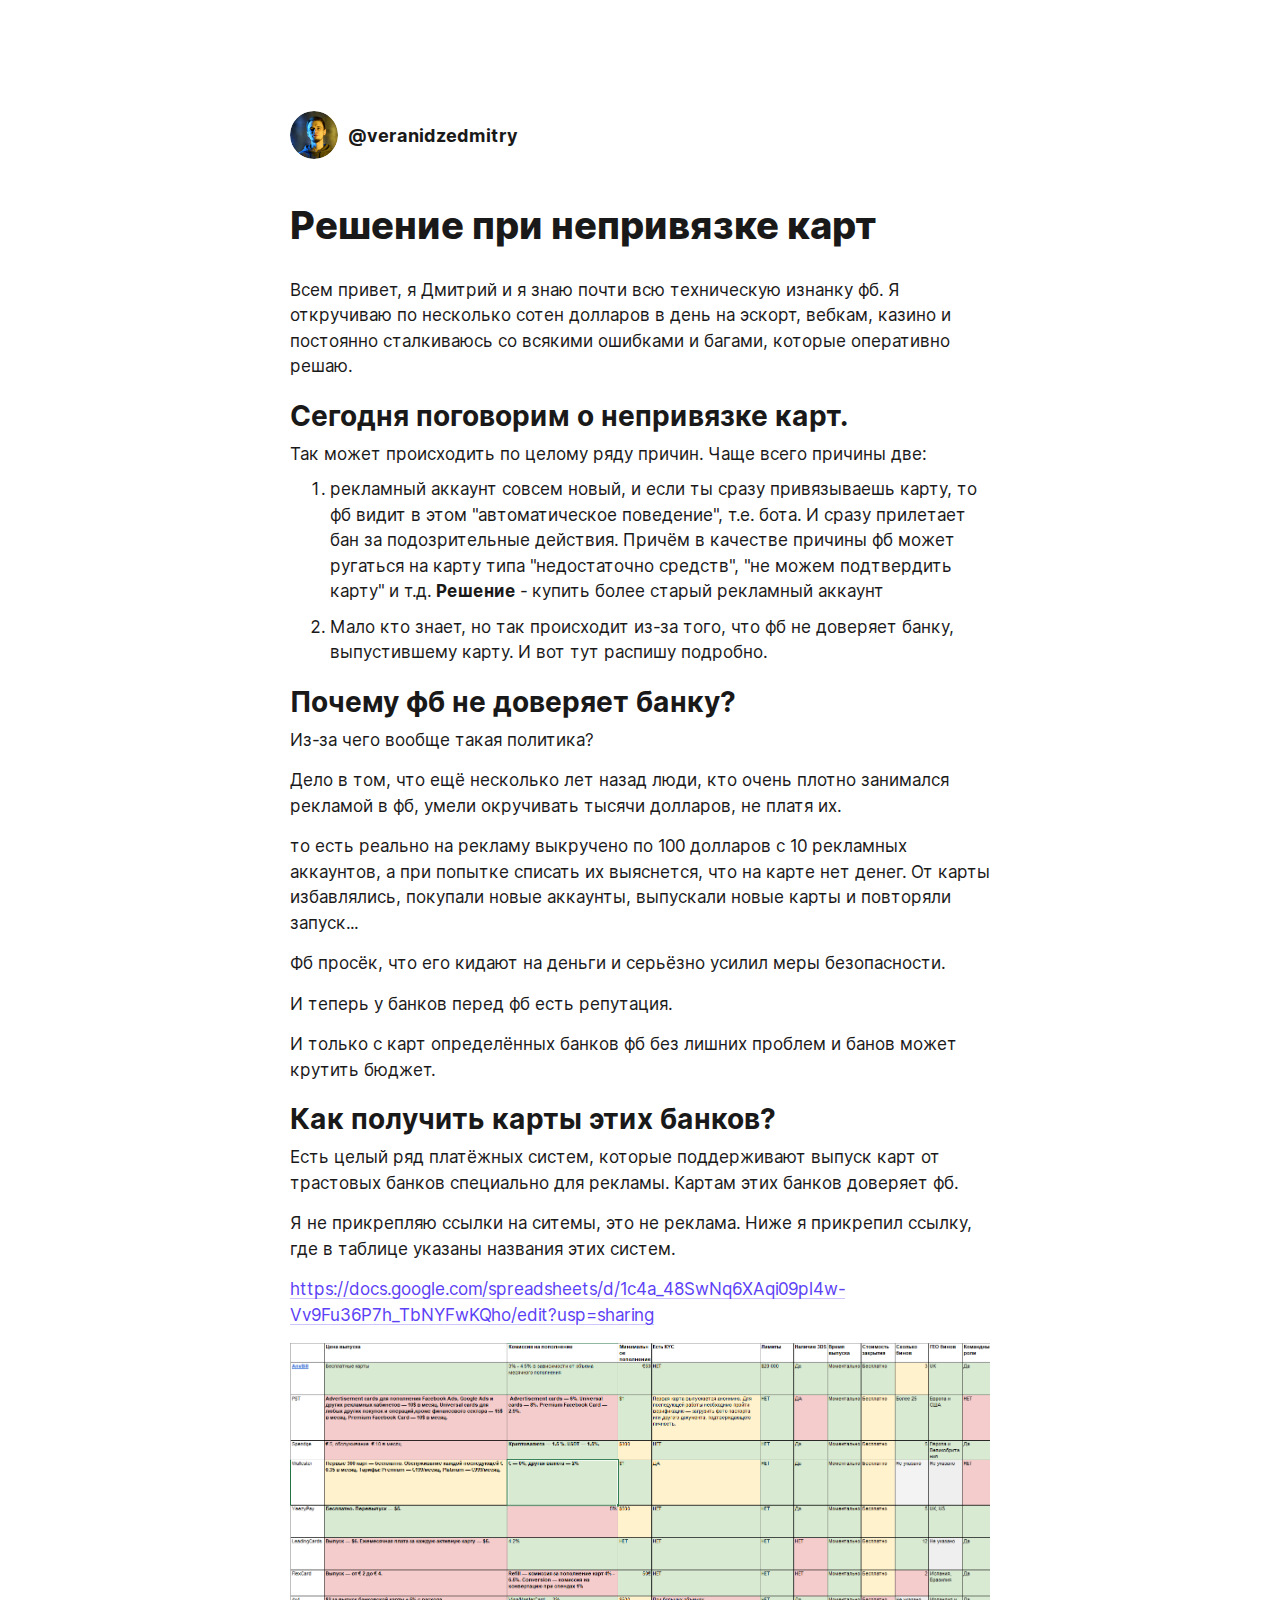
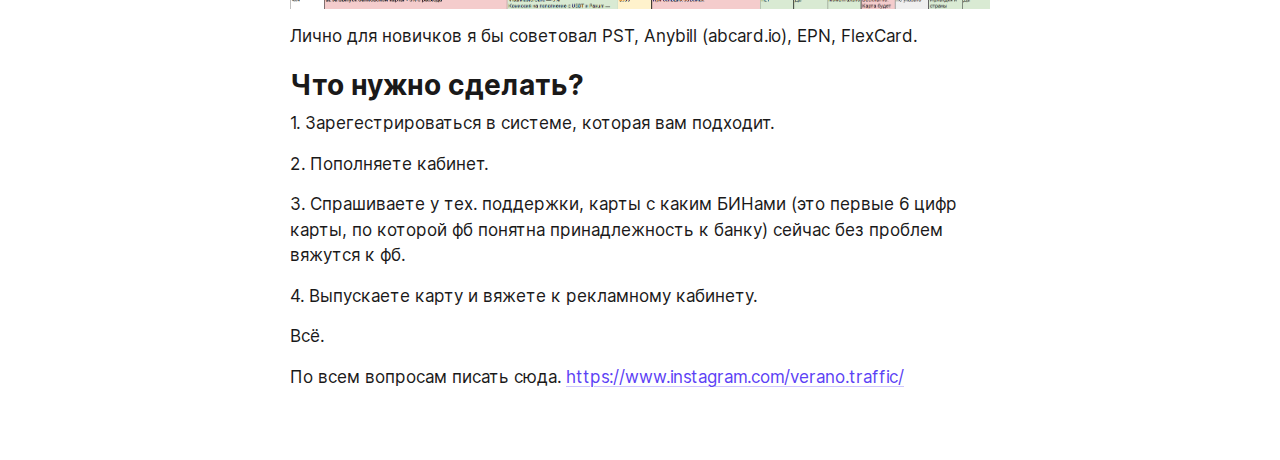
<file: index.html>
<!DOCTYPE html><html lang="ru" data-theme="auto" data-head-attrs="lang,data-theme" data-scrapbook-source="https://teletype.in/@veranidzedmitry/qoxQqYpsVEd" data-scrapbook-create="20240607031858937" data-scrapbook-title="Решение при непривязке карт — Teletype"><head>
  
  <title>Решение при непривязке карт — Teletype</title><meta http-equiv="content-type" content="text/html; charset=UTF-8"><meta name="viewport" content="width=device-width, initial-scale=1, user-scalable=no"><meta name="apple-mobile-web-app-capable" content="yes"><meta name="apple-mobile-web-app-status-bar-style" content="default"><meta name="theme-color" content="#FFFFFF"><meta property="og:url" content="https://teletype.in/@veranidzedmitry/qoxQqYpsVEd"><meta property="og:site_name" content="Teletype"><meta property="tg:site_verification" content="g7j8/rPFXfhyrq5q0QQV7EsYWv4="><meta property="fb:app_id" content="560168947526654"><meta property="fb:pages" content="124472808071141"><meta property="twitter:card" content="summary_large_image"><link rel="canonical" href="https://teletype.in/@veranidzedmitry/qoxQqYpsVEd"><link rel="alternate" href="https://teletype.in/@veranidzedmitry/qoxQqYpsVEd" hreflang="x-default"><link rel="icon" type="image/x-icon" href="favicon.ico"><link rel="icon" type="image/svg+xml" href="favicon.f39059fb.svg"><link rel="apple-touch-icon" href="https://teletype.in/static/apple-touch-icon.39e27d32.png"><link rel="search" type="application/opensearchdescription+xml" title="Teletype" href="https://teletype.in/opensearch.xml"><meta name="robots" content="noindex"><meta name="format-detection" content="telephone=no"><meta property="og:type" content="article"><meta name="author" content="@veranidzedmitry"><meta name="description" content="Всем привет, я Дмитрий и я знаю почти всю техническую изнанку фб. Я откручиваю по несколько сотен долларов в день на эскорт, вебкам..."><meta property="author" content="@veranidzedmitry"><meta property="og:updated_time" content="2024-06-07T03:18:28.275Z"><meta property="og:title" content="Решение при непривязке карт"><meta property="twitter:title" content="Решение при непривязке карт"><meta property="og:description" content="Всем привет, я Дмитрий и я знаю почти всю техническую изнанку фб. Я откручиваю по несколько сотен долларов в день на эскорт, вебкам..."><meta property="twitter:description" content="Всем привет, я Дмитрий и я знаю почти всю техническую изнанку фб. Я откручиваю по несколько сотен долларов в день на эскорт, вебкам..."><meta property="og:image" content="https://img1.teletype.in/files/86/12/8612a0f7-f57b-4484-a6b4-b78ef4cbf179.png"><meta property="twitter:image" content="https://img1.teletype.in/files/86/12/8612a0f7-f57b-4484-a6b4-b78ef4cbf179.png"><meta property="og:image:type" content="image/png"><meta property="og:image:width" content="1200"><meta property="og:image:height" content="630"><meta property="article:author" content="@veranidzedmitry"><meta property="article:author_url" content="https://teletype.in/@veranidzedmitry"><meta property="article:published_time" content="2024-06-06T19:43:03.759Z"><meta property="article:modified_time" content="2024-06-07T03:18:28.275Z"><meta http-equiv="content-type" content="text/html; charset=UTF-8"><meta name="head:count" content="39"><link rel="stylesheet" href="main-page.877e2d8a.css"><link rel="stylesheet" href="editor-page.910c3e4f.css"><link rel="stylesheet" href="donations.3f7d9c6f.css"><link rel="stylesheet" href="lebedev.321fd2b5.css">
  <!-- Meta Pixel Code -->
<script>
!function(f,b,e,v,n,t,s)
{if(f.fbq)return;n=f.fbq=function(){n.callMethod?
n.callMethod.apply(n,arguments):n.queue.push(arguments)};
if(!f._fbq)f._fbq=n;n.push=n;n.loaded=!0;n.version='2.0';
n.queue=[];t=b.createElement(e);t.async=!0;
t.src=v;s=b.getElementsByTagName(e)[0];
s.parentNode.insertBefore(t,s)}(window, document,'script',
'https://connect.facebook.net/en_US/fbevents.js');
fbq('init', '7402644579844112');
fbq('track', 'PageView');
</script>
<noscript><img height="1" width="1" style="display:none"
src="https://www.facebook.com/tr?id=7402644579844112&ev=PageView&noscript=1"
/></noscript>
<!-- End Meta Pixel Code -->
  
  
  
  
  
  
  
  <link rel="stylesheet" href="donations.3f7d9c6f.css">
  <link rel="stylesheet" href="editor-page.910c3e4f.css">
  <link rel="stylesheet" href="lebedev.321fd2b5.css">
  <link rel="stylesheet" href="main-page.877e2d8a.css">
  <link rel="stylesheet" href="login-page.edbd77ac.css">
  <link rel="stylesheet" href="popups.73162e49.css">
  <link rel="stylesheet" href="shared.45bd35e2.css">
  <link rel="stylesheet" href="index.a494c2b0.css">
<link rel="stylesheet" href="shared.16a89ae8.css"><style id="ysTextCssRule">@font-face {
        font-family: "YS Text Variable";
        src: url("") format("woff2");
        font-weight: 400 700;
        font-display: optional;
    }</style><link rel="stylesheet" href="shared.2298ee49.css"><style>#180cb20a0a{width:1px;height:1px;position:relative;}</style><style>#id6690{width:1px;height:1px;top:0px;left:0px;position:absolute;}</style><script data-scrapbook-elem="custom-elements-loader">(function (names) { if (!customElements) { return; } for (const name of names) { customElements.define(name, class CustomElement extends HTMLElement {}); } })(["translation-icon","translation-box"])</script></head>

<body><div id="app" style=""><div class="layout" data-v-9d66386d=""><div class="menu" data-v-9d66386d="" data-v-05f70caa=""><div class="menu__backdrop" data-v-05f70caa=""></div><div class="menu__wrap" style="" data-v-05f70caa=""><div class="menu__item" data-v-05f70caa=""><a href="https://teletype.in/" class="menu__logo_image" data-v-05f70caa=""><!--[--><path d="M0 1.288v2.11h3.368v5.18c0 2.302 1.368 2.782 3.367 2.782 1.263 0 1.79-.192 1.79-.192V9.153s-.316.096-.948.096c-.947 0-1.263-.288-1.263-1.15V3.397h3.579v-2.11H0Zm9.674 4.988c0 2.916 1.789 5.275 5.472 5.275 4.526 0 5.157-3.549 5.157-3.549h-2.947s-.315 1.535-2.104 1.535c-1.768 0-2.484-1.151-2.61-2.686h7.745s.021-.345.021-.575C20.408 3.36 18.746 1 15.146 1c-3.599 0-5.472 2.36-5.472 5.276Zm5.472-3.262c1.453 0 2.042.883 2.232 2.11h-4.652c.252-1.227.968-2.11 2.42-2.11Zm14.098 6.139h-5.367V1.288H20.93v9.976h8.314v-2.11Zm-.33-2.877c0 2.916 1.789 5.275 5.472 5.275 4.526 0 5.157-3.549 5.157-3.549h-2.947s-.315 1.535-2.104 1.535c-1.768 0-2.484-1.151-2.61-2.686h7.745s.021-.345.021-.575C39.648 3.36 37.986 1 34.386 1c-3.599 0-5.472 2.36-5.472 5.276Zm5.472-3.262c1.453 0 2.042.883 2.231 2.11h-4.651c.252-1.227.968-2.11 2.42-2.11Zm4.937-1.726v2.11h3.367v5.18c0 2.302 1.369 2.782 3.368 2.782 1.263 0 1.79-.192 1.79-.192V9.153s-.316.096-.948.096c-.947 0-1.263-.288-1.263-1.15V3.397h3.578v-2.11h-9.892Zm21.153 0H57.32l-2.168 6.58-2.673-6.58H49.32l4.42 9.976c-.421.92-.842 1.438-1.895 1.438a5.269 5.269 0 0 1-1.368-.191v2.206s.842.287 1.895.287c2.21 0 3.346-1.17 4.21-3.453l3.893-10.263Zm.312 13.429h2.947v-4.509h.105s.947 1.343 3.262 1.343c3.157 0 4.736-2.494 4.736-5.275C71.838 3.494 70.259 1 67.102 1c-2.42 0-3.368 1.63-3.368 1.63h-.105V1.289h-2.841v13.429Zm2.841-8.441c0-1.804.842-3.262 2.631-3.262 1.79 0 2.631 1.458 2.631 3.262 0 1.803-.842 3.261-2.63 3.261-1.79 0-2.632-1.458-2.632-3.261Zm8.637 0c0 2.916 1.789 5.275 5.472 5.275 4.525 0 5.157-3.549 5.157-3.549h-2.947s-.316 1.535-2.105 1.535c-1.768 0-2.483-1.151-2.61-2.686h7.746S83 6.506 83 6.276C83 3.36 81.337 1 77.738 1c-3.6 0-5.472 2.36-5.472 5.276Zm5.472-3.262c1.452 0 2.042.883 2.231 2.11h-4.651c.252-1.227.968-2.11 2.42-2.11Z"></path></svg><!--]--></a></div><div class="menu__split" data-v-05f70caa=""></div><div class="menu__item" data-v-05f70caa=""><!--[--><!----><div class="menu__buttons" data-v-05f70caa=""><!----><!--[--><!--[--><div class="button__content" data-v-36f1b7f7=""><!--[--><!----><!--[--><span class="button__text" data-v-36f1b7f7=""></div><!----><!----><!--]--></a></div><!--]--></div></div><!----></div><div class="layout__content m_main article" data-v-9d66386d=""><div class="article__container" itemscope="" itemtype="http://schema.org/Article" data-v-9d66386d=""><header class="article__header" data-v-9d66386d=""><div class="article__status" data-v-9d66386d=""><!----><!----></div><div class="article__author" data-v-9d66386d=""><a href="https://www.instagram.com/verano.traffic/" class="article__author_link" data-v-9d66386d=""><!--[--><div class="userpic m_size_auto article__author_userpic" data-v-9d66386d="" data-v-cd5b4557=""><div class="userpic__pic" style="background-image:url(&quot;4f11e1a6-0f65-4b3e-bf6f-0976183f0afd.png&quot;);" data-v-cd5b4557=""></div></div><div class="article__author_content" data-v-9d66386d=""><div class="article__author_name" data-v-9d66386d=""><span data-v-9d66386d="">@veranidzedmitry</span><!----></div><!----></div><!--]--></a><div class="article__author_actions" data-v-9d66386d=""><div data-v-9d66386d="" class="article__author_action"><div data-v-36f1b7f7="" class="button__content"><!----><span></span><!----></div><!----><!----></button></div><!----></div></div><div class="article__badges" data-v-9d66386d=""><!----><div class="article__badges_item" data-v-9d66386d=""></div></div><h1 class="article__header_title" itemprop="headline" data-v-9d66386d="">Решение при непривязке карт</h1></header><article class="article__content text" itemprop="articleBody" data-v-9d66386d=""><!--[--><p data-anchor="iO6b" data-node-id="1"><a name="iO6b"></a><!--[--><!--]--><!--[-->Всем привет, я Дмитрий и я знаю почти всю техническую изнанку фб. Я откручиваю по несколько сотен долларов в день на эскорт, вебкам, казино и постоянно сталкиваюсь со всякими ошибками и багами, которые оперативно решаю. <!--]--></p><h2 data-anchor="My6v" data-node-id="2"><a name="My6v"></a><!--[--><!--]--><!--[-->Сегодня поговорим о непривязке карт.<!--]--></h2><p data-anchor="DH6p" data-node-id="3"><a name="DH6p"></a><!--[--><!--]--><!--[-->Так может происходить по целому ряду причин. Чаще всего причины две:<!--]--></p><ol data-anchor="3VQJ" data-node-id="4"><!----><!--[--><!--]--><!--[--><li data-anchor="tPe1" data-node-id="5"><a name="tPe1"></a><!--[--><!--]--><!--[-->рекламный аккаунт совсем новый, и если ты сразу привязываешь карту, то фб видит в этом "автоматическое поведение", т.е. бота. И сразу прилетает бан за подозрительные действия. Причём в качестве причины фб может ругаться на карту типа "недостаточно средств", "не можем подтвердить карту" и т.д. <strong data-node-id="6">Решение </strong>- купить более старый рекламный аккаунт<!--]--></li><li data-anchor="fSw8" data-node-id="7"><a name="fSw8"></a><!--[--><!--]--><!--[-->Мало кто знает, но так происходит из-за того, что фб не доверяет банку, выпустившему карту. И вот тут распишу подробно.<!--]--></li><!--]--></ol><h2 data-anchor="sOU3" data-node-id="8"><a name="sOU3"></a><!--[--><!--]--><!--[-->Почему фб не доверяет банку?<!--]--></h2><p data-anchor="E0Bf" data-node-id="9"><a name="E0Bf"></a><!--[--><!--]--><!--[-->Из-за чего вообще такая политика?<!--]--></p><p data-anchor="ZQUC" data-node-id="10"><a name="ZQUC"></a><!--[--><!--]--><!--[-->Дело в том, что ещё несколько лет назад люди, кто очень плотно занимался рекламой в фб, умели окручивать тысячи долларов, не платя их.<!--]--></p><p data-anchor="aHVN" data-node-id="11"><a name="aHVN"></a><!--[--><!--]--><!--[-->то есть реально на рекламу выкручено по 100 долларов с 10 рекламных аккаунтов, а при попытке списать их выяснется, что на карте нет денег. От карты избавлялись, покупали новые аккаунты, выпускали новые карты и повторяли запуск...<!--]--></p><p data-anchor="wdLc" data-node-id="12"><a name="wdLc"></a><!--[--><!--]--><!--[-->Фб просёк, что его кидают на деньги и серьёзно усилил меры безопасности.<!--]--></p><p data-anchor="1QUm" data-node-id="13"><a name="1QUm"></a><!--[--><!--]--><!--[-->И теперь у банков перед фб есть репутация.<!--]--></p><p data-anchor="jBOq" data-node-id="14"><a name="jBOq"></a><!--[--><!--]--><!--[-->И только с карт определённых банков фб без лишних проблем и банов может крутить бюджет.<!--]--></p><h2 data-anchor="vcd0" data-node-id="15"><a name="vcd0"></a><!--[--><!--]--><!--[-->Как получить карты этих банков?<!--]--></h2><p data-anchor="uXUy" data-node-id="16"><a name="uXUy"></a><!--[--><!--]--><!--[-->Есть целый ряд платёжных систем, которые поддерживают выпуск карт от трастовых банков специально для рекламы. Картам этих банков доверяет фб.<!--]--></p><p data-anchor="bLSX" data-node-id="17"><a name="bLSX"></a><!--[--><!--]--><!--[-->Я не прикрепляю ссылки на ситемы, это не реклама. Ниже я прикрепил ссылку, где в таблице указаны названия этих систем. <!--]--></p><p data-anchor="gzMi" data-node-id="18"><a name="gzMi"></a><!--[--><!--]--><!--[--><a href="https://docs.google.com/spreadsheets/d/1c4a_48SwNq6XAqi09pl4w-Vv9Fu36P7h_TbNYFwKQho/edit?usp=sharing" target="_blank" data-node-id="19"><!--[-->https://docs.google.com/spreadsheets/d/1c4a_48SwNq6XAqi09pl4w-Vv9Fu36P7h_TbNYFwKQho/edit?usp=sharing<!--]--></a><!--]--></p><figure class="m_column" data-anchor="EtGv" itemscope="" itemtype="http://schema.org/ImageObject" data-node-id="20"><a name="EtGv"></a><!--[--><!--]--><div class="wrap"><!----><!--[--><noscript><img src="ea0266b5-0574-48bd-bad3-dc59ed419ae8.png" itemprop="contentUrl"></noscript><img src="ea0266b5-0574-48bd-bad3-dc59ed419ae8.png" id="EtGv" width="1557" height="591" class=""><!--]--><!----></div><!--[--><!--[--><!----><!--]--><!--]--></figure><p data-anchor="8lX9" data-node-id="22"><a name="8lX9"></a><!--[--><!--]--><!--[-->Лично для новичков я бы советовал PST, Anybill (abcard.io), EPN, FlexCard.<!--]--></p><h2 data-anchor="0XyL" data-node-id="23"><a name="0XyL"></a><!--[--><!--]--><!--[-->Что нужно сделать?<!--]--></h2><p data-anchor="zMns" data-node-id="24"><a name="zMns"></a><!--[--><!--]--><!--[-->1. Зарегестрироваться в системе, которая вам подходит.<!--]--></p><p data-anchor="SnZ6" data-node-id="25"><a name="SnZ6"></a><!--[--><!--]--><!--[-->2. Пополняете кабинет.<!--]--></p><p data-anchor="z8E2" data-node-id="26"><a name="z8E2"></a><!--[--><!--]--><!--[-->3. Спрашиваете у тех. поддержки, карты с каким БИНами (это первые 6 цифр карты, по которой фб понятна принадлежность к банку) сейчас без проблем вяжутся к фб.<!--]--></p><p data-anchor="wUuA" data-node-id="27"><a name="wUuA"></a><!--[--><!--]--><!--[-->4. Выпускаете карту и вяжете к рекламному кабинету.<!--]--></p><p data-anchor="8mBa" data-node-id="28"><a name="8mBa"></a><!--[--><!--]--><!--[-->Всё.<!--]--></p><p data-anchor="DLlK" data-node-id="29"><a name="DLlK"></a><!--[--><!--]--><!--[-->По всем вопросам писать сюда. <a href="https://www.instagram.com/verano.traffic/" target="_blank" data-node-id="30"><!--[-->https://www.instagram.com/verano.traffic/<!--]--></a><!--]--></p><!--]--></article><!----><div></div></div></div></div></div></div></div></div>


<noscript data-meta-body="true"><img src="42100904.gif" style="position:absolute; left:-9999px;" alt=""></noscript><translation-icon hide="true" style="display: none;" data-scrapbook-shadowdom="<style>
            :host {
                position: absolute;
                z-index: 99990;
                width: 28px;
                height: 28px;
                max-width: 28px;
                max-height: 28px;
                display: none;
                align-items: center;
                justify-content: center;
                border-radius: 6px;
                cursor: pointer;
                background: rgb(82,1,126);
                background: #75c3ff;
            }

            :host:hover {
                border: 2px solid #fff;
            }

            .icon {
                width: 24px;
                height: 24px;
            }
        </style><img class=&quot;icon&quot; src=&quot;3c7d67dc-1718-41fa-b0f7-988f65271f89.svg&quot;>"></translation-icon><translation-box hide="true" langs="[{&quot;code&quot;:&quot;auto&quot;,&quot;name&quot;:&quot;Auto Select&quot;,&quot;selected&quot;:true},{&quot;code&quot;:&quot;AM&quot;,&quot;name&quot;:&quot;Amharic&quot;,&quot;selected&quot;:false},{&quot;code&quot;:&quot;AR&quot;,&quot;name&quot;:&quot;Arabic&quot;,&quot;selected&quot;:false},{&quot;code&quot;:&quot;BN&quot;,&quot;name&quot;:&quot;Bangla&quot;,&quot;selected&quot;:false},{&quot;code&quot;:&quot;BG&quot;,&quot;name&quot;:&quot;Bulgarian&quot;,&quot;selected&quot;:false},{&quot;code&quot;:&quot;CA&quot;,&quot;name&quot;:&quot;Catalan&quot;,&quot;selected&quot;:false},{&quot;code&quot;:&quot;ZH&quot;,&quot;name&quot;:&quot;Chinese&quot;,&quot;selected&quot;:false},{&quot;code&quot;:&quot;HR&quot;,&quot;name&quot;:&quot;Croatian&quot;,&quot;selected&quot;:false},{&quot;code&quot;:&quot;CS&quot;,&quot;name&quot;:&quot;Czech&quot;,&quot;selected&quot;:false},{&quot;code&quot;:&quot;DA&quot;,&quot;name&quot;:&quot;Danish&quot;,&quot;selected&quot;:false},{&quot;code&quot;:&quot;NL&quot;,&quot;name&quot;:&quot;Dutch&quot;,&quot;selected&quot;:false},{&quot;code&quot;:&quot;EN&quot;,&quot;name&quot;:&quot;English&quot;,&quot;selected&quot;:false},{&quot;code&quot;:&quot;ET&quot;,&quot;name&quot;:&quot;Estonian&quot;,&quot;selected&quot;:false},{&quot;code&quot;:&quot;FA&quot;,&quot;name&quot;:&quot;Persian&quot;,&quot;selected&quot;:false},{&quot;code&quot;:&quot;FIL&quot;,&quot;name&quot;:&quot;Filipino&quot;,&quot;selected&quot;:false},{&quot;code&quot;:&quot;FI&quot;,&quot;name&quot;:&quot;Finnish&quot;,&quot;selected&quot;:false},{&quot;code&quot;:&quot;FR&quot;,&quot;name&quot;:&quot;French&quot;,&quot;selected&quot;:false},{&quot;code&quot;:&quot;DE&quot;,&quot;name&quot;:&quot;German&quot;,&quot;selected&quot;:false},{&quot;code&quot;:&quot;GU&quot;,&quot;name&quot;:&quot;Gujarati&quot;,&quot;selected&quot;:false},{&quot;code&quot;:&quot;EL&quot;,&quot;name&quot;:&quot;Greek&quot;,&quot;selected&quot;:false},{&quot;code&quot;:&quot;HE&quot;,&quot;name&quot;:&quot;Hebrew&quot;,&quot;selected&quot;:false},{&quot;code&quot;:&quot;HI&quot;,&quot;name&quot;:&quot;Hindi&quot;,&quot;selected&quot;:false},{&quot;code&quot;:&quot;HU&quot;,&quot;name&quot;:&quot;Hungarian&quot;,&quot;selected&quot;:false},{&quot;code&quot;:&quot;ID&quot;,&quot;name&quot;:&quot;Indonesian&quot;,&quot;selected&quot;:false},{&quot;code&quot;:&quot;IT&quot;,&quot;name&quot;:&quot;Italian&quot;,&quot;selected&quot;:false},{&quot;code&quot;:&quot;JA&quot;,&quot;name&quot;:&quot;Japanese&quot;,&quot;selected&quot;:false},{&quot;code&quot;:&quot;KN&quot;,&quot;name&quot;:&quot;Kannada&quot;,&quot;selected&quot;:false},{&quot;code&quot;:&quot;KO&quot;,&quot;name&quot;:&quot;Korean&quot;,&quot;selected&quot;:false},{&quot;code&quot;:&quot;LV&quot;,&quot;name&quot;:&quot;Latvian&quot;,&quot;selected&quot;:false},{&quot;code&quot;:&quot;LT&quot;,&quot;name&quot;:&quot;Lithuanian&quot;,&quot;selected&quot;:false},{&quot;code&quot;:&quot;ML&quot;,&quot;name&quot;:&quot;Malayalam&quot;,&quot;selected&quot;:false},{&quot;code&quot;:&quot;MR&quot;,&quot;name&quot;:&quot;Marathi&quot;,&quot;selected&quot;:false},{&quot;code&quot;:&quot;MS&quot;,&quot;name&quot;:&quot;Malay&quot;,&quot;selected&quot;:false},{&quot;code&quot;:&quot;NO&quot;,&quot;name&quot;:&quot;Norwegian&quot;,&quot;selected&quot;:false},{&quot;code&quot;:&quot;PL&quot;,&quot;name&quot;:&quot;Polish&quot;,&quot;selected&quot;:false},{&quot;code&quot;:&quot;PT&quot;,&quot;name&quot;:&quot;Portuguese&quot;,&quot;selected&quot;:false},{&quot;code&quot;:&quot;RO&quot;,&quot;name&quot;:&quot;Romanian&quot;,&quot;selected&quot;:false},{&quot;code&quot;:&quot;RU&quot;,&quot;name&quot;:&quot;Russian&quot;,&quot;selected&quot;:false},{&quot;code&quot;:&quot;SR&quot;,&quot;name&quot;:&quot;Serbian&quot;,&quot;selected&quot;:false},{&quot;code&quot;:&quot;SK&quot;,&quot;name&quot;:&quot;Slovak&quot;,&quot;selected&quot;:false},{&quot;code&quot;:&quot;SL&quot;,&quot;name&quot;:&quot;Slovenian&quot;,&quot;selected&quot;:false},{&quot;code&quot;:&quot;ES&quot;,&quot;name&quot;:&quot;Spanish&quot;,&quot;selected&quot;:false},{&quot;code&quot;:&quot;SV&quot;,&quot;name&quot;:&quot;Swedish&quot;,&quot;selected&quot;:false},{&quot;code&quot;:&quot;SW&quot;,&quot;name&quot;:&quot;Swahili&quot;,&quot;selected&quot;:false},{&quot;code&quot;:&quot;TA&quot;,&quot;name&quot;:&quot;Tamil&quot;,&quot;selected&quot;:false},{&quot;code&quot;:&quot;TE&quot;,&quot;name&quot;:&quot;Telugu&quot;,&quot;selected&quot;:false},{&quot;code&quot;:&quot;TR&quot;,&quot;name&quot;:&quot;Turkish&quot;,&quot;selected&quot;:false},{&quot;code&quot;:&quot;TH&quot;,&quot;name&quot;:&quot;Thai&quot;,&quot;selected&quot;:false},{&quot;code&quot;:&quot;UK&quot;,&quot;name&quot;:&quot;Ukrainian&quot;,&quot;selected&quot;:false},{&quot;code&quot;:&quot;VI&quot;,&quot;name&quot;:&quot;Vietnamese&quot;,&quot;selected&quot;:false}]" style="display: none;" data-scrapbook-shadowdom="<style>
            :host {
                box-sizing: border-box;
                position: absolute;
                top: 0;
                left: 0;
                z-index: 99999;
                background-color: white;
                border: 1px solid #DDDDDD;
                border-radius: 20px;
                width: 370px;
                height: 219px;
                overflow: hidden;
                color: #000;
                display: flex;
                flex-direction: column;
                align-items: center;
                justify-content: flex-start;
                column-gap: 10px;
            }

            :host[hide] {
                display: none;
            }

            :host[top=&quot;true&quot;] {
                bottom: 0;
            }

            .header {
                box-sizing: border-box;
                postion: relative;
                display: flex;
                flex-direction: row;
                align-items: center;
                justify-content: space-between;
                column-gap: 10px;
                height: 50px;
                width: 100%;
                min-height: 50px;
                padding: 6px 10px;
                border-radius: 19px 19px 0px 0px;
                background: rgb(82,1,126);
                background: #01002e;
            }

            .close-button {
                width: 12px;
                height: 12px;
                display: flex;
                align-items: center;
                justify-content: center;
                font-size: 8px;
                color: #01002e;
                border-radius: 50%;
                border: 1px solid #d293ff;
                background-color: #d293ff;
                margin-top: -20px;
                margin-right: -2px;
                cursor: pointer;
            }

            .header-text {
                font-size: 14px;
                font-weight: bold;
                color: #75c3ff;
            }

            .result-area {
                box-sizing: border-box;
                min-height: 48px;
                width: 100%;
                overflow: auto;
                display: flex;
                flex-direction: row;
            }

            .result-area-text {
                font-size: 14px;
                padding: 10px;
                width: 90%;
            }

            .result-area-right {
                width: 10%;
                padding-top: 10px;
            }

            .copy-icon {
                width: 24px;
                height: 24px;
                cursor: pointer;
            }

            .language{
                width: 152px;
                height: 32px;
                background: #FFFFFF;
                border-radius: 46px;
                position: relative;
            }

            .language.focused{
                border-radius: 24px 24px 0 0;
            }

            .language:first-child{
                margin-left: 18px;
            }

            .language_name::first-letter {
                text-transform: uppercase;
            }

            .language .selected_language{
                box-sizing: border-box;
                -webkit-appearance: none;
                outline: none;
                width: 100%;
                height: 100%;
                background: #d293ff;
                border: 1px solid #75C3FF;
                border-radius: 46px;
                font-family: 'Helvetica', sans-serif;
                font-style: normal;
                font-weight: 700;
                font-size: 14px;
                line-height: 25px;
                text-align: center;
                color: #01002e;
                display: flex;
                align-items: center;
                justify-content: center;
                overflow: hidden;
            }

            .language.focused .selected_language{
                border-radius: 24px 24px 0 0;
            }

            .selected_language_control{
                box-sizing: border-box;
                background: #FFFFFF;
                border: 1px solid #75C3FF;
                border-top: none;
                box-shadow: 0 0 14px rgba(0, 0, 0, 0.25);
                position: absolute;
                top:32px;
                left:0;
                width: 100%;
                z-index: 2;
                border-bottom-right-radius: 24px;
                border-bottom-left-radius: 24px;
                height: 170px;
                overflow: hidden;
                display: none;
            }

            .language.focused .selected_language_control{
                box-sizing: border-box;
                display: flex;
                flex-direction: column;
                align-items: center;
                justify-content: flex-start;
                row-gap: 8px;
            }

            .language .search_input{
                box-sizing: border-box;
                width: 100%;
                height: 35px;
                min-height: 35px;
                background-color: #3E3E3E;
                box-shadow: 0 -3px 4px rgba(0, 0, 0, 0.25);
                background-image: url(&quot;urn:scrapbook:download:error:https://teletype.in/assets/search.svg&quot;);
                background-position: 95px center;
                background-repeat: no-repeat;
                background-size: 24px 24px;
                display: flex;
                align-items: center;
            }

            .language .search_input input{
                box-sizing: border-box;
                background-color: transparent;
                width: 100%;
                font-weight: 600;
                font-size: 14px;
                line-height: 21px;
                outline: none;
                color: #FFFFFF;
                border: none;
                padding-left: 45px;
            }

            .language .search_input input::-webkit-input-placeholder {
                color: #FFFFFF;
            }

            .language .search_input input:hover {
                text-decoration: underline;
            }

            .language_list_wrapper {
                box-sizing: border-box;
                width: 100%;
                overflow-y: auto;
                overflow-x: hidden;
            }

            .language_list_wrapper::-webkit-scrollbar {
                width: 4px;
            }

            .language_list_wrapper::-webkit-scrollbar-thumb {
                background-color: #3E3E3E;
                border-radius: 6px;
            }

            .language_list_wrapper::-webkit-scrollbar-track {
                background-color: #FFFFFF;
            }

            .language_list {
                box-sizing: border-box;
                width: 100%;
                display: flex;
                flex-direction: column;
                align-items: flex-start;
                justify-content: center;
                row-gap: 5px;
                padding: 10px 10px;
            }

            .language_list_item {
                box-sizing: border-box;
                width: 100%;
                padding: 4px 10px;
                border-radius: 30px;
            }
            .language_list_item.hidden {
                display: none;
            }

            .language_list_item:hover {
                background: #E4E4E4;
            }

            .language_list_item[selected] {
                background: #75C3FF;
            }

            .lds-ripple {
                display: inline-block;
                position: relative;
                width: 80px;
                height: 80px;
                margin-left: 120px;
                margin-top: 30px;
            }
            .lds-ripple div {
                position: absolute;
                border: 4px solid #5829E2;
                opacity: 1;
                border-radius: 50%;
                animation: lds-ripple 1s cubic-bezier(0, 0.2, 0.8, 1) infinite;
            }
            .lds-ripple div:nth-child(2) {
                animation-delay: -0.5s;
            }
            @keyframes lds-ripple {
                0% {
                    top: 36px;
                    left: 36px;
                    width: 0;
                    height: 0;
                    opacity: 0;
                }
                4.9% {
                    top: 36px;
                    left: 36px;
                    width: 0;
                    height: 0;
                    opacity: 0;
                }
                5% {
                    top: 36px;
                    left: 36px;
                    width: 0;
                    height: 0;
                    opacity: 1;
                }
                100% {
                    top: 0;
                    left: 0;
                    width: 72px;
                    height: 72px;
                    opacity: 0;
                }
            }

            .icon {
                width: 24px;
                height: 24px;
            }
        </style><div class=&quot;header&quot;><img class=&quot;icon&quot; src=&quot;ea8caa65-2ac9-4fab-bb85-bb337d7bdc3b.svg&quot;><div class=&quot;header-text&quot;>Translate to:</div><div><div class=&quot;language result_language&quot;><div class=&quot;selected_language&quot;><span class=&quot;language_name&quot;></span><div class=&quot;selected_language_control&quot;><div class=&quot;search_input&quot;><input type=&quot;text&quot; placeholder=&quot;Search&quot; name=&quot;result&quot; value=&quot;&quot;></div><div class=&quot;language_list_wrapper&quot;><div class=&quot;language_list&quot;><option class=&quot;language_list_item f&quot; value=&quot;Amharic&quot;>Amharic</option><option class=&quot;language_list_item f&quot; value=&quot;Arabic&quot;>Arabic</option><option class=&quot;language_list_item f&quot; value=&quot;Bangla&quot;>Bangla</option><option class=&quot;language_list_item f&quot; value=&quot;Bulgarian&quot;>Bulgarian</option><option class=&quot;language_list_item f&quot; value=&quot;Catalan&quot;>Catalan</option><option class=&quot;language_list_item f&quot; value=&quot;Chinese&quot;>Chinese</option><option class=&quot;language_list_item f&quot; value=&quot;Croatian&quot;>Croatian</option><option class=&quot;language_list_item f&quot; value=&quot;Czech&quot;>Czech</option><option class=&quot;language_list_item f&quot; value=&quot;Danish&quot;>Danish</option><option class=&quot;language_list_item f&quot; value=&quot;Dutch&quot;>Dutch</option><option class=&quot;language_list_item f&quot; value=&quot;English&quot;>English</option><option class=&quot;language_list_item f&quot; value=&quot;Estonian&quot;>Estonian</option><option class=&quot;language_list_item f&quot; value=&quot;Persian&quot;>Persian</option><option class=&quot;language_list_item f&quot; value=&quot;Filipino&quot;>Filipino</option><option class=&quot;language_list_item f&quot; value=&quot;Finnish&quot;>Finnish</option><option class=&quot;language_list_item f&quot; value=&quot;French&quot;>French</option><option class=&quot;language_list_item f&quot; value=&quot;German&quot;>German</option><option class=&quot;language_list_item f&quot; value=&quot;Gujarati&quot;>Gujarati</option><option class=&quot;language_list_item f&quot; value=&quot;Greek&quot;>Greek</option><option class=&quot;language_list_item f&quot; value=&quot;Hebrew&quot;>Hebrew</option><option class=&quot;language_list_item f&quot; value=&quot;Hindi&quot;>Hindi</option><option class=&quot;language_list_item f&quot; value=&quot;Hungarian&quot;>Hungarian</option><option class=&quot;language_list_item f&quot; value=&quot;Indonesian&quot;>Indonesian</option><option class=&quot;language_list_item f&quot; value=&quot;Italian&quot;>Italian</option><option class=&quot;language_list_item f&quot; value=&quot;Japanese&quot;>Japanese</option><option class=&quot;language_list_item f&quot; value=&quot;Kannada&quot;>Kannada</option><option class=&quot;language_list_item f&quot; value=&quot;Korean&quot;>Korean</option><option class=&quot;language_list_item f&quot; value=&quot;Latvian&quot;>Latvian</option><option class=&quot;language_list_item f&quot; value=&quot;Lithuanian&quot;>Lithuanian</option><option class=&quot;language_list_item f&quot; value=&quot;Malayalam&quot;>Malayalam</option><option class=&quot;language_list_item f&quot; value=&quot;Marathi&quot;>Marathi</option><option class=&quot;language_list_item f&quot; value=&quot;Malay&quot;>Malay</option><option class=&quot;language_list_item f&quot; value=&quot;Norwegian&quot;>Norwegian</option><option class=&quot;language_list_item f&quot; value=&quot;Polish&quot;>Polish</option><option class=&quot;language_list_item f&quot; value=&quot;Portuguese&quot;>Portuguese</option><option class=&quot;language_list_item f&quot; value=&quot;Romanian&quot;>Romanian</option><option class=&quot;language_list_item f&quot; value=&quot;Russian&quot;>Russian</option><option class=&quot;language_list_item f&quot; value=&quot;Serbian&quot;>Serbian</option><option class=&quot;language_list_item f&quot; value=&quot;Slovak&quot;>Slovak</option><option class=&quot;language_list_item f&quot; value=&quot;Slovenian&quot;>Slovenian</option><option class=&quot;language_list_item f&quot; value=&quot;Spanish&quot;>Spanish</option><option class=&quot;language_list_item f&quot; value=&quot;Swedish&quot;>Swedish</option><option class=&quot;language_list_item f&quot; value=&quot;Swahili&quot;>Swahili</option><option class=&quot;language_list_item f&quot; value=&quot;Tamil&quot;>Tamil</option><option class=&quot;language_list_item f&quot; value=&quot;Telugu&quot;>Telugu</option><option class=&quot;language_list_item f&quot; value=&quot;Turkish&quot;>Turkish</option><option class=&quot;language_list_item f&quot; value=&quot;Thai&quot;>Thai</option><option class=&quot;language_list_item f&quot; value=&quot;Ukrainian&quot;>Ukrainian</option><option class=&quot;language_list_item f&quot; value=&quot;Vietnamese&quot;>Vietnamese</option></div></div></div></div></div></div><div class=&quot;close-button&quot;>✖</div></div><div class=&quot;result-area&quot;><div class=&quot;result-area-text&quot;></div><div class=&quot;result-area-right&quot;><img class=&quot;copy-icon&quot; src=&quot;32d0e6d5-7bd6-4ed7-9601-11930d2a00c8.svg&quot;></div></div>"></translation-box><style>false</style><div style="position: fixed; left: -99px;"><div id="180cb20a0a"><iframe frameborder="no" scrolling="no" allowtransparency="true" hidefocus="true" tabindex="-1" marginwidth="0" marginheight="0" src="index_1.html" id="id6690" style="opacity: 1;"></iframe></div></div><script data-scrapbook-elem="basic-loader">(function () { var k1 = "data-scrapbook-shadowdom", k2 = "data-scrapbook-canvas", k3 = "data-scrapbook-input-indeterminate", k4 = "data-scrapbook-input-checked", k5 = "data-scrapbook-option-selected", k6 = "data-scrapbook-input-value", k7 = "data-scrapbook-textarea-value", fn = function (r) { var E = r.querySelectorAll ? r.querySelectorAll("*") : r.getElementsByTagName("*"), i = E.length, e, d, s; while (i--) { e = E[i]; if ((d = e.getAttribute(k1)) !== null && !e.shadowRoot && e.attachShadow) { s = e.attachShadow({mode: 'open'}); s.innerHTML = d; e.removeAttribute(k1); } if ((d = e.getAttribute(k2)) !== null) { (function () { var c = e, g = new Image(); g.onload = function () { c.getContext('2d').drawImage(g, 0, 0); }; g.src = d; })(); e.removeAttribute(k2); } if ((d = e.getAttribute(k3)) !== null) { e.indeterminate = true; e.removeAttribute(k3); } if ((d = e.getAttribute(k4)) !== null) { e.checked = d === 'true'; e.removeAttribute(k4); } if ((d = e.getAttribute(k5)) !== null) { e.selected = d === 'true'; e.removeAttribute(k5); } if ((d = e.getAttribute(k6)) !== null) { e.value = d; e.removeAttribute(k6); } if ((d = e.getAttribute(k7)) !== null) { e.value = d; e.removeAttribute(k7); } if (e.shadowRoot) { fn(e.shadowRoot); } } }; fn(document); })()</script></body></html>
</file>
<file: main-page.877e2d8a.css>
.article[data-v-9d66386d]{display:block;margin:0;padding:30px 0}.article__container[data-v-9d66386d]{text-decoration:none;margin:0 auto;padding:20px;border-bottom:1px solid var(--color-divider, #EFEFEF);display:block;--document-column-size: 700px}.article__container[data-v-9d66386d]:first-child{padding-top:0}.article__container[data-v-9d66386d]:last-child{border-bottom:0}.article__container.m_secondary[data-v-9d66386d]{padding:20px}.article__container.m_secondary[data-v-9d66386d]:first-child{padding-top:0}@media screen and (max-width: 680px){.article__container.m_secondary[data-v-9d66386d]{padding:16px}}@media screen and (max-width: 680px){.article__container[data-v-9d66386d]{padding-left:16px;padding-right:16px}}.article__status[data-v-9d66386d]{display:block;max-width:700px;margin:0 auto;padding-bottom:30px}@media screen and (max-width: 680px){.article__status[data-v-9d66386d]{padding-bottom:20px}.article__status[data-v-9d66386d]:empty{display:none}}.article__author[data-v-9d66386d]{display:flex;flex-direction:row;align-items:flex-start;min-width:0;max-width:var(--document-column-size, auto);margin:0 auto 30px}.article__author_link[data-v-9d66386d]{display:flex;flex:1 1 auto;flex-direction:row;align-items:center;justify-content:flex-start;min-width:0;max-width:100%;text-decoration:none}.article__author_userpic[data-v-9d66386d]{width:48px;height:48px;align-self:flex-start;margin-right:10px}.article__author_content[data-v-9d66386d]{display:block;min-width:0;max-width:100%}.article__author_name[data-v-9d66386d]{display:block;font-family:Inter,Helvetica Neue,Helvetica,sans-serif;font-stretch:normal;font-weight:700;font-style:normal;font-size:1.8rem;line-height:1.38888889em;color:var(--color-primary, #1A1919);text-align:left;word-wrap:break-word}.article__author_name_verified[data-v-9d66386d]{position:relative;display:inline-block;top:.31111111em;width:.77777778em;height:.77777778em;margin-left:.15em;vertical-align:top;background-image:url("");background-repeat:no-repeat;background-position:center;background-size:100% 100%}.article__author_username[data-v-9d66386d]{display:block;overflow:hidden;font-family:Inter,Helvetica Neue,Helvetica,sans-serif;font-stretch:normal;font-weight:700;font-style:normal;font-size:1.8rem;line-height:1.38888889em;color:var(--color-secondary, #949494);white-space:nowrap;text-align:left;text-overflow:ellipsis}.article__author_actions[data-v-9d66386d]{display:flex;flex:0 1 auto;flex-direction:row;flex-wrap:wrap;align-items:center;justify-content:flex-end;margin:0 -5px;padding-left:16px}@media screen and (max-width: 960px){.article__author_actions[data-v-9d66386d]{justify-content:flex-start;align-self:flex-start;margin:-5px;padding:16px 0 0}}@media screen and (max-width: 680px){.article__author_actions[data-v-9d66386d]{align-self:stretch}}.article__author_action[data-v-9d66386d]{margin:5px;transition:opacity .2s}.article__author_action.m_hidden[data-v-9d66386d]{opacity:0}@media screen and (max-width: 680px){.article__author_action[data-v-9d66386d]{flex:1 1 auto}}@media screen and (max-width: 960px){.article__author[data-v-9d66386d]{flex-direction:column}}@media screen and (max-width: 680px){.article__author[data-v-9d66386d]{margin-bottom:25px}}.article__badges[data-v-9d66386d]{display:flex;flex-direction:column;align-items:flex-start;min-width:0;max-width:var(--document-column-size, auto);margin:0 auto 10px}.article__badges_item[data-v-9d66386d]{display:block;margin:0 0 5px;font-family:Inter,Helvetica Neue,Helvetica,sans-serif;font-stretch:normal;font-weight:500;font-style:normal;font-size:1.7rem;line-height:1.41176471em;color:var(--color-secondary, #949494);text-align:left;text-decoration:none}.article__badges_item.m_clickable[data-v-9d66386d]{cursor:pointer;transition:all .4s}.article__badges_item.m_clickable[data-v-9d66386d]:hover{color:var(--color-primary, #1A1919)}.article__badges.m_align_center[data-v-9d66386d]{align-items:center}.article__badges.m_align_right[data-v-9d66386d]{align-items:flex-end}.article__header[data-v-9d66386d]{display:block}.article__header_title[data-v-9d66386d]{display:block;min-width:0;max-width:var(--document-column-size, auto);margin:0 auto .78947368em;font-family:Inter,Helvetica Neue,Helvetica,sans-serif;font-stretch:normal;font-weight:800;font-style:normal;font-size:3.8rem;line-height:1.15em;color:var(--color-primary, #1A1919);text-align:left;word-wrap:break-word}.article__header_title.m_align_center[data-v-9d66386d]{text-align:center}.article__header_title.m_align_right[data-v-9d66386d]{text-align:right}@media screen and (max-width: 680px){.article__header_title[data-v-9d66386d]{font-size:2.7rem;line-height:1.4em;margin-bottom:.74074074em}}.article__content[data-v-9d66386d],.article__text[data-v-9d66386d]{display:block;margin-bottom:20px;word-wrap:break-word;font-size:1.7rem;line-height:1.4em}.article__info[data-v-9d66386d]{min-width:0;max-width:var(--document-column-size, auto);margin-left:auto;margin-right:auto;margin-top:20px;border-top:1px solid var(--color-divider, #EFEFEF)}.article__info_section[data-v-9d66386d]{margin:20px 0}.article__info_section[data-v-9d66386d]:last-child{margin-bottom:0}@media screen and (max-width: 680px){.article__info[data-v-9d66386d]{margin-top:16px}}.article__banner[data-v-9d66386d]{min-width:0;max-width:var(--document-column-size, auto);margin-left:auto;margin-right:auto}.article__comments[data-v-9d66386d]{display:block;min-width:0;max-width:var(--document-column-size, auto);margin:0 auto}.article.m_wide .article__container[data-v-9d66386d]{display:block;--document-column-size: 900px}.landing[data-v-b3511eb0]{display:flex;flex-direction:column;align-items:stretch;justify-content:flex-start;width:100%;min-height:100vh;box-sizing:border-box}.landing__menu[data-v-b3511eb0]{display:block}.landing__art[data-v-b3511eb0]{position:relative;display:block;justify-content:center;align-items:center;padding:0;margin:0;overflow:hidden;background:url("") repeat-x;background-size:auto 60px;background-position:center center}.landing__art_fade[data-v-b3511eb0]{position:absolute;top:0;left:0;width:100%;height:100%;background:linear-gradient(to left,var(--color-bg-1, #FFFFFF) 0%,transparent 20%,transparent 80%,var(--color-bg-1, #FFFFFF) 100%)}.landing__art_wrap[data-v-b3511eb0]{position:relative;display:flex;flex-direction:row;align-items:center;justify-content:flex-start;max-width:1200px;margin:0 -50px}.landing__art_img[data-v-b3511eb0]{height:auto;flex:1 1 auto;min-width:0;max-width:100%;vertical-align:top}.landing__art_img[data-v-b3511eb0]:first-child{margin-left:0}@media screen and (max-width: 680px){.landing__art[data-v-b3511eb0]{padding-left:16px;padding-right:16px;background-size:auto 30px}}.landing__header[data-v-b3511eb0]{display:block;margin-bottom:120px}.landing__header_art[data-v-b3511eb0]{display:flex;margin:100px 0}@media screen and (max-width: 680px){.landing__header_art[data-v-b3511eb0]{margin-top:50px;margin-bottom:50px}}.landing__header_content[data-v-b3511eb0]{display:flex;flex-direction:column;align-items:center;padding:0 20px}@media screen and (max-width: 680px){.landing__header_content[data-v-b3511eb0]{padding-left:16px;padding-right:16px}}.landing__header_title[data-v-b3511eb0]{display:block;margin:0 auto;max-width:1200px;font-family:Inter,Helvetica Neue,Helvetica,sans-serif;font-stretch:normal;font-weight:700;font-style:normal;font-size:9.6rem;line-height:1.30208333em;color:var(--color-primary, #1A1919);text-align:center}@media screen and (max-width: 1200px){.landing__header_title[data-v-b3511eb0]{font-size:7.2rem}}@media screen and (max-width: 960px){.landing__header_title[data-v-b3511eb0]{font-size:6.4rem}}@media screen and (max-width: 680px){.landing__header_title[data-v-b3511eb0]{font-size:3.2rem}}.landing__header_description[data-v-b3511eb0]{display:block;margin:.75em auto 0;max-width:960px;font-family:Inter,Helvetica Neue,Helvetica,sans-serif;font-stretch:normal;font-weight:500;font-style:normal;font-size:3.2rem;line-height:1.4375em;color:var(--color-primary, #1A1919);text-align:center}@media screen and (max-width: 960px){.landing__header_description[data-v-b3511eb0]{font-size:2.5rem}}@media screen and (max-width: 680px){.landing__header_description[data-v-b3511eb0]{font-size:1.8rem}}.landing__header_button[data-v-b3511eb0]{display:block;margin:56px auto 0}@media screen and (max-width: 680px){.landing__header_button[data-v-b3511eb0]{margin-top:32px}}@media screen and (max-width: 680px){.landing__header[data-v-b3511eb0]{margin-bottom:80px}}.landing__content[data-v-b3511eb0]{display:flex;flex-direction:column;align-items:center;padding:0 20px;margin:0 0 120px}@media screen and (max-width: 680px){.landing__content[data-v-b3511eb0]{padding-left:16px;padding-right:16px;margin-bottom:56px}}.landing__content_features[data-v-b3511eb0]{display:block;max-width:960px;margin:0 auto;padding:0;list-style-type:none}.landing__content_button[data-v-b3511eb0]{margin-top:120px}@media screen and (max-width: 680px){.landing__content_button[data-v-b3511eb0]{margin-top:56px}}.landing__feature[data-v-b3511eb0]{display:flex;align-items:center;justify-content:flex-start;margin:0 0 56px}.landing__feature[data-v-b3511eb0]:last-child{margin-bottom:0}@media screen and (max-width: 680px){.landing__feature[data-v-b3511eb0]{margin-bottom:32px}}.landing__feature_icon[data-v-b3511eb0]{display:block;flex:0 0 auto;align-self:flex-start;width:120px;height:120px;margin-right:24px;border-radius:100%;color:#b0a3fa}.landing__feature_icon.m_muted[data-v-b3511eb0]{opacity:.3}@media screen and (max-width: 680px){.landing__feature_icon[data-v-b3511eb0]{align-self:center;width:100px;height:100px;margin-right:0;margin-bottom:16px}}.landing__feature_content[data-v-b3511eb0]{display:block;flex:1 1 auto}.landing__feature_title[data-v-b3511eb0]{display:flex;flex-direction:row;align-items:center;font-family:Inter,Helvetica Neue,Helvetica,sans-serif;font-stretch:normal;font-weight:700;font-style:normal;font-size:2.8rem;line-height:1.14285714em;color:var(--color-primary, #1A1919);text-align:left}.landing__feature_title.m_muted[data-v-b3511eb0],.landing__feature_title .m_muted[data-v-b3511eb0]{opacity:.3}@media screen and (max-width: 680px){.landing__feature_title_text[data-v-b3511eb0]{order:1}}.landing__feature_title_soon[data-v-b3511eb0]{display:inline-block;margin-left:1em;padding:.26666667em .53333333em;border-radius:.4em;background:var(--color-highlight, #F7F5FE);font-family:Inter,Helvetica Neue,Helvetica,sans-serif;font-stretch:normal;font-weight:600;font-style:normal;font-size:1.5rem;line-height:1.46666667em;color:var(--color-accent-action, #5B41F5);text-align:left;text-decoration:none}@media screen and (max-width: 680px){.landing__feature_title_soon[data-v-b3511eb0]{margin-left:0;margin-bottom:.53333333em}}@media screen and (max-width: 960px){.landing__feature_title[data-v-b3511eb0]{font-size:2.4rem;line-height:1.33333333em}}@media screen and (max-width: 680px){.landing__feature_title[data-v-b3511eb0]{flex-direction:column;text-align:center}}.landing__feature_text[data-v-b3511eb0]{display:block;margin-top:8px;font-family:Inter,Helvetica Neue,Helvetica,sans-serif;font-stretch:normal;font-weight:500;font-style:normal;font-size:2.4rem;line-height:1.45833333em;color:var(--color-secondary, #949494);text-align:left}.landing__feature_text.m_muted[data-v-b3511eb0]{opacity:.3}@media screen and (max-width: 960px){.landing__feature_text[data-v-b3511eb0]{font-size:1.8rem;line-height:1.38888889em}}@media screen and (max-width: 680px){.landing__feature_text[data-v-b3511eb0]{text-align:center}}.landing__feature_link[data-v-b3511eb0]{display:block;margin-top:16px;font-family:Inter,Helvetica Neue,Helvetica,sans-serif;font-stretch:normal;font-weight:500;font-style:normal;font-size:2.4rem;line-height:1.45833333em;color:var(--color-accent-action, #5B41F5);text-align:left;text-decoration:none}.landing__feature_link.m_muted[data-v-b3511eb0]{opacity:.3}@media screen and (max-width: 960px){.landing__feature_link[data-v-b3511eb0]{font-size:1.8rem;line-height:1.38888889em}}@media screen and (max-width: 680px){.landing__feature_link[data-v-b3511eb0]{text-align:center}}@media screen and (max-width: 680px){.landing__feature[data-v-b3511eb0]{flex-direction:column;margin-bottom:48px}}.landing__footer[data-v-b3511eb0]{display:block;padding:64px 20px 40px;border-top:1px solid var(--color-divider, #EFEFEF)}.landing__footer_wrap[data-v-b3511eb0]{display:flex;flex-direction:row;flex-wrap:wrap;align-items:flex-start;justify-content:flex-start;max-width:1200px;margin:0 auto}@media screen and (max-width: 680px){.landing__footer_wrap[data-v-b3511eb0]{flex-direction:column;align-items:center}}.landing__footer_content[data-v-b3511eb0]{display:flex;flex:1 1 auto;flex-direction:row;flex-wrap:wrap;align-items:flex-start;justify-content:flex-start;margin:0 auto}@media screen and (max-width: 680px){.landing__footer_content[data-v-b3511eb0]{flex-direction:column;align-items:center}}.landing__footer_section[data-v-b3511eb0]{display:flex;flex:1 1 120px;flex-direction:column;max-width:200px;margin:0 48px 40px 0}.landing__footer_section.m_last[data-v-b3511eb0]{margin-bottom:0}.landing__footer_section.m_max[data-v-b3511eb0]{width:100%;min-width:100%;margin-right:0}@media screen and (max-width: 680px){.landing__footer_section[data-v-b3511eb0]{flex-basis:auto;margin-right:0}}.landing__footer_logo[data-v-b3511eb0]{display:inline-block}@media screen and (max-width: 680px){.landing__footer_logo[data-v-b3511eb0]{margin-bottom:32px}}.landing__footer_label[data-v-b3511eb0]{display:block;margin-bottom:16px;font-family:Inter,Helvetica Neue,Helvetica,sans-serif;font-stretch:normal;font-weight:600;font-style:normal;font-size:1.5rem;line-height:1.33333333em;color:var(--color-secondary, #949494);text-align:left}@media screen and (max-width: 680px){.landing__footer_label[data-v-b3511eb0]{text-align:center}}.landing__footer_link[data-v-b3511eb0],.landing__footer_item[data-v-b3511eb0]{display:block;margin:.53333333em 0;font-family:Inter,Helvetica Neue,Helvetica,sans-serif;font-stretch:normal;font-weight:500;font-style:normal;font-size:1.5rem;line-height:1.33333333em;color:var(--color-primary, #1A1919);text-align:left;text-decoration:none}@media screen and (max-width: 680px){.landing__footer_link[data-v-b3511eb0],.landing__footer_item[data-v-b3511eb0]{text-align:center}}.landing__footer_note[data-v-b3511eb0]{display:inline-block;font-family:Inter,Helvetica Neue,Helvetica,sans-serif;font-stretch:normal;font-weight:400;font-style:normal;font-size:1.5rem;line-height:1.33333333em;color:var(--color-secondary, #949494);text-align:left;text-decoration:none;transition:all .4s;cursor:pointer}.landing__footer_note[data-v-b3511eb0]:hover{color:var(--color-primary, #1A1919)}.landing__footer_note_icon[data-v-b3511eb0]{display:inline-block;vertical-align:top}@media screen and (max-width: 680px){.landing__footer_note[data-v-b3511eb0]{text-align:center}}.landing__footer_socials[data-v-b3511eb0]{display:flex;flex-direction:row;flex-wrap:wrap}@media screen and (max-width: 680px){.landing__footer_socials[data-v-b3511eb0]{justify-content:center}}.landing__footer_social[data-v-b3511eb0]{display:inline-block;width:32px;height:32px;margin:0 16px 16px 0;border-radius:100%;border:1px solid var(--color-secondary, #949494);color:var(--color-primary, #1A1919);transition:all .4s;cursor:pointer}.landing__footer_social[data-v-b3511eb0]:hover{border-color:var(--color-primary, #1A1919)}.landing__footer_social[data-v-b3511eb0]:last-child{margin-right:0}@media screen and (max-width: 680px){.landing__footer[data-v-b3511eb0]{padding-left:16px;padding-right:16px}}.listCard[data-v-23b902ed]{display:block;width:100%;padding:20px;box-sizing:border-box;border-radius:24px;background-color:var(--color-bg-1, #FFFFFF)}.listCard__title[data-v-23b902ed]{display:block;margin-bottom:.83333333em;font-family:Inter,Helvetica Neue,Helvetica,sans-serif;font-stretch:normal;font-weight:600;font-style:normal;font-size:1.8rem;line-height:1.4em;color:var(--color-primary, #1A1919);text-align:left}.listCard__empty[data-v-23b902ed]{display:block;margin:25px 0;color:var(--color-secondary, #949494);text-align:center}.listCard__footer[data-v-23b902ed]{display:flex;flex-direction:row;align-items:center;padding-top:20px;border-top:1px solid var(--color-divider, #EFEFEF)}@media screen and (max-width: 680px){.listCard[data-v-23b902ed]{padding:16px}.listCard__footer[data-v-23b902ed]{margin-left:16px;margin-right:16px;padding-top:16px}}.feedFeatured__blog[data-v-fdf66c88]{display:flex;flex-direction:row;align-items:center;justify-content:flex-start;margin:15px 0;padding:5px 20px;border-radius:7px;background:transparent;text-decoration:none;cursor:pointer;transition:all .4s}.feedFeatured__blog_aside[data-v-fdf66c88]{display:block;flex:0 0 auto;align-self:flex-start;margin-right:10px}.feedFeatured__blog_content[data-v-fdf66c88]{display:flex;flex:1 1 auto;flex-direction:row;align-items:center;justify-content:flex-start;max-width:100%;min-width:0}.feedFeatured__blog_info[data-v-fdf66c88]{display:block;flex:1 1 auto;min-width:0}.feedFeatured__blog_name[data-v-fdf66c88],.feedFeatured__blog_username[data-v-fdf66c88],.feedFeatured__blog_bio[data-v-fdf66c88]{display:block;min-width:0;max-width:100%;overflow:hidden;font-family:Inter,Helvetica Neue,Helvetica,sans-serif;font-stretch:normal;font-weight:400;font-style:normal;font-size:1.5rem;line-height:1.4em;color:var(--color-primary, #1A1919);text-align:left;text-overflow:ellipsis;white-space:nowrap}.feedFeatured__blog_name[data-v-fdf66c88]{font-family:Inter,Helvetica Neue,Helvetica,sans-serif;font-stretch:normal;font-weight:600;font-style:normal}.feedFeatured__blog_name_verified[data-v-fdf66c88]{position:relative;display:inline-block;top:.23333333em;width:.93333333em;height:.93333333em;margin-left:.15em;vertical-align:top;background-image:url("");background-repeat:no-repeat;background-position:center;background-size:100% 100%}.feedFeatured__blog_username[data-v-fdf66c88]{color:var(--color-secondary, #949494)}.feedFeatured__blog_action[data-v-fdf66c88]{display:block;flex:0 0 auto;margin-left:10px}.feedFeatured__blog[data-v-fdf66c88]:last-child{margin-bottom:0}@media screen and (max-width: 680px){.feedFeatured__blog[data-v-fdf66c88]{padding-left:16px;padding-right:16px}}.feedArticleCard[data-v-5e16ca4d]{display:flex;flex-direction:column;align-items:stretch;justify-content:flex-start;width:100%;min-height:0;padding:20px;box-sizing:border-box;text-decoration:none;border-radius:10px;background-color:var(--color-bg-1, #FFFFFF);transition:all .2s,transform 0s;cursor:pointer}.feedArticleCard__header[data-v-5e16ca4d]{display:flex;flex:0 0 auto;flex-direction:row;align-items:center;justify-content:flex-start;margin-bottom:10px}.feedArticleCard__header_userpic[data-v-5e16ca4d]{display:block;flex:0 0 auto;align-self:flex-start;width:40px;height:40px;margin-right:10px}.feedArticleCard__header_author[data-v-5e16ca4d]{display:block;flex:1 1 auto;min-width:0}.feedArticleCard__header_name[data-v-5e16ca4d],.feedArticleCard__header_username[data-v-5e16ca4d]{display:block;min-width:0;max-width:100%;overflow:hidden;font-family:Inter,Helvetica Neue,Helvetica,sans-serif;font-stretch:normal;font-weight:500;font-style:normal;font-size:1.4rem;line-height:1.4em;color:var(--color-primary, #1A1919);text-align:left;text-overflow:ellipsis;white-space:nowrap}.feedArticleCard__header_name_verified[data-v-5e16ca4d]{position:relative;display:inline-block;top:.23333333em;width:.93333333em;height:.93333333em;margin-left:.15em;vertical-align:top;background-image:url("");background-repeat:no-repeat;background-position:center;background-size:100% 100%}.feedArticleCard__header_username[data-v-5e16ca4d]{color:var(--color-secondary, #949494)}.feedArticleCard__header_date[data-v-5e16ca4d]{display:block;flex:0 0 auto;align-self:flex-start;font-family:Inter,Helvetica Neue,Helvetica,sans-serif;font-stretch:normal;font-weight:500;font-style:normal;font-size:1.4rem;line-height:1.4em;color:var(--color-secondary, #949494);text-align:right;opacity:.6}.feedArticleCard__content[data-v-5e16ca4d]{flex:1 1 auto;min-height:0}.feedArticleCard__title[data-v-5e16ca4d]{display:block;margin:0 0 .35em;padding:0;font-family:Inter,Helvetica Neue,Helvetica,sans-serif;font-stretch:normal;font-weight:700;font-style:normal;font-size:2rem;line-height:1.4em;color:var(--color-primary, #1A1919);text-decoration:none;word-wrap:break-word}.feedArticleCard__text[data-v-5e16ca4d]{display:block;margin:0 0 10px;font-size:1.7rem;line-height:1.4em;color:var(--color-primary, #1A1919);word-wrap:break-word}[data-v-5e16ca4d] .feedArticleCard__text p{min-width:0;max-width:var(--document-column-size, auto);margin:0 auto .58823529em;min-height:1.5em;font-family:Inter,Helvetica Neue,Helvetica,sans-serif;font-stretch:normal;font-weight:400;font-style:normal;font-size:1em;line-height:1.5em;color:var(--color-primary, #1A1919);white-space:pre-wrap}[data-v-5e16ca4d] .feedArticleCard__text p:first-child{margin-top:0}[data-v-5e16ca4d] .feedArticleCard__text p:last-child{margin-bottom:0}[data-v-5e16ca4d] .feedArticleCard__text p[data-align=right]{text-align:right}[data-v-5e16ca4d] .feedArticleCard__text p[data-align=center]{text-align:center}[data-v-5e16ca4d] .feedArticleCard__text blockquote{position:relative;display:block;min-width:0;max-width:var(--document-column-size, auto);margin:0 auto .58823529em;min-height:1.5em;padding-left:.70588235em;box-sizing:border-box;font-family:Inter,Helvetica Neue,Helvetica,sans-serif;font-stretch:normal;font-weight:400;font-style:normal;font-size:1em;line-height:1.5em;color:var(--color-primary, #1A1919);white-space:pre-wrap;opacity:.7}[data-v-5e16ca4d] .feedArticleCard__text blockquote:first-child{margin-top:0}[data-v-5e16ca4d] .feedArticleCard__text blockquote:last-child{margin-bottom:0}[data-v-5e16ca4d] .feedArticleCard__text blockquote[data-align=right]{text-align:right}[data-v-5e16ca4d] .feedArticleCard__text blockquote[data-align=center]{text-align:center}[data-v-5e16ca4d] .feedArticleCard__text blockquote:before{content:"";position:absolute;top:0;left:0;bottom:0;width:2px;border-radius:2px;background:var(--color-primary, #1A1919)}[data-v-5e16ca4d] .feedArticleCard__text blockquote[data-align=right]{padding-left:0;padding-right:.70588235em}[data-v-5e16ca4d] .feedArticleCard__text blockquote[data-align=right]:before{left:auto;right:0}[data-v-5e16ca4d] .feedArticleCard__text blockquote[data-align=center]{padding-left:0;padding-top:.58823529em}[data-v-5e16ca4d] .feedArticleCard__text blockquote[data-align=center]:before{top:0;left:50%;bottom:auto;width:64px;height:2px;margin-left:-32px}[data-v-5e16ca4d] .feedArticleCard__text pre{display:block;min-width:0;max-width:var(--document-column-size, auto);margin:0 auto .58823529em;min-height:1.5em;padding:.5em;box-sizing:border-box;border-radius:.5em;overflow:auto;background-color:var(--color-bg-2, #F6F6F6);font-family:FiraCode,SFMono-Regular,Consolas,Liberation Mono,Menlo,Monaco,Courier,monospace;font-stretch:normal;font-weight:400;font-style:normal;letter-spacing:normal;font-feature-settings:"ss01" off,"ss02" off,"ss03" off,"ss04" on,"ss05" off,"ss06" on,"ss07" off,"zero" off,"onum" off;font-size:.87em;color:var(--color-primary, #1A1919);line-height:1.5em;text-align:left;white-space:pre;word-spacing:normal;word-break:normal;word-wrap:normal;-moz-tab-size:4;tab-size:4;-webkit-hyphens:none;-moz-hyphens:none;hyphens:none}[data-v-5e16ca4d] .feedArticleCard__text pre:first-child{margin-top:0}[data-v-5e16ca4d] .feedArticleCard__text pre:last-child{margin-bottom:0}*[data-theme=light][data-v-5e16ca4d] .feedArticleCard__text code[data-lang],*[data-theme=light][data-v-5e16ca4d] .feedArticleCard__text pre[data-lang]{color:#383a42}*[data-theme=light][data-v-5e16ca4d] .feedArticleCard__text code[data-lang] .token.comment,*[data-theme=light][data-v-5e16ca4d] .feedArticleCard__text pre[data-lang] .token.comment,*[data-theme=light][data-v-5e16ca4d] .feedArticleCard__text code[data-lang] .token.prolog,*[data-theme=light][data-v-5e16ca4d] .feedArticleCard__text pre[data-lang] .token.prolog,*[data-theme=light][data-v-5e16ca4d] .feedArticleCard__text code[data-lang] .token.cdata,*[data-theme=light][data-v-5e16ca4d] .feedArticleCard__text pre[data-lang] .token.cdata{color:#a0a1a7}*[data-theme=light][data-v-5e16ca4d] .feedArticleCard__text code[data-lang] .token.doctype,*[data-theme=light][data-v-5e16ca4d] .feedArticleCard__text pre[data-lang] .token.doctype,*[data-theme=light][data-v-5e16ca4d] .feedArticleCard__text code[data-lang] .token.punctuation,*[data-theme=light][data-v-5e16ca4d] .feedArticleCard__text pre[data-lang] .token.punctuation,*[data-theme=light][data-v-5e16ca4d] .feedArticleCard__text code[data-lang] .token.entity,*[data-theme=light][data-v-5e16ca4d] .feedArticleCard__text pre[data-lang] .token.entity{color:#383a42}*[data-theme=light][data-v-5e16ca4d] .feedArticleCard__text code[data-lang] .token.attr-name,*[data-theme=light][data-v-5e16ca4d] .feedArticleCard__text pre[data-lang] .token.attr-name,*[data-theme=light][data-v-5e16ca4d] .feedArticleCard__text code[data-lang] .token.class-name,*[data-theme=light][data-v-5e16ca4d] .feedArticleCard__text pre[data-lang] .token.class-name,*[data-theme=light][data-v-5e16ca4d] .feedArticleCard__text code[data-lang] .token.boolean,*[data-theme=light][data-v-5e16ca4d] .feedArticleCard__text pre[data-lang] .token.boolean,*[data-theme=light][data-v-5e16ca4d] .feedArticleCard__text code[data-lang] .token.constant,*[data-theme=light][data-v-5e16ca4d] .feedArticleCard__text pre[data-lang] .token.constant,*[data-theme=light][data-v-5e16ca4d] .feedArticleCard__text code[data-lang] .token.number,*[data-theme=light][data-v-5e16ca4d] .feedArticleCard__text pre[data-lang] .token.number,*[data-theme=light][data-v-5e16ca4d] .feedArticleCard__text code[data-lang] .token.atrule,*[data-theme=light][data-v-5e16ca4d] .feedArticleCard__text pre[data-lang] .token.atrule{color:#b76b01}*[data-theme=light][data-v-5e16ca4d] .feedArticleCard__text code[data-lang] .token.keyword,*[data-theme=light][data-v-5e16ca4d] .feedArticleCard__text pre[data-lang] .token.keyword{color:#a626a4}*[data-theme=light][data-v-5e16ca4d] .feedArticleCard__text code[data-lang] .token.property,*[data-theme=light][data-v-5e16ca4d] .feedArticleCard__text pre[data-lang] .token.property,*[data-theme=light][data-v-5e16ca4d] .feedArticleCard__text code[data-lang] .token.tag,*[data-theme=light][data-v-5e16ca4d] .feedArticleCard__text pre[data-lang] .token.tag,*[data-theme=light][data-v-5e16ca4d] .feedArticleCard__text code[data-lang] .token.symbol,*[data-theme=light][data-v-5e16ca4d] .feedArticleCard__text pre[data-lang] .token.symbol,*[data-theme=light][data-v-5e16ca4d] .feedArticleCard__text code[data-lang] .token.deleted,*[data-theme=light][data-v-5e16ca4d] .feedArticleCard__text pre[data-lang] .token.deleted,*[data-theme=light][data-v-5e16ca4d] .feedArticleCard__text code[data-lang] .token.important,*[data-theme=light][data-v-5e16ca4d] .feedArticleCard__text pre[data-lang] .token.important{color:#e45649}*[data-theme=light][data-v-5e16ca4d] .feedArticleCard__text code[data-lang] .token.selector,*[data-theme=light][data-v-5e16ca4d] .feedArticleCard__text pre[data-lang] .token.selector,*[data-theme=light][data-v-5e16ca4d] .feedArticleCard__text code[data-lang] .token.string,*[data-theme=light][data-v-5e16ca4d] .feedArticleCard__text pre[data-lang] .token.string,*[data-theme=light][data-v-5e16ca4d] .feedArticleCard__text code[data-lang] .token.char,*[data-theme=light][data-v-5e16ca4d] .feedArticleCard__text pre[data-lang] .token.char,*[data-theme=light][data-v-5e16ca4d] .feedArticleCard__text code[data-lang] .token.builtin,*[data-theme=light][data-v-5e16ca4d] .feedArticleCard__text pre[data-lang] .token.builtin,*[data-theme=light][data-v-5e16ca4d] .feedArticleCard__text code[data-lang] .token.inserted,*[data-theme=light][data-v-5e16ca4d] .feedArticleCard__text pre[data-lang] .token.inserted,*[data-theme=light][data-v-5e16ca4d] .feedArticleCard__text code[data-lang] .token.regex,*[data-theme=light][data-v-5e16ca4d] .feedArticleCard__text pre[data-lang] .token.regex,*[data-theme=light][data-v-5e16ca4d] .feedArticleCard__text code[data-lang] .token.attr-value,*[data-theme=light][data-v-5e16ca4d] .feedArticleCard__text pre[data-lang] .token.attr-value,*[data-theme=light][data-v-5e16ca4d] .feedArticleCard__text code[data-lang] .token.attr-value>.token.punctuation,*[data-theme=light][data-v-5e16ca4d] .feedArticleCard__text pre[data-lang] .token.attr-value>.token.punctuation{color:#50a14f}*[data-theme=light][data-v-5e16ca4d] .feedArticleCard__text code[data-lang] .token.variable,*[data-theme=light][data-v-5e16ca4d] .feedArticleCard__text pre[data-lang] .token.variable,*[data-theme=light][data-v-5e16ca4d] .feedArticleCard__text code[data-lang] .token.operator,*[data-theme=light][data-v-5e16ca4d] .feedArticleCard__text pre[data-lang] .token.operator,*[data-theme=light][data-v-5e16ca4d] .feedArticleCard__text code[data-lang] .token.function,*[data-theme=light][data-v-5e16ca4d] .feedArticleCard__text pre[data-lang] .token.function{color:#4078f2}*[data-theme=light][data-v-5e16ca4d] .feedArticleCard__text code[data-lang] .token.url,*[data-theme=light][data-v-5e16ca4d] .feedArticleCard__text pre[data-lang] .token.url{color:#0184bc}*[data-theme=light][data-v-5e16ca4d] .feedArticleCard__text code[data-lang] .token.attr-value>.token.punctuation.attr-equals,*[data-theme=light][data-v-5e16ca4d] .feedArticleCard__text pre[data-lang] .token.attr-value>.token.punctuation.attr-equals,*[data-theme=light][data-v-5e16ca4d] .feedArticleCard__text code[data-lang] .token.special-attr>.token.attr-value>.token.value.css,*[data-theme=light][data-v-5e16ca4d] .feedArticleCard__text pre[data-lang] .token.special-attr>.token.attr-value>.token.value.css{color:#383a42}*[data-theme=light][data-v-5e16ca4d] .feedArticleCard__text code[data-lang][data-lang=css] .token.selector,*[data-theme=light][data-v-5e16ca4d] .feedArticleCard__text pre[data-lang][data-lang=css] .token.selector,*[data-theme=light][data-v-5e16ca4d] .feedArticleCard__text code[data-lang] .language-css .token.selector,*[data-theme=light][data-v-5e16ca4d] .feedArticleCard__text pre[data-lang] .language-css .token.selector{color:#e45649}*[data-theme=light][data-v-5e16ca4d] .feedArticleCard__text code[data-lang][data-lang=css] .token.property,*[data-theme=light][data-v-5e16ca4d] .feedArticleCard__text pre[data-lang][data-lang=css] .token.property,*[data-theme=light][data-v-5e16ca4d] .feedArticleCard__text code[data-lang] .language-css .token.property,*[data-theme=light][data-v-5e16ca4d] .feedArticleCard__text pre[data-lang] .language-css .token.property{color:#383a42}*[data-theme=light][data-v-5e16ca4d] .feedArticleCard__text code[data-lang][data-lang=css] .token.function,*[data-theme=light][data-v-5e16ca4d] .feedArticleCard__text pre[data-lang][data-lang=css] .token.function,*[data-theme=light][data-v-5e16ca4d] .feedArticleCard__text code[data-lang] .language-css .token.function,*[data-theme=light][data-v-5e16ca4d] .feedArticleCard__text pre[data-lang] .language-css .token.function,*[data-theme=light][data-v-5e16ca4d] .feedArticleCard__text code[data-lang][data-lang=css] .token.url>.token.function,*[data-theme=light][data-v-5e16ca4d] .feedArticleCard__text pre[data-lang][data-lang=css] .token.url>.token.function,*[data-theme=light][data-v-5e16ca4d] .feedArticleCard__text code[data-lang] .language-css .token.url>.token.function,*[data-theme=light][data-v-5e16ca4d] .feedArticleCard__text pre[data-lang] .language-css .token.url>.token.function{color:#0184bc}*[data-theme=light][data-v-5e16ca4d] .feedArticleCard__text code[data-lang][data-lang=css] .token.url>.token.string.url,*[data-theme=light][data-v-5e16ca4d] .feedArticleCard__text pre[data-lang][data-lang=css] .token.url>.token.string.url,*[data-theme=light][data-v-5e16ca4d] .feedArticleCard__text code[data-lang] .language-css .token.url>.token.string.url,*[data-theme=light][data-v-5e16ca4d] .feedArticleCard__text pre[data-lang] .language-css .token.url>.token.string.url{color:#50a14f}*[data-theme=light][data-v-5e16ca4d] .feedArticleCard__text code[data-lang][data-lang=css] .token.important,*[data-theme=light][data-v-5e16ca4d] .feedArticleCard__text pre[data-lang][data-lang=css] .token.important,*[data-theme=light][data-v-5e16ca4d] .feedArticleCard__text code[data-lang] .language-css .token.important,*[data-theme=light][data-v-5e16ca4d] .feedArticleCard__text pre[data-lang] .language-css .token.important,*[data-theme=light][data-v-5e16ca4d] .feedArticleCard__text code[data-lang][data-lang=css] .token.atrule .token.rule,*[data-theme=light][data-v-5e16ca4d] .feedArticleCard__text pre[data-lang][data-lang=css] .token.atrule .token.rule,*[data-theme=light][data-v-5e16ca4d] .feedArticleCard__text code[data-lang] .language-css .token.atrule .token.rule,*[data-theme=light][data-v-5e16ca4d] .feedArticleCard__text pre[data-lang] .language-css .token.atrule .token.rule,*[data-theme=light][data-v-5e16ca4d] .feedArticleCard__text code[data-lang][data-lang=javascript] .token.operator .language-javascript .token.operator,*[data-theme=light][data-v-5e16ca4d] .feedArticleCard__text pre[data-lang][data-lang=javascript] .token.operator .language-javascript .token.operator{color:#a626a4}*[data-theme=light][data-v-5e16ca4d] .feedArticleCard__text code[data-lang][data-lang=javascript] .token.template-string>.token.interpolation>.token.interpolation-punctuation.punctuation,*[data-theme=light][data-v-5e16ca4d] .feedArticleCard__text pre[data-lang][data-lang=javascript] .token.template-string>.token.interpolation>.token.interpolation-punctuation.punctuation,*[data-theme=light][data-v-5e16ca4d] .feedArticleCard__text code[data-lang] .language-javascript .token.template-string>.token.interpolation>.token.interpolation-punctuation.punctuation,*[data-theme=light][data-v-5e16ca4d] .feedArticleCard__text pre[data-lang] .language-javascript .token.template-string>.token.interpolation>.token.interpolation-punctuation.punctuation{color:#ca1243}*[data-theme=light][data-v-5e16ca4d] .feedArticleCard__text code[data-lang][data-lang=json] .token.operator,*[data-theme=light][data-v-5e16ca4d] .feedArticleCard__text pre[data-lang][data-lang=json] .token.operator,*[data-theme=light][data-v-5e16ca4d] .feedArticleCard__text code[data-lang] .language-json .token.operator,*[data-theme=light][data-v-5e16ca4d] .feedArticleCard__text pre[data-lang] .language-json .token.operator{color:#383a42}*[data-theme=light][data-v-5e16ca4d] .feedArticleCard__text code[data-lang][data-lang=json] .token.null.keyword,*[data-theme=light][data-v-5e16ca4d] .feedArticleCard__text pre[data-lang][data-lang=json] .token.null.keyword,*[data-theme=light][data-v-5e16ca4d] .feedArticleCard__text code[data-lang] .language-json .token.null.keyword,*[data-theme=light][data-v-5e16ca4d] .feedArticleCard__text pre[data-lang] .language-json .token.null.keyword{color:#b76b01}*[data-theme=light][data-v-5e16ca4d] .feedArticleCard__text code[data-lang][data-lang=markdown] .token.url,*[data-theme=light][data-v-5e16ca4d] .feedArticleCard__text pre[data-lang][data-lang=markdown] .token.url,*[data-theme=light][data-v-5e16ca4d] .feedArticleCard__text code[data-lang] .language-markdown .token.url,*[data-theme=light][data-v-5e16ca4d] .feedArticleCard__text pre[data-lang] .language-markdown .token.url,*[data-theme=light][data-v-5e16ca4d] .feedArticleCard__text code[data-lang][data-lang=markdown] .token.url>.token.operator,*[data-theme=light][data-v-5e16ca4d] .feedArticleCard__text pre[data-lang][data-lang=markdown] .token.url>.token.operator,*[data-theme=light][data-v-5e16ca4d] .feedArticleCard__text code[data-lang] .language-markdown .token.url>.token.operator,*[data-theme=light][data-v-5e16ca4d] .feedArticleCard__text pre[data-lang] .language-markdown .token.url>.token.operator,*[data-theme=light][data-v-5e16ca4d] .feedArticleCard__text code[data-lang][data-lang=markdown] .token.url-reference.url>.token.string,*[data-theme=light][data-v-5e16ca4d] .feedArticleCard__text pre[data-lang][data-lang=markdown] .token.url-reference.url>.token.string,*[data-theme=light][data-v-5e16ca4d] .feedArticleCard__text code[data-lang] .language-markdown .token.url-reference.url>.token.string,*[data-theme=light][data-v-5e16ca4d] .feedArticleCard__text pre[data-lang] .language-markdown .token.url-reference.url>.token.string{color:#383a42}*[data-theme=light][data-v-5e16ca4d] .feedArticleCard__text code[data-lang][data-lang=markdown] .token.url>.token.content,*[data-theme=light][data-v-5e16ca4d] .feedArticleCard__text pre[data-lang][data-lang=markdown] .token.url>.token.content,*[data-theme=light][data-v-5e16ca4d] .feedArticleCard__text code[data-lang] .language-markdown .token.url>.token.content,*[data-theme=light][data-v-5e16ca4d] .feedArticleCard__text pre[data-lang] .language-markdown .token.url>.token.content{color:#4078f2}*[data-theme=light][data-v-5e16ca4d] .feedArticleCard__text code[data-lang][data-lang=markdown] .token.url>.token.url,*[data-theme=light][data-v-5e16ca4d] .feedArticleCard__text pre[data-lang][data-lang=markdown] .token.url>.token.url,*[data-theme=light][data-v-5e16ca4d] .feedArticleCard__text code[data-lang] .language-markdown .token.url>.token.url,*[data-theme=light][data-v-5e16ca4d] .feedArticleCard__text pre[data-lang] .language-markdown .token.url>.token.url,*[data-theme=light][data-v-5e16ca4d] .feedArticleCard__text code[data-lang][data-lang=markdown] .token.url-reference.url,*[data-theme=light][data-v-5e16ca4d] .feedArticleCard__text pre[data-lang][data-lang=markdown] .token.url-reference.url,*[data-theme=light][data-v-5e16ca4d] .feedArticleCard__text code[data-lang] .language-markdown .token.url-reference.url,*[data-theme=light][data-v-5e16ca4d] .feedArticleCard__text pre[data-lang] .language-markdown .token.url-reference.url{color:#0184bc}*[data-theme=light][data-v-5e16ca4d] .feedArticleCard__text code[data-lang][data-lang=markdown] .token.blockquote.punctuation,*[data-theme=light][data-v-5e16ca4d] .feedArticleCard__text pre[data-lang][data-lang=markdown] .token.blockquote.punctuation,*[data-theme=light][data-v-5e16ca4d] .feedArticleCard__text code[data-lang] .language-markdown .token.blockquote.punctuation,*[data-theme=light][data-v-5e16ca4d] .feedArticleCard__text pre[data-lang] .language-markdown .token.blockquote.punctuation,*[data-theme=light][data-v-5e16ca4d] .feedArticleCard__text code[data-lang][data-lang=markdown] .token.hr.punctuation,*[data-theme=light][data-v-5e16ca4d] .feedArticleCard__text pre[data-lang][data-lang=markdown] .token.hr.punctuation,*[data-theme=light][data-v-5e16ca4d] .feedArticleCard__text code[data-lang] .language-markdown .token.hr.punctuation,*[data-theme=light][data-v-5e16ca4d] .feedArticleCard__text pre[data-lang] .language-markdown .token.hr.punctuation{color:#a0a1a7;font-style:italic}*[data-theme=light][data-v-5e16ca4d] .feedArticleCard__text code[data-lang][data-lang=markdown] .token.code-snippet,*[data-theme=light][data-v-5e16ca4d] .feedArticleCard__text pre[data-lang][data-lang=markdown] .token.code-snippet,*[data-theme=light][data-v-5e16ca4d] .feedArticleCard__text code[data-lang] .language-markdown .token.code-snippet,*[data-theme=light][data-v-5e16ca4d] .feedArticleCard__text pre[data-lang] .language-markdown .token.code-snippet{color:#50a14f}*[data-theme=light][data-v-5e16ca4d] .feedArticleCard__text code[data-lang][data-lang=markdown] .token.bold .token.content,*[data-theme=light][data-v-5e16ca4d] .feedArticleCard__text pre[data-lang][data-lang=markdown] .token.bold .token.content,*[data-theme=light][data-v-5e16ca4d] .feedArticleCard__text code[data-lang] .language-markdown .token.bold .token.content,*[data-theme=light][data-v-5e16ca4d] .feedArticleCard__text pre[data-lang] .language-markdown .token.bold .token.content{color:#b76b01}*[data-theme=light][data-v-5e16ca4d] .feedArticleCard__text code[data-lang][data-lang=markdown] .token.italic .token.content,*[data-theme=light][data-v-5e16ca4d] .feedArticleCard__text pre[data-lang][data-lang=markdown] .token.italic .token.content,*[data-theme=light][data-v-5e16ca4d] .feedArticleCard__text code[data-lang] .language-markdown .token.italic .token.content,*[data-theme=light][data-v-5e16ca4d] .feedArticleCard__text pre[data-lang] .language-markdown .token.italic .token.content{color:#a626a4}*[data-theme=light][data-v-5e16ca4d] .feedArticleCard__text code[data-lang][data-lang=markdown] .token.strike .token.content,*[data-theme=light][data-v-5e16ca4d] .feedArticleCard__text pre[data-lang][data-lang=markdown] .token.strike .token.content,*[data-theme=light][data-v-5e16ca4d] .feedArticleCard__text code[data-lang] .language-markdown .token.strike .token.content,*[data-theme=light][data-v-5e16ca4d] .feedArticleCard__text pre[data-lang] .language-markdown .token.strike .token.content,*[data-theme=light][data-v-5e16ca4d] .feedArticleCard__text code[data-lang][data-lang=markdown] .token.strike .token.punctuation,*[data-theme=light][data-v-5e16ca4d] .feedArticleCard__text pre[data-lang][data-lang=markdown] .token.strike .token.punctuation,*[data-theme=light][data-v-5e16ca4d] .feedArticleCard__text code[data-lang] .language-markdown .token.strike .token.punctuation,*[data-theme=light][data-v-5e16ca4d] .feedArticleCard__text pre[data-lang] .language-markdown .token.strike .token.punctuation,*[data-theme=light][data-v-5e16ca4d] .feedArticleCard__text code[data-lang][data-lang=markdown] .token.list.punctuation,*[data-theme=light][data-v-5e16ca4d] .feedArticleCard__text pre[data-lang][data-lang=markdown] .token.list.punctuation,*[data-theme=light][data-v-5e16ca4d] .feedArticleCard__text code[data-lang] .language-markdown .token.list.punctuation,*[data-theme=light][data-v-5e16ca4d] .feedArticleCard__text pre[data-lang] .language-markdown .token.list.punctuation,*[data-theme=light][data-v-5e16ca4d] .feedArticleCard__text code[data-lang][data-lang=markdown] .token.title.important>.token.punctuation,*[data-theme=light][data-v-5e16ca4d] .feedArticleCard__text pre[data-lang][data-lang=markdown] .token.title.important>.token.punctuation,*[data-theme=light][data-v-5e16ca4d] .feedArticleCard__text code[data-lang] .language-markdown .token.title.important>.token.punctuation,*[data-theme=light][data-v-5e16ca4d] .feedArticleCard__text pre[data-lang] .language-markdown .token.title.important>.token.punctuation{color:#e45649}*[data-theme=light][data-v-5e16ca4d] .feedArticleCard__text code[data-lang] .token.bold,*[data-theme=light][data-v-5e16ca4d] .feedArticleCard__text pre[data-lang] .token.bold{font-weight:700}*[data-theme=light][data-v-5e16ca4d] .feedArticleCard__text code[data-lang] .token.comment,*[data-theme=light][data-v-5e16ca4d] .feedArticleCard__text pre[data-lang] .token.comment,*[data-theme=light][data-v-5e16ca4d] .feedArticleCard__text code[data-lang] .token.italic,*[data-theme=light][data-v-5e16ca4d] .feedArticleCard__text pre[data-lang] .token.italic{font-style:italic}*[data-theme=light][data-v-5e16ca4d] .feedArticleCard__text code[data-lang] .token.entity,*[data-theme=light][data-v-5e16ca4d] .feedArticleCard__text pre[data-lang] .token.entity{cursor:help}*[data-theme=light][data-v-5e16ca4d] .feedArticleCard__text code[data-lang] .token.namespace,*[data-theme=light][data-v-5e16ca4d] .feedArticleCard__text pre[data-lang] .token.namespace{opacity:.8}*[data-theme=light][data-v-5e16ca4d] .feedArticleCard__text code[data-lang] .token.token.tab:not(:empty):before,*[data-theme=light][data-v-5e16ca4d] .feedArticleCard__text pre[data-lang] .token.token.tab:not(:empty):before,*[data-theme=light][data-v-5e16ca4d] .feedArticleCard__text code[data-lang] .token.token.cr:before,*[data-theme=light][data-v-5e16ca4d] .feedArticleCard__text pre[data-lang] .token.token.cr:before,*[data-theme=light][data-v-5e16ca4d] .feedArticleCard__text code[data-lang] .token.token.lf:before,*[data-theme=light][data-v-5e16ca4d] .feedArticleCard__text pre[data-lang] .token.token.lf:before,*[data-theme=light][data-v-5e16ca4d] .feedArticleCard__text code[data-lang] .token.token.space:before,*[data-theme=light][data-v-5e16ca4d] .feedArticleCard__text pre[data-lang] .token.token.space:before{color:#383a4233}@media (prefers-color-scheme: light){*[data-theme=auto][data-v-5e16ca4d] .feedArticleCard__text code[data-lang],*[data-theme=auto][data-v-5e16ca4d] .feedArticleCard__text pre[data-lang]{color:#383a42}*[data-theme=auto][data-v-5e16ca4d] .feedArticleCard__text code[data-lang] .token.comment,*[data-theme=auto][data-v-5e16ca4d] .feedArticleCard__text pre[data-lang] .token.comment,*[data-theme=auto][data-v-5e16ca4d] .feedArticleCard__text code[data-lang] .token.prolog,*[data-theme=auto][data-v-5e16ca4d] .feedArticleCard__text pre[data-lang] .token.prolog,*[data-theme=auto][data-v-5e16ca4d] .feedArticleCard__text code[data-lang] .token.cdata,*[data-theme=auto][data-v-5e16ca4d] .feedArticleCard__text pre[data-lang] .token.cdata{color:#a0a1a7}*[data-theme=auto][data-v-5e16ca4d] .feedArticleCard__text code[data-lang] .token.doctype,*[data-theme=auto][data-v-5e16ca4d] .feedArticleCard__text pre[data-lang] .token.doctype,*[data-theme=auto][data-v-5e16ca4d] .feedArticleCard__text code[data-lang] .token.punctuation,*[data-theme=auto][data-v-5e16ca4d] .feedArticleCard__text pre[data-lang] .token.punctuation,*[data-theme=auto][data-v-5e16ca4d] .feedArticleCard__text code[data-lang] .token.entity,*[data-theme=auto][data-v-5e16ca4d] .feedArticleCard__text pre[data-lang] .token.entity{color:#383a42}*[data-theme=auto][data-v-5e16ca4d] .feedArticleCard__text code[data-lang] .token.attr-name,*[data-theme=auto][data-v-5e16ca4d] .feedArticleCard__text pre[data-lang] .token.attr-name,*[data-theme=auto][data-v-5e16ca4d] .feedArticleCard__text code[data-lang] .token.class-name,*[data-theme=auto][data-v-5e16ca4d] .feedArticleCard__text pre[data-lang] .token.class-name,*[data-theme=auto][data-v-5e16ca4d] .feedArticleCard__text code[data-lang] .token.boolean,*[data-theme=auto][data-v-5e16ca4d] .feedArticleCard__text pre[data-lang] .token.boolean,*[data-theme=auto][data-v-5e16ca4d] .feedArticleCard__text code[data-lang] .token.constant,*[data-theme=auto][data-v-5e16ca4d] .feedArticleCard__text pre[data-lang] .token.constant,*[data-theme=auto][data-v-5e16ca4d] .feedArticleCard__text code[data-lang] .token.number,*[data-theme=auto][data-v-5e16ca4d] .feedArticleCard__text pre[data-lang] .token.number,*[data-theme=auto][data-v-5e16ca4d] .feedArticleCard__text code[data-lang] .token.atrule,*[data-theme=auto][data-v-5e16ca4d] .feedArticleCard__text pre[data-lang] .token.atrule{color:#b76b01}*[data-theme=auto][data-v-5e16ca4d] .feedArticleCard__text code[data-lang] .token.keyword,*[data-theme=auto][data-v-5e16ca4d] .feedArticleCard__text pre[data-lang] .token.keyword{color:#a626a4}*[data-theme=auto][data-v-5e16ca4d] .feedArticleCard__text code[data-lang] .token.property,*[data-theme=auto][data-v-5e16ca4d] .feedArticleCard__text pre[data-lang] .token.property,*[data-theme=auto][data-v-5e16ca4d] .feedArticleCard__text code[data-lang] .token.tag,*[data-theme=auto][data-v-5e16ca4d] .feedArticleCard__text pre[data-lang] .token.tag,*[data-theme=auto][data-v-5e16ca4d] .feedArticleCard__text code[data-lang] .token.symbol,*[data-theme=auto][data-v-5e16ca4d] .feedArticleCard__text pre[data-lang] .token.symbol,*[data-theme=auto][data-v-5e16ca4d] .feedArticleCard__text code[data-lang] .token.deleted,*[data-theme=auto][data-v-5e16ca4d] .feedArticleCard__text pre[data-lang] .token.deleted,*[data-theme=auto][data-v-5e16ca4d] .feedArticleCard__text code[data-lang] .token.important,*[data-theme=auto][data-v-5e16ca4d] .feedArticleCard__text pre[data-lang] .token.important{color:#e45649}*[data-theme=auto][data-v-5e16ca4d] .feedArticleCard__text code[data-lang] .token.selector,*[data-theme=auto][data-v-5e16ca4d] .feedArticleCard__text pre[data-lang] .token.selector,*[data-theme=auto][data-v-5e16ca4d] .feedArticleCard__text code[data-lang] .token.string,*[data-theme=auto][data-v-5e16ca4d] .feedArticleCard__text pre[data-lang] .token.string,*[data-theme=auto][data-v-5e16ca4d] .feedArticleCard__text code[data-lang] .token.char,*[data-theme=auto][data-v-5e16ca4d] .feedArticleCard__text pre[data-lang] .token.char,*[data-theme=auto][data-v-5e16ca4d] .feedArticleCard__text code[data-lang] .token.builtin,*[data-theme=auto][data-v-5e16ca4d] .feedArticleCard__text pre[data-lang] .token.builtin,*[data-theme=auto][data-v-5e16ca4d] .feedArticleCard__text code[data-lang] .token.inserted,*[data-theme=auto][data-v-5e16ca4d] .feedArticleCard__text pre[data-lang] .token.inserted,*[data-theme=auto][data-v-5e16ca4d] .feedArticleCard__text code[data-lang] .token.regex,*[data-theme=auto][data-v-5e16ca4d] .feedArticleCard__text pre[data-lang] .token.regex,*[data-theme=auto][data-v-5e16ca4d] .feedArticleCard__text code[data-lang] .token.attr-value,*[data-theme=auto][data-v-5e16ca4d] .feedArticleCard__text pre[data-lang] .token.attr-value,*[data-theme=auto][data-v-5e16ca4d] .feedArticleCard__text code[data-lang] .token.attr-value>.token.punctuation,*[data-theme=auto][data-v-5e16ca4d] .feedArticleCard__text pre[data-lang] .token.attr-value>.token.punctuation{color:#50a14f}*[data-theme=auto][data-v-5e16ca4d] .feedArticleCard__text code[data-lang] .token.variable,*[data-theme=auto][data-v-5e16ca4d] .feedArticleCard__text pre[data-lang] .token.variable,*[data-theme=auto][data-v-5e16ca4d] .feedArticleCard__text code[data-lang] .token.operator,*[data-theme=auto][data-v-5e16ca4d] .feedArticleCard__text pre[data-lang] .token.operator,*[data-theme=auto][data-v-5e16ca4d] .feedArticleCard__text code[data-lang] .token.function,*[data-theme=auto][data-v-5e16ca4d] .feedArticleCard__text pre[data-lang] .token.function{color:#4078f2}*[data-theme=auto][data-v-5e16ca4d] .feedArticleCard__text code[data-lang] .token.url,*[data-theme=auto][data-v-5e16ca4d] .feedArticleCard__text pre[data-lang] .token.url{color:#0184bc}*[data-theme=auto][data-v-5e16ca4d] .feedArticleCard__text code[data-lang] .token.attr-value>.token.punctuation.attr-equals,*[data-theme=auto][data-v-5e16ca4d] .feedArticleCard__text pre[data-lang] .token.attr-value>.token.punctuation.attr-equals,*[data-theme=auto][data-v-5e16ca4d] .feedArticleCard__text code[data-lang] .token.special-attr>.token.attr-value>.token.value.css,*[data-theme=auto][data-v-5e16ca4d] .feedArticleCard__text pre[data-lang] .token.special-attr>.token.attr-value>.token.value.css{color:#383a42}*[data-theme=auto][data-v-5e16ca4d] .feedArticleCard__text code[data-lang][data-lang=css] .token.selector,*[data-theme=auto][data-v-5e16ca4d] .feedArticleCard__text pre[data-lang][data-lang=css] .token.selector,*[data-theme=auto][data-v-5e16ca4d] .feedArticleCard__text code[data-lang] .language-css .token.selector,*[data-theme=auto][data-v-5e16ca4d] .feedArticleCard__text pre[data-lang] .language-css .token.selector{color:#e45649}*[data-theme=auto][data-v-5e16ca4d] .feedArticleCard__text code[data-lang][data-lang=css] .token.property,*[data-theme=auto][data-v-5e16ca4d] .feedArticleCard__text pre[data-lang][data-lang=css] .token.property,*[data-theme=auto][data-v-5e16ca4d] .feedArticleCard__text code[data-lang] .language-css .token.property,*[data-theme=auto][data-v-5e16ca4d] .feedArticleCard__text pre[data-lang] .language-css .token.property{color:#383a42}*[data-theme=auto][data-v-5e16ca4d] .feedArticleCard__text code[data-lang][data-lang=css] .token.function,*[data-theme=auto][data-v-5e16ca4d] .feedArticleCard__text pre[data-lang][data-lang=css] .token.function,*[data-theme=auto][data-v-5e16ca4d] .feedArticleCard__text code[data-lang] .language-css .token.function,*[data-theme=auto][data-v-5e16ca4d] .feedArticleCard__text pre[data-lang] .language-css .token.function,*[data-theme=auto][data-v-5e16ca4d] .feedArticleCard__text code[data-lang][data-lang=css] .token.url>.token.function,*[data-theme=auto][data-v-5e16ca4d] .feedArticleCard__text pre[data-lang][data-lang=css] .token.url>.token.function,*[data-theme=auto][data-v-5e16ca4d] .feedArticleCard__text code[data-lang] .language-css .token.url>.token.function,*[data-theme=auto][data-v-5e16ca4d] .feedArticleCard__text pre[data-lang] .language-css .token.url>.token.function{color:#0184bc}*[data-theme=auto][data-v-5e16ca4d] .feedArticleCard__text code[data-lang][data-lang=css] .token.url>.token.string.url,*[data-theme=auto][data-v-5e16ca4d] .feedArticleCard__text pre[data-lang][data-lang=css] .token.url>.token.string.url,*[data-theme=auto][data-v-5e16ca4d] .feedArticleCard__text code[data-lang] .language-css .token.url>.token.string.url,*[data-theme=auto][data-v-5e16ca4d] .feedArticleCard__text pre[data-lang] .language-css .token.url>.token.string.url{color:#50a14f}*[data-theme=auto][data-v-5e16ca4d] .feedArticleCard__text code[data-lang][data-lang=css] .token.important,*[data-theme=auto][data-v-5e16ca4d] .feedArticleCard__text pre[data-lang][data-lang=css] .token.important,*[data-theme=auto][data-v-5e16ca4d] .feedArticleCard__text code[data-lang] .language-css .token.important,*[data-theme=auto][data-v-5e16ca4d] .feedArticleCard__text pre[data-lang] .language-css .token.important,*[data-theme=auto][data-v-5e16ca4d] .feedArticleCard__text code[data-lang][data-lang=css] .token.atrule .token.rule,*[data-theme=auto][data-v-5e16ca4d] .feedArticleCard__text pre[data-lang][data-lang=css] .token.atrule .token.rule,*[data-theme=auto][data-v-5e16ca4d] .feedArticleCard__text code[data-lang] .language-css .token.atrule .token.rule,*[data-theme=auto][data-v-5e16ca4d] .feedArticleCard__text pre[data-lang] .language-css .token.atrule .token.rule,*[data-theme=auto][data-v-5e16ca4d] .feedArticleCard__text code[data-lang][data-lang=javascript] .token.operator .language-javascript .token.operator,*[data-theme=auto][data-v-5e16ca4d] .feedArticleCard__text pre[data-lang][data-lang=javascript] .token.operator .language-javascript .token.operator{color:#a626a4}*[data-theme=auto][data-v-5e16ca4d] .feedArticleCard__text code[data-lang][data-lang=javascript] .token.template-string>.token.interpolation>.token.interpolation-punctuation.punctuation,*[data-theme=auto][data-v-5e16ca4d] .feedArticleCard__text pre[data-lang][data-lang=javascript] .token.template-string>.token.interpolation>.token.interpolation-punctuation.punctuation,*[data-theme=auto][data-v-5e16ca4d] .feedArticleCard__text code[data-lang] .language-javascript .token.template-string>.token.interpolation>.token.interpolation-punctuation.punctuation,*[data-theme=auto][data-v-5e16ca4d] .feedArticleCard__text pre[data-lang] .language-javascript .token.template-string>.token.interpolation>.token.interpolation-punctuation.punctuation{color:#ca1243}*[data-theme=auto][data-v-5e16ca4d] .feedArticleCard__text code[data-lang][data-lang=json] .token.operator,*[data-theme=auto][data-v-5e16ca4d] .feedArticleCard__text pre[data-lang][data-lang=json] .token.operator,*[data-theme=auto][data-v-5e16ca4d] .feedArticleCard__text code[data-lang] .language-json .token.operator,*[data-theme=auto][data-v-5e16ca4d] .feedArticleCard__text pre[data-lang] .language-json .token.operator{color:#383a42}*[data-theme=auto][data-v-5e16ca4d] .feedArticleCard__text code[data-lang][data-lang=json] .token.null.keyword,*[data-theme=auto][data-v-5e16ca4d] .feedArticleCard__text pre[data-lang][data-lang=json] .token.null.keyword,*[data-theme=auto][data-v-5e16ca4d] .feedArticleCard__text code[data-lang] .language-json .token.null.keyword,*[data-theme=auto][data-v-5e16ca4d] .feedArticleCard__text pre[data-lang] .language-json .token.null.keyword{color:#b76b01}*[data-theme=auto][data-v-5e16ca4d] .feedArticleCard__text code[data-lang][data-lang=markdown] .token.url,*[data-theme=auto][data-v-5e16ca4d] .feedArticleCard__text pre[data-lang][data-lang=markdown] .token.url,*[data-theme=auto][data-v-5e16ca4d] .feedArticleCard__text code[data-lang] .language-markdown .token.url,*[data-theme=auto][data-v-5e16ca4d] .feedArticleCard__text pre[data-lang] .language-markdown .token.url,*[data-theme=auto][data-v-5e16ca4d] .feedArticleCard__text code[data-lang][data-lang=markdown] .token.url>.token.operator,*[data-theme=auto][data-v-5e16ca4d] .feedArticleCard__text pre[data-lang][data-lang=markdown] .token.url>.token.operator,*[data-theme=auto][data-v-5e16ca4d] .feedArticleCard__text code[data-lang] .language-markdown .token.url>.token.operator,*[data-theme=auto][data-v-5e16ca4d] .feedArticleCard__text pre[data-lang] .language-markdown .token.url>.token.operator,*[data-theme=auto][data-v-5e16ca4d] .feedArticleCard__text code[data-lang][data-lang=markdown] .token.url-reference.url>.token.string,*[data-theme=auto][data-v-5e16ca4d] .feedArticleCard__text pre[data-lang][data-lang=markdown] .token.url-reference.url>.token.string,*[data-theme=auto][data-v-5e16ca4d] .feedArticleCard__text code[data-lang] .language-markdown .token.url-reference.url>.token.string,*[data-theme=auto][data-v-5e16ca4d] .feedArticleCard__text pre[data-lang] .language-markdown .token.url-reference.url>.token.string{color:#383a42}*[data-theme=auto][data-v-5e16ca4d] .feedArticleCard__text code[data-lang][data-lang=markdown] .token.url>.token.content,*[data-theme=auto][data-v-5e16ca4d] .feedArticleCard__text pre[data-lang][data-lang=markdown] .token.url>.token.content,*[data-theme=auto][data-v-5e16ca4d] .feedArticleCard__text code[data-lang] .language-markdown .token.url>.token.content,*[data-theme=auto][data-v-5e16ca4d] .feedArticleCard__text pre[data-lang] .language-markdown .token.url>.token.content{color:#4078f2}*[data-theme=auto][data-v-5e16ca4d] .feedArticleCard__text code[data-lang][data-lang=markdown] .token.url>.token.url,*[data-theme=auto][data-v-5e16ca4d] .feedArticleCard__text pre[data-lang][data-lang=markdown] .token.url>.token.url,*[data-theme=auto][data-v-5e16ca4d] .feedArticleCard__text code[data-lang] .language-markdown .token.url>.token.url,*[data-theme=auto][data-v-5e16ca4d] .feedArticleCard__text pre[data-lang] .language-markdown .token.url>.token.url,*[data-theme=auto][data-v-5e16ca4d] .feedArticleCard__text code[data-lang][data-lang=markdown] .token.url-reference.url,*[data-theme=auto][data-v-5e16ca4d] .feedArticleCard__text pre[data-lang][data-lang=markdown] .token.url-reference.url,*[data-theme=auto][data-v-5e16ca4d] .feedArticleCard__text code[data-lang] .language-markdown .token.url-reference.url,*[data-theme=auto][data-v-5e16ca4d] .feedArticleCard__text pre[data-lang] .language-markdown .token.url-reference.url{color:#0184bc}*[data-theme=auto][data-v-5e16ca4d] .feedArticleCard__text code[data-lang][data-lang=markdown] .token.blockquote.punctuation,*[data-theme=auto][data-v-5e16ca4d] .feedArticleCard__text pre[data-lang][data-lang=markdown] .token.blockquote.punctuation,*[data-theme=auto][data-v-5e16ca4d] .feedArticleCard__text code[data-lang] .language-markdown .token.blockquote.punctuation,*[data-theme=auto][data-v-5e16ca4d] .feedArticleCard__text pre[data-lang] .language-markdown .token.blockquote.punctuation,*[data-theme=auto][data-v-5e16ca4d] .feedArticleCard__text code[data-lang][data-lang=markdown] .token.hr.punctuation,*[data-theme=auto][data-v-5e16ca4d] .feedArticleCard__text pre[data-lang][data-lang=markdown] .token.hr.punctuation,*[data-theme=auto][data-v-5e16ca4d] .feedArticleCard__text code[data-lang] .language-markdown .token.hr.punctuation,*[data-theme=auto][data-v-5e16ca4d] .feedArticleCard__text pre[data-lang] .language-markdown .token.hr.punctuation{color:#a0a1a7;font-style:italic}*[data-theme=auto][data-v-5e16ca4d] .feedArticleCard__text code[data-lang][data-lang=markdown] .token.code-snippet,*[data-theme=auto][data-v-5e16ca4d] .feedArticleCard__text pre[data-lang][data-lang=markdown] .token.code-snippet,*[data-theme=auto][data-v-5e16ca4d] .feedArticleCard__text code[data-lang] .language-markdown .token.code-snippet,*[data-theme=auto][data-v-5e16ca4d] .feedArticleCard__text pre[data-lang] .language-markdown .token.code-snippet{color:#50a14f}*[data-theme=auto][data-v-5e16ca4d] .feedArticleCard__text code[data-lang][data-lang=markdown] .token.bold .token.content,*[data-theme=auto][data-v-5e16ca4d] .feedArticleCard__text pre[data-lang][data-lang=markdown] .token.bold .token.content,*[data-theme=auto][data-v-5e16ca4d] .feedArticleCard__text code[data-lang] .language-markdown .token.bold .token.content,*[data-theme=auto][data-v-5e16ca4d] .feedArticleCard__text pre[data-lang] .language-markdown .token.bold .token.content{color:#b76b01}*[data-theme=auto][data-v-5e16ca4d] .feedArticleCard__text code[data-lang][data-lang=markdown] .token.italic .token.content,*[data-theme=auto][data-v-5e16ca4d] .feedArticleCard__text pre[data-lang][data-lang=markdown] .token.italic .token.content,*[data-theme=auto][data-v-5e16ca4d] .feedArticleCard__text code[data-lang] .language-markdown .token.italic .token.content,*[data-theme=auto][data-v-5e16ca4d] .feedArticleCard__text pre[data-lang] .language-markdown .token.italic .token.content{color:#a626a4}*[data-theme=auto][data-v-5e16ca4d] .feedArticleCard__text code[data-lang][data-lang=markdown] .token.strike .token.content,*[data-theme=auto][data-v-5e16ca4d] .feedArticleCard__text pre[data-lang][data-lang=markdown] .token.strike .token.content,*[data-theme=auto][data-v-5e16ca4d] .feedArticleCard__text code[data-lang] .language-markdown .token.strike .token.content,*[data-theme=auto][data-v-5e16ca4d] .feedArticleCard__text pre[data-lang] .language-markdown .token.strike .token.content,*[data-theme=auto][data-v-5e16ca4d] .feedArticleCard__text code[data-lang][data-lang=markdown] .token.strike .token.punctuation,*[data-theme=auto][data-v-5e16ca4d] .feedArticleCard__text pre[data-lang][data-lang=markdown] .token.strike .token.punctuation,*[data-theme=auto][data-v-5e16ca4d] .feedArticleCard__text code[data-lang] .language-markdown .token.strike .token.punctuation,*[data-theme=auto][data-v-5e16ca4d] .feedArticleCard__text pre[data-lang] .language-markdown .token.strike .token.punctuation,*[data-theme=auto][data-v-5e16ca4d] .feedArticleCard__text code[data-lang][data-lang=markdown] .token.list.punctuation,*[data-theme=auto][data-v-5e16ca4d] .feedArticleCard__text pre[data-lang][data-lang=markdown] .token.list.punctuation,*[data-theme=auto][data-v-5e16ca4d] .feedArticleCard__text code[data-lang] .language-markdown .token.list.punctuation,*[data-theme=auto][data-v-5e16ca4d] .feedArticleCard__text pre[data-lang] .language-markdown .token.list.punctuation,*[data-theme=auto][data-v-5e16ca4d] .feedArticleCard__text code[data-lang][data-lang=markdown] .token.title.important>.token.punctuation,*[data-theme=auto][data-v-5e16ca4d] .feedArticleCard__text pre[data-lang][data-lang=markdown] .token.title.important>.token.punctuation,*[data-theme=auto][data-v-5e16ca4d] .feedArticleCard__text code[data-lang] .language-markdown .token.title.important>.token.punctuation,*[data-theme=auto][data-v-5e16ca4d] .feedArticleCard__text pre[data-lang] .language-markdown .token.title.important>.token.punctuation{color:#e45649}*[data-theme=auto][data-v-5e16ca4d] .feedArticleCard__text code[data-lang] .token.bold,*[data-theme=auto][data-v-5e16ca4d] .feedArticleCard__text pre[data-lang] .token.bold{font-weight:700}*[data-theme=auto][data-v-5e16ca4d] .feedArticleCard__text code[data-lang] .token.comment,*[data-theme=auto][data-v-5e16ca4d] .feedArticleCard__text pre[data-lang] .token.comment,*[data-theme=auto][data-v-5e16ca4d] .feedArticleCard__text code[data-lang] .token.italic,*[data-theme=auto][data-v-5e16ca4d] .feedArticleCard__text pre[data-lang] .token.italic{font-style:italic}*[data-theme=auto][data-v-5e16ca4d] .feedArticleCard__text code[data-lang] .token.entity,*[data-theme=auto][data-v-5e16ca4d] .feedArticleCard__text pre[data-lang] .token.entity{cursor:help}*[data-theme=auto][data-v-5e16ca4d] .feedArticleCard__text code[data-lang] .token.namespace,*[data-theme=auto][data-v-5e16ca4d] .feedArticleCard__text pre[data-lang] .token.namespace{opacity:.8}*[data-theme=auto][data-v-5e16ca4d] .feedArticleCard__text code[data-lang] .token.token.tab:not(:empty):before,*[data-theme=auto][data-v-5e16ca4d] .feedArticleCard__text pre[data-lang] .token.token.tab:not(:empty):before,*[data-theme=auto][data-v-5e16ca4d] .feedArticleCard__text code[data-lang] .token.token.cr:before,*[data-theme=auto][data-v-5e16ca4d] .feedArticleCard__text pre[data-lang] .token.token.cr:before,*[data-theme=auto][data-v-5e16ca4d] .feedArticleCard__text code[data-lang] .token.token.lf:before,*[data-theme=auto][data-v-5e16ca4d] .feedArticleCard__text pre[data-lang] .token.token.lf:before,*[data-theme=auto][data-v-5e16ca4d] .feedArticleCard__text code[data-lang] .token.token.space:before,*[data-theme=auto][data-v-5e16ca4d] .feedArticleCard__text pre[data-lang] .token.token.space:before{color:#383a4233}}*[data-theme=dark][data-v-5e16ca4d] .feedArticleCard__text code[data-lang],*[data-theme=dark][data-v-5e16ca4d] .feedArticleCard__text pre[data-lang]{color:#abb2bf;text-shadow:0 1px rgba(0,0,0,.3)}*[data-theme=dark][data-v-5e16ca4d] .feedArticleCard__text code[data-lang] .token.comment,*[data-theme=dark][data-v-5e16ca4d] .feedArticleCard__text pre[data-lang] .token.comment,*[data-theme=dark][data-v-5e16ca4d] .feedArticleCard__text code[data-lang] .token.prolog,*[data-theme=dark][data-v-5e16ca4d] .feedArticleCard__text pre[data-lang] .token.prolog,*[data-theme=dark][data-v-5e16ca4d] .feedArticleCard__text code[data-lang] .token.cdata,*[data-theme=dark][data-v-5e16ca4d] .feedArticleCard__text pre[data-lang] .token.cdata{color:#5c6370}*[data-theme=dark][data-v-5e16ca4d] .feedArticleCard__text code[data-lang] .token.doctype,*[data-theme=dark][data-v-5e16ca4d] .feedArticleCard__text pre[data-lang] .token.doctype,*[data-theme=dark][data-v-5e16ca4d] .feedArticleCard__text code[data-lang] .token.punctuation,*[data-theme=dark][data-v-5e16ca4d] .feedArticleCard__text pre[data-lang] .token.punctuation,*[data-theme=dark][data-v-5e16ca4d] .feedArticleCard__text code[data-lang] .token.entity,*[data-theme=dark][data-v-5e16ca4d] .feedArticleCard__text pre[data-lang] .token.entity{color:#abb2bf}*[data-theme=dark][data-v-5e16ca4d] .feedArticleCard__text code[data-lang] .token.attr-name,*[data-theme=dark][data-v-5e16ca4d] .feedArticleCard__text pre[data-lang] .token.attr-name,*[data-theme=dark][data-v-5e16ca4d] .feedArticleCard__text code[data-lang] .token.class-name,*[data-theme=dark][data-v-5e16ca4d] .feedArticleCard__text pre[data-lang] .token.class-name,*[data-theme=dark][data-v-5e16ca4d] .feedArticleCard__text code[data-lang] .token.boolean,*[data-theme=dark][data-v-5e16ca4d] .feedArticleCard__text pre[data-lang] .token.boolean,*[data-theme=dark][data-v-5e16ca4d] .feedArticleCard__text code[data-lang] .token.constant,*[data-theme=dark][data-v-5e16ca4d] .feedArticleCard__text pre[data-lang] .token.constant,*[data-theme=dark][data-v-5e16ca4d] .feedArticleCard__text code[data-lang] .token.number,*[data-theme=dark][data-v-5e16ca4d] .feedArticleCard__text pre[data-lang] .token.number,*[data-theme=dark][data-v-5e16ca4d] .feedArticleCard__text code[data-lang] .token.atrule,*[data-theme=dark][data-v-5e16ca4d] .feedArticleCard__text pre[data-lang] .token.atrule{color:#d19a66}*[data-theme=dark][data-v-5e16ca4d] .feedArticleCard__text code[data-lang] .token.keyword,*[data-theme=dark][data-v-5e16ca4d] .feedArticleCard__text pre[data-lang] .token.keyword{color:#c678dd}*[data-theme=dark][data-v-5e16ca4d] .feedArticleCard__text code[data-lang] .token.property,*[data-theme=dark][data-v-5e16ca4d] .feedArticleCard__text pre[data-lang] .token.property,*[data-theme=dark][data-v-5e16ca4d] .feedArticleCard__text code[data-lang] .token.tag,*[data-theme=dark][data-v-5e16ca4d] .feedArticleCard__text pre[data-lang] .token.tag,*[data-theme=dark][data-v-5e16ca4d] .feedArticleCard__text code[data-lang] .token.symbol,*[data-theme=dark][data-v-5e16ca4d] .feedArticleCard__text pre[data-lang] .token.symbol,*[data-theme=dark][data-v-5e16ca4d] .feedArticleCard__text code[data-lang] .token.deleted,*[data-theme=dark][data-v-5e16ca4d] .feedArticleCard__text pre[data-lang] .token.deleted,*[data-theme=dark][data-v-5e16ca4d] .feedArticleCard__text code[data-lang] .token.important,*[data-theme=dark][data-v-5e16ca4d] .feedArticleCard__text pre[data-lang] .token.important{color:#e06c75}*[data-theme=dark][data-v-5e16ca4d] .feedArticleCard__text code[data-lang] .token.selector,*[data-theme=dark][data-v-5e16ca4d] .feedArticleCard__text pre[data-lang] .token.selector,*[data-theme=dark][data-v-5e16ca4d] .feedArticleCard__text code[data-lang] .token.string,*[data-theme=dark][data-v-5e16ca4d] .feedArticleCard__text pre[data-lang] .token.string,*[data-theme=dark][data-v-5e16ca4d] .feedArticleCard__text code[data-lang] .token.char,*[data-theme=dark][data-v-5e16ca4d] .feedArticleCard__text pre[data-lang] .token.char,*[data-theme=dark][data-v-5e16ca4d] .feedArticleCard__text code[data-lang] .token.builtin,*[data-theme=dark][data-v-5e16ca4d] .feedArticleCard__text pre[data-lang] .token.builtin,*[data-theme=dark][data-v-5e16ca4d] .feedArticleCard__text code[data-lang] .token.inserted,*[data-theme=dark][data-v-5e16ca4d] .feedArticleCard__text pre[data-lang] .token.inserted,*[data-theme=dark][data-v-5e16ca4d] .feedArticleCard__text code[data-lang] .token.regex,*[data-theme=dark][data-v-5e16ca4d] .feedArticleCard__text pre[data-lang] .token.regex,*[data-theme=dark][data-v-5e16ca4d] .feedArticleCard__text code[data-lang] .token.attr-value,*[data-theme=dark][data-v-5e16ca4d] .feedArticleCard__text pre[data-lang] .token.attr-value,*[data-theme=dark][data-v-5e16ca4d] .feedArticleCard__text code[data-lang] .token.attr-value>.token.punctuation,*[data-theme=dark][data-v-5e16ca4d] .feedArticleCard__text pre[data-lang] .token.attr-value>.token.punctuation{color:#98c379}*[data-theme=dark][data-v-5e16ca4d] .feedArticleCard__text code[data-lang] .token.variable,*[data-theme=dark][data-v-5e16ca4d] .feedArticleCard__text pre[data-lang] .token.variable,*[data-theme=dark][data-v-5e16ca4d] .feedArticleCard__text code[data-lang] .token.operator,*[data-theme=dark][data-v-5e16ca4d] .feedArticleCard__text pre[data-lang] .token.operator,*[data-theme=dark][data-v-5e16ca4d] .feedArticleCard__text code[data-lang] .token.function,*[data-theme=dark][data-v-5e16ca4d] .feedArticleCard__text pre[data-lang] .token.function{color:#61afef}*[data-theme=dark][data-v-5e16ca4d] .feedArticleCard__text code[data-lang] .token.url,*[data-theme=dark][data-v-5e16ca4d] .feedArticleCard__text pre[data-lang] .token.url{color:#56b6c2}*[data-theme=dark][data-v-5e16ca4d] .feedArticleCard__text code[data-lang] .token.attr-value>.token.punctuation.attr-equals,*[data-theme=dark][data-v-5e16ca4d] .feedArticleCard__text pre[data-lang] .token.attr-value>.token.punctuation.attr-equals,*[data-theme=dark][data-v-5e16ca4d] .feedArticleCard__text code[data-lang] .token.special-attr>.token.attr-value>.token.value.css,*[data-theme=dark][data-v-5e16ca4d] .feedArticleCard__text pre[data-lang] .token.special-attr>.token.attr-value>.token.value.css{color:#abb2bf}*[data-theme=dark][data-v-5e16ca4d] .feedArticleCard__text code[data-lang][data-lang=css] .token.selector,*[data-theme=dark][data-v-5e16ca4d] .feedArticleCard__text pre[data-lang][data-lang=css] .token.selector,*[data-theme=dark][data-v-5e16ca4d] .feedArticleCard__text code[data-lang] .language-css .token.selector,*[data-theme=dark][data-v-5e16ca4d] .feedArticleCard__text pre[data-lang] .language-css .token.selector{color:#e06c75}*[data-theme=dark][data-v-5e16ca4d] .feedArticleCard__text code[data-lang][data-lang=css] .token.property,*[data-theme=dark][data-v-5e16ca4d] .feedArticleCard__text pre[data-lang][data-lang=css] .token.property,*[data-theme=dark][data-v-5e16ca4d] .feedArticleCard__text code[data-lang] .language-css .token.property,*[data-theme=dark][data-v-5e16ca4d] .feedArticleCard__text pre[data-lang] .language-css .token.property{color:#abb2bf}*[data-theme=dark][data-v-5e16ca4d] .feedArticleCard__text code[data-lang][data-lang=css] .token.function,*[data-theme=dark][data-v-5e16ca4d] .feedArticleCard__text pre[data-lang][data-lang=css] .token.function,*[data-theme=dark][data-v-5e16ca4d] .feedArticleCard__text code[data-lang] .language-css .token.function,*[data-theme=dark][data-v-5e16ca4d] .feedArticleCard__text pre[data-lang] .language-css .token.function,*[data-theme=dark][data-v-5e16ca4d] .feedArticleCard__text code[data-lang][data-lang=css] .token.url>.token.function,*[data-theme=dark][data-v-5e16ca4d] .feedArticleCard__text pre[data-lang][data-lang=css] .token.url>.token.function,*[data-theme=dark][data-v-5e16ca4d] .feedArticleCard__text code[data-lang] .language-css .token.url>.token.function,*[data-theme=dark][data-v-5e16ca4d] .feedArticleCard__text pre[data-lang] .language-css .token.url>.token.function{color:#56b6c2}*[data-theme=dark][data-v-5e16ca4d] .feedArticleCard__text code[data-lang][data-lang=css] .token.url>.token.string.url,*[data-theme=dark][data-v-5e16ca4d] .feedArticleCard__text pre[data-lang][data-lang=css] .token.url>.token.string.url,*[data-theme=dark][data-v-5e16ca4d] .feedArticleCard__text code[data-lang] .language-css .token.url>.token.string.url,*[data-theme=dark][data-v-5e16ca4d] .feedArticleCard__text pre[data-lang] .language-css .token.url>.token.string.url{color:#98c379}*[data-theme=dark][data-v-5e16ca4d] .feedArticleCard__text code[data-lang][data-lang=css] .token.important,*[data-theme=dark][data-v-5e16ca4d] .feedArticleCard__text pre[data-lang][data-lang=css] .token.important,*[data-theme=dark][data-v-5e16ca4d] .feedArticleCard__text code[data-lang] .language-css .token.important,*[data-theme=dark][data-v-5e16ca4d] .feedArticleCard__text pre[data-lang] .language-css .token.important,*[data-theme=dark][data-v-5e16ca4d] .feedArticleCard__text code[data-lang][data-lang=css] .token.atrule .token.rule,*[data-theme=dark][data-v-5e16ca4d] .feedArticleCard__text pre[data-lang][data-lang=css] .token.atrule .token.rule,*[data-theme=dark][data-v-5e16ca4d] .feedArticleCard__text code[data-lang] .language-css .token.atrule .token.rule,*[data-theme=dark][data-v-5e16ca4d] .feedArticleCard__text pre[data-lang] .language-css .token.atrule .token.rule,*[data-theme=dark][data-v-5e16ca4d] .feedArticleCard__text code[data-lang][data-lang=javascript] .token.operator .language-javascript .token.operator,*[data-theme=dark][data-v-5e16ca4d] .feedArticleCard__text pre[data-lang][data-lang=javascript] .token.operator .language-javascript .token.operator{color:#c678dd}*[data-theme=dark][data-v-5e16ca4d] .feedArticleCard__text code[data-lang][data-lang=javascript] .token.template-string>.token.interpolation>.token.interpolation-punctuation.punctuation,*[data-theme=dark][data-v-5e16ca4d] .feedArticleCard__text pre[data-lang][data-lang=javascript] .token.template-string>.token.interpolation>.token.interpolation-punctuation.punctuation,*[data-theme=dark][data-v-5e16ca4d] .feedArticleCard__text code[data-lang] .language-javascript .token.template-string>.token.interpolation>.token.interpolation-punctuation.punctuation,*[data-theme=dark][data-v-5e16ca4d] .feedArticleCard__text pre[data-lang] .language-javascript .token.template-string>.token.interpolation>.token.interpolation-punctuation.punctuation{color:#be5046}*[data-theme=dark][data-v-5e16ca4d] .feedArticleCard__text code[data-lang][data-lang=json] .token.operator,*[data-theme=dark][data-v-5e16ca4d] .feedArticleCard__text pre[data-lang][data-lang=json] .token.operator,*[data-theme=dark][data-v-5e16ca4d] .feedArticleCard__text code[data-lang] .language-json .token.operator,*[data-theme=dark][data-v-5e16ca4d] .feedArticleCard__text pre[data-lang] .language-json .token.operator{color:#abb2bf}*[data-theme=dark][data-v-5e16ca4d] .feedArticleCard__text code[data-lang][data-lang=json] .token.null.keyword,*[data-theme=dark][data-v-5e16ca4d] .feedArticleCard__text pre[data-lang][data-lang=json] .token.null.keyword,*[data-theme=dark][data-v-5e16ca4d] .feedArticleCard__text code[data-lang] .language-json .token.null.keyword,*[data-theme=dark][data-v-5e16ca4d] .feedArticleCard__text pre[data-lang] .language-json .token.null.keyword{color:#d19a66}*[data-theme=dark][data-v-5e16ca4d] .feedArticleCard__text code[data-lang][data-lang=markdown] .token.url,*[data-theme=dark][data-v-5e16ca4d] .feedArticleCard__text pre[data-lang][data-lang=markdown] .token.url,*[data-theme=dark][data-v-5e16ca4d] .feedArticleCard__text code[data-lang] .language-markdown .token.url,*[data-theme=dark][data-v-5e16ca4d] .feedArticleCard__text pre[data-lang] .language-markdown .token.url,*[data-theme=dark][data-v-5e16ca4d] .feedArticleCard__text code[data-lang][data-lang=markdown] .token.url>.token.operator,*[data-theme=dark][data-v-5e16ca4d] .feedArticleCard__text pre[data-lang][data-lang=markdown] .token.url>.token.operator,*[data-theme=dark][data-v-5e16ca4d] .feedArticleCard__text code[data-lang] .language-markdown .token.url>.token.operator,*[data-theme=dark][data-v-5e16ca4d] .feedArticleCard__text pre[data-lang] .language-markdown .token.url>.token.operator,*[data-theme=dark][data-v-5e16ca4d] .feedArticleCard__text code[data-lang][data-lang=markdown] .token.url-reference.url>.token.string,*[data-theme=dark][data-v-5e16ca4d] .feedArticleCard__text pre[data-lang][data-lang=markdown] .token.url-reference.url>.token.string,*[data-theme=dark][data-v-5e16ca4d] .feedArticleCard__text code[data-lang] .language-markdown .token.url-reference.url>.token.string,*[data-theme=dark][data-v-5e16ca4d] .feedArticleCard__text pre[data-lang] .language-markdown .token.url-reference.url>.token.string{color:#abb2bf}*[data-theme=dark][data-v-5e16ca4d] .feedArticleCard__text code[data-lang][data-lang=markdown] .token.url>.token.content,*[data-theme=dark][data-v-5e16ca4d] .feedArticleCard__text pre[data-lang][data-lang=markdown] .token.url>.token.content,*[data-theme=dark][data-v-5e16ca4d] .feedArticleCard__text code[data-lang] .language-markdown .token.url>.token.content,*[data-theme=dark][data-v-5e16ca4d] .feedArticleCard__text pre[data-lang] .language-markdown .token.url>.token.content{color:#61afef}*[data-theme=dark][data-v-5e16ca4d] .feedArticleCard__text code[data-lang][data-lang=markdown] .token.url>.token.url,*[data-theme=dark][data-v-5e16ca4d] .feedArticleCard__text pre[data-lang][data-lang=markdown] .token.url>.token.url,*[data-theme=dark][data-v-5e16ca4d] .feedArticleCard__text code[data-lang] .language-markdown .token.url>.token.url,*[data-theme=dark][data-v-5e16ca4d] .feedArticleCard__text pre[data-lang] .language-markdown .token.url>.token.url,*[data-theme=dark][data-v-5e16ca4d] .feedArticleCard__text code[data-lang][data-lang=markdown] .token.url-reference.url,*[data-theme=dark][data-v-5e16ca4d] .feedArticleCard__text pre[data-lang][data-lang=markdown] .token.url-reference.url,*[data-theme=dark][data-v-5e16ca4d] .feedArticleCard__text code[data-lang] .language-markdown .token.url-reference.url,*[data-theme=dark][data-v-5e16ca4d] .feedArticleCard__text pre[data-lang] .language-markdown .token.url-reference.url{color:#56b6c2}*[data-theme=dark][data-v-5e16ca4d] .feedArticleCard__text code[data-lang][data-lang=markdown] .token.blockquote.punctuation,*[data-theme=dark][data-v-5e16ca4d] .feedArticleCard__text pre[data-lang][data-lang=markdown] .token.blockquote.punctuation,*[data-theme=dark][data-v-5e16ca4d] .feedArticleCard__text code[data-lang] .language-markdown .token.blockquote.punctuation,*[data-theme=dark][data-v-5e16ca4d] .feedArticleCard__text pre[data-lang] .language-markdown .token.blockquote.punctuation,*[data-theme=dark][data-v-5e16ca4d] .feedArticleCard__text code[data-lang][data-lang=markdown] .token.hr.punctuation,*[data-theme=dark][data-v-5e16ca4d] .feedArticleCard__text pre[data-lang][data-lang=markdown] .token.hr.punctuation,*[data-theme=dark][data-v-5e16ca4d] .feedArticleCard__text code[data-lang] .language-markdown .token.hr.punctuation,*[data-theme=dark][data-v-5e16ca4d] .feedArticleCard__text pre[data-lang] .language-markdown .token.hr.punctuation{color:#5c6370;font-style:italic}*[data-theme=dark][data-v-5e16ca4d] .feedArticleCard__text code[data-lang][data-lang=markdown] .token.code-snippet,*[data-theme=dark][data-v-5e16ca4d] .feedArticleCard__text pre[data-lang][data-lang=markdown] .token.code-snippet,*[data-theme=dark][data-v-5e16ca4d] .feedArticleCard__text code[data-lang] .language-markdown .token.code-snippet,*[data-theme=dark][data-v-5e16ca4d] .feedArticleCard__text pre[data-lang] .language-markdown .token.code-snippet{color:#98c379}*[data-theme=dark][data-v-5e16ca4d] .feedArticleCard__text code[data-lang][data-lang=markdown] .token.bold .token.content,*[data-theme=dark][data-v-5e16ca4d] .feedArticleCard__text pre[data-lang][data-lang=markdown] .token.bold .token.content,*[data-theme=dark][data-v-5e16ca4d] .feedArticleCard__text code[data-lang] .language-markdown .token.bold .token.content,*[data-theme=dark][data-v-5e16ca4d] .feedArticleCard__text pre[data-lang] .language-markdown .token.bold .token.content{color:#d19a66}*[data-theme=dark][data-v-5e16ca4d] .feedArticleCard__text code[data-lang][data-lang=markdown] .token.italic .token.content,*[data-theme=dark][data-v-5e16ca4d] .feedArticleCard__text pre[data-lang][data-lang=markdown] .token.italic .token.content,*[data-theme=dark][data-v-5e16ca4d] .feedArticleCard__text code[data-lang] .language-markdown .token.italic .token.content,*[data-theme=dark][data-v-5e16ca4d] .feedArticleCard__text pre[data-lang] .language-markdown .token.italic .token.content{color:#c678dd}*[data-theme=dark][data-v-5e16ca4d] .feedArticleCard__text code[data-lang][data-lang=markdown] .token.strike .token.content,*[data-theme=dark][data-v-5e16ca4d] .feedArticleCard__text pre[data-lang][data-lang=markdown] .token.strike .token.content,*[data-theme=dark][data-v-5e16ca4d] .feedArticleCard__text code[data-lang] .language-markdown .token.strike .token.content,*[data-theme=dark][data-v-5e16ca4d] .feedArticleCard__text pre[data-lang] .language-markdown .token.strike .token.content,*[data-theme=dark][data-v-5e16ca4d] .feedArticleCard__text code[data-lang][data-lang=markdown] .token.strike .token.punctuation,*[data-theme=dark][data-v-5e16ca4d] .feedArticleCard__text pre[data-lang][data-lang=markdown] .token.strike .token.punctuation,*[data-theme=dark][data-v-5e16ca4d] .feedArticleCard__text code[data-lang] .language-markdown .token.strike .token.punctuation,*[data-theme=dark][data-v-5e16ca4d] .feedArticleCard__text pre[data-lang] .language-markdown .token.strike .token.punctuation,*[data-theme=dark][data-v-5e16ca4d] .feedArticleCard__text code[data-lang][data-lang=markdown] .token.list.punctuation,*[data-theme=dark][data-v-5e16ca4d] .feedArticleCard__text pre[data-lang][data-lang=markdown] .token.list.punctuation,*[data-theme=dark][data-v-5e16ca4d] .feedArticleCard__text code[data-lang] .language-markdown .token.list.punctuation,*[data-theme=dark][data-v-5e16ca4d] .feedArticleCard__text pre[data-lang] .language-markdown .token.list.punctuation,*[data-theme=dark][data-v-5e16ca4d] .feedArticleCard__text code[data-lang][data-lang=markdown] .token.title.important>.token.punctuation,*[data-theme=dark][data-v-5e16ca4d] .feedArticleCard__text pre[data-lang][data-lang=markdown] .token.title.important>.token.punctuation,*[data-theme=dark][data-v-5e16ca4d] .feedArticleCard__text code[data-lang] .language-markdown .token.title.important>.token.punctuation,*[data-theme=dark][data-v-5e16ca4d] .feedArticleCard__text pre[data-lang] .language-markdown .token.title.important>.token.punctuation{color:#e06c75}*[data-theme=dark][data-v-5e16ca4d] .feedArticleCard__text code[data-lang] .token.bold,*[data-theme=dark][data-v-5e16ca4d] .feedArticleCard__text pre[data-lang] .token.bold{font-weight:700}*[data-theme=dark][data-v-5e16ca4d] .feedArticleCard__text code[data-lang] .token.comment,*[data-theme=dark][data-v-5e16ca4d] .feedArticleCard__text pre[data-lang] .token.comment,*[data-theme=dark][data-v-5e16ca4d] .feedArticleCard__text code[data-lang] .token.italic,*[data-theme=dark][data-v-5e16ca4d] .feedArticleCard__text pre[data-lang] .token.italic{font-style:italic}*[data-theme=dark][data-v-5e16ca4d] .feedArticleCard__text code[data-lang] .token.entity,*[data-theme=dark][data-v-5e16ca4d] .feedArticleCard__text pre[data-lang] .token.entity{cursor:help}*[data-theme=dark][data-v-5e16ca4d] .feedArticleCard__text code[data-lang] .token.namespace,*[data-theme=dark][data-v-5e16ca4d] .feedArticleCard__text pre[data-lang] .token.namespace{opacity:.8}*[data-theme=dark][data-v-5e16ca4d] .feedArticleCard__text code[data-lang] .token.token.tab:not(:empty):before,*[data-theme=dark][data-v-5e16ca4d] .feedArticleCard__text pre[data-lang] .token.token.tab:not(:empty):before,*[data-theme=dark][data-v-5e16ca4d] .feedArticleCard__text code[data-lang] .token.token.cr:before,*[data-theme=dark][data-v-5e16ca4d] .feedArticleCard__text pre[data-lang] .token.token.cr:before,*[data-theme=dark][data-v-5e16ca4d] .feedArticleCard__text code[data-lang] .token.token.lf:before,*[data-theme=dark][data-v-5e16ca4d] .feedArticleCard__text pre[data-lang] .token.token.lf:before,*[data-theme=dark][data-v-5e16ca4d] .feedArticleCard__text code[data-lang] .token.token.space:before,*[data-theme=dark][data-v-5e16ca4d] .feedArticleCard__text pre[data-lang] .token.token.space:before{color:#abb2bf26;text-shadow:none}@media print{*[data-theme=dark][data-v-5e16ca4d] .feedArticleCard__text code[data-lang],*[data-theme=dark][data-v-5e16ca4d] .feedArticleCard__text pre[data-lang]{text-shadow:none}}@media (prefers-color-scheme: dark){*[data-theme=auto][data-v-5e16ca4d] .feedArticleCard__text code[data-lang],*[data-theme=auto][data-v-5e16ca4d] .feedArticleCard__text pre[data-lang]{color:#abb2bf;text-shadow:0 1px rgba(0,0,0,.3)}*[data-theme=auto][data-v-5e16ca4d] .feedArticleCard__text code[data-lang] .token.comment,*[data-theme=auto][data-v-5e16ca4d] .feedArticleCard__text pre[data-lang] .token.comment,*[data-theme=auto][data-v-5e16ca4d] .feedArticleCard__text code[data-lang] .token.prolog,*[data-theme=auto][data-v-5e16ca4d] .feedArticleCard__text pre[data-lang] .token.prolog,*[data-theme=auto][data-v-5e16ca4d] .feedArticleCard__text code[data-lang] .token.cdata,*[data-theme=auto][data-v-5e16ca4d] .feedArticleCard__text pre[data-lang] .token.cdata{color:#5c6370}*[data-theme=auto][data-v-5e16ca4d] .feedArticleCard__text code[data-lang] .token.doctype,*[data-theme=auto][data-v-5e16ca4d] .feedArticleCard__text pre[data-lang] .token.doctype,*[data-theme=auto][data-v-5e16ca4d] .feedArticleCard__text code[data-lang] .token.punctuation,*[data-theme=auto][data-v-5e16ca4d] .feedArticleCard__text pre[data-lang] .token.punctuation,*[data-theme=auto][data-v-5e16ca4d] .feedArticleCard__text code[data-lang] .token.entity,*[data-theme=auto][data-v-5e16ca4d] .feedArticleCard__text pre[data-lang] .token.entity{color:#abb2bf}*[data-theme=auto][data-v-5e16ca4d] .feedArticleCard__text code[data-lang] .token.attr-name,*[data-theme=auto][data-v-5e16ca4d] .feedArticleCard__text pre[data-lang] .token.attr-name,*[data-theme=auto][data-v-5e16ca4d] .feedArticleCard__text code[data-lang] .token.class-name,*[data-theme=auto][data-v-5e16ca4d] .feedArticleCard__text pre[data-lang] .token.class-name,*[data-theme=auto][data-v-5e16ca4d] .feedArticleCard__text code[data-lang] .token.boolean,*[data-theme=auto][data-v-5e16ca4d] .feedArticleCard__text pre[data-lang] .token.boolean,*[data-theme=auto][data-v-5e16ca4d] .feedArticleCard__text code[data-lang] .token.constant,*[data-theme=auto][data-v-5e16ca4d] .feedArticleCard__text pre[data-lang] .token.constant,*[data-theme=auto][data-v-5e16ca4d] .feedArticleCard__text code[data-lang] .token.number,*[data-theme=auto][data-v-5e16ca4d] .feedArticleCard__text pre[data-lang] .token.number,*[data-theme=auto][data-v-5e16ca4d] .feedArticleCard__text code[data-lang] .token.atrule,*[data-theme=auto][data-v-5e16ca4d] .feedArticleCard__text pre[data-lang] .token.atrule{color:#d19a66}*[data-theme=auto][data-v-5e16ca4d] .feedArticleCard__text code[data-lang] .token.keyword,*[data-theme=auto][data-v-5e16ca4d] .feedArticleCard__text pre[data-lang] .token.keyword{color:#c678dd}*[data-theme=auto][data-v-5e16ca4d] .feedArticleCard__text code[data-lang] .token.property,*[data-theme=auto][data-v-5e16ca4d] .feedArticleCard__text pre[data-lang] .token.property,*[data-theme=auto][data-v-5e16ca4d] .feedArticleCard__text code[data-lang] .token.tag,*[data-theme=auto][data-v-5e16ca4d] .feedArticleCard__text pre[data-lang] .token.tag,*[data-theme=auto][data-v-5e16ca4d] .feedArticleCard__text code[data-lang] .token.symbol,*[data-theme=auto][data-v-5e16ca4d] .feedArticleCard__text pre[data-lang] .token.symbol,*[data-theme=auto][data-v-5e16ca4d] .feedArticleCard__text code[data-lang] .token.deleted,*[data-theme=auto][data-v-5e16ca4d] .feedArticleCard__text pre[data-lang] .token.deleted,*[data-theme=auto][data-v-5e16ca4d] .feedArticleCard__text code[data-lang] .token.important,*[data-theme=auto][data-v-5e16ca4d] .feedArticleCard__text pre[data-lang] .token.important{color:#e06c75}*[data-theme=auto][data-v-5e16ca4d] .feedArticleCard__text code[data-lang] .token.selector,*[data-theme=auto][data-v-5e16ca4d] .feedArticleCard__text pre[data-lang] .token.selector,*[data-theme=auto][data-v-5e16ca4d] .feedArticleCard__text code[data-lang] .token.string,*[data-theme=auto][data-v-5e16ca4d] .feedArticleCard__text pre[data-lang] .token.string,*[data-theme=auto][data-v-5e16ca4d] .feedArticleCard__text code[data-lang] .token.char,*[data-theme=auto][data-v-5e16ca4d] .feedArticleCard__text pre[data-lang] .token.char,*[data-theme=auto][data-v-5e16ca4d] .feedArticleCard__text code[data-lang] .token.builtin,*[data-theme=auto][data-v-5e16ca4d] .feedArticleCard__text pre[data-lang] .token.builtin,*[data-theme=auto][data-v-5e16ca4d] .feedArticleCard__text code[data-lang] .token.inserted,*[data-theme=auto][data-v-5e16ca4d] .feedArticleCard__text pre[data-lang] .token.inserted,*[data-theme=auto][data-v-5e16ca4d] .feedArticleCard__text code[data-lang] .token.regex,*[data-theme=auto][data-v-5e16ca4d] .feedArticleCard__text pre[data-lang] .token.regex,*[data-theme=auto][data-v-5e16ca4d] .feedArticleCard__text code[data-lang] .token.attr-value,*[data-theme=auto][data-v-5e16ca4d] .feedArticleCard__text pre[data-lang] .token.attr-value,*[data-theme=auto][data-v-5e16ca4d] .feedArticleCard__text code[data-lang] .token.attr-value>.token.punctuation,*[data-theme=auto][data-v-5e16ca4d] .feedArticleCard__text pre[data-lang] .token.attr-value>.token.punctuation{color:#98c379}*[data-theme=auto][data-v-5e16ca4d] .feedArticleCard__text code[data-lang] .token.variable,*[data-theme=auto][data-v-5e16ca4d] .feedArticleCard__text pre[data-lang] .token.variable,*[data-theme=auto][data-v-5e16ca4d] .feedArticleCard__text code[data-lang] .token.operator,*[data-theme=auto][data-v-5e16ca4d] .feedArticleCard__text pre[data-lang] .token.operator,*[data-theme=auto][data-v-5e16ca4d] .feedArticleCard__text code[data-lang] .token.function,*[data-theme=auto][data-v-5e16ca4d] .feedArticleCard__text pre[data-lang] .token.function{color:#61afef}*[data-theme=auto][data-v-5e16ca4d] .feedArticleCard__text code[data-lang] .token.url,*[data-theme=auto][data-v-5e16ca4d] .feedArticleCard__text pre[data-lang] .token.url{color:#56b6c2}*[data-theme=auto][data-v-5e16ca4d] .feedArticleCard__text code[data-lang] .token.attr-value>.token.punctuation.attr-equals,*[data-theme=auto][data-v-5e16ca4d] .feedArticleCard__text pre[data-lang] .token.attr-value>.token.punctuation.attr-equals,*[data-theme=auto][data-v-5e16ca4d] .feedArticleCard__text code[data-lang] .token.special-attr>.token.attr-value>.token.value.css,*[data-theme=auto][data-v-5e16ca4d] .feedArticleCard__text pre[data-lang] .token.special-attr>.token.attr-value>.token.value.css{color:#abb2bf}*[data-theme=auto][data-v-5e16ca4d] .feedArticleCard__text code[data-lang][data-lang=css] .token.selector,*[data-theme=auto][data-v-5e16ca4d] .feedArticleCard__text pre[data-lang][data-lang=css] .token.selector,*[data-theme=auto][data-v-5e16ca4d] .feedArticleCard__text code[data-lang] .language-css .token.selector,*[data-theme=auto][data-v-5e16ca4d] .feedArticleCard__text pre[data-lang] .language-css .token.selector{color:#e06c75}*[data-theme=auto][data-v-5e16ca4d] .feedArticleCard__text code[data-lang][data-lang=css] .token.property,*[data-theme=auto][data-v-5e16ca4d] .feedArticleCard__text pre[data-lang][data-lang=css] .token.property,*[data-theme=auto][data-v-5e16ca4d] .feedArticleCard__text code[data-lang] .language-css .token.property,*[data-theme=auto][data-v-5e16ca4d] .feedArticleCard__text pre[data-lang] .language-css .token.property{color:#abb2bf}*[data-theme=auto][data-v-5e16ca4d] .feedArticleCard__text code[data-lang][data-lang=css] .token.function,*[data-theme=auto][data-v-5e16ca4d] .feedArticleCard__text pre[data-lang][data-lang=css] .token.function,*[data-theme=auto][data-v-5e16ca4d] .feedArticleCard__text code[data-lang] .language-css .token.function,*[data-theme=auto][data-v-5e16ca4d] .feedArticleCard__text pre[data-lang] .language-css .token.function,*[data-theme=auto][data-v-5e16ca4d] .feedArticleCard__text code[data-lang][data-lang=css] .token.url>.token.function,*[data-theme=auto][data-v-5e16ca4d] .feedArticleCard__text pre[data-lang][data-lang=css] .token.url>.token.function,*[data-theme=auto][data-v-5e16ca4d] .feedArticleCard__text code[data-lang] .language-css .token.url>.token.function,*[data-theme=auto][data-v-5e16ca4d] .feedArticleCard__text pre[data-lang] .language-css .token.url>.token.function{color:#56b6c2}*[data-theme=auto][data-v-5e16ca4d] .feedArticleCard__text code[data-lang][data-lang=css] .token.url>.token.string.url,*[data-theme=auto][data-v-5e16ca4d] .feedArticleCard__text pre[data-lang][data-lang=css] .token.url>.token.string.url,*[data-theme=auto][data-v-5e16ca4d] .feedArticleCard__text code[data-lang] .language-css .token.url>.token.string.url,*[data-theme=auto][data-v-5e16ca4d] .feedArticleCard__text pre[data-lang] .language-css .token.url>.token.string.url{color:#98c379}*[data-theme=auto][data-v-5e16ca4d] .feedArticleCard__text code[data-lang][data-lang=css] .token.important,*[data-theme=auto][data-v-5e16ca4d] .feedArticleCard__text pre[data-lang][data-lang=css] .token.important,*[data-theme=auto][data-v-5e16ca4d] .feedArticleCard__text code[data-lang] .language-css .token.important,*[data-theme=auto][data-v-5e16ca4d] .feedArticleCard__text pre[data-lang] .language-css .token.important,*[data-theme=auto][data-v-5e16ca4d] .feedArticleCard__text code[data-lang][data-lang=css] .token.atrule .token.rule,*[data-theme=auto][data-v-5e16ca4d] .feedArticleCard__text pre[data-lang][data-lang=css] .token.atrule .token.rule,*[data-theme=auto][data-v-5e16ca4d] .feedArticleCard__text code[data-lang] .language-css .token.atrule .token.rule,*[data-theme=auto][data-v-5e16ca4d] .feedArticleCard__text pre[data-lang] .language-css .token.atrule .token.rule,*[data-theme=auto][data-v-5e16ca4d] .feedArticleCard__text code[data-lang][data-lang=javascript] .token.operator .language-javascript .token.operator,*[data-theme=auto][data-v-5e16ca4d] .feedArticleCard__text pre[data-lang][data-lang=javascript] .token.operator .language-javascript .token.operator{color:#c678dd}*[data-theme=auto][data-v-5e16ca4d] .feedArticleCard__text code[data-lang][data-lang=javascript] .token.template-string>.token.interpolation>.token.interpolation-punctuation.punctuation,*[data-theme=auto][data-v-5e16ca4d] .feedArticleCard__text pre[data-lang][data-lang=javascript] .token.template-string>.token.interpolation>.token.interpolation-punctuation.punctuation,*[data-theme=auto][data-v-5e16ca4d] .feedArticleCard__text code[data-lang] .language-javascript .token.template-string>.token.interpolation>.token.interpolation-punctuation.punctuation,*[data-theme=auto][data-v-5e16ca4d] .feedArticleCard__text pre[data-lang] .language-javascript .token.template-string>.token.interpolation>.token.interpolation-punctuation.punctuation{color:#be5046}*[data-theme=auto][data-v-5e16ca4d] .feedArticleCard__text code[data-lang][data-lang=json] .token.operator,*[data-theme=auto][data-v-5e16ca4d] .feedArticleCard__text pre[data-lang][data-lang=json] .token.operator,*[data-theme=auto][data-v-5e16ca4d] .feedArticleCard__text code[data-lang] .language-json .token.operator,*[data-theme=auto][data-v-5e16ca4d] .feedArticleCard__text pre[data-lang] .language-json .token.operator{color:#abb2bf}*[data-theme=auto][data-v-5e16ca4d] .feedArticleCard__text code[data-lang][data-lang=json] .token.null.keyword,*[data-theme=auto][data-v-5e16ca4d] .feedArticleCard__text pre[data-lang][data-lang=json] .token.null.keyword,*[data-theme=auto][data-v-5e16ca4d] .feedArticleCard__text code[data-lang] .language-json .token.null.keyword,*[data-theme=auto][data-v-5e16ca4d] .feedArticleCard__text pre[data-lang] .language-json .token.null.keyword{color:#d19a66}*[data-theme=auto][data-v-5e16ca4d] .feedArticleCard__text code[data-lang][data-lang=markdown] .token.url,*[data-theme=auto][data-v-5e16ca4d] .feedArticleCard__text pre[data-lang][data-lang=markdown] .token.url,*[data-theme=auto][data-v-5e16ca4d] .feedArticleCard__text code[data-lang] .language-markdown .token.url,*[data-theme=auto][data-v-5e16ca4d] .feedArticleCard__text pre[data-lang] .language-markdown .token.url,*[data-theme=auto][data-v-5e16ca4d] .feedArticleCard__text code[data-lang][data-lang=markdown] .token.url>.token.operator,*[data-theme=auto][data-v-5e16ca4d] .feedArticleCard__text pre[data-lang][data-lang=markdown] .token.url>.token.operator,*[data-theme=auto][data-v-5e16ca4d] .feedArticleCard__text code[data-lang] .language-markdown .token.url>.token.operator,*[data-theme=auto][data-v-5e16ca4d] .feedArticleCard__text pre[data-lang] .language-markdown .token.url>.token.operator,*[data-theme=auto][data-v-5e16ca4d] .feedArticleCard__text code[data-lang][data-lang=markdown] .token.url-reference.url>.token.string,*[data-theme=auto][data-v-5e16ca4d] .feedArticleCard__text pre[data-lang][data-lang=markdown] .token.url-reference.url>.token.string,*[data-theme=auto][data-v-5e16ca4d] .feedArticleCard__text code[data-lang] .language-markdown .token.url-reference.url>.token.string,*[data-theme=auto][data-v-5e16ca4d] .feedArticleCard__text pre[data-lang] .language-markdown .token.url-reference.url>.token.string{color:#abb2bf}*[data-theme=auto][data-v-5e16ca4d] .feedArticleCard__text code[data-lang][data-lang=markdown] .token.url>.token.content,*[data-theme=auto][data-v-5e16ca4d] .feedArticleCard__text pre[data-lang][data-lang=markdown] .token.url>.token.content,*[data-theme=auto][data-v-5e16ca4d] .feedArticleCard__text code[data-lang] .language-markdown .token.url>.token.content,*[data-theme=auto][data-v-5e16ca4d] .feedArticleCard__text pre[data-lang] .language-markdown .token.url>.token.content{color:#61afef}*[data-theme=auto][data-v-5e16ca4d] .feedArticleCard__text code[data-lang][data-lang=markdown] .token.url>.token.url,*[data-theme=auto][data-v-5e16ca4d] .feedArticleCard__text pre[data-lang][data-lang=markdown] .token.url>.token.url,*[data-theme=auto][data-v-5e16ca4d] .feedArticleCard__text code[data-lang] .language-markdown .token.url>.token.url,*[data-theme=auto][data-v-5e16ca4d] .feedArticleCard__text pre[data-lang] .language-markdown .token.url>.token.url,*[data-theme=auto][data-v-5e16ca4d] .feedArticleCard__text code[data-lang][data-lang=markdown] .token.url-reference.url,*[data-theme=auto][data-v-5e16ca4d] .feedArticleCard__text pre[data-lang][data-lang=markdown] .token.url-reference.url,*[data-theme=auto][data-v-5e16ca4d] .feedArticleCard__text code[data-lang] .language-markdown .token.url-reference.url,*[data-theme=auto][data-v-5e16ca4d] .feedArticleCard__text pre[data-lang] .language-markdown .token.url-reference.url{color:#56b6c2}*[data-theme=auto][data-v-5e16ca4d] .feedArticleCard__text code[data-lang][data-lang=markdown] .token.blockquote.punctuation,*[data-theme=auto][data-v-5e16ca4d] .feedArticleCard__text pre[data-lang][data-lang=markdown] .token.blockquote.punctuation,*[data-theme=auto][data-v-5e16ca4d] .feedArticleCard__text code[data-lang] .language-markdown .token.blockquote.punctuation,*[data-theme=auto][data-v-5e16ca4d] .feedArticleCard__text pre[data-lang] .language-markdown .token.blockquote.punctuation,*[data-theme=auto][data-v-5e16ca4d] .feedArticleCard__text code[data-lang][data-lang=markdown] .token.hr.punctuation,*[data-theme=auto][data-v-5e16ca4d] .feedArticleCard__text pre[data-lang][data-lang=markdown] .token.hr.punctuation,*[data-theme=auto][data-v-5e16ca4d] .feedArticleCard__text code[data-lang] .language-markdown .token.hr.punctuation,*[data-theme=auto][data-v-5e16ca4d] .feedArticleCard__text pre[data-lang] .language-markdown .token.hr.punctuation{color:#5c6370;font-style:italic}*[data-theme=auto][data-v-5e16ca4d] .feedArticleCard__text code[data-lang][data-lang=markdown] .token.code-snippet,*[data-theme=auto][data-v-5e16ca4d] .feedArticleCard__text pre[data-lang][data-lang=markdown] .token.code-snippet,*[data-theme=auto][data-v-5e16ca4d] .feedArticleCard__text code[data-lang] .language-markdown .token.code-snippet,*[data-theme=auto][data-v-5e16ca4d] .feedArticleCard__text pre[data-lang] .language-markdown .token.code-snippet{color:#98c379}*[data-theme=auto][data-v-5e16ca4d] .feedArticleCard__text code[data-lang][data-lang=markdown] .token.bold .token.content,*[data-theme=auto][data-v-5e16ca4d] .feedArticleCard__text pre[data-lang][data-lang=markdown] .token.bold .token.content,*[data-theme=auto][data-v-5e16ca4d] .feedArticleCard__text code[data-lang] .language-markdown .token.bold .token.content,*[data-theme=auto][data-v-5e16ca4d] .feedArticleCard__text pre[data-lang] .language-markdown .token.bold .token.content{color:#d19a66}*[data-theme=auto][data-v-5e16ca4d] .feedArticleCard__text code[data-lang][data-lang=markdown] .token.italic .token.content,*[data-theme=auto][data-v-5e16ca4d] .feedArticleCard__text pre[data-lang][data-lang=markdown] .token.italic .token.content,*[data-theme=auto][data-v-5e16ca4d] .feedArticleCard__text code[data-lang] .language-markdown .token.italic .token.content,*[data-theme=auto][data-v-5e16ca4d] .feedArticleCard__text pre[data-lang] .language-markdown .token.italic .token.content{color:#c678dd}*[data-theme=auto][data-v-5e16ca4d] .feedArticleCard__text code[data-lang][data-lang=markdown] .token.strike .token.content,*[data-theme=auto][data-v-5e16ca4d] .feedArticleCard__text pre[data-lang][data-lang=markdown] .token.strike .token.content,*[data-theme=auto][data-v-5e16ca4d] .feedArticleCard__text code[data-lang] .language-markdown .token.strike .token.content,*[data-theme=auto][data-v-5e16ca4d] .feedArticleCard__text pre[data-lang] .language-markdown .token.strike .token.content,*[data-theme=auto][data-v-5e16ca4d] .feedArticleCard__text code[data-lang][data-lang=markdown] .token.strike .token.punctuation,*[data-theme=auto][data-v-5e16ca4d] .feedArticleCard__text pre[data-lang][data-lang=markdown] .token.strike .token.punctuation,*[data-theme=auto][data-v-5e16ca4d] .feedArticleCard__text code[data-lang] .language-markdown .token.strike .token.punctuation,*[data-theme=auto][data-v-5e16ca4d] .feedArticleCard__text pre[data-lang] .language-markdown .token.strike .token.punctuation,*[data-theme=auto][data-v-5e16ca4d] .feedArticleCard__text code[data-lang][data-lang=markdown] .token.list.punctuation,*[data-theme=auto][data-v-5e16ca4d] .feedArticleCard__text pre[data-lang][data-lang=markdown] .token.list.punctuation,*[data-theme=auto][data-v-5e16ca4d] .feedArticleCard__text code[data-lang] .language-markdown .token.list.punctuation,*[data-theme=auto][data-v-5e16ca4d] .feedArticleCard__text pre[data-lang] .language-markdown .token.list.punctuation,*[data-theme=auto][data-v-5e16ca4d] .feedArticleCard__text code[data-lang][data-lang=markdown] .token.title.important>.token.punctuation,*[data-theme=auto][data-v-5e16ca4d] .feedArticleCard__text pre[data-lang][data-lang=markdown] .token.title.important>.token.punctuation,*[data-theme=auto][data-v-5e16ca4d] .feedArticleCard__text code[data-lang] .language-markdown .token.title.important>.token.punctuation,*[data-theme=auto][data-v-5e16ca4d] .feedArticleCard__text pre[data-lang] .language-markdown .token.title.important>.token.punctuation{color:#e06c75}*[data-theme=auto][data-v-5e16ca4d] .feedArticleCard__text code[data-lang] .token.bold,*[data-theme=auto][data-v-5e16ca4d] .feedArticleCard__text pre[data-lang] .token.bold{font-weight:700}*[data-theme=auto][data-v-5e16ca4d] .feedArticleCard__text code[data-lang] .token.comment,*[data-theme=auto][data-v-5e16ca4d] .feedArticleCard__text pre[data-lang] .token.comment,*[data-theme=auto][data-v-5e16ca4d] .feedArticleCard__text code[data-lang] .token.italic,*[data-theme=auto][data-v-5e16ca4d] .feedArticleCard__text pre[data-lang] .token.italic{font-style:italic}*[data-theme=auto][data-v-5e16ca4d] .feedArticleCard__text code[data-lang] .token.entity,*[data-theme=auto][data-v-5e16ca4d] .feedArticleCard__text pre[data-lang] .token.entity{cursor:help}*[data-theme=auto][data-v-5e16ca4d] .feedArticleCard__text code[data-lang] .token.namespace,*[data-theme=auto][data-v-5e16ca4d] .feedArticleCard__text pre[data-lang] .token.namespace{opacity:.8}*[data-theme=auto][data-v-5e16ca4d] .feedArticleCard__text code[data-lang] .token.token.tab:not(:empty):before,*[data-theme=auto][data-v-5e16ca4d] .feedArticleCard__text pre[data-lang] .token.token.tab:not(:empty):before,*[data-theme=auto][data-v-5e16ca4d] .feedArticleCard__text code[data-lang] .token.token.cr:before,*[data-theme=auto][data-v-5e16ca4d] .feedArticleCard__text pre[data-lang] .token.token.cr:before,*[data-theme=auto][data-v-5e16ca4d] .feedArticleCard__text code[data-lang] .token.token.lf:before,*[data-theme=auto][data-v-5e16ca4d] .feedArticleCard__text pre[data-lang] .token.token.lf:before,*[data-theme=auto][data-v-5e16ca4d] .feedArticleCard__text code[data-lang] .token.token.space:before,*[data-theme=auto][data-v-5e16ca4d] .feedArticleCard__text pre[data-lang] .token.token.space:before{color:#abb2bf26;text-shadow:none}}@media (prefers-color-scheme: dark) and print{*[data-theme=auto][data-v-5e16ca4d] .feedArticleCard__text code[data-lang],*[data-theme=auto][data-v-5e16ca4d] .feedArticleCard__text pre[data-lang]{text-shadow:none}}[data-v-5e16ca4d] .feedArticleCard__text figure{position:relative;display:block;min-width:0;margin:0 auto .58823529em;width:100%;min-width:100px;max-width:1900px;padding:0;font-size:1em;text-align:center;vertical-align:top}[data-v-5e16ca4d] .feedArticleCard__text figure .wrap{position:relative;display:inline-block;max-width:100%;margin:0 -20px;text-align:center;vertical-align:top}[data-v-5e16ca4d] .feedArticleCard__text figure .wrap .twitter-tweet{width:550px!important;max-width:100%!important}@media screen and (max-width: 680px){[data-v-5e16ca4d] .feedArticleCard__text figure .wrap{margin-left:-16px;margin-right:-16px}}[data-v-5e16ca4d] .feedArticleCard__text figure .spacer{display:block;min-width:100px;max-width:100%;min-height:15px;box-sizing:border-box;vertical-align:top}[data-v-5e16ca4d] .feedArticleCard__text figure .loader{position:absolute;top:0;left:0;width:100%;height:100%;-webkit-backdrop-filter:blur(10px);-moz-backdrop-filter:blur(10px);backdrop-filter:blur(10px);transition:all .4s;color:var(--color-secondary, #949494)}[data-v-5e16ca4d] .feedArticleCard__text figure .loader.m_hidden{opacity:0}[data-v-5e16ca4d] .feedArticleCard__text figure.m_column{min-width:0;max-width:var(--document-column-size, auto);margin-left:auto;margin-right:auto}[data-v-5e16ca4d] .feedArticleCard__text figure.m_column .wrap{margin:0;width:100%}[data-v-5e16ca4d] .feedArticleCard__text figure:first-child{margin-top:0}[data-v-5e16ca4d] .feedArticleCard__text figure:last-child{margin-bottom:0}[data-v-5e16ca4d] .feedArticleCard__text figure img,[data-v-5e16ca4d] .feedArticleCard__text figure video{position:relative;display:inline-block;height:auto;max-width:100%;vertical-align:top;border:0;transition:opacity .2s}[data-v-5e16ca4d] .feedArticleCard__text figure img.m_hidden,[data-v-5e16ca4d] .feedArticleCard__text figure video.m_hidden{opacity:0}[data-v-5e16ca4d] .feedArticleCard__text iframe{display:block;margin:.58823529em auto;border:0;background-color:transparent}[data-v-5e16ca4d] .feedArticleCard__text figure iframe{position:absolute;display:block;top:0;left:0;width:0;height:0;min-width:100%;min-height:100%;margin:0;vertical-align:top}[data-v-5e16ca4d] .feedArticleCard__text figure .embed-instagram{box-sizing:border-box;border-radius:7px;border:1px solid var(--color-divider, #EFEFEF)}[data-v-5e16ca4d] .feedArticleCard__text figure blockquote{visibility:hidden}[data-v-5e16ca4d] .feedArticleCard__text figure>[draggable] iframe{position:relative;display:inline-block;min-width:0;max-width:var(--document-column-size, auto);height:4.86111111px;border:0;background-color:transparent;margin:0;outline:0;vertical-align:top}[data-v-5e16ca4d] .feedArticleCard__text figure figcaption{display:block;min-width:0;max-width:var(--document-column-size, auto);margin:.83333333em auto 0;min-height:1.5em;font-family:Inter,Helvetica Neue,Helvetica,sans-serif;font-stretch:normal;font-weight:400;font-style:normal;font-size:.70588235em;line-height:1.5em;color:var(--color-secondary, #949494);text-align:left;line-height:normal;white-space:pre-wrap}[data-v-5e16ca4d] .feedArticleCard__text figure figcaption[data-align=right]{text-align:right}[data-v-5e16ca4d] .feedArticleCard__text figure figcaption[data-align=center]{text-align:center}[data-v-5e16ca4d] .feedArticleCard__text figure[data-caption-align=right] figcaption{text-align:right}[data-v-5e16ca4d] .feedArticleCard__text figure[data-caption-align=center] figcaption{text-align:center}[data-v-5e16ca4d] .feedArticleCard__text a,[data-v-5e16ca4d] .feedArticleCard__text .link{border:0;color:var(--color-primary, #1A1919);text-decoration:underline;text-decoration-color:var(--color-primary-underline, rgba(26, 25, 25, .2));text-decoration-skip:ink;text-decoration-thickness:1px;text-underline-offset:.15em;transition:all .4s;cursor:pointer}[data-v-5e16ca4d] .feedArticleCard__text a:hover,[data-v-5e16ca4d] .feedArticleCard__text .link:hover{color:var(--color-primary, #1A1919);text-decoration-color:var(--color-primary, #1A1919)}[data-v-5e16ca4d] .feedArticleCard__text b,[data-v-5e16ca4d] .feedArticleCard__text strong,[data-v-5e16ca4d] .feedArticleCard__text .bold{font-weight:700}[data-v-5e16ca4d] .feedArticleCard__text pre b,[data-v-5e16ca4d] .feedArticleCard__text pre strong,[data-v-5e16ca4d] .feedArticleCard__text code b,[data-v-5e16ca4d] .feedArticleCard__text code strong{font-family:FiraCode,SFMono-Regular,Consolas,Liberation Mono,Menlo,Monaco,Courier,monospace;font-stretch:normal;font-weight:700;font-style:normal;letter-spacing:normal;font-feature-settings:"ss01" off,"ss02" off,"ss03" off,"ss04" on,"ss05" off,"ss06" on,"ss07" off,"zero" off,"onum" off}[data-v-5e16ca4d] .feedArticleCard__text i,[data-v-5e16ca4d] .feedArticleCard__text .italic{font-style:italic}[data-v-5e16ca4d] .feedArticleCard__text u,[data-v-5e16ca4d] .feedArticleCard__text .underline{text-decoration:underline}[data-v-5e16ca4d] .feedArticleCard__text s,[data-v-5e16ca4d] .feedArticleCard__text .strike{text-decoration:line-through}[data-v-5e16ca4d] .feedArticleCard__text u s,[data-v-5e16ca4d] .feedArticleCard__text s u,[data-v-5e16ca4d] .feedArticleCard__text .underline.strike{text-decoration:underline line-through}[data-v-5e16ca4d] .feedArticleCard__text code,[data-v-5e16ca4d] .feedArticleCard__text .code{display:inline;border-radius:.3em;background-color:var(--color-bg-2, #F6F6F6);font-family:FiraCode,SFMono-Regular,Consolas,Liberation Mono,Menlo,Monaco,Courier,monospace;font-stretch:normal;font-weight:400;font-style:normal;letter-spacing:normal;font-feature-settings:"ss01" off,"ss02" off,"ss03" off,"ss04" on,"ss05" off,"ss06" on,"ss07" off,"zero" off,"onum" off;font-size:.87em;color:var(--color-primary, #1A1919)}[data-v-5e16ca4d] .feedArticleCard__text code:before,[data-v-5e16ca4d] .feedArticleCard__text .code:before,[data-v-5e16ca4d] .feedArticleCard__text code:after,[data-v-5e16ca4d] .feedArticleCard__text .code:after{content:"\a0";letter-spacing:-.3em}[data-v-5e16ca4d] .feedArticleCard__text .tt-tag{display:inline-block;margin-right:10px;border:0;color:var(--color-accent-action, #5B41F5);text-decoration:none;cursor:pointer;white-space:nowrap}.feedArticleCard__text[data-v-5e16ca4d] img{display:block;width:100%;max-width:100%;margin:0;padding:0;border-radius:7px}.feedArticleCard__text[data-v-5e16ca4d] figure{text-align:left!important}.feedArticleCard__text[data-v-5e16ca4d] figure .wrap{margin-left:0!important;margin-right:0!important;text-align:left!important}.feedArticleCard__footer[data-v-5e16ca4d]{display:flex;flex-direction:row;align-items:center;justify-content:center;flex:0 0 auto;margin-top:10px}.feedArticleCard[data-v-5e16ca4d]:hover{box-shadow:var(--shadow-card, 0px 12px 52px rgba(0, 0, 0, .1))}.feedArticleCard.m_hidden[data-v-5e16ca4d],.feedArticleCard.m_unready[data-v-5e16ca4d]{opacity:0;transform:translateY(20px)}.feedArticleCard[data-v-5e16ca4d]:nth-child(3n){transition-delay:.05s}.feedArticleCard[data-v-5e16ca4d]:nth-child(3n+1){transition-delay:.1s}@media screen and (max-width: 680px){.feedArticleCard__header_userpic[data-v-5e16ca4d]{width:30px;height:30px;margin-right:7px}.feedArticleCard__header_name[data-v-5e16ca4d],.feedArticleCard__header_username[data-v-5e16ca4d]{font-size:1.3rem;line-height:1.4em}.feedArticleCard__header_action[data-v-5e16ca4d]{display:none}.feedArticleCard__title[data-v-5e16ca4d]{font-size:1.9rem;line-height:1.4em}.feedArticleCard__text[data-v-5e16ca4d]{font-size:1.6rem;line-height:1.4em}}.feedWidgetArticles[data-v-3ca1d5d7]{display:flex;flex-direction:column;align-items:stretch;justify-content:flex-start;width:100%;min-height:0;padding:16px;box-sizing:border-box;text-decoration:none;border-radius:10px;background-color:var(--color-bg-1, #FFFFFF);transition:all .2s,transform 0s}.feedWidgetArticles__title[data-v-3ca1d5d7]{display:block;margin-bottom:.4em;font-family:Inter,Helvetica Neue,Helvetica,sans-serif;font-stretch:normal;font-weight:700;font-style:normal;font-size:2rem;line-height:1.4em;color:var(--color-secondary, #949494);text-align:center}.feedWidgetArticles__list[data-v-3ca1d5d7]{margin-bottom:5px}.feedWidgetArticles__item[data-v-3ca1d5d7]{display:flex;flex-direction:row;align-items:flex-start;justify-content:flex-start;padding:10px;margin-bottom:8px;border-radius:4px;text-decoration:none;transition:all .4s;cursor:pointer}.feedWidgetArticles__item_position[data-v-3ca1d5d7]{display:block;min-width:15px;flex:0 0 auto;margin-right:10px;font-family:Inter,Helvetica Neue,Helvetica,sans-serif;font-stretch:normal;font-weight:700;font-style:normal;font-size:1.9rem;line-height:1.05263158em;color:var(--color-secondary, #949494);text-align:center;opacity:.6}.feedWidgetArticles__item_content[data-v-3ca1d5d7]{display:block;flex:1 1 auto;min-width:0}.feedWidgetArticles__item_author[data-v-3ca1d5d7]{display:flex;flex-direction:row;align-items:center;justify-content:flex-start;margin-bottom:8px}.feedWidgetArticles__item_userpic[data-v-3ca1d5d7]{display:block;flex:0 0 auto;align-self:flex-start;margin-right:4px}.feedWidgetArticles__item_name[data-v-3ca1d5d7]{display:block;min-width:0;max-width:100%;overflow:hidden;font-family:Inter,Helvetica Neue,Helvetica,sans-serif;font-stretch:normal;font-weight:500;font-style:normal;font-size:1.4rem;line-height:1.4em;color:var(--color-secondary, #949494);text-align:left;text-overflow:ellipsis;white-space:nowrap}.feedWidgetArticles__item_name_verified[data-v-3ca1d5d7]{color:var(--color-primary, #1A1919);position:relative;display:inline-block;top:.23333333em;width:.93333333em;height:.93333333em;margin-left:.15em;vertical-align:top;background-image:url("");background-repeat:no-repeat;background-position:center;background-size:100% 100%}.feedWidgetArticles__item_title[data-v-3ca1d5d7]{display:block;font-family:Inter,Helvetica Neue,Helvetica,sans-serif;font-stretch:normal;font-weight:600;font-style:normal;font-size:1.4rem;line-height:1.4em;color:var(--color-primary, #1A1919)}.feedWidgetArticles__item_text[data-v-3ca1d5d7]{display:block;margin-top:5px;font-family:Inter,Helvetica Neue,Helvetica,sans-serif;font-stretch:normal;font-weight:400;font-style:normal;font-size:1.4rem;line-height:1.4em;color:var(--color-secondary, #949494)}.feedWidgetArticles__item[data-v-3ca1d5d7]:last-child{margin-bottom:0}.feedWidgetArticles__item[data-v-3ca1d5d7]:hover{background-color:var(--color-hover, #F6F5F5)}.feedWidgetArticles__empty[data-v-3ca1d5d7]{display:flex;flex-direction:center;align-items:center;min-height:120px}.feedWidgetArticles.m_hidden[data-v-3ca1d5d7],.feedWidgetArticles.m_unready[data-v-3ca1d5d7]{opacity:0;transform:translateY(20px)}.feedWidgetBlogs[data-v-9b9b0f08]{display:flex;flex-direction:column;align-items:stretch;justify-content:flex-start;width:100%;min-height:0;padding:20px;box-sizing:border-box;text-decoration:none;border-radius:10px;background-color:var(--color-bg-1, #FFFFFF);transition:all .2s,transform 0s}.feedWidgetBlogs__title[data-v-9b9b0f08]{display:block;margin-bottom:.75em;font-family:Inter,Helvetica Neue,Helvetica,sans-serif;font-stretch:normal;font-weight:700;font-style:normal;font-size:2rem;line-height:1.4em;color:var(--color-secondary, #949494);text-align:center}.feedWidgetBlogs__list[data-v-9b9b0f08]{margin-bottom:5px}.feedWidgetBlogs__item[data-v-9b9b0f08]{display:block;padding:10px;margin:0 -10px 8px;border-radius:4px;text-decoration:none;transition:all .4s;cursor:pointer}.feedWidgetBlogs__item_header[data-v-9b9b0f08]{display:flex;flex:0 0 auto;flex-direction:row;align-items:center;justify-content:flex-start}.feedWidgetBlogs__item_userpic[data-v-9b9b0f08]{display:block;flex:0 0 auto;width:40px;height:40px;align-self:flex-start;margin-right:10px}.feedWidgetBlogs__item_author[data-v-9b9b0f08]{display:block;flex:1 1 auto;min-width:0}.feedWidgetBlogs__item_name[data-v-9b9b0f08],.feedWidgetBlogs__item_username[data-v-9b9b0f08]{display:block;min-width:0;max-width:100%;overflow:hidden;font-family:Inter,Helvetica Neue,Helvetica,sans-serif;font-stretch:normal;font-weight:500;font-style:normal;font-size:1.4rem;line-height:1.4em;color:var(--color-primary, #1A1919);text-align:left;text-overflow:ellipsis;white-space:nowrap}.feedWidgetBlogs__item_name_verified[data-v-9b9b0f08]{position:relative;display:inline-block;top:.23333333em;width:.93333333em;height:.93333333em;margin-left:.15em;vertical-align:top;background-image:url("");background-repeat:no-repeat;background-position:center;background-size:100% 100%}.feedWidgetBlogs__item_username[data-v-9b9b0f08]{color:var(--color-secondary, #949494)}.feedWidgetBlogs__item_action[data-v-9b9b0f08]{display:block;flex:0 0 auto;margin-left:10px}.feedWidgetBlogs__item_bio[data-v-9b9b0f08]{display:block;margin-top:5px;font-family:Inter,Helvetica Neue,Helvetica,sans-serif;font-stretch:normal;font-weight:400;font-style:normal;font-size:1.5rem;line-height:1.4em;color:var(--color-primary, #1A1919)}.feedWidgetBlogs__item[data-v-9b9b0f08]:last-child{margin-bottom:0}.feedWidgetBlogs__item[data-v-9b9b0f08]:hover{background-color:var(--color-hover, #F6F5F5)}.feedWidgetBlogs__empty[data-v-9b9b0f08]{display:flex;justify-content:center;align-items:center;min-height:120px}.feedWidgetBlogs.m_hidden[data-v-9b9b0f08],.feedWidgetBlogs.m_unready[data-v-9b9b0f08]{opacity:0;transform:translateY(20px)}.feed[data-v-c6c50600]{display:flex;flex-direction:column;align-items:center;justify-content:flex-start;margin:0;padding:30px 20px;box-sizing:border-box}.feed__content[data-v-c6c50600]{display:block;width:100%;max-width:1150px;margin:0 auto;transition:transform .4s}.feed__content_header[data-v-c6c50600]{display:flex;flex-direction:column;align-items:center;margin-bottom:50px}.feed__content_title[data-v-c6c50600]{display:block;font-family:Inter,Helvetica Neue,Helvetica,sans-serif;font-stretch:normal;font-weight:700;font-style:normal;font-size:4rem;line-height:1.4em;color:var(--color-secondary, #949494);text-align:center}.feed__content_title_unread[data-v-c6c50600]{display:inline-block;margin-left:.33333333em;opacity:.3}.feed__content_search[data-v-c6c50600]{display:block;margin-top:20px}.feed__content.m_central[data-v-c6c50600]{max-width:640px;margin:auto}@media screen and (max-width: 680px){.feed__content.m_central[data-v-c6c50600]{margin-top:0;margin-bottom:0}}.feed__content.m_article[data-v-c6c50600]{transform:translate(-50%)}@media screen and (max-width: 680px){.feed__content.m_article[data-v-c6c50600]{transform:none}}.feed__list[data-v-c6c50600]{display:block;margin:30px 0}.feed__list_items[data-v-c6c50600]{display:grid;grid-template-columns:repeat(auto-fill,minmax(300px,1fr));grid-auto-rows:20px;grid-gap:20px;align-items:start}.feed__list_more[data-v-c6c50600]{display:block;margin:30px;text-align:center;grid-column-start:0;grid-column-end:-1}.feed__empty[data-v-c6c50600]{display:flex;flex-direction:column;align-items:center;justify-content:center}.feed__empty_title[data-v-c6c50600]{display:block;font-family:Inter,Helvetica Neue,Helvetica,sans-serif;font-stretch:normal;font-weight:700;font-style:normal;font-size:3rem;line-height:1.4em;color:var(--color-primary, #1A1919);text-align:center}.feed__empty_text[data-v-c6c50600]{display:block;margin-top:.5em;font-family:Inter,Helvetica Neue,Helvetica,sans-serif;font-stretch:normal;font-weight:400;font-style:normal;font-size:2rem;line-height:1.4em;color:var(--color-primary, #1A1919);text-align:center;opacity:.6}.feed__empty_search[data-v-c6c50600]{display:block;margin-top:20px}@media screen and (max-width: 680px){.feed__empty_search[data-v-c6c50600]{margin-top:16px}}.feed__empty_featured[data-v-c6c50600]{display:block;width:100%;margin-top:35px}@media screen and (max-width: 680px){.feed[data-v-c6c50600]{padding-left:16px;padding-right:16px}}.feedArticle[data-v-9ce1ec16]{display:flex;flex-direction:column;align-items:stretch;justify-content:flex-start;flex:1 0 auto;min-height:100%;border-radius:0;background-color:var(--color-bg-1, #FFFFFF);box-shadow:var(--shadow-main, 0px 18px 36px rgba(0, 0, 0, .14));color:var(--color-primary, #1A1919);box-shadow:-22px 0 74px var(--color-shadow, rgba(0, 0, 0, .14))}.feedArticle__header[data-v-9ce1ec16]{position:-webkit-sticky;position:sticky;display:block;top:0;left:0;flex:0 0 auto;width:100%;z-index:1}.feedArticle__header[data-v-9ce1ec16]:before{content:"";position:absolute;top:0;left:0;right:0;bottom:0;border-radius:20px 20px 0 0;background-color:var(--color-bg-blur, rgba(255, 255, 255, .6));-webkit-backdrop-filter:blur(10px);-moz-backdrop-filter:blur(10px);backdrop-filter:blur(10px)}@supports (not ((backdrop-filter: blur(10px)) or (-webkit-backdrop-filter: blur(10px)) or (-moz-backdrop-filter: blur(10px)))){.feedArticle__header[data-v-9ce1ec16]:before{background-color:var(--color-bg-1, #FFFFFF)}}.feedArticle__header_menu[data-v-9ce1ec16]{position:relative;display:block;z-index:1;transition:all .2s .2s}.feedArticle__header_menu.m_hidden[data-v-9ce1ec16]{opacity:0;transition:all .2s;pointer-events:none}.feedArticle__header_scroll[data-v-9ce1ec16]{position:absolute;display:none;top:0;left:0;right:0;bottom:0;flex-direction:column;align-items:center;justify-content:center;padding:0 16px;z-index:1;transition:all .2s .2s}.feedArticle__header_scroll.m_hidden[data-v-9ce1ec16]{opacity:0;transition:all .2s;pointer-events:none}.feedArticle__header_title[data-v-9ce1ec16]{display:block;max-width:100%;min-width:0;overflow:hidden;font-family:Inter,Helvetica Neue,Helvetica,sans-serif;font-stretch:normal;font-weight:500;font-style:normal;font-size:1.5rem;line-height:1.4em;color:var(--color-primary, #1A1919);text-align:center;text-overflow:ellipsis;white-space:nowrap}.feedArticle__header_author[data-v-9ce1ec16]{display:block;max-width:100%;min-width:0;overflow:hidden;font-family:Inter,Helvetica Neue,Helvetica,sans-serif;font-stretch:normal;font-weight:400;font-style:normal;font-size:1.3rem;line-height:1.4em;color:var(--color-secondary, #949494);text-align:center;text-overflow:ellipsis;white-space:nowrap}.feedArticle__header_button[data-v-9ce1ec16]{display:block;margin-right:10px}.feedArticle__header_button[data-v-9ce1ec16]:last-child{margin-right:0}.feedArticle__wrap[data-v-9ce1ec16]{display:block;flex:1 1 auto;min-height:0;overflow-x:visible;overflow-y:auto}.feedArticle__content[data-v-9ce1ec16]{display:block;padding:16px;box-sizing:border-box;border-top:1px solid var(--color-divider, #EFEFEF)}.feedArticle__content[data-v-9ce1ec16]:first-child{border-top:0}.feedArticle__author[data-v-9ce1ec16]{display:flex;flex-direction:row;align-items:flex-start;max-width:700px;margin:0 auto 30px}.feedArticle__author_link[data-v-9ce1ec16]{display:flex;flex:1 1 auto;flex-direction:row;align-items:center;justify-content:flex-start;min-width:0;max-width:100%;text-decoration:none}.feedArticle__author_userpic[data-v-9ce1ec16]{width:48px;height:48px;align-self:flex-start;margin-right:10px}.feedArticle__author_content[data-v-9ce1ec16]{display:block;min-width:0;max-width:100%}.feedArticle__author_name[data-v-9ce1ec16]{display:block;font-family:Inter,Helvetica Neue,Helvetica,sans-serif;font-stretch:normal;font-weight:700;font-style:normal;font-size:1.8rem;line-height:1.38888889em;color:var(--color-primary, #1A1919);text-align:left;word-wrap:break-word}.feedArticle__author_name_verified[data-v-9ce1ec16]{position:relative;display:inline-block;top:.31111111em;width:.77777778em;height:.77777778em;margin-left:.15em;vertical-align:top;background-image:url("");background-repeat:no-repeat;background-position:center;background-size:100% 100%}.feedArticle__author_username[data-v-9ce1ec16]{display:block;overflow:hidden;font-family:Inter,Helvetica Neue,Helvetica,sans-serif;font-stretch:normal;font-weight:700;font-style:normal;font-size:1.8rem;line-height:1.38888889em;color:var(--color-secondary, #949494);white-space:nowrap;text-align:left;text-overflow:ellipsis}.feedArticle__author_actions[data-v-9ce1ec16]{display:flex;flex:0 1 auto;flex-direction:row;flex-wrap:wrap;align-items:center;justify-content:flex-end;margin:0 -5px;padding-left:16px}@media screen and (max-width: 960px){.feedArticle__author_actions[data-v-9ce1ec16]{justify-content:flex-start;align-self:flex-start;margin:-5px;padding:16px 0 0}}@media screen and (max-width: 680px){.feedArticle__author_actions[data-v-9ce1ec16]{align-self:stretch}}.feedArticle__author_action[data-v-9ce1ec16]{margin:5px;transition:opacity .2s}.feedArticle__author_action.m_hidden[data-v-9ce1ec16]{opacity:0}@media screen and (max-width: 680px){.feedArticle__author_action[data-v-9ce1ec16]{flex:1 1 auto}}@media screen and (max-width: 960px){.feedArticle__author[data-v-9ce1ec16]{flex-direction:column}}@media screen and (max-width: 680px){.feedArticle__author[data-v-9ce1ec16]{margin-bottom:25px}}.feedArticle__badges[data-v-9ce1ec16]{display:flex;flex-direction:column;align-items:flex-start;max-width:700px;margin:0 auto 10px}.feedArticle__badges_item[data-v-9ce1ec16]{display:block;margin:0 0 5px;font-family:Inter,Helvetica Neue,Helvetica,sans-serif;font-stretch:normal;font-weight:500;font-style:normal;font-size:1.7rem;line-height:1.41176471em;color:var(--color-secondary, #949494);text-align:left;text-decoration:none}.feedArticle__badges_item.m_clickable[data-v-9ce1ec16]{cursor:pointer;transition:all .4s}.feedArticle__badges_item.m_clickable[data-v-9ce1ec16]:hover{color:var(--color-primary, #1A1919)}.feedArticle__title[data-v-9ce1ec16]{display:block;max-width:700px;margin:0 auto .78947368em;font-family:Inter,Helvetica Neue,Helvetica,sans-serif;font-stretch:normal;font-weight:800;font-style:normal;font-size:3.8rem;line-height:1.15em;color:var(--color-primary, #1A1919);text-align:left;word-wrap:break-word}.feedArticle__text[data-v-9ce1ec16]{margin-bottom:20px;word-wrap:break-word;font-size:1.7rem;line-height:1.4em;display:block;--document-column-size: 700px}.feedArticle__info[data-v-9ce1ec16]{display:block;max-width:700px;margin:16px auto 0;border-top:1px solid var(--color-divider, #EFEFEF)}.feedArticle__info_section[data-v-9ce1ec16]{display:block;margin-top:16px}.feedArticle__banner[data-v-9ce1ec16]{min-width:0;max-width:var(--document-column-size, auto);margin-left:auto;margin-right:auto}.feedArticle__comments[data-v-9ce1ec16]{display:block;max-width:700px;margin:0 auto}.feedArticle.m_center[data-v-9ce1ec16]{align-items:center;justify-content:center}@media screen and (max-width: 680px){.feedArticle[data-v-9ce1ec16]{position:relative;flex:1 1 auto;height:auto;max-height:100%;min-height:0;margin-top:65px;border:0;border-radius:20px 20px 0 0;box-shadow:none;transition:margin .4s cubic-bezier(.18,.89,.32,1.28)}.feedArticle__header[data-v-9ce1ec16]{position:absolute}.feedArticle__header_scroll[data-v-9ce1ec16]{display:flex}.feedArticle__header_button.m_mobile_hidden[data-v-9ce1ec16]{display:none}.feedArticle__header[data-v-9ce1ec16]:after{content:"";position:absolute;top:-13px;left:50%;width:40px;height:6px;margin-left:-20px;border-radius:6px;background-color:var(--color-divider, #EFEFEF);opacity:.7}.feedArticle__wrap[data-v-9ce1ec16]{padding-top:51px}.feedArticle__title[data-v-9ce1ec16]{font-size:2.7rem;line-height:1.4em;margin-bottom:.74074074em}.feedArticle.m_touching[data-v-9ce1ec16]{transition:none}}
</file>
<file: editor-page.910c3e4f.css>
.newArticleMenu[data-v-f7a342b2]{margin-right:10px}.newArticleMenu[data-v-f7a342b2]:last-child{margin-right:0}.menu[data-v-05f70caa]{display:block;min-height:51px;padding-top:51px;box-sizing:border-box}.menu__backdrop[data-v-05f70caa]{position:fixed;display:flex;top:0;left:0;right:0;height:51px;z-index:5;background-color:var(--color-bg-blur, rgba(255, 255, 255, .6));-webkit-backdrop-filter:blur(10px);-moz-backdrop-filter:blur(10px);backdrop-filter:blur(10px)}@supports (not ((backdrop-filter: blur(10px)) or (-webkit-backdrop-filter: blur(10px)) or (-moz-backdrop-filter: blur(10px)))){.menu__backdrop[data-v-05f70caa]{background-color:var(--color-bg-1, #FFFFFF)}}@media print{.menu__backdrop[data-v-05f70caa]{display:none}}.menu__wrap[data-v-05f70caa]{position:fixed;display:flex;top:0;left:0;right:0;flex:0 0 auto;flex-direction:row;align-items:center;justify-content:space-between;height:51px;padding:5px 20px;box-sizing:border-box;z-index:10}@media screen and (max-width: 680px){.menu__wrap[data-v-05f70caa]{padding-left:16px;padding-right:16px}}@media print{.menu__wrap[data-v-05f70caa]{position:absolute}}.menu__item[data-v-05f70caa]{display:flex;flex-direction:row;align-items:center;justify-content:flex-start;flex:0 1 auto;min-width:0;max-width:100%}.menu__item.m_wrap[data-v-05f70caa]{flex-wrap:wrap}.menu__split[data-v-05f70caa]{display:block;width:16px;height:0}.menu__logo_text[data-v-05f70caa]{display:block;border:0;font-family:Inter,Helvetica Neue,Helvetica,sans-serif;font-stretch:normal;font-weight:500;font-style:normal;font-size:1.5rem;line-height:1.4em;color:var(--color-primary, #1A1919);text-align:left;text-decoration:none}.menu__logo_image[data-v-05f70caa]{display:block;height:17px;border:0;text-decoration:none;color:var(--color-primary, #1A1919)}.menu__logo_image svg[data-v-05f70caa]{display:inline-block;vertical-align:top;height:100%}.menu__account[data-v-05f70caa]{display:flex;flex-direction:row;align-items:center;justify-content:center}.menu__account_name[data-v-05f70caa]{display:inline-block;min-width:0;max-width:200px;margin-left:5px;overflow:hidden;text-overflow:ellipsis;white-space:nowrap}@media screen and (max-width: 680px){.menu__account_name[data-v-05f70caa]{display:none}}.menu__blog[data-v-05f70caa]{display:flex;flex-direction:row;align-items:center;justify-content:flex-start;max-width:300px;text-decoration:none;outline:0;border:0;font-size:1.4rem;line-height:1.4em}.menu__blog_userpic[data-v-05f70caa]{width:30px;height:30px;margin-right:10px}.menu__blog_name[data-v-05f70caa]{display:inline-block;max-width:100%;margin:-6px;padding:6px 7px;overflow:hidden;border-radius:7px;background:transparent;font-family:Inter,Helvetica Neue,Helvetica,sans-serif;font-stretch:normal;font-weight:500;font-style:normal;font-size:1.4rem;line-height:1.4em;color:var(--color-primary, #1A1919);white-space:nowrap;text-align:left;text-decoration:none;text-overflow:ellipsis;transition:all .4s}@media screen and (max-width: 680px){.menu__blog_name[data-v-05f70caa]{display:none}}.menu__blog:hover .menu__blog_name[data-v-05f70caa]{background-color:var(--color-hover, #F6F5F5);color:var(--color-primary, #1A1919)}.menu__topic[data-v-05f70caa]{display:flex;flex-direction:row;align-items:center;justify-content:flex-start;font-family:Inter,Helvetica Neue,Helvetica,sans-serif;font-stretch:normal;font-weight:500;font-style:normal;font-size:1.4rem;line-height:1.4em;color:var(--color-primary, #1A1919)}.menu__topic[data-v-05f70caa]:before{content:"->";display:inline-block;margin:0 .71428571em;font-family:Inter,Helvetica Neue,Helvetica,sans-serif;font-stretch:normal;font-weight:500;font-style:normal;font-size:1.3rem;line-height:1.4em;color:var(--color-secondary, #949494)}.menu__topic_name[data-v-05f70caa]{display:inline-block;margin:-6px;padding:6px 7px;border-radius:7px;background:transparent;color:var(--color-primary, #1A1919);text-decoration:none;transition:all .4s;cursor:pointer}.menu__topic_name[data-v-05f70caa]:hover{background-color:var(--color-hover, #F6F5F5);color:var(--color-primary, #1A1919)}@media screen and (max-width: 680px){.menu__topic[data-v-05f70caa]{display:none}}.menu__buttons[data-v-05f70caa]{display:flex;flex-direction:row;align-items:center;justify-content:flex-end;min-height:36px;margin-right:10px;padding-right:10px;border-right:1px solid var(--color-divider, #EFEFEF)}.menu__buttons_item[data-v-05f70caa]{position:relative;display:inline-block;margin-right:10px}.menu__buttons_item[data-v-05f70caa]:after{content:"";position:absolute;top:3px;right:3px;width:10px;height:10px;border-radius:10px;background-color:var(--color-accent-alarm, #F13939);transition:all .4s;opacity:0;transform:scale(.4)}.menu__buttons_item[data-v-05f70caa]:last-child{margin-right:0}.menu__buttons_item.m_notifications[data-v-05f70caa]:after{opacity:1;transform:scale(1)}.menu__buttons[data-v-05f70caa]:last-child{margin-right:0;padding-right:0;border-right:0}@media print{.menu__buttons[data-v-05f70caa]{display:none}}.menu.m_internal[data-v-05f70caa]{position:relative;padding-top:0}.menu.m_internal .menu__backdrop[data-v-05f70caa]{display:none}.menu.m_internal .menu__wrap[data-v-05f70caa]{position:relative}.popup[data-v-2be89860]{display:flex;flex-direction:column;align-items:stretch;justify-content:center;padding:20px;word-wrap:break-word}.popup__blog[data-v-2be89860]{display:block;margin:0 auto 20px}.popup__blog_userpic[data-v-2be89860]{margin:0 auto;width:48px;height:48px}.popup__blog[data-v-2be89860]:last-child{margin-bottom:0}.popup__icon[data-v-2be89860]{display:block;align-self:center;width:64px;height:64px;margin:0 auto 20px;padding:0}.popup__icon[data-v-2be89860]:last-child{margin-bottom:0}.popup__title[data-v-2be89860]{display:block;margin:0 0 20px;font-family:Inter,Helvetica Neue,Helvetica,sans-serif;font-stretch:normal;font-weight:700;font-style:normal;font-size:2.2rem;line-height:1.4em;color:var(--color-primary, #1A1919);text-align:center}.popup__content[data-v-2be89860]{display:block;margin:0 0 20px}.popup__content_title[data-v-2be89860]{display:block;font-family:Inter,Helvetica Neue,Helvetica,sans-serif;font-stretch:normal;font-weight:600;font-style:normal;font-size:1.4rem;line-height:1.4em;color:var(--color-primary, #1A1919);text-align:center}.popup__content_text[data-v-2be89860]{display:block;margin-top:.35714286em;font-family:Inter,Helvetica Neue,Helvetica,sans-serif;font-stretch:normal;font-weight:400;font-style:normal;font-size:1.4rem;line-height:1.4em;color:var(--color-primary, #1A1919);text-align:center}.popup__content.m_wide[data-v-2be89860]{width:100%}.popup__content[data-v-2be89860]:last-child{margin-bottom:0}.popup__actions[data-v-2be89860]{display:flex;margin:0;flex-direction:row;align-items:center;justify-content:center}.popup__icon[data-v-2be89860]:last-child,.popup__content[data-v-2be89860]:last-child{padding-bottom:0}.tipNote[data-v-2feb0369]{display:flex;flex-direction:row;align-items:center;justify-content:space-between;align-self:stretch;width:100%;min-height:60px;padding:20px;box-sizing:border-box;border-radius:7px;background-color:var(--color-bg-2, #F6F6F6)}.tipNote__content[data-v-2feb0369]{display:flex;flex-direction:column;align-items:center;justify-content:center;margin:0 auto}.tipNote__icon[data-v-2feb0369]{display:block;color:var(--color-secondary, #949494)}.tipNote__title[data-v-2feb0369]{display:block;max-width:500px;margin:.45454545em auto 0;font-family:Inter,Helvetica Neue,Helvetica,sans-serif;font-stretch:normal;font-weight:700;font-style:normal;font-size:2.2rem;line-height:1.4em;color:var(--color-secondary, #949494);text-align:center}.tipNote__title[data-v-2feb0369]:first-child{margin-top:0}.tipNote__text[data-v-2feb0369]{display:block;max-width:500px;margin:.33333333em auto 0;font-family:Inter,Helvetica Neue,Helvetica,sans-serif;font-stretch:normal;font-weight:400;font-style:normal;font-size:1.5rem;line-height:1.4em;color:var(--color-secondary, #949494);text-align:center}.tipNote__text[data-v-2feb0369]:first-child{margin-top:0}.tipNote__action[data-v-2feb0369]{display:block;margin-top:10px}.tipNote__action[data-v-2feb0369]:first-child{margin-top:0}.tipNote__button[data-v-2feb0369]{display:block;flex:0 0 auto;margin:0 5px}.tipNote__button[data-v-2feb0369]:first-child{margin-left:0}.tipNote__button[data-v-2feb0369]:last-child{margin-right:0}.tipNote__button.m_fake[data-v-2feb0369]{width:32px;height:1px}.tipNote.m_alarm .tipNote__icon[data-v-2feb0369],.tipNote.m_alarm .tipNote__title[data-v-2feb0369],.tipNote.m_alarm .tipNote__text[data-v-2feb0369]{color:var(--color-accent-alarm, #F13939)}@media screen and (max-width: 680px){.tipNote[data-v-2feb0369]{min-height:0;padding:16px}}.publishButton__icon[data-v-5c44854c]{transition:all .2s}.publishButton__icon.m_hidden[data-v-5c44854c]{opacity:0}.publishButton__icon.m_loading[data-v-5c44854c]{animation:preloader .7s infinite linear}.autosaveInfo[data-v-92fd04c1]{width:100%}.autosaveInfo__offline[data-v-92fd04c1]{color:var(--color-accent-alarm, #F13939)}.editorEmbedToolbar[data-v-e7311740]{position:absolute;top:0;left:0;right:0;padding:0 20px;opacity:1;transition:opacity .4s,transform .4s;z-index:10}.editorEmbedToolbar__wrap[data-v-e7311740]{position:relative;display:block;max-width:700px;margin:0 auto}.editorEmbedToolbar__content[data-v-e7311740]{position:relative;display:flex;flex-direction:row;align-items:center;justify-content:flex-start;max-width:360px;border-radius:24px;background-color:var(--color-bg-1, #FFFFFF);box-shadow:var(--shadow-main, 0px 18px 36px rgba(0, 0, 0, .14));color:var(--color-primary, #1A1919);transition:opacity .7s;z-index:10}.editorEmbedToolbar__input[data-v-e7311740]{flex:1 1 auto;min-width:50px}.editorEmbedToolbar__field[data-v-e7311740]{display:block;width:100%;margin:0;padding:5px 10px;-webkit-appearance:none;-moz-appearance:textfield;appearance:none;box-shadow:none;outline:0;border:0;background:transparent;font-family:Inter,Helvetica Neue,Helvetica,sans-serif;font-stretch:normal;font-weight:400;font-style:normal;font-size:1.3rem;line-height:1.4em;color:var(--color-primary, #1A1919);text-align:left;resize:none}.editorEmbedToolbar__field[data-v-e7311740]::-webkit-outer-spin-button,.editorEmbedToolbar__field[data-v-e7311740]::-webkit-inner-spin-button{-webkit-appearance:none;appearance:none;margin:0}.editorEmbedToolbar__field[data-v-e7311740]::-webkit-input-placeholder{color:var(--color-secondary, #949494)}.editorEmbedToolbar__field[data-v-e7311740]:-ms-input-placeholder{color:var(--color-secondary, #949494)}.editorEmbedToolbar__field[data-v-e7311740]::-moz-placeholder{color:var(--color-secondary, #949494);opacity:1}.editorEmbedToolbar__field[data-v-e7311740]:-moz-placeholder{color:var(--color-secondary, #949494);opacity:1}.editorEmbedToolbar__field[data-v-e7311740]:after{color:var(--color-secondary, #949494);opacity:1}.editorEmbedToolbar__field.m_code[data-v-e7311740]{font-family:FiraCode,SFMono-Regular,Consolas,Liberation Mono,Menlo,Monaco,Courier,monospace;font-stretch:normal;font-weight:400;font-style:normal;letter-spacing:normal;font-feature-settings:"ss01" off,"ss02" off,"ss03" off,"ss04" on,"ss05" off,"ss06" on,"ss07" off,"zero" off,"onum" off;font-size:1.3rem;line-height:1.4em;resize:none}.editorEmbedToolbar__close[data-v-e7311740]{display:block;flex:0 0 auto;align-self:flex-start}.editorEmbedToolbar.m_hidden[data-v-e7311740]{opacity:0;pointer-events:none}@media screen and (max-width: 680px){.editorEmbedToolbar[data-v-e7311740]{padding-left:16px;padding-right:16px}}.editorToolbar[data-v-7e43240c]{position:fixed;display:flex;align-items:center;justify-content:center;top:51px;left:0;right:0;height:51px;box-sizing:border-box;transition:all .2s;z-index:1}.editorToolbar__backdrop[data-v-7e43240c]{position:absolute;display:block;top:0;left:0;right:0;height:100%;box-sizing:border-box;border-top:1px solid var(--color-border, #EEEEEE);border-bottom:1px solid var(--color-border, #EEEEEE);background-color:var(--color-bg-blur, rgba(255, 255, 255, .6));-webkit-backdrop-filter:blur(10px);-moz-backdrop-filter:blur(10px);backdrop-filter:blur(10px)}@supports (not ((backdrop-filter: blur(10px)) or (-webkit-backdrop-filter: blur(10px)) or (-moz-backdrop-filter: blur(10px)))){.editorToolbar__backdrop[data-v-7e43240c]{background-color:var(--color-bg-1, #FFFFFF)}}.editorToolbar__wrap[data-v-7e43240c]{position:relative;display:block;width:100%;min-width:0;max-width:500px;padding:0}.editorToolbar__tools[data-v-7e43240c]{display:flex;flex-direction:row;flex-wrap:nowrap;align-items:flex-start;justify-content:center;height:36px;margin:0 auto;overflow:hidden;transition:opacity .2s}.editorToolbar__tools_list[data-v-7e43240c]{display:flex;flex:0 0 auto;flex-direction:row;justify-content:flex-start;overflow-x:auto;overflow-y:hidden;max-width:100%;padding:0 16px 30px;box-sizing:border-box}.editorToolbar__tools_group[data-v-7e43240c]{display:flex;flex-direction:row;flex-wrap:nowrap;align-items:center;justify-content:center;flex:0 0 auto;margin:0 8px 0 0}.editorToolbar__tools_group[data-v-7e43240c]:last-child{margin-right:0}.editorToolbar__tools.m_hidden[data-v-7e43240c]{opacity:0}.editorToolbar__tool[data-v-7e43240c]{display:inline-flex;justify-content:center;flex:0 0 auto;max-width:100%;transition:all .4s;vertical-align:top}.editorToolbar__tool_icon[data-v-7e43240c]{display:inline-block;flex:0 0 auto;vertical-align:top}.editorToolbar__tool_icon.m_active[data-v-7e43240c]{color:var(--color-accent-action, #5B41F5)}.editorToolbar__tool.m_hidden[data-v-7e43240c]{opacity:0;transform:translateY(10px)}.editorToolbar__tool.m_leaving[data-v-7e43240c]{max-width:0}.editorToolbar__form[data-v-7e43240c]{display:flex;flex-direction:row;flex-wrap:nowrap;align-items:center;justify-content:center;width:100%;max-width:340px;min-width:0;margin:0 auto;padding:0 16px;box-sizing:border-box;transition:opacity .2s}.editorToolbar__form.m_hidden[data-v-7e43240c]{opacity:0}.editorToolbar.m_hidden[data-v-7e43240c]{opacity:0;transform:translateY(-10px);pointer-events:none;z-index:0}.radio[data-v-9150e983]{display:flex;flex-direction:row;align-items:center;justify-content:flex-start;cursor:pointer;transition:opacity .2s}.radio__field[data-v-9150e983]{position:relative;display:inline-flex;flex:0 0 auto;align-self:flex-start;align-items:center;justify-content:center;width:32px;height:32px;border-radius:7px;background:transparent;cursor:pointer;transition:all .4s;-webkit-user-select:none;-moz-user-select:none;user-select:none}.radio__field_input[data-v-9150e983]{position:absolute;top:0;left:0;width:1px;height:1px;margin:0;padding:0;border:0;outline:none;box-shadow:none;opacity:.1;-webkit-appearance:none;-moz-appearance:none;appearance:none}.radio__field_box[data-v-9150e983]{position:relative;display:block;width:12px;height:12px;margin:0;box-sizing:border-box;border:1px solid var(--color-primary, #1A1919);border-radius:100%}.radio__field_box[data-v-9150e983]:after{content:"";position:absolute;display:block;top:2px;left:2px;width:6px;height:6px;box-sizing:border-box;border-radius:100%;background-color:var(--color-primary, #1A1919);transition:all .2s;transform:scale(0)}.radio__field_box.m_checked[data-v-9150e983]:after{transform:scale(1)}.radio:hover .radio__field[data-v-9150e983]{background-color:var(--color-hover, #F6F5F5);color:var(--color-primary, #1A1919)}.radio.m_disabled[data-v-9150e983]{opacity:.3}.radioColor[data-v-1f27da39]{display:block;width:20px;height:20px;border-radius:20px;border:1px solid rgba(0,0,0,.1)}.radioColor[data-v-1f27da39]:after{content:"";position:absolute;top:0;left:0;width:100%;height:100%;box-sizing:border-box;border-radius:100%;border:1.5px solid var(--color-primary, #1A1919);transition:all .2s;opacity:0;transform:scale(.5)}.radioColor.m_none[data-v-1f27da39]{background-color:var(--color-bg-1, #FFFFFF);border-color:var(--color-primary, #1A1919)}.radioColor.m_none[data-v-1f27da39]:before{content:"";position:absolute;top:50%;left:50%;width:20px;height:1px;background-color:var(--color-primary, #1A1919);transform:translate(-50%,-50%) rotate(-45deg)}.radioColor.m_checked[data-v-1f27da39]:after{opacity:1;transform:scale(1)}.editorInlineToolbar__link[data-v-de68b781]{display:flex;flex-direction:row;flex-wrap:nowrap;align-items:center;justify-content:center;width:100%}.editorInlineToolbar__link_input[data-v-de68b781]{display:inline-block;flex:1 1 auto;max-width:100%;min-width:0;padding:0;margin:0 4px 0 0;-webkit-appearance:none;-moz-appearance:textfield;appearance:none;box-shadow:none;outline:0;resize:none;border-radius:0;border:0;background:transparent;font-family:Inter,Helvetica Neue,Helvetica,sans-serif;font-stretch:normal;font-weight:400;font-style:normal;font-size:1.5rem;line-height:1.6em;color:var(--color-primary, #1A1919);text-align:left}.editorInlineToolbar__link_input[data-v-de68b781]::-webkit-outer-spin-button,.editorInlineToolbar__link_input[data-v-de68b781]::-webkit-inner-spin-button{-webkit-appearance:none;appearance:none;margin:0}.editorInlineToolbar__link_input[data-v-de68b781]::-webkit-input-placeholder{color:var(--color-secondary, #949494)}.editorInlineToolbar__link_input[data-v-de68b781]:-ms-input-placeholder{color:var(--color-secondary, #949494)}.editorInlineToolbar__link_input[data-v-de68b781]::-moz-placeholder{color:var(--color-secondary, #949494);opacity:1}.editorInlineToolbar__link_input[data-v-de68b781]:-moz-placeholder{color:var(--color-secondary, #949494);opacity:1}.editorInlineToolbar__link_input[data-v-de68b781]:after{color:var(--color-secondary, #949494);opacity:1}.editorInlineToolbar__link_input[data-v-de68b781]:last-child{margin-right:0}.editorInlineToolbar__link_button[data-v-de68b781]{display:inline-block;flex:0 0 auto;transition:all .2s}.editorInlineToolbar__link_button.m_hidden[data-v-de68b781]{opacity:0;pointer-events:none}.editorInlineToolbar__search_icon[data-v-de68b781]{display:inline-block;flex:0 0 auto}.editorInlineToolbar__search_input[data-v-de68b781]{display:block;flex:1 1 auto;max-width:1000px;min-width:5px;margin:0;padding:0;-webkit-appearance:none;-moz-appearance:textfield;appearance:none;box-shadow:none;outline:0;resize:none;border-radius:0;border:0;background:transparent;font-family:Inter,Helvetica Neue,Helvetica,sans-serif;font-stretch:normal;font-weight:400;font-style:normal;font-size:1.3rem;line-height:1.4em;color:var(--color-primary, #1A1919);text-align:left;transition:all .4s}.editorInlineToolbar__search_input[data-v-de68b781]::-webkit-outer-spin-button,.editorInlineToolbar__search_input[data-v-de68b781]::-webkit-inner-spin-button{-webkit-appearance:none;appearance:none;margin:0}.editorInlineToolbar__search_input[data-v-de68b781]::-webkit-input-placeholder{color:var(--color-secondary, #949494)}.editorInlineToolbar__search_input[data-v-de68b781]:-ms-input-placeholder{color:var(--color-secondary, #949494)}.editorInlineToolbar__search_input[data-v-de68b781]::-moz-placeholder{color:var(--color-secondary, #949494);opacity:1}.editorInlineToolbar__search_input[data-v-de68b781]:-moz-placeholder{color:var(--color-secondary, #949494);opacity:1}.editorInlineToolbar__search_input[data-v-de68b781]:after{color:var(--color-secondary, #949494);opacity:1}.editorInlineToolbar__search_empty[data-v-de68b781]{display:flex;flex:1 1 auto;align-items:center;justify-content:center;padding:10px;box-sizing:border-box;font-family:Inter,Helvetica Neue,Helvetica,sans-serif;font-stretch:normal;font-weight:400;font-style:normal;font-size:1.3rem;line-height:1.4em;color:var(--color-secondary, #949494);text-align:center}.editorInlineToolbar__colors[data-v-de68b781]{display:flex;flex-direction:row;flex-wrap:wrap;align-items:center;justify-content:space-between}.editorBlockToolbar[data-v-8e258641]{position:absolute;pointer-events:none;transition:opacity .4s}.editorBlockToolbar__open[data-v-8e258641]{position:absolute;top:50%;left:-42px;right:100%;width:32px;margin:-16px 0 0;transition:opacity .2s,transform .2s;color:var(--color-primary, #1A1919);cursor:pointer;transition:all .2s;pointer-events:all}.editorBlockToolbar__open.m_active[data-v-8e258641]{transform:rotate(45deg)}.editorBlockToolbar__placeholder[data-v-8e258641]{font-family:Inter,Helvetica Neue,Helvetica,sans-serif;font-stretch:normal;font-weight:400;font-style:normal;font-size:1.7rem;line-height:1.4em;line-height:1.5em;color:var(--color-secondary, #949494);white-space:pre-wrap;pointer-events:none;-webkit-user-select:none;-moz-user-select:none;user-select:none}.editorBlockToolbar__dropdown[data-v-8e258641]{position:absolute;top:100%;left:-42px;margin-top:7px}.editorBlockToolbar__search_icon[data-v-8e258641]{display:inline-block;flex:0 0 auto}.editorBlockToolbar__search_input[data-v-8e258641]{display:block;flex:1 1 auto;max-width:1000px;min-width:5px;margin:0;padding:0;-webkit-appearance:none;-moz-appearance:textfield;appearance:none;box-shadow:none;outline:0;resize:none;border-radius:0;border:0;background:transparent;font-family:Inter,Helvetica Neue,Helvetica,sans-serif;font-stretch:normal;font-weight:400;font-style:normal;font-size:1.3rem;line-height:1.4em;color:var(--color-primary, #1A1919);text-align:left;transition:all .4s}.editorBlockToolbar__search_input[data-v-8e258641]::-webkit-outer-spin-button,.editorBlockToolbar__search_input[data-v-8e258641]::-webkit-inner-spin-button{-webkit-appearance:none;appearance:none;margin:0}.editorBlockToolbar__search_input[data-v-8e258641]::-webkit-input-placeholder{color:var(--color-secondary, #949494)}.editorBlockToolbar__search_input[data-v-8e258641]:-ms-input-placeholder{color:var(--color-secondary, #949494)}.editorBlockToolbar__search_input[data-v-8e258641]::-moz-placeholder{color:var(--color-secondary, #949494);opacity:1}.editorBlockToolbar__search_input[data-v-8e258641]:-moz-placeholder{color:var(--color-secondary, #949494);opacity:1}.editorBlockToolbar__search_input[data-v-8e258641]:after{color:var(--color-secondary, #949494);opacity:1}.editorBlockToolbar__empty[data-v-8e258641]{display:flex;flex:1 1 auto;align-items:center;justify-content:center;padding:10px;box-sizing:border-box;font-family:Inter,Helvetica Neue,Helvetica,sans-serif;font-stretch:normal;font-weight:400;font-style:normal;font-size:1.3rem;line-height:1.4em;color:var(--color-secondary, #949494);text-align:center}.editorBlockToolbar__items[data-v-8e258641]{display:block;box-sizing:border-box}.editorBlockToolbar__section[data-v-8e258641]{display:block;padding:5px 0;border-bottom:1px solid var(--color-divider, #EFEFEF)}.editorBlockToolbar__section_label[data-v-8e258641]{display:block;margin:0 10px 5px;font-family:Inter,Helvetica Neue,Helvetica,sans-serif;font-stretch:normal;font-weight:500;font-style:normal;font-size:1.3rem;line-height:1.4em;color:var(--color-secondary, #949494)}.editorBlockToolbar__section[data-v-8e258641]:last-child{border-bottom:0}.editorBlockToolbar__item[data-v-8e258641]{display:flex;flex-direction:row;align-items:center;justify-content:flex-start;padding:4px 10px;border-radius:7px;background-color:transparent;border-color:transparent;color:var(--color-primary, #1A1919);cursor:pointer;transition:all .4s}.editorBlockToolbar__item_icon[data-v-8e258641]{display:block;flex:0 0 auto;width:32px;height:32px;margin-right:8px;border-radius:8px;border:1px solid currentColor;background:var(--color-bg-1, #FFFFFF);color:var(--color-secondary, #949494);transition:all .4s}.editorBlockToolbar__item_icon[data-v-8e258641] .fill{fill:var(--color-primary, #1A1919)}.editorBlockToolbar__item_name[data-v-8e258641]{display:block;flex:1 1 auto;font-family:Inter,Helvetica Neue,Helvetica,sans-serif;font-stretch:normal;font-weight:400;font-style:normal;font-size:1.3rem;line-height:1.4em;color:var(--color-primary, #1A1919)}.editorBlockToolbar__item.m_active[data-v-8e258641]{background-color:var(--color-hover, #F6F5F5);color:var(--color-primary, #1A1919)}.editorBlockToolbar__item.m_active .editorBlockToolbar__item_icon[data-v-8e258641]{color:var(--color-primary, #1A1919)}.editorBlockToolbar.m_hidden[data-v-8e258641]{opacity:0;pointer-events:none}@media screen and (max-width: 785px){.editorBlockToolbar__open[data-v-8e258641]{top:100%;left:0;right:auto;margin:7px 0 0;padding:5px 10px;border-radius:24px;background-color:var(--color-bg-1, #FFFFFF);box-shadow:var(--shadow-main, 0px 18px 36px rgba(0, 0, 0, .14));color:var(--color-primary, #1A1919)}.editorBlockToolbar__open.m_active[data-v-8e258641]{transform:rotate(0);opacity:0}.editorBlockToolbar__dropdown[data-v-8e258641]{position:absolute;top:100%;left:0;right:auto}}.editorTagsSuggest[data-v-6207f40f]{position:absolute}.editorTagsSuggest__item[data-v-6207f40f]{display:flex;flex-direction:row;align-items:center;justify-content:flex-start;min-height:32px;padding:4px 10px;box-sizing:border-box;border-radius:7px;background:transparent;font-family:Inter,Helvetica Neue,Helvetica,sans-serif;font-stretch:normal;font-weight:400;font-style:normal;font-size:1.3rem;line-height:1.4em;color:var(--color-primary, #1A1919);text-align:left;text-decoration:none;word-wrap:break-word;white-space:normal;transition:color .4s,background .4s;cursor:pointer;-webkit-user-select:none;-moz-user-select:none;user-select:none}.editorTagsSuggest__item[data-v-6207f40f]:hover,.editorTagsSuggest__item.m_hover[data-v-6207f40f],.editorTagsSuggest__item[data-v-6207f40f]:focus,.editorTagsSuggest__item.m_focus[data-v-6207f40f]{background-color:var(--color-hover, #F6F5F5);color:var(--color-primary, #1A1919)}.editorTagsSuggest__loading[data-v-6207f40f]{display:block;padding:10px;text-align:center}.visibility[data-v-dbf91e08]{display:block}.visibility__item[data-v-dbf91e08]{display:flex;flex-direction:row;align-items:center;justify-content:flex-start;margin:0 -10px;padding:0;border-radius:7px;cursor:pointer;transition:all .4s}.visibility__item[data-v-dbf91e08]:hover{background-color:var(--color-hover, #F6F5F5);color:var(--color-primary, #1A1919)}.visibility__field[data-v-dbf91e08]{display:flex;flex:0 0 auto;align-items:center;justify-content:center;align-self:baseline;padding:0 .38461538em 0 0;font-size:1.3rem;line-height:1.4em}.visibility__label[data-v-dbf91e08]{display:block;flex:1 1 auto;padding:7px 10px 7px 0}.visibility__label_text[data-v-dbf91e08]{display:block;margin:0;font-family:Inter,Helvetica Neue,Helvetica,sans-serif;font-stretch:normal;font-weight:400;font-style:normal;font-size:1.3rem;line-height:1.4em;color:var(--color-primary, #1A1919)}.visibility__label_description[data-v-dbf91e08]{display:block;margin:0;font-family:Inter,Helvetica Neue,Helvetica,sans-serif;font-stretch:normal;font-weight:400;font-style:normal;font-size:1.3rem;line-height:1.4em;color:var(--color-secondary, #949494)}.seo[data-v-f1fbda67]{display:block}.calendar[data-v-d52fb54c]{position:relative;display:block;width:100%}.calendar__header[data-v-d52fb54c]{display:flex;flex-direction:row;align-items:center;justify-content:space-between;margin:0;padding:0;border-bottom:1px solid var(--color-divider, #EFEFEF)}.calendar__header_date[data-v-d52fb54c]{display:inline;font-family:Inter,Helvetica Neue,Helvetica,sans-serif;font-stretch:normal;font-weight:500;font-style:normal;font-size:1.1rem;line-height:1.4em;color:var(--color-primary, #1A1919);cursor:pointer}.calendar__header_arrow[data-v-d52fb54c]{display:inline-block}.calendar__header_arrow.m_next[data-v-d52fb54c]{margin-left:5px;transform:rotate(-90deg)}.calendar__header_arrow.m_prev[data-v-d52fb54c]{margin-right:5px;transform:rotate(90deg)}.calendar__days[data-v-d52fb54c]{position:relative;display:grid;grid-template-columns:repeat(7,auto);grid-gap:0;padding:0;align-items:center;justify-items:center}.calendar__weekday[data-v-d52fb54c]{display:flex;align-items:center;justify-content:center;width:25px;height:25px;margin:3.5px;box-sizing:border-box;border-radius:25px;font-family:Inter,Helvetica Neue,Helvetica,sans-serif;font-stretch:normal;font-weight:500;font-style:normal;font-size:1.2rem;line-height:1.4em;line-height:1.25em;color:var(--color-primary, #1A1919);text-transform:uppercase;transition:all .4s}.calendar__day[data-v-d52fb54c]{position:relative;display:flex;align-items:center;justify-content:center;width:25px;height:25px;margin:3.5px;box-sizing:border-box;border-radius:25px;background-color:transparent;border-color:transparent;font-family:Inter,Helvetica Neue,Helvetica,sans-serif;font-stretch:normal;font-weight:400;font-style:normal;font-size:1.2rem;line-height:1.4em;line-height:1.25em;color:var(--color-primary, #1A1919);text-transform:uppercase;transition:all .4s;cursor:pointer}.calendar__day[data-v-d52fb54c]:hover{background-color:var(--color-hover, #F6F5F5);color:var(--color-primary, #1A1919)}.calendar__day.m_selected[data-v-d52fb54c]{background-color:var(--color-primary, #1A1919);border-color:transparent;color:var(--color-on-primary, #FFFFFF);cursor:default}.calendar__day.m_disabled[data-v-d52fb54c]{opacity:.3;pointer-events:none}.calendar__day.m_neighbour[data-v-d52fb54c]{opacity:0;pointer-events:none}.calendar__day.m_hidden[data-v-d52fb54c]{opacity:0}.dateInput[data-v-68badf5b]{position:relative;width:100%}.dateInput__calendar[data-v-68badf5b]{position:absolute;top:100%;left:0;right:auto;margin-top:8px;border-radius:24px;background-color:var(--color-bg-1, #FFFFFF);box-shadow:var(--shadow-main, 0px 18px 36px rgba(0, 0, 0, .14));color:var(--color-primary, #1A1919);transition:all .2s;z-index:1}.dateInput__calendar.m_hidden[data-v-68badf5b]{pointer-events:none;opacity:0;transform:translateY(-15px)}.dateInput__dropdown[data-v-68badf5b]{position:relative;display:inline-block;width:12px;height:12px;background-color:currentColor;-webkit-mask-image:url("dropdown.06a48949.svg");mask-image:url("dropdown.06a48949.svg");-webkit-mask-repeat:no-repeat;mask-repeat:no-repeat;-webkit-mask-position:center;mask-position:center;-webkit-mask-size:12px 12px;mask-size:12px 12px;transition:transform .2s;margin-left:5px;color:var(--color-primary, #1A1919)}.dateInput__dropdown.m_open[data-v-68badf5b]{transform:rotate(180deg)}.timeInput[data-v-78e8cc93]{display:inline-block;width:100px}.schedule[data-v-80cf0cad]{display:flex;flex-direction:row;align-items:center;justify-content:flex-start}.schedule__field[data-v-80cf0cad]{display:inline-block;flex:0 1 auto}.schedule__split[data-v-80cf0cad]{display:inline-block;flex:0 0 auto;margin:0 1.15384615em;font-family:Inter,Helvetica Neue,Helvetica,sans-serif;font-stretch:normal;font-weight:400;font-style:normal;font-size:1.3rem;line-height:1.4em;color:var(--color-primary, #1A1919);text-align:center}.sharingImage[data-v-82d81aef]{position:relative;display:block;width:100%;height:0;padding-top:52.5%;background-color:var(--color-bg-2, #F6F6F6);cursor:pointer;transition:all .4s}.sharingImage__current[data-v-82d81aef]{position:absolute;top:0;left:0;bottom:0;right:0;overflow:hidden;border-radius:7px;border:1px solid var(--color-border, #EEEEEE);background:transparent;background-repeat:no-repeat;background-size:cover;background-position:center;pointer-events:none;transition:all .4s}.sharingImage__current.m_empty[data-v-82d81aef]{background-color:var(--color-bg-2, #F6F6F6)}.sharingImage__input[data-v-82d81aef]{position:absolute;top:0;left:0;width:1px;height:1px;margin:0;padding:0;border:0;outline:none;box-shadow:none;opacity:.1;-webkit-appearance:none;-moz-appearance:none;appearance:none;pointer-events:none}.sharingImage__status[data-v-82d81aef]{position:absolute;display:flex;align-items:center;justify-content:center;top:0;left:0;bottom:0;right:0}.sharingImage__status_upload[data-v-82d81aef],.sharingImage__status_progress[data-v-82d81aef]{position:relative;display:block;transition:opacity .2s,transform .2s,color .4s;color:var(--color-secondary, #949494);pointer-events:none;z-index:1}.sharingImage__status_upload.m_hidden[data-v-82d81aef],.sharingImage__status_progress.m_hidden[data-v-82d81aef]{opacity:0;transform:scale(1.5)}.sharingImage__status_progress[data-v-82d81aef]{color:var(--color-primary, #1A1919);animation:preloader .7s infinite linear}.sharingImage__status_progress.m_transition[data-v-82d81aef]{animation:none}.sharingImage__actions[data-v-82d81aef]{position:absolute;display:flex;flex-direction:row;align-items:center;justify-content:flex-end;top:10px;right:10px}.sharingImage__actions_item[data-v-82d81aef]{display:inline-block;margin-left:10px;border-radius:7px;background-color:var(--color-bg-blur, rgba(255, 255, 255, .6));-webkit-backdrop-filter:blur(10px);-moz-backdrop-filter:blur(10px);backdrop-filter:blur(10px);box-shadow:var(--shadow-card, 0px 12px 52px rgba(0, 0, 0, .1));transition:all .2s}@supports (not ((backdrop-filter: blur(10px)) or (-webkit-backdrop-filter: blur(10px)) or (-moz-backdrop-filter: blur(10px)))){.sharingImage__actions_item[data-v-82d81aef]{background-color:var(--color-bg-1, #FFFFFF)}}.sharingImage__actions_item.m_hidden[data-v-82d81aef]{opacity:0}.sharingImage:hover .sharingImage__current[data-v-82d81aef],.sharingImage__current.m_drag[data-v-82d81aef]{border-color:var(--color-primary, #1A1919)}.sharingImage:hover .sharingImage__status_upload[data-v-82d81aef],.sharingImage__status_upload.m_drag[data-v-82d81aef]{color:var(--color-primary, #1A1919)}.sharingImage.m_exists .sharingImage__current.m_empty[data-v-82d81aef]{border-color:transparent;background-color:transparent}.sharingImage.m_exists .sharingImage__status_upload[data-v-82d81aef]{color:#fff;opacity:0;transform:scale(1.5)}.sharingImage.m_exists .sharingImage__status_progress[data-v-82d81aef]{color:var(--color-on-accent, #FFFFFF)}.sharingImage.m_exists:hover .sharingImage__current[data-v-82d81aef]{border-color:var(--color-border, #EEEEEE)}.sharingImage.m_exists .sharingImage__status_upload.m_drag[data-v-82d81aef]{opacity:1;transform:scale(1)}.sharingImage.m_progress[data-v-82d81aef]{pointer-events:none}.cut[data-v-167e1a8c]{display:block}.cut__field[data-v-167e1a8c]{display:block;margin-bottom:10px}.cut__field[data-v-167e1a8c]:last-child{margin-bottom:0}.sharing[data-v-c6344987]{display:block}.sharing__field[data-v-c6344987]{display:block;margin-bottom:10px}.sharing__field[data-v-c6344987]:last-child{margin-bottom:0}.link__tools[data-v-42a8adef]{display:flex;flex-direction:row;align-items:flex-start;justify-content:flex-start;margin-top:5px;transition:all .2s}.link__tools_error[data-v-42a8adef]{display:block;flex:1 1 auto;margin-right:10px;font-family:Inter,Helvetica Neue,Helvetica,sans-serif;font-stretch:normal;font-weight:400;font-style:normal;font-size:1.3rem;line-height:1.4em;color:var(--color-accent-alarm, #F13939);text-align:left}.link__tools_error_text[data-v-42a8adef]{display:inline-block;transition:all .2s}.link__tools_error_text.m_hidden[data-v-42a8adef]{opacity:0}.link__tools_button[data-v-42a8adef]{display:block;flex:0 0 auto}.link__tools.m_hidden[data-v-42a8adef]{opacity:0}.topics[data-v-d5ec23e7]{display:flex;flex:0 0 auto;flex-direction:row;flex-wrap:wrap;align-items:center;justify-content:flex-start;margin-bottom:-5px}.topics__item[data-v-d5ec23e7]{display:block;padding:0 10px 5px 0}.pin__field[data-v-6cd9b7b2]{display:flex;flex-direction:row;flex-wrap:wrap;align-items:center;justify-content:flex-start;margin-bottom:10px;transition:all .2s}.pin__field[data-v-6cd9b7b2]:last-child{margin-bottom:0}.pin__field.m_hidden[data-v-6cd9b7b2]{margin-top:-32px;opacity:0}.suggestedInput[data-v-63076965]{position:relative;display:inline-flex;align-items:center;justify-content:flex-start;flex:1 1 auto;width:100%;min-height:36px;margin:0;padding:0;box-sizing:border-box;border-radius:7px;background-color:var(--color-bg-1, #FFFFFF);border-color:var(--color-border, #EEEEEE);color:var(--color-primary, #1A1919);border-width:1px;border-style:solid;outline:0;box-shadow:0;font-family:Inter,Helvetica Neue,Helvetica,sans-serif;font-stretch:normal;font-weight:400;font-style:normal;font-size:1.3rem;line-height:1.4em;text-align:left;resize:none;transition:all .4s}.suggestedInput__input[data-v-63076965]{display:flex;flex-direction:row;flex-wrap:nowrap;align-items:center;justify-content:flex-start;flex:1 1 auto;padding:0 10px;min-width:0;cursor:text}.suggestedInput__input_value[data-v-63076965]{display:inline-block;max-width:100%;overflow:hidden;box-sizing:border-box;white-space:nowrap;text-overflow:ellipsis}.suggestedInput__input_placeholder[data-v-63076965]{margin-left:-.75em;white-space:nowrap;pointer-events:none;color:var(--color-secondary, #949494);-webkit-user-select:none;-moz-user-select:none;user-select:none}.suggestedInput__input_query[data-v-63076965]{display:inline-block;margin:0;padding:0;border:0;background:transparent;-webkit-appearance:none;-moz-appearance:textfield;appearance:none;box-shadow:none;outline:0;resize:none;font-family:Inter,Helvetica Neue,Helvetica,sans-serif;font-stretch:normal;font-weight:400;font-style:normal;font-size:1.3rem;line-height:1.4em;color:var(--color-primary, #1A1919)}.suggestedInput__input_query[data-v-63076965]::-webkit-outer-spin-button,.suggestedInput__input_query[data-v-63076965]::-webkit-inner-spin-button{-webkit-appearance:none;appearance:none;margin:0}.suggestedInput__icon[data-v-63076965]{display:inline-block;margin:0}.suggestedInput__icon[data-v-63076965]:empty{display:none}.suggestedInput__loading[data-v-63076965]{display:block;pointer-events:none;transition:opacity .2s;animation:preloader .7s infinite linear}.suggestedInput__loading.m_hidden[data-v-63076965]{opacity:0}.suggestedInput.m_focus[data-v-63076965]{border-color:var(--color-primary, #1A1919)}.suggestedInput.m_disabled[data-v-63076965]{opacity:.3;pointer-events:none}.related__field[data-v-f65ed147]{display:block;transition:all .2s}.related__field.m_hidden[data-v-f65ed147]{opacity:0}.related__list[data-v-f65ed147]{display:block;margin-top:10px;transition:all .2s}.related__list.m_hidden[data-v-f65ed147]{opacity:0}.related__list_title[data-v-f65ed147]{display:block;margin-bottom:10px;font-family:Inter,Helvetica Neue,Helvetica,sans-serif;font-stretch:normal;font-weight:500;font-style:normal;font-size:1.5rem;line-height:1.4em;color:var(--color-secondary, #949494);text-align:left}.related__item[data-v-f65ed147]{display:flex;flex-direction:row;align-items:center;justify-content:flex-start;max-width:100%;min-width:0;min-height:32px;margin-bottom:10px;transition:all .2s}.related__item_title[data-v-f65ed147]{display:block;flex:1 1 auto;max-width:100%;min-width:0;overflow:hidden;font-family:Inter,Helvetica Neue,Helvetica,sans-serif;font-stretch:normal;font-weight:500;font-style:normal;font-size:1.5rem;line-height:1.4em;color:var(--color-primary, #1A1919);text-align:left;text-overflow:ellipsis;white-space:nowrap}.related__item_actions[data-v-f65ed147]{display:flex;flex:0 0 auto;flex-direction:row;align-items:center;justify-content:flex-end;margin-left:10px}.related__item[data-v-f65ed147]:last-child{margin-bottom:0}.related__item.m_hidden[data-v-f65ed147]{opacity:0;margin-top:-42px}.community[data-v-f62742af],.community[data-v-1052145f]{display:block}.editorPublisher[data-v-daf2290e]{display:flex;flex-direction:row;align-items:stretch;justify-content:flex-start;height:100%;max-height:600px;margin:auto 0;border-radius:24px;background-color:var(--color-bg-1, #FFFFFF);box-shadow:var(--shadow-main, 0px 18px 36px rgba(0, 0, 0, .14));color:var(--color-primary, #1A1919)}.editorPublisher__menu[data-v-daf2290e]{position:relative;display:flex;flex:0 0 auto;flex-direction:column;align-items:center;justify-content:center;overflow-x:hidden;overflow-y:auto;width:143px;height:100%;padding:16px;box-sizing:border-box;border-left:1px solid var(--color-divider, #EFEFEF);border-radius:0 24px 24px 0;background:var(--color-bg-1, #FFFFFF)}.editorPublisher__menu_title[data-v-daf2290e]{display:none;flex:1 1 auto;max-width:250px;margin-right:10px;font-family:Inter,Helvetica Neue,Helvetica,sans-serif;font-stretch:normal;font-weight:600;font-style:normal;font-size:2rem;line-height:1.4em;color:var(--color-secondary, #949494);text-align:left;transition:all .2s}.editorPublisher__menu_title.m_hidden[data-v-daf2290e]{opacity:0}.editorPublisher__menu_scrolltitle[data-v-daf2290e]{position:absolute;display:none;top:50%;left:64px;right:64px;font-family:Inter,Helvetica Neue,Helvetica,sans-serif;font-stretch:normal;font-weight:500;font-style:normal;font-size:1.4rem;line-height:1em;color:var(--color-secondary, #949494);text-align:center;transform:translateY(-50%);transition:all .2s}.editorPublisher__menu_scrolltitle.m_hidden[data-v-daf2290e]{opacity:0}.editorPublisher__menu_submit[data-v-daf2290e]{display:none;flex:0 0 auto;align-self:flex-start}.editorPublisher__content[data-v-daf2290e]{position:relative;display:block;flex:1 1 320px;height:100%;word-wrap:break-word;overflow-x:hidden;overflow-y:auto}.editorPublisher__title[data-v-daf2290e]{display:block;max-width:300px;padding:0 20px;margin:20px 0;font-family:Inter,Helvetica Neue,Helvetica,sans-serif;font-stretch:normal;font-weight:600;font-style:normal;font-size:2rem;line-height:1.4em;color:var(--color-secondary, #949494);text-align:left}.editorPublisher__field[data-v-daf2290e]{display:block;margin:16px 0;padding:0 20px;transition:all .2s}.editorPublisher__field_label[data-v-daf2290e]{display:block;margin-bottom:10px;font-family:Inter,Helvetica Neue,Helvetica,sans-serif;font-stretch:normal;font-weight:600;font-style:normal;font-size:2.5rem;line-height:1.4em;color:var(--color-primary, #1A1919)}.editorPublisher__field_label.m_danger[data-v-daf2290e]{color:var(--color-accent-alarm, #F13939)}.editorPublisher__field_description[data-v-daf2290e]{display:block;margin-top:-5px;margin-bottom:10px;font-family:Inter,Helvetica Neue,Helvetica,sans-serif;font-stretch:normal;font-weight:400;font-style:normal;font-size:1.3rem;line-height:1.4em;color:var(--color-secondary, #949494)}.editorPublisher__field_description.m_prefix[data-v-daf2290e]{margin-bottom:5px}.editorPublisher__field.m_active[data-v-daf2290e]{position:absolute}.editorPublisher__field.m_hidden[data-v-daf2290e]{opacity:0}.editorPublisher__submit[data-v-daf2290e]{position:relative;display:block;max-width:100%;box-sizing:border-box;transition:all .4s;cursor:pointer}.editorPublisher__submit_icon[data-v-daf2290e]{display:block;width:70px;height:70px;margin:0 auto;border-radius:7px;border:0;background-color:transparent;color:var(--color-primary, #1A1919);color:var(--color-accent-action, #5B41F5);transition:all .2s}.editorPublisher__submit_text[data-v-daf2290e]{display:block;margin-top:5px;font-family:Inter,Helvetica Neue,Helvetica,sans-serif;font-stretch:normal;font-weight:400;font-style:normal;font-size:1.5rem;line-height:1.4em;color:var(--color-accent-action, #5B41F5);text-align:center;transition:all .2s}.editorPublisher__submit_text.m_hidden[data-v-daf2290e]{opacity:0}.editorPublisher__submit:hover .editorPublisher__submit_icon[data-v-daf2290e]{background-color:var(--color-hover, #F6F5F5)}.editorPublisher__submit.m_loading[data-v-daf2290e],.editorPublisher__submit.m_disabled[data-v-daf2290e]{pointer-events:none}.editorPublisher__submit.m_loading .editorPublisher__submit_icon[data-v-daf2290e],.editorPublisher__submit.m_disabled .editorPublisher__submit_icon[data-v-daf2290e]{color:var(--color-primary, #1A1919);opacity:.3}.editorPublisher__submit.m_loading .editorPublisher__submit_icon[data-v-daf2290e]{animation:preloader .7s infinite linear}.editorPublisher__slider[data-v-daf2290e]{display:none}@media screen and (max-width: 680px){.editorPublisher[data-v-daf2290e]{position:relative;flex-direction:column;flex:1 1 auto;height:auto;max-height:100%;min-height:0;margin-top:65px;border:0;border-radius:20px 20px 0 0;transition:margin .4s cubic-bezier(.18,.89,.32,1.28)}.editorPublisher__menu[data-v-daf2290e]{position:absolute;display:flex;flex:0 0 auto;flex-direction:row;justify-content:space-between;top:0;width:100%;height:auto;max-width:100%;padding:16px;box-sizing:border-box;overflow-x:hidden;overflow-y:hidden;background-color:var(--color-bg-blur, rgba(255, 255, 255, .6));-webkit-backdrop-filter:blur(10px);-moz-backdrop-filter:blur(10px);backdrop-filter:blur(10px);border-radius:20px 20px 0 0;border-left:0;border-bottom:1px solid transparent;z-index:1;transition:all .2s}@supports (not ((backdrop-filter: blur(10px)) or (-webkit-backdrop-filter: blur(10px)) or (-moz-backdrop-filter: blur(10px)))){.editorPublisher__menu[data-v-daf2290e]{background-color:var(--color-bg-1, #FFFFFF)}}.editorPublisher__menu_title[data-v-daf2290e],.editorPublisher__menu_scrolltitle[data-v-daf2290e],.editorPublisher__menu_submit[data-v-daf2290e]{display:block}.editorPublisher__content[data-v-daf2290e]{order:2;flex:1 1 auto;width:auto;max-width:100%;padding-top:70px}.editorPublisher__title[data-v-daf2290e]{display:none}.editorPublisher_description[data-v-daf2290e]{padding-left:16px;padding-right:16px}.editorPublisher_description_label[data-v-daf2290e]{font-size:2rem;line-height:1.4em}.editorPublisher_description_text[data-v-daf2290e]{font-size:1.3rem;line-height:1.4em}.editorPublisher__submit[data-v-daf2290e]{display:none}.editorPublisher.m_scrolled .editorPublisher__menu[data-v-daf2290e]{padding-top:10px;padding-bottom:10px;border-color:var(--color-border, #EEEEEE)}.editorPublisher__slider[data-v-daf2290e]{display:block;flex:0 0 auto;width:100%;height:65px}.editorPublisher[data-v-daf2290e]:after{content:"";position:absolute;top:-13px;left:50%;width:40px;height:6px;margin-left:-20px;border-radius:6px;background-color:var(--color-divider, #EFEFEF);opacity:.7}.editorPublisher.m_touching[data-v-daf2290e]{transition:none}}.editorPage[data-v-c426a668]{display:block;margin:0;padding:111px 0 40px}.editorPage__content[data-v-c426a668]{display:block;text-decoration:none;margin:0 auto 40px;padding:0 20px 30px;border-bottom:1px solid var(--color-divider, #EFEFEF)}.editorPage__content[data-v-c426a668]:last-child{border-bottom:0}@media screen and (max-width: 680px){.editorPage__content[data-v-c426a668]{padding-left:16px;padding-right:16px}}.editorPage__header[data-v-c426a668]{position:relative;display:block;margin:0 auto;max-width:700px}.editorPage__header_title[data-v-c426a668]{display:block;margin:0 0 .78947368em;font-family:Inter,Helvetica Neue,Helvetica,sans-serif;font-stretch:normal;font-weight:800;font-style:normal;font-size:3.8rem;line-height:1.15em;color:var(--color-primary, #1A1919);text-align:left}.editorPage__header_title[data-v-c426a668]:after,.editorPage__header_title[data-v-c426a668] :after{color:var(--color-secondary, #949494)}.editorPage__header_title.m_align_center[data-v-c426a668]{text-align:center}.editorPage__header_title.m_align_right[data-v-c426a668]{text-align:right}@media screen and (max-width: 680px){.editorPage__header_title[data-v-c426a668]{font-size:2.7rem;line-height:1.4em;margin-bottom:.74074074em}}.editorPage__text[data-v-c426a668]{padding-bottom:150px;min-height:1.4em;display:block;--document-column-size: 700px;font-family:Inter,Helvetica Neue,Helvetica,sans-serif;font-stretch:normal;font-weight:400;font-style:normal;font-size:1.7rem;line-height:1.4em;line-height:1.5em;color:var(--color-primary, #1A1919)}.editorPage__text[data-v-c426a668]:after{color:var(--color-secondary, #949494)}.editorPage__text[data-v-c426a668] figcaption{max-width:700px;margin-left:auto;margin-right:auto}.editorPage__publish_icon[data-v-c426a668]{transition:all .2s}.editorPage__publish.m_loading .editorPage__publish_icon[data-v-c426a668]{color:var(--color-primary, #1A1919);opacity:.3;animation:preloader .7s infinite linear}.editorPage__status[data-v-c426a668]{color:var(--color-primary, #1A1919)}.editorPage__status_border[data-v-c426a668]{stroke-dasharray:1;transform:translateZ(0);transition:all .4s}.editorPage__status_preloader[data-v-c426a668],.editorPage__status_saved[data-v-c426a668]{transition:all .4s}.editorPage__status_preloader.m_hidden[data-v-c426a668],.editorPage__status_saved.m_hidden[data-v-c426a668]{opacity:0}.editorPage__status_preloader[data-v-c426a668]{transform-origin:center}.editorPage__status.m_unsaved .editorPage__status_border[data-v-c426a668],.editorPage__status.m_progress .editorPage__status_border[data-v-c426a668]{stroke-dasharray:1 3}.editorPage__status.m_progress .editorPage__status_preloader[data-v-c426a668]{animation:preloader 2s infinite linear}.editorPage__status.m_error[data-v-c426a668]{color:var(--color-accent-alarm, #F13939)}@media screen and (max-width: 680px){.editorPage__menu.m_mobile_hidden[data-v-c426a668]{display:none}}.editorPage.m_wide .editorPage__header[data-v-c426a668]{max-width:900px}.editorPage.m_wide .editorPage__text[data-v-c426a668]{display:block;--document-column-size: 900px}.editorPage.m_wide .editorPage__text[data-v-c426a668] figcaption{max-width:900px}@media screen and (max-width: 680px){.editorPage[data-v-c426a668]{padding-top:70px;padding-bottom:50px}}
</file>
<file: donations.3f7d9c6f.css>
.button[data-v-36f1b7f7]{position:relative;display:inline-flex;flex-direction:row;align-items:center;justify-content:center;min-height:36px;margin:0 10px 0 0;padding:0 25px;box-sizing:border-box;border-width:1px;border-style:solid;border-radius:7px;background-color:var(--color-bg-1, #FFFFFF);color:var(--color-primary, #1A1919);border-color:var(--color-primary, #1A1919);outline:0;box-shadow:none;font-family:Inter,Helvetica Neue,Helvetica,sans-serif;font-stretch:normal;font-weight:600;font-style:normal;font-size:1.3rem;line-height:1.4em;text-decoration:none;cursor:pointer;transform:translateZ(0);transition:all .4s;-webkit-user-select:none;-moz-user-select:none;user-select:none}.button__content[data-v-36f1b7f7]{display:flex;flex-direction:row;align-items:center;justify-content:center;transition:opacity .4s}.button__icon[data-v-36f1b7f7]{position:relative;display:inline-block;flex:0 0 auto}.button__text[data-v-36f1b7f7]{display:inline-block;padding:5px 0;font-family:Inter,Helvetica Neue,Helvetica,sans-serif;font-stretch:normal;font-weight:600;font-style:normal;white-space:nowrap}.button__dropdown[data-v-36f1b7f7]{position:relative;display:inline-block;width:12px;height:12px;background-color:currentColor;-webkit-mask-image:url("dropdown.06a48949.svg");mask-image:url("dropdown.06a48949.svg");-webkit-mask-repeat:no-repeat;mask-repeat:no-repeat;-webkit-mask-position:center;mask-position:center;-webkit-mask-size:12px 12px;mask-size:12px 12px;transition:transform .2s;flex:0 0 auto;margin-left:4px;margin-right:-4px}.button__dropdown.m_open[data-v-36f1b7f7]{transform:rotate(180deg)}.button__loading[data-v-36f1b7f7]{position:relative;display:block;font-size:0;vertical-align:top;width:32px;height:32px;position:absolute;top:50%;left:50%;margin:-16px 0 0 -16px;animation:preloader .7s infinite linear;opacity:1;transition:all .4s;pointer-events:none}.button__loading.m_hidden[data-v-36f1b7f7]{opacity:0}.button__frame[data-v-36f1b7f7]{position:absolute;top:0;left:0;width:100%;height:100%;border:0;opacity:.001;z-index:1}.button[data-v-36f1b7f7]:last-child{margin-right:0}.button.m_icon[data-v-36f1b7f7]{padding-left:21px;padding-right:29px}.button.m_icon_only[data-v-36f1b7f7]{padding:1px;min-width:0}.button.m_icon_only .button__dropdown[data-v-36f1b7f7]{margin-left:-4px;margin-right:0}.button.m_display_inline[data-v-36f1b7f7]{padding:0 10px}.button.m_display_inline.m_icon[data-v-36f1b7f7]{padding-left:6px;padding-right:14px}.button.m_display_inline.m_icon_only[data-v-36f1b7f7]{padding:1px}.button.m_display_fluid[data-v-36f1b7f7]{width:100%;box-sizing:border-box}.button.m_type_text[data-v-36f1b7f7]{min-width:0;min-height:32px;background-color:transparent;border-color:transparent;color:var(--color-primary, #1A1919)}.button.m_type_text[data-v-36f1b7f7]:hover{background-color:var(--color-hover, #F6F5F5);color:var(--color-primary, #1A1919)}.button.m_type_filled[data-v-36f1b7f7]{background-color:var(--color-primary, #1A1919);border-color:transparent;color:var(--color-on-primary, #FFFFFF)}.button.m_type_flat[data-v-36f1b7f7]{background-color:var(--color-border, #EEEEEE);border-color:transparent;color:var(--color-primary, #1A1919)}.button.m_border_rounded[data-v-36f1b7f7]{border-radius:36px}.button.m_big[data-v-36f1b7f7]{min-height:64px;padding:0 32px;border-radius:16px;font-size:1.5rem;line-height:1.4em}.button.m_big.m_icon_only[data-v-36f1b7f7]{min-width:64px;min-height:64px;padding:16px}.button.m_big.m_display_inline[data-v-36f1b7f7]{padding:16px}.button.m_big.m_border_rounded[data-v-36f1b7f7]{border-radius:64px}.button.m_color_alarm[data-v-36f1b7f7],.button.m_color_alarm[data-v-36f1b7f7]:hover{background-color:var(--color-bg-1, #FFFFFF);color:var(--color-accent-alarm, #F13939);border-color:var(--color-accent-alarm, #F13939)}.button.m_color_alarm.m_type_text[data-v-36f1b7f7]{background-color:transparent;border-color:transparent;color:var(--color-accent-alarm, #F13939)}.button.m_color_alarm.m_type_text[data-v-36f1b7f7]:hover{background-color:var(--color-hover, #F6F5F5);color:var(--color-accent-alarm, #F13939)}.button.m_color_alarm.m_type_filled[data-v-36f1b7f7],.button.m_color_alarm.m_type_filled[data-v-36f1b7f7]:hover{background-color:var(--color-accent-alarm, #F13939);border-color:transparent;color:var(--color-on-accent, #FFFFFF)}.button.m_color_alarm.m_type_flat[data-v-36f1b7f7],.button.m_color_alarm.m_type_flat[data-v-36f1b7f7]:hover{background-color:var(--color-border, #EEEEEE);border-color:transparent;color:var(--color-accent-alarm, #F13939)}.button.m_color_action[data-v-36f1b7f7],.button.m_color_action[data-v-36f1b7f7]:hover{background-color:var(--color-bg-1, #FFFFFF);color:var(--color-accent-action, #5B41F5);border-color:var(--color-accent-action, #5B41F5)}.button.m_color_action.m_type_text[data-v-36f1b7f7]{background-color:transparent;border-color:transparent;color:var(--color-accent-action, #5B41F5)}.button.m_color_action.m_type_text[data-v-36f1b7f7]:hover{background-color:var(--color-hover, #F6F5F5);color:var(--color-accent-action, #5B41F5)}.button.m_color_action.m_type_filled[data-v-36f1b7f7],.button.m_color_action.m_type_filled[data-v-36f1b7f7]:hover{background-color:var(--color-accent-action, #5B41F5);border-color:transparent;color:var(--color-on-accent, #FFFFFF)}.button.m_color_action.m_type_flat[data-v-36f1b7f7],.button.m_color_action.m_type_flat[data-v-36f1b7f7]:hover{background-color:var(--color-border, #EEEEEE);border-color:transparent;color:var(--color-accent-action, #5B41F5)}.button.m_color_warning[data-v-36f1b7f7],.button.m_color_warning[data-v-36f1b7f7]:hover{background-color:var(--color-bg-1, #FFFFFF);color:var(--color-accent-warning, #FFC414);border-color:var(--color-accent-warning, #FFC414)}.button.m_color_warning.m_type_text[data-v-36f1b7f7]{background-color:transparent;border-color:transparent;color:var(--color-accent-warning, #FFC414)}.button.m_color_warning.m_type_text[data-v-36f1b7f7]:hover{background-color:var(--color-hover, #F6F5F5);color:var(--color-accent-warning, #FFC414)}.button.m_color_warning.m_type_filled[data-v-36f1b7f7],.button.m_color_warning.m_type_filled[data-v-36f1b7f7]:hover{background-color:var(--color-accent-warning, #FFC414);border-color:transparent;color:var(--color-on-accent, #FFFFFF)}.button.m_color_warning.m_type_flat[data-v-36f1b7f7],.button.m_color_warning.m_type_flat[data-v-36f1b7f7]:hover{background-color:var(--color-border, #EEEEEE);border-color:transparent;color:var(--color-accent-warning, #FFC414)}.button.m_color_success[data-v-36f1b7f7],.button.m_color_success[data-v-36f1b7f7]:hover{background-color:var(--color-bg-1, #FFFFFF);color:var(--color-accent-success, #11C177);border-color:var(--color-accent-success, #11C177)}.button.m_color_success.m_type_text[data-v-36f1b7f7]{background-color:transparent;border-color:transparent;color:var(--color-accent-success, #11C177)}.button.m_color_success.m_type_text[data-v-36f1b7f7]:hover{background-color:var(--color-hover, #F6F5F5);color:var(--color-accent-success, #11C177)}.button.m_color_success.m_type_filled[data-v-36f1b7f7],.button.m_color_success.m_type_filled[data-v-36f1b7f7]:hover{background-color:var(--color-accent-success, #11C177);border-color:transparent;color:var(--color-on-accent, #FFFFFF)}.button.m_color_success.m_type_flat[data-v-36f1b7f7],.button.m_color_success.m_type_flat[data-v-36f1b7f7]:hover{background-color:var(--color-border, #EEEEEE);border-color:transparent;color:var(--color-accent-success, #11C177)}.button.m_color_varlamov[data-v-36f1b7f7],.button.m_color_varlamov[data-v-36f1b7f7]:hover{background-color:var(--color-bg-1, #FFFFFF);color:var(--color-accent-varlamov, #2A72DB);border-color:var(--color-accent-varlamov, #2A72DB)}.button.m_color_varlamov.m_type_text[data-v-36f1b7f7]{background-color:transparent;border-color:transparent;color:var(--color-accent-varlamov, #2A72DB)}.button.m_color_varlamov.m_type_text[data-v-36f1b7f7]:hover{background-color:var(--color-hover, #F6F5F5);color:var(--color-accent-varlamov, #2A72DB)}.button.m_color_varlamov.m_type_filled[data-v-36f1b7f7],.button.m_color_varlamov.m_type_filled[data-v-36f1b7f7]:hover{background-color:var(--color-accent-varlamov, #2A72DB);border-color:transparent;color:var(--color-on-accent, #FFFFFF)}.button.m_color_varlamov.m_type_flat[data-v-36f1b7f7],.button.m_color_varlamov.m_type_flat[data-v-36f1b7f7]:hover{background-color:var(--color-border, #EEEEEE);border-color:transparent;color:var(--color-accent-varlamov, #2A72DB)}.button.m_color_facebook[data-v-36f1b7f7],.button.m_color_facebook[data-v-36f1b7f7]:hover{background-color:var(--color-bg-1, #FFFFFF);color:var(--color-social-facebook, #2F4694);border-color:var(--color-social-facebook, #2F4694)}.button.m_color_facebook.m_type_text[data-v-36f1b7f7]{background-color:transparent;border-color:transparent;color:var(--color-social-facebook, #2F4694)}.button.m_color_facebook.m_type_text[data-v-36f1b7f7]:hover{background-color:var(--color-hover, #F6F5F5);color:var(--color-social-facebook, #2F4694)}.button.m_color_facebook.m_type_filled[data-v-36f1b7f7],.button.m_color_facebook.m_type_filled[data-v-36f1b7f7]:hover{background-color:var(--color-social-facebook, #2F4694);border-color:transparent;color:var(--color-on-social, #FFFFFF)}.button.m_color_facebook.m_type_flat[data-v-36f1b7f7],.button.m_color_facebook.m_type_flat[data-v-36f1b7f7]:hover{background-color:var(--color-border, #EEEEEE);border-color:transparent;color:var(--color-social-facebook, #2F4694)}.button.m_color_google[data-v-36f1b7f7],.button.m_color_google[data-v-36f1b7f7]:hover{background-color:var(--color-bg-1, #FFFFFF);color:var(--color-social-google, #EA4335);border-color:var(--color-social-google, #EA4335)}.button.m_color_google.m_type_text[data-v-36f1b7f7]{background-color:transparent;border-color:transparent;color:var(--color-social-google, #EA4335)}.button.m_color_google.m_type_text[data-v-36f1b7f7]:hover{background-color:var(--color-hover, #F6F5F5);color:var(--color-social-google, #EA4335)}.button.m_color_google.m_type_filled[data-v-36f1b7f7],.button.m_color_google.m_type_filled[data-v-36f1b7f7]:hover{background-color:var(--color-social-google, #EA4335);border-color:transparent;color:var(--color-on-social, #FFFFFF)}.button.m_color_google.m_type_flat[data-v-36f1b7f7],.button.m_color_google.m_type_flat[data-v-36f1b7f7]:hover{background-color:var(--color-border, #EEEEEE);border-color:transparent;color:var(--color-social-google, #EA4335)}.button.m_color_vk[data-v-36f1b7f7],.button.m_color_vk[data-v-36f1b7f7]:hover{background-color:var(--color-bg-1, #FFFFFF);color:var(--color-social-vk, #0077FF);border-color:var(--color-social-vk, #0077FF)}.button.m_color_vk.m_type_text[data-v-36f1b7f7]{background-color:transparent;border-color:transparent;color:var(--color-social-vk, #0077FF)}.button.m_color_vk.m_type_text[data-v-36f1b7f7]:hover{background-color:var(--color-hover, #F6F5F5);color:var(--color-social-vk, #0077FF)}.button.m_color_vk.m_type_filled[data-v-36f1b7f7],.button.m_color_vk.m_type_filled[data-v-36f1b7f7]:hover{background-color:var(--color-social-vk, #0077FF);border-color:transparent;color:var(--color-on-social, #FFFFFF)}.button.m_color_vk.m_type_flat[data-v-36f1b7f7],.button.m_color_vk.m_type_flat[data-v-36f1b7f7]:hover{background-color:var(--color-border, #EEEEEE);border-color:transparent;color:var(--color-social-vk, #0077FF)}.button.m_color_telegram[data-v-36f1b7f7],.button.m_color_telegram[data-v-36f1b7f7]:hover{background-color:var(--color-bg-1, #FFFFFF);color:var(--color-social-telegram, #0088CC);border-color:var(--color-social-telegram, #0088CC)}.button.m_color_telegram.m_type_text[data-v-36f1b7f7]{background-color:transparent;border-color:transparent;color:var(--color-social-telegram, #0088CC)}.button.m_color_telegram.m_type_text[data-v-36f1b7f7]:hover{background-color:var(--color-hover, #F6F5F5);color:var(--color-social-telegram, #0088CC)}.button.m_color_telegram.m_type_filled[data-v-36f1b7f7],.button.m_color_telegram.m_type_filled[data-v-36f1b7f7]:hover{background-color:var(--color-social-telegram, #0088CC);border-color:transparent;color:var(--color-on-social, #FFFFFF)}.button.m_color_telegram.m_type_flat[data-v-36f1b7f7],.button.m_color_telegram.m_type_flat[data-v-36f1b7f7]:hover{background-color:var(--color-border, #EEEEEE);border-color:transparent;color:var(--color-social-telegram, #0088CC)}.button.m_color_twitch[data-v-36f1b7f7],.button.m_color_twitch[data-v-36f1b7f7]:hover{background-color:var(--color-bg-1, #FFFFFF);color:var(--color-social-twitch, #8F50FB);border-color:var(--color-social-twitch, #8F50FB)}.button.m_color_twitch.m_type_text[data-v-36f1b7f7]{background-color:transparent;border-color:transparent;color:var(--color-social-twitch, #8F50FB)}.button.m_color_twitch.m_type_text[data-v-36f1b7f7]:hover{background-color:var(--color-hover, #F6F5F5);color:var(--color-social-twitch, #8F50FB)}.button.m_color_twitch.m_type_filled[data-v-36f1b7f7],.button.m_color_twitch.m_type_filled[data-v-36f1b7f7]:hover{background-color:var(--color-social-twitch, #8F50FB);border-color:transparent;color:var(--color-on-social, #FFFFFF)}.button.m_color_twitch.m_type_flat[data-v-36f1b7f7],.button.m_color_twitch.m_type_flat[data-v-36f1b7f7]:hover{background-color:var(--color-border, #EEEEEE);border-color:transparent;color:var(--color-social-twitch, #8F50FB)}.button.m_color_telegraph[data-v-36f1b7f7],.button.m_color_telegraph[data-v-36f1b7f7]:hover{background-color:var(--color-bg-1, #FFFFFF);color:var(--color-social-telegraph, #F2F2F2);border-color:var(--color-social-telegraph, #F2F2F2)}.button.m_color_telegraph.m_type_text[data-v-36f1b7f7]{background-color:transparent;border-color:transparent;color:var(--color-social-telegraph, #F2F2F2)}.button.m_color_telegraph.m_type_text[data-v-36f1b7f7]:hover{background-color:var(--color-hover, #F6F5F5);color:var(--color-social-telegraph, #F2F2F2)}.button.m_color_telegraph.m_type_filled[data-v-36f1b7f7],.button.m_color_telegraph.m_type_filled[data-v-36f1b7f7]:hover{background-color:var(--color-social-telegraph, #F2F2F2);border-color:transparent;color:var(--color-on-social, #FFFFFF)}.button.m_color_telegraph.m_type_flat[data-v-36f1b7f7],.button.m_color_telegraph.m_type_flat[data-v-36f1b7f7]:hover{background-color:var(--color-border, #EEEEEE);border-color:transparent;color:var(--color-social-telegraph, #F2F2F2)}.button.m_color_livejournal[data-v-36f1b7f7],.button.m_color_livejournal[data-v-36f1b7f7]:hover{background-color:var(--color-bg-1, #FFFFFF);color:var(--color-social-livejournal, #00B0EA);border-color:var(--color-social-livejournal, #00B0EA)}.button.m_color_livejournal.m_type_text[data-v-36f1b7f7]{background-color:transparent;border-color:transparent;color:var(--color-social-livejournal, #00B0EA)}.button.m_color_livejournal.m_type_text[data-v-36f1b7f7]:hover{background-color:var(--color-hover, #F6F5F5);color:var(--color-social-livejournal, #00B0EA)}.button.m_color_livejournal.m_type_filled[data-v-36f1b7f7],.button.m_color_livejournal.m_type_filled[data-v-36f1b7f7]:hover{background-color:var(--color-social-livejournal, #00B0EA);border-color:transparent;color:var(--color-on-social, #FFFFFF)}.button.m_color_livejournal.m_type_flat[data-v-36f1b7f7],.button.m_color_livejournal.m_type_flat[data-v-36f1b7f7]:hover{background-color:var(--color-border, #EEEEEE);border-color:transparent;color:var(--color-social-livejournal, #00B0EA)}.button.m_color_dzen[data-v-36f1b7f7],.button.m_color_dzen[data-v-36f1b7f7]:hover{background-color:var(--color-bg-1, #FFFFFF);color:var(--color-social-dzen, #000000);border-color:var(--color-social-dzen, #000000)}.button.m_color_dzen.m_type_text[data-v-36f1b7f7]{background-color:transparent;border-color:transparent;color:var(--color-social-dzen, #000000)}.button.m_color_dzen.m_type_text[data-v-36f1b7f7]:hover{background-color:var(--color-hover, #F6F5F5);color:var(--color-social-dzen, #000000)}.button.m_color_dzen.m_type_filled[data-v-36f1b7f7],.button.m_color_dzen.m_type_filled[data-v-36f1b7f7]:hover{background-color:var(--color-social-dzen, #000000);border-color:transparent;color:var(--color-on-social, #FFFFFF)}.button.m_color_dzen.m_type_flat[data-v-36f1b7f7],.button.m_color_dzen.m_type_flat[data-v-36f1b7f7]:hover{background-color:var(--color-border, #EEEEEE);border-color:transparent;color:var(--color-social-dzen, #000000)}.button.m_color_apple[data-v-36f1b7f7],.button.m_color_apple[data-v-36f1b7f7]:hover{background-color:var(--color-bg-1, #FFFFFF);color:var(--color-social-apple, #000000);border-color:var(--color-social-apple, #000000)}.button.m_color_apple.m_type_text[data-v-36f1b7f7]{background-color:transparent;border-color:transparent;color:var(--color-social-apple, #000000)}.button.m_color_apple.m_type_text[data-v-36f1b7f7]:hover{background-color:var(--color-hover, #F6F5F5);color:var(--color-social-apple, #000000)}.button.m_color_apple.m_type_filled[data-v-36f1b7f7],.button.m_color_apple.m_type_filled[data-v-36f1b7f7]:hover{background-color:var(--color-social-apple, #000000);border-color:transparent;color:var(--color-on-social, #FFFFFF)}.button.m_color_apple.m_type_flat[data-v-36f1b7f7],.button.m_color_apple.m_type_flat[data-v-36f1b7f7]:hover{background-color:var(--color-border, #EEEEEE);border-color:transparent;color:var(--color-social-apple, #000000)}.button.m_color_secondary[data-v-36f1b7f7]{background-color:var(--color-bg-1, #FFFFFF);color:var(--color-secondary, #949494);border-color:var(--color-secondary, #949494)}.button.m_color_secondary[data-v-36f1b7f7]:hover{background-color:var(--color-bg-1, #FFFFFF);color:var(--color-primary, #1A1919);border-color:var(--color-primary, #1A1919)}.button.m_color_secondary.m_type_text[data-v-36f1b7f7]{background-color:transparent;border-color:transparent;color:var(--color-secondary, #949494)}.button.m_color_secondary.m_type_text[data-v-36f1b7f7]:hover{background-color:var(--color-hover, #F6F5F5);color:var(--color-primary, #1A1919)}.button.m_color_secondary.m_type_filled[data-v-36f1b7f7]{background-color:var(--color-secondary, #949494);border-color:transparent;color:var(--color-on-secondary, #FFFFFF)}.button.m_color_secondary.m_type_filled[data-v-36f1b7f7]:hover{background-color:var(--color-primary, #1A1919);border-color:transparent;color:var(--color-on-secondary, #FFFFFF)}.button.m_color_secondary.m_type_flat[data-v-36f1b7f7]{background-color:var(--color-border, #EEEEEE);border-color:transparent;color:var(--color-secondary, #949494)}.button.m_color_secondary.m_type_flat[data-v-36f1b7f7]:hover{background-color:var(--color-border, #EEEEEE);border-color:transparent;color:var(--color-primary, #1A1919)}.button.m_loading[data-v-36f1b7f7]{pointer-events:none}.button.m_loading .button__content[data-v-36f1b7f7]{opacity:0;pointer-events:none}.button.m_loading .button__frame[data-v-36f1b7f7]{pointer-events:none}.button[data-v-36f1b7f7]:disabled,.button.m_disabled[data-v-36f1b7f7]{pointer-events:none;opacity:.3}@media screen and (max-width: 680px){.button.m_mobile_hidden[data-v-36f1b7f7]{display:none}}.icon{display:inline-block;vertical-align:top;width:auto;height:100%;transition:fill .4s}.icon *{transition:fill .4s}.iconButton[data-v-0db3f731]{display:inline-flex;flex-direction:row;align-items:center;justify-content:center;width:32px;height:32px;margin:0 10px 0 0;padding:0;vertical-align:top;border-radius:7px;border:0;outline:0;box-shadow:none;background-color:transparent;color:var(--color-primary, #1A1919);transition:all .4s;cursor:pointer}.iconButton__icon[data-v-0db3f731]{display:inline-block;flex:0 0 auto}.iconButton__dropdown[data-v-0db3f731]{position:relative;display:inline-block;width:12px;height:12px;background-color:currentColor;-webkit-mask-image:url("dropdown.06a48949.svg");mask-image:url("dropdown.06a48949.svg");-webkit-mask-repeat:no-repeat;mask-repeat:no-repeat;-webkit-mask-position:center;mask-position:center;-webkit-mask-size:12px 12px;mask-size:12px 12px;transition:transform .2s;margin-left:-2px}.iconButton__dropdown.m_open[data-v-0db3f731]{transform:rotate(180deg)}.iconButton[data-v-0db3f731]:hover{background-color:var(--color-hover, #F6F5F5)}.iconButton[data-v-0db3f731]:last-child{margin-right:0}.iconButton.m_round[data-v-0db3f731]{border-radius:100%}.iconButton.m_dropdown[data-v-0db3f731]{width:42px}.iconButton.m_muted[data-v-0db3f731]{color:var(--color-secondary, #949494)}.iconButton.m_active[data-v-0db3f731]{color:var(--color-accent-action, #5B41F5)}.iconButton.m_inverted[data-v-0db3f731]{background-color:var(--color-primary, #1A1919);color:var(--color-on-primary, #FFFFFF)}.iconButton.m_inverted.m_active[data-v-0db3f731]{background-color:var(--color-accent-action, #5B41F5);color:var(--color-on-accent, #FFFFFF)}.iconButton.m_disabled[data-v-0db3f731]{opacity:.3;pointer-events:none}.userpic[data-v-cd5b4557]{display:block;flex:0 0 auto;box-sizing:border-box;overflow:hidden;border-radius:100%;text-decoration:none;background-color:transparent;border-color:transparent;color:var(--color-primary, #1A1919);-webkit-user-select:none;-moz-user-select:none;user-select:none}.userpic__pic[data-v-cd5b4557]{display:flex;align-items:center;justify-content:center;width:100%;height:100%;border-radius:100%;background-color:var(--color-bg-2, #F6F6F6);background-repeat:no-repeat;background-size:cover;background-position:center;font-family:Inter,Helvetica Neue,Helvetica,sans-serif;font-stretch:normal;font-weight:600;font-style:normal;font-size:20px;line-height:0;color:var(--color-on-social, #FFFFFF);fill:var(--color-on-social, #FFFFFF);text-align:center;text-decoration:none}.userpic__pic.m_dummy[data-v-cd5b4557]{background-color:var(--color-primary, #1A1919)}.userpic.m_clickable[data-v-cd5b4557]{cursor:pointer;transition:all .4s}.userpic.m_clickable[data-v-cd5b4557]:hover{background-color:var(--color-hover, #F6F5F5);color:var(--color-primary, #1A1919)}.userpic.m_size_normal[data-v-cd5b4557]{width:32px;height:32px;padding:6px}.userpic.m_size_large[data-v-cd5b4557]{width:32px;height:32px;padding:4px}.userpic.m_size_full[data-v-cd5b4557]{width:32px;height:32px;padding:0}.userpic.m_size_max[data-v-cd5b4557]{width:100%;height:100%}.modal{position:fixed;display:flex;flex-direction:column;align-items:center;justify-content:flex-start;top:0;left:0;bottom:0;right:0;overflow-x:hidden;overflow-y:auto;padding:0 20px;opacity:1;transition:all .2s;z-index:100;pointer-events:none}.modal__content{display:flex;flex-direction:column;justify-content:center;width:100%;max-width:270px;margin:auto 0;padding:20px 0;box-sizing:border-box;transition:all .2s}.modal__content>*{pointer-events:all}.modal__content.m_borderless{padding-top:0;padding-bottom:0}.modal__content.m_height_scroll{flex:1 0 auto;min-height:0}.modal__content.m_height_full{flex:1 0 auto;height:100%}.modal__content.m_height_normal{flex:1 0 auto;max-height:640px}.modal__content.m_width_wide{max-width:1000px}.modal__content.m_width_page{max-width:860px}.modal__content.m_width_medium{max-width:700px}.modal__content.m_width_list{max-width:600px}.modal__content.m_width_column{max-width:540px}.modal__content.m_width_normal{max-width:400px}.modal__content.m_width_form{max-width:350px}.modal__content.m_width_default{max-width:290px}.modal__content.m_vertical_top{justify-content:flex-start}.modal__content.m_vertical_bottom{justify-content:flex-end}.modal__content.m_horizontal_left{align-self:flex-start}.modal__content.m_horizontal_right{align-self:flex-end}.modal.m_dark{background-color:var(--color-mute, rgba(0, 0, 0, .7));pointer-events:auto}.modal.m_bg{background-color:var(--color-bg-blur, rgba(255, 255, 255, .6));pointer-events:auto}.modal.m_white{background-color:var(--color-bg-1, #FFFFFF);pointer-events:auto}.modal.m_asided{border-radius:24px}.modal.m_menu{top:51px}.modal.m_borderless{padding-left:0;padding-right:0}.modal.m_backdrop_dark{background-color:var(--color-mute, rgba(0, 0, 0, .7));pointer-events:auto}.modal.m_backdrop_frame{background-color:var(--color-mute-frame, rgba(255, 255, 255, .9));pointer-events:auto}.modal.m_backdrop_opaque{background-color:var(--color-bg-1, #FFFFFF);pointer-events:auto}.modal.m_hidden{opacity:0;pointer-events:none}.modal.m_hidden .modal__content{transform:scale(1.1)}.modal.m_hidden .modal__content.m_vertical_top,.modal.m_hidden .modal__content.m_vertical_bottom{transform:translateY(50px)}.modal.m_hidden .modal__content.m_horizontal_left{transform:translate(-50px)}.modal.m_hidden .modal__content.m_horizontal_right{transform:translate(50px)}.modal.m_showing{overflow-y:hidden}@media screen and (max-width: 960px){.modal{padding-left:20px;padding-right:20px}.modal__content{padding-top:20px;padding-bottom:20px}.modal__content.m_borderless{padding-top:0;padding-bottom:0}.modal.m_borderless,.modal.m_fullscreen_tablet{padding-left:0;padding-right:0}.modal.m_fullscreen_tablet .modal__content{max-width:100%;padding-top:0;padding-bottom:0}.modal.m_fullscreen_tablet .modal__content.m_height_scroll{height:100%}}@media screen and (max-width: 680px){.modal{padding-left:16px;padding-right:16px}.modal__content{padding-top:16px;padding-bottom:16px}.modal__content.m_borderless{padding-top:0;padding-bottom:0}.modal__content.m_mobile_bottom{margin:auto 0 0;padding:16px 0 0}.modal.m_menu{top:0}.modal.m_menu_mobile{top:51px}.modal.m_borderless,.modal.m_mobile_bottom,.modal.m_fullscreen_mobile{padding-left:0;padding-right:0}.modal.m_fullscreen_mobile .modal__content{max-width:100%;padding-top:0;padding-bottom:0}.modal.m_fullscreen_mobile .modal__content.m_height_scroll{height:100%}.modal.m_backdrop_dark{background-color:var(--color-mute, rgba(0, 0, 0, .7));-webkit-backdrop-filter:blur(10px);-moz-backdrop-filter:blur(10px);backdrop-filter:blur(10px)}@supports (not ((backdrop-filter: blur(10px)) or (-webkit-backdrop-filter: blur(10px)) or (-moz-backdrop-filter: blur(10px)))){.modal.m_backdrop_dark{background-color:var(--color-mute, rgba(0, 0, 0, .7))}}.modal.m_backdrop_mobile_dark{pointer-events:auto;background-color:var(--color-mute, rgba(0, 0, 0, .7));-webkit-backdrop-filter:blur(10px);-moz-backdrop-filter:blur(10px);backdrop-filter:blur(10px)}@supports (not ((backdrop-filter: blur(10px)) or (-webkit-backdrop-filter: blur(10px)) or (-moz-backdrop-filter: blur(10px)))){.modal.m_backdrop_mobile_dark{background-color:var(--color-mute, rgba(0, 0, 0, .7))}}.modal.m_backdrop_mobile_frame{background-color:var(--color-mute-frame, rgba(255, 255, 255, .9));pointer-events:auto}.modal.m_backdrop_mobile_opaque{background-color:var(--color-bg-1, #FFFFFF);pointer-events:auto}.modal.m_hidden .modal__content.m_mobile_bottom{transform:translateY(50px)}}.touchPopup[data-v-0a0221c7]{border-radius:24px;background-color:var(--color-bg-1, #FFFFFF);box-shadow:var(--shadow-main, 0px 18px 36px rgba(0, 0, 0, .14));color:var(--color-primary, #1A1919);transition:all .2s}.touchPopup__header[data-v-0a0221c7]{position:relative}@media screen and (max-width: 680px){.touchPopup__header[data-v-0a0221c7]:after{content:"";position:absolute;left:0;bottom:100%;width:100%;height:48px}}.touchPopup__touch[data-v-0a0221c7]{position:absolute;display:none;left:0;bottom:0;width:100%;height:100%;padding-top:48px}@media screen and (max-width: 680px){.touchPopup__touch[data-v-0a0221c7]{display:block}}.touchPopup__content[data-v-0a0221c7]{display:flex;flex-direction:column;flex:1 1 auto;min-height:0;max-height:100%}@media screen and (max-width: 680px){.touchPopup[data-v-0a0221c7]{position:relative;margin-top:65px;padding:16px;border-bottom-left-radius:0;border-bottom-right-radius:0}.touchPopup[data-v-0a0221c7]:after{content:"";position:absolute;top:-13px;left:50%;width:40px;height:6px;margin-left:-20px;border-radius:6px;background-color:var(--color-divider, #EFEFEF);opacity:.7}.touchPopup.m_touching[data-v-0a0221c7]{transition:none}}.dropdown{position:fixed;top:100%;left:0;width:100vw;max-width:200px;margin:5px 0;transition:opacity .2s,transform .2s ease-in-out;transform-origin:top center;opacity:1;transform:none;pointer-events:auto;cursor:auto;z-index:100}.dropdown__backdrop{position:fixed;display:none;top:0;left:0;right:0;bottom:0;background-color:var(--color-mute, rgba(0, 0, 0, .7));-webkit-backdrop-filter:blur(10px);-moz-backdrop-filter:blur(10px);backdrop-filter:blur(10px);opacity:1;pointer-events:auto;transition:opacity .2s;overflow:auto;z-index:100}@supports (not ((backdrop-filter: blur(10px)) or (-webkit-backdrop-filter: blur(10px)) or (-moz-backdrop-filter: blur(10px)))){.dropdown__backdrop{background-color:var(--color-mute, rgba(0, 0, 0, .7))}}.dropdown__content{position:relative;display:flex;flex-direction:column;width:100%;max-width:220px;max-height:70vh;min-height:0;padding:0;overflow-x:hidden;overflow-y:auto;box-sizing:border-box;z-index:101;border-radius:7px;background-color:var(--color-bg-1, #FFFFFF);box-shadow:var(--shadow-main, 0px 18px 36px rgba(0, 0, 0, .14));color:var(--color-primary, #1A1919);transition:opacity .2s,transform .2s}.dropdown__caption{flex:0 0 auto;display:flex;flex-direction:row;align-items:center;justify-content:flex-start;border-bottom:1px solid var(--color-divider, #EFEFEF)}.dropdown__caption_title{display:block;flex:1 1 auto;min-width:0;max-width:100%;padding:7px 10px;font-family:Inter,Helvetica Neue,Helvetica,sans-serif;font-stretch:normal;font-weight:500;font-style:normal;font-size:1.1rem;line-height:1.45454545em;color:var(--color-primary, #1A1919);text-align:left;word-wrap:break-word}.dropdown__caption_close{flex:0 0 auto;align-self:flex-start}.dropdown__wrap{display:flex;flex-direction:column;flex:1 1 auto;max-height:100%;padding:5px 5px 0;box-sizing:border-box;overflow:auto}.dropdown__wrap:after{content:"";margin-top:5px}.dropdown__item{display:flex;flex-direction:row;align-items:center;justify-content:flex-start;min-height:32px;padding:0;border-radius:7px;background:transparent;font-family:Inter,Helvetica Neue,Helvetica,sans-serif;font-stretch:normal;font-weight:400;font-style:normal;font-size:1.3rem;line-height:1.4em;color:var(--color-primary, #1A1919);text-align:left;text-decoration:none;word-wrap:break-word;white-space:normal;transition:color .4s,background .4s;cursor:pointer;-webkit-user-select:none;-moz-user-select:none;user-select:none}.dropdown__item_userpic,.dropdown__item_icon{display:inline-block;flex:0 0 auto}.dropdown__item_icon{align-self:flex-start}.dropdown__item_text{display:inline-block;flex:1 1 auto;max-width:100%;min-width:0;margin:0;padding:5px 0}.dropdown__item_text:first-child{margin-left:10px}.dropdown__item_text:last-child{margin-right:10px}.dropdown__item_blog{display:inline-block;flex:1 1 auto;max-width:100%;min-width:0;margin:0;padding:4px 0}.dropdown__item_blog:first-child{margin-left:10px}.dropdown__item_blog:last-child{margin-right:10px}.dropdown__item_name{display:block;font-family:Inter,Helvetica Neue,Helvetica,sans-serif;font-stretch:normal;font-weight:400;font-style:normal;font-size:1.3rem;line-height:1.4em;color:var(--color-primary, #1A1919)}.dropdown__item_name_verified{position:relative;display:inline-block;top:.16153846em;width:1.07692308em;height:1.07692308em;margin-left:.15em;vertical-align:top;background-image:url("");background-repeat:no-repeat;background-position:center;background-size:100% 100%}.dropdown__item_username{display:block;margin-top:.07692308em;font-family:Inter,Helvetica Neue,Helvetica,sans-serif;font-stretch:normal;font-weight:400;font-style:normal;font-size:1.3rem;line-height:1.4em;color:var(--color-secondary, #949494)}.dropdown__item_checked{display:inline-block}.dropdown__item_field{display:inline-block;align-self:flex-start;margin:0 5px}.dropdown__item:hover,.dropdown__item.m_hover,.dropdown__item:focus,.dropdown__item.m_focus{background-color:var(--color-hover, #F6F5F5);color:var(--color-primary, #1A1919)}.dropdown__item.m_link,.dropdown__item.m_link .dropdown__item_label{color:var(--color-accent-action, #5B41F5)}.dropdown__item.m_danger,.dropdown__item.m_danger .dropdown__item_label{color:var(--color-accent-alarm, #F13939)}.dropdown.m_width_anchor,.dropdown.m_width_anchor .dropdown__content{position:absolute;top:100%;left:0;right:0;max-width:100%}.dropdown.m_width_auto,.dropdown.m_width_auto .dropdown__content{width:auto;max-width:100%}.dropdown.m_width_wide,.dropdown.m_width_wide .dropdown__content{max-width:500px}.dropdown.m_width_max,.dropdown.m_width_max .dropdown__content{max-width:100vw}.dropdown.m_height_normal,.dropdown.m_height_normal .dropdown__content{height:100vh;max-height:300px}.dropdown.m_origin_top_left{transform-origin:top left}.dropdown.m_origin_top_right{transform-origin:top right}.dropdown.m_origin_bottom_left{transform-origin:bottom left}.dropdown.m_origin_bottom_right{transform-origin:bottom right}.dropdown.m_relative{position:absolute;left:0;right:auto}.dropdown.m_relative.m_origin_left{left:0;right:auto}.dropdown.m_relative.m_origin_right{left:auto;right:0}.dropdown.m_hidden{opacity:0;transform:translateY(-15px) scale(.8);pointer-events:none}.dropdown.m_hidden.m_width_anchor{transform:translateY(-15px)}@media screen and (max-width: 680px){.dropdown{position:absolute;width:0;transform:none;transform-origin:center center}.dropdown__content{position:fixed;top:50%;left:50%;width:220px;transform:translate(-50%,-50%) scale(1)}.dropdown__backdrop{display:block}.dropdown.m_relative{position:absolute;width:100vw;transform-origin:top center}.dropdown.m_mode_relative{position:fixed;width:100vw;transform-origin:top center}.dropdown.m_mode_relative.m_width_auto{width:auto;transform-origin:top left}.dropdown.m_width_anchor{width:100%;transform:none;transform-origin:top center}.dropdown.m_width_anchor .dropdown__content{position:absolute;top:100%;left:0;right:0;width:auto;max-width:100%;transform:none;transform-origin:top center}.dropdown.m_relative .dropdown__backdrop,.dropdown.m_mode_relative .dropdown__backdrop,.dropdown.m_width_anchor .dropdown__backdrop{display:none}.dropdown.m_relative .dropdown__content,.dropdown.m_mode_relative .dropdown__content{position:relative;top:0;left:0;width:100%;transform:none}.dropdown.m_width_wide .dropdown__content,.dropdown.m_width_max .dropdown__content{top:0;left:0;width:100vw;height:100vh;max-width:100vw;max-height:100vh;transform:none}.dropdown.m_hidden{transform:none}.dropdown.m_hidden.m_relative,.dropdown.m_hidden.m_mode_relative{transform:translateY(-15px) scale(.8)}.dropdown.m_hidden .dropdown__backdrop{opacity:0;pointer-events:none}.dropdown.m_hidden .dropdown__content{transform:translate(-50%,-50%) scale(.8)}.dropdown.m_hidden.m_width_anchor .dropdown__content{transform:translateY(-15px)}.dropdown.m_hidden.m_relative .dropdown__content,.dropdown.m_hidden.m_mode_relative .dropdown__content,.dropdown.m_hidden.m_width_wide .dropdown__content,.dropdown.m_hidden.m_width_max .dropdown__content{transform:none}}.preloader[data-v-3fc407d9]{position:relative;display:block;font-size:0;vertical-align:top;width:32px;height:32px;animation:preloader .7s infinite linear}.preloader.m_central[data-v-3fc407d9]{position:absolute;top:50%;left:50%;margin:-16px 0 0 -16px}.preloader.m_inline[data-v-3fc407d9]{display:inline-block;vertical-align:baseline}.preloader.m_hidden[data-v-3fc407d9]{display:none}.tab[data-v-e2e1a14c]{display:inline-flex;flex-direction:row;align-items:center;justify-content:center;height:32px;min-width:32px;border-radius:7px;border:1px solid var(--color-border, #EEEEEE);background:var(--color-bg-1, #FFFFFF);outline:0;box-shadow:none;font-family:Inter,Helvetica Neue,Helvetica,sans-serif;font-stretch:normal;font-weight:400;font-style:normal;font-size:1.3rem;line-height:1.4em;text-decoration:none;cursor:pointer;transition:all .4s}.tab__icon[data-v-e2e1a14c]{position:relative;display:inline-block;margin-right:-2px;color:var(--color-secondary, #949494);transition:all .4s}.tab__text[data-v-e2e1a14c]{display:inline-block;padding:0;color:var(--color-secondary, #949494);text-align:center;white-space:nowrap;transition:all .4s}.tab__text[data-v-e2e1a14c]:first-child{margin-left:10px}.tab__text[data-v-e2e1a14c]:last-child{margin-right:10px}.tab.m_active[data-v-e2e1a14c]{border-color:var(--color-primary, #1A1919)}.tab.m_active .tab__icon[data-v-e2e1a14c],.tab:hover .tab__icon[data-v-e2e1a14c],.tab.m_active .tab__text[data-v-e2e1a14c],.tab:hover .tab__text[data-v-e2e1a14c]{color:var(--color-primary, #1A1919)}.tab.m_simple[data-v-e2e1a14c]{border:0;background:transparent}.tab.m_simple[data-v-e2e1a14c]:hover{background-color:var(--color-hover, #F6F5F5);color:var(--color-primary, #1A1919)}.tab.m_main[data-v-e2e1a14c]{border:0;background:transparent;font-family:Inter,Helvetica Neue,Helvetica,sans-serif;font-stretch:normal;font-weight:600;font-style:normal;font-size:1.4rem;line-height:1.4em;text-transform:uppercase;letter-spacing:.05em}.tab.m_main[data-v-e2e1a14c]:hover{background-color:var(--color-hover, #F6F5F5);color:var(--color-primary, #1A1919)}.tab.m_main .tab__icon[data-v-e2e1a14c],.tab.m_main:hover .tab__icon[data-v-e2e1a14c],.tab.m_main .tab__text[data-v-e2e1a14c],.tab.m_main:hover .tab__text[data-v-e2e1a14c]{color:var(--color-primary, #1A1919)}.tab.m_main.m_active .tab__icon[data-v-e2e1a14c],.tab.m_main.m_active:hover .tab__icon[data-v-e2e1a14c],.tab.m_main.m_active .tab__text[data-v-e2e1a14c],.tab.m_main.m_active:hover .tab__text[data-v-e2e1a14c]{color:var(--color-secondary, #949494)}div[data-placeholder][data-v-8f3343bd]{position:relative}div[data-placeholder][data-v-8f3343bd]:after{content:attr(data-placeholder);position:absolute;display:none;top:50%;left:50%;width:100%;overflow:hidden;box-sizing:border-box;white-space:nowrap;transform:translate(-50%,-50%);pointer-events:none;user-select:none}div[data-placeholder][data-empty][data-v-8f3343bd]:after{display:block}.input[data-v-5b3d9b9d]{display:flex;align-items:center;justify-content:flex-start;min-height:36px;margin:0;padding:0;box-sizing:border-box;border-radius:7px;background-color:var(--color-bg-1, #FFFFFF);border-color:var(--color-border, #EEEEEE);color:var(--color-primary, #1A1919);border-width:1px;border-style:solid;outline:0;box-shadow:0;font-family:Inter,Helvetica Neue,Helvetica,sans-serif;font-stretch:normal;font-weight:400;font-style:normal;font-size:1.3rem;line-height:1.4em;text-align:left;resize:none;transition:all .2s;cursor:text}.input__field[data-v-5b3d9b9d],.input[data-v-5b3d9b9d] .input__field{display:block;flex:1 1 auto;width:100%;min-width:0;margin:0;padding:8px 0;box-sizing:border-box;-webkit-appearance:none;-moz-appearance:textfield;appearance:none;box-shadow:none;outline:0;border-radius:0;border:0;background:transparent;font-family:Inter,Helvetica Neue,Helvetica,sans-serif;font-stretch:normal;font-weight:400;font-style:normal;font-size:1.3rem;line-height:1.4em;line-height:1.53846154em;color:var(--color-primary, #1A1919);text-align:left;resize:none;transition:all .4s}.input__field[data-v-5b3d9b9d]::-webkit-outer-spin-button,.input[data-v-5b3d9b9d] .input__field::-webkit-outer-spin-button,.input__field[data-v-5b3d9b9d]::-webkit-inner-spin-button,.input[data-v-5b3d9b9d] .input__field::-webkit-inner-spin-button{-webkit-appearance:none;appearance:none;margin:0}.input__field[data-v-5b3d9b9d]::-webkit-input-placeholder,.input[data-v-5b3d9b9d] .input__field::-webkit-input-placeholder{color:var(--color-secondary, #949494)}.input__field[data-v-5b3d9b9d]:-ms-input-placeholder,.input[data-v-5b3d9b9d] .input__field:-ms-input-placeholder{color:var(--color-secondary, #949494)}.input__field[data-v-5b3d9b9d]::-moz-placeholder,.input[data-v-5b3d9b9d] .input__field::-moz-placeholder{color:var(--color-secondary, #949494);opacity:1}.input__field[data-v-5b3d9b9d]:-moz-placeholder,.input[data-v-5b3d9b9d] .input__field:-moz-placeholder{color:var(--color-secondary, #949494);opacity:1}.input__field[data-v-5b3d9b9d]:after,.input[data-v-5b3d9b9d] .input__field:after{color:var(--color-secondary, #949494);opacity:1}.input__field[data-v-5b3d9b9d]:disabled,.input[data-v-5b3d9b9d] .input__field:disabled,.input__field.m_disabled[data-v-5b3d9b9d],.input[data-v-5b3d9b9d] .input__field.m_disabled{color:var(--color-secondary, #949494);pointer-events:none}.input__field[data-v-5b3d9b9d]:first-child,.input[data-v-5b3d9b9d] .input__field:first-child{margin-left:10px}.input__field[data-v-5b3d9b9d]:last-child,.input[data-v-5b3d9b9d] .input__field:last-child{margin-right:10px}.input__icon[data-v-5b3d9b9d]{display:inline-block;flex:0 0 auto;margin:0}.input__prefix[data-v-5b3d9b9d]{display:inline-block;flex:0 0 auto;padding:0;font-family:Inter,Helvetica Neue,Helvetica,sans-serif;font-stretch:normal;font-weight:400;font-style:normal;font-size:1.3rem;line-height:1.4em;line-height:1.53846154em;color:var(--color-primary, #1A1919);text-align:left;-webkit-user-select:none;-moz-user-select:none;user-select:none}.input__prefix[data-v-5b3d9b9d]:first-child{margin-left:10px}.input__status[data-v-5b3d9b9d]{display:flex;flex:0 0 auto;align-items:center;justify-content:center;width:32px;height:32px;margin:0;transition:all .2s}.input__status.m_preloader[data-v-5b3d9b9d]{animation:preloader .7s infinite linear}.input__status.m_hidden[data-v-5b3d9b9d]{opacity:0;pointer-events:none}.input.m_border_round[data-v-5b3d9b9d]{border-radius:36px}.input.m_big[data-v-5b3d9b9d]{min-height:64px;border-radius:16px}.input.m_big .input__field[data-v-5b3d9b9d]{font-size:1.5rem;line-height:1.4em}.input.m_big .input__field[data-v-5b3d9b9d]:first-child{margin-left:16px}.input.m_big .input__field[data-v-5b3d9b9d]:last-child{margin-right:16px}.input.m_error[data-v-5b3d9b9d]{border-color:var(--color-accent-alarm, #F13939)}.input.m_focus[data-v-5b3d9b9d]{border-color:var(--color-primary, #1A1919)}.input.m_disabled[data-v-5b3d9b9d]{opacity:.3;pointer-events:none}.sharePopup__input[data-v-9d8ed32b]{position:absolute;top:0;left:0;width:1px;height:1px;margin:0;padding:0;border:0;outline:none;box-shadow:none;opacity:.1;-webkit-appearance:none;-moz-appearance:none;appearance:none}.checkbox[data-v-0ed1ee6b]{display:flex;flex-direction:row;align-items:center;justify-content:flex-start;cursor:pointer}.checkbox__field[data-v-0ed1ee6b]{position:relative;display:inline-flex;flex:0 0 auto;align-self:flex-start;align-items:center;justify-content:center;width:32px;height:32px;cursor:pointer}.checkbox__field_input[data-v-0ed1ee6b]{position:absolute;top:0;left:0;width:1px;height:1px;margin:0;padding:0;border:0;outline:none;box-shadow:none;opacity:.1;-webkit-appearance:none;-moz-appearance:none;appearance:none}.checkbox__field_box[data-v-0ed1ee6b]{position:relative;display:block;width:32px;height:18px;margin:0;box-sizing:border-box;border-radius:18px;background-color:var(--color-primary, #1A1919);transition:all .2s;opacity:.3}.checkbox__field_box[data-v-0ed1ee6b]:after{content:"";position:absolute;display:block;width:14px;height:14px;top:2px;left:2px;box-sizing:border-box;border-radius:100%;background-color:var(--color-bg-1, #FFFFFF);transition:all .2s}.checkbox__field_box.m_checked[data-v-0ed1ee6b]{opacity:1}.checkbox__field_box.m_checked[data-v-0ed1ee6b]:after{left:16px}.checkbox__label[data-v-0ed1ee6b]{display:inline-block;flex:1 1 auto;margin-left:10px;padding:5px 0;font-family:Inter,Helvetica Neue,Helvetica,sans-serif;font-stretch:normal;font-weight:400;font-style:normal;font-size:1.3rem;line-height:1.4em;color:var(--color-primary, #1A1919);text-align:left}.checkbox.m_loading .checkbox__field_input[data-v-0ed1ee6b]{pointer-events:none}.checkbox.m_loading .checkbox__field_box[data-v-0ed1ee6b]{opacity:0;pointer-events:none}.checkbox.m_disabled[data-v-0ed1ee6b]{opacity:.3;pointer-events:none}.donationsPayout[data-v-7e7249d0]{display:block;padding:40px;border-radius:24px;background-color:var(--color-bg-1, #FFFFFF);box-shadow:var(--shadow-main, 0px 18px 36px rgba(0, 0, 0, .14));color:var(--color-primary, #1A1919)}.donationsPayout__art[data-v-7e7249d0]{display:block;max-width:100%;height:auto;margin:0 auto 20px;border-radius:7px}.donationsPayout__header[data-v-7e7249d0]{display:block;margin-bottom:20px}.donationsPayout__title[data-v-7e7249d0]{display:block;font-family:Inter,Helvetica Neue,Helvetica,sans-serif;font-stretch:normal;font-weight:600;font-style:normal;font-size:2.2rem;line-height:1.45454545em;color:var(--color-primary, #1A1919);text-align:left}.donationsPayout__text[data-v-7e7249d0]{display:block;margin-top:5px;font-family:Inter,Helvetica Neue,Helvetica,sans-serif;font-stretch:normal;font-weight:400;font-style:normal;font-size:1.5rem;line-height:1.6em;color:var(--color-primary, #1A1919);text-align:left}.donationsPayout__list[data-v-7e7249d0]{display:block;margin-bottom:20px}.donationsPayout__item[data-v-7e7249d0]{display:flex;flex-direction:row;align-items:flex-start;justify-content:flex-start;margin-top:5px}.donationsPayout__item_name[data-v-7e7249d0]{display:inline-block;flex:1 1 auto;font-family:Inter,Helvetica Neue,Helvetica,sans-serif;font-stretch:normal;font-weight:400;font-style:normal;font-size:1.5rem;line-height:1.6em;color:var(--color-secondary, #949494);text-align:left}.donationsPayout__item_name.m_primary[data-v-7e7249d0]{font-family:Inter,Helvetica Neue,Helvetica,sans-serif;font-stretch:normal;font-weight:500;font-style:normal;color:var(--color-primary, #1A1919)}.donationsPayout__item_value[data-v-7e7249d0]{display:inline-block;flex:0 0 auto;margin-left:10px;font-family:Inter,Helvetica Neue,Helvetica,sans-serif;font-stretch:normal;font-weight:400;font-style:normal;font-size:1.5rem;line-height:1.6em;color:var(--color-primary, #1A1919);text-align:right}.donationsPayout__item_value.m_primary[data-v-7e7249d0]{font-family:Inter,Helvetica Neue,Helvetica,sans-serif;font-stretch:normal;font-weight:500;font-style:normal}.donationsPayout__item[data-v-7e7249d0]:first-child{margin-top:0}.donationsPayout__actions[data-v-7e7249d0]{display:flex;flex-direction:row;align-items:center;justify-content:flex-start;margin:-5px}@media screen and (max-width: 680px){.donationsPayout__actions[data-v-7e7249d0]{flex-direction:column;align-items:stretch}}.donationsPayout__action[data-v-7e7249d0]{display:block;flex:1 1 auto;margin:5px}.donationsPayout__action.m_secondary[data-v-7e7249d0]{flex-grow:0}@media screen and (max-width: 680px){.donationsPayout__action.m_mobile_last[data-v-7e7249d0]{order:1}}.donationsPayout__footer[data-v-7e7249d0]{display:block;margin-top:20px}@media screen and (max-width: 680px){.donationsPayout[data-v-7e7249d0]{padding:16px;border-bottom-left-radius:0;border-bottom-right-radius:0}}.inputAmount__field[data-v-718c5ec8]{display:flex;flex-direction:row;align-items:center;justify-content:flex-start;min-height:64px;padding:10px 16px;box-sizing:border-box;border-radius:16px;background-color:var(--color-bg-1, #FFFFFF);border-color:var(--color-border, #EEEEEE);color:var(--color-primary, #1A1919);border-width:1px;border-style:solid;outline:0;box-shadow:0;font-family:Inter,Helvetica Neue,Helvetica,sans-serif;font-stretch:normal;font-weight:400;font-style:normal;font-size:1.3rem;line-height:1.4em;text-align:left;resize:none;transition:all .4s;cursor:text}.inputAmount__field.m_error[data-v-718c5ec8]{border-color:var(--color-accent-alarm, #F13939)}.inputAmount__field.m_focus[data-v-718c5ec8]{border-color:var(--color-primary, #1A1919)}.inputAmount__wrap[data-v-718c5ec8]{position:relative;display:block;flex:1 1 auto;min-width:0;max-width:100%}.inputAmount__input[data-v-718c5ec8]{position:relative;display:block;width:100%;margin:0;padding:0;border:0;background:transparent;box-shadow:none;outline:none;font-family:Inter,Helvetica Neue,Helvetica,sans-serif;font-stretch:normal;font-weight:400;font-style:normal;font-size:2.4rem;line-height:1.33333333em;color:var(--color-primary, #1A1919);-webkit-appearance:textfield;-moz-appearance:textfield;appearance:textfield;z-index:1}.inputAmount__input[data-v-718c5ec8]::-webkit-input-placeholder{color:var(--color-secondary, #949494)}.inputAmount__input[data-v-718c5ec8]:-ms-input-placeholder{color:var(--color-secondary, #949494)}.inputAmount__input[data-v-718c5ec8]::-moz-placeholder{color:var(--color-secondary, #949494);opacity:1}.inputAmount__input[data-v-718c5ec8]:-moz-placeholder{color:var(--color-secondary, #949494);opacity:1}.inputAmount__input[data-v-718c5ec8]:after{color:var(--color-secondary, #949494);opacity:1}.inputAmount__input[data-v-718c5ec8]::-webkit-outer-spin-button,.inputAmount__input[data-v-718c5ec8]::-webkit-inner-spin-button{-webkit-appearance:none;-moz-appearance:none;appearance:none;margin:0}.inputAmount__input_currency[data-v-718c5ec8]{position:absolute;top:0;left:0;font-family:Inter,Helvetica Neue,Helvetica,sans-serif;font-stretch:normal;font-weight:400;font-style:normal;font-size:2.4rem;line-height:1.33333333em;color:var(--color-secondary, #949494);white-space:nowrap;pointer-events:none}.inputAmount__input_currency[data-v-718c5ec8]:before{content:attr(data-value);opacity:0}.inputAmount__input_currency[data-v-718c5ec8]:after{content:"\2009" attr(data-currency)}.inputAmount__actions[data-v-718c5ec8]{display:none;flex-direction:row;align-items:stretch;justify-content:flex-start;margin-left:-10px}@media screen and (max-width: 680px){.inputAmount__actions[data-v-718c5ec8]{display:flex}}.inputAmount__action[data-v-718c5ec8]{display:inline-flex;flex:0 0 auto;align-items:center;justify-content:center;margin-left:10px;padding:7px 10px;box-sizing:border-box;border-radius:8px;border:1px solid transparent;background:var(--color-bg-1, #FFFFFF);box-shadow:0 1px 2px var(--color-shadow, rgba(0, 0, 0, .14));font-family:Inter,Helvetica Neue,Helvetica,sans-serif;font-stretch:normal;font-weight:400;font-style:normal;font-size:1.5rem;line-height:1.6em;color:var(--color-secondary, #949494);text-align:center;cursor:pointer;transition:all .4s}.inputAmount__action.m_active[data-v-718c5ec8],.inputAmount__action[data-v-718c5ec8]:hover{border-color:var(--color-border, #EEEEEE);color:var(--color-primary, #1A1919)}.inputAmount__action.m_mobile[data-v-718c5ec8]{display:none;flex:1 1 auto;margin-top:10px}@media screen and (max-width: 680px){.inputAmount__action[data-v-718c5ec8]{display:none}.inputAmount__action.m_mobile[data-v-718c5ec8]{display:flex}}.bankCardSystem[data-v-31feadec]{display:inline-block;flex:0 0 auto;width:auto;height:100%;vertical-align:top;color:var(--color-border, #EEEEEE);transition:fill .4s}.bankCardSystem.m_default[data-v-31feadec]{color:var(--color-secondary, #949494)}.bankCardSystem.m_no_color[data-v-31feadec]{color:inherit}.inputCard[data-v-2efd3945]{display:flex;flex-direction:row;align-items:center;justify-content:flex-start;padding:16px;border-radius:16px;background-color:var(--color-bg-1, #FFFFFF);border-color:var(--color-border, #EEEEEE);color:var(--color-primary, #1A1919);border-width:1px;border-style:solid;outline:0;box-shadow:0;font-family:Inter,Helvetica Neue,Helvetica,sans-serif;font-stretch:normal;font-weight:400;font-style:normal;font-size:1.3rem;line-height:1.4em;text-align:left;resize:none;transition:all .4s;cursor:text}.inputCard__icon[data-v-2efd3945]{display:inline-block;flex:0 0 auto;margin-right:10px;transition:all .2s}.inputCard__icon.m_hidden[data-v-2efd3945]{opacity:0}.inputCard__field[data-v-2efd3945]{position:relative;display:inline-block;flex:0 1 auto;margin-right:10px;transition:all .2s}.inputCard__field_input[data-v-2efd3945]{position:absolute;display:block;top:0;width:100%;margin:0;padding:0;border:0;background:transparent;box-shadow:none;outline:0;font-family:Inter,Helvetica Neue,Helvetica,sans-serif;font-stretch:normal;font-weight:400;font-style:normal;font-size:1.3rem;line-height:1.4em;line-height:1em;color:var(--color-primary, #1A1919);transition:all .4s;-webkit-appearance:none}.inputCard__field_input.m_error[data-v-2efd3945]{color:var(--color-accent-alarm, #F13939)}.inputCard__field_input[data-v-2efd3945]::-webkit-input-placeholder{color:var(--color-secondary, #949494)}.inputCard__field_input[data-v-2efd3945]:-ms-input-placeholder{color:var(--color-secondary, #949494)}.inputCard__field_input[data-v-2efd3945]::-moz-placeholder{color:var(--color-secondary, #949494);opacity:1}.inputCard__field_input[data-v-2efd3945]:-moz-placeholder{color:var(--color-secondary, #949494);opacity:1}.inputCard__field_input[data-v-2efd3945]:after{color:var(--color-secondary, #949494);opacity:1}.inputCard__field[data-v-2efd3945]:after{display:inline-block;content:attr(data-spacer);font-family:Inter,Helvetica Neue,Helvetica,sans-serif;font-stretch:normal;font-weight:400;font-style:normal;font-size:1.3rem;line-height:1.4em;line-height:1em;white-space:nowrap;-webkit-user-select:none;-moz-user-select:none;user-select:none;pointer-events:none;opacity:0}.inputCard__field[data-v-2efd3945]:last-child{margin-right:0}.inputCard__field.m_main[data-v-2efd3945]{flex:1 1 auto}.inputCard__field.m_hidden[data-v-2efd3945]{opacity:0}.inputCard.m_focus[data-v-2efd3945]{border-color:var(--color-primary, #1A1919)}.inputCard.m_disabled[data-v-2efd3945]{opacity:.3;pointer-events:none}.frame3ds[data-v-f990752f]{border-radius:24px;background-color:var(--color-bg-1, #FFFFFF);box-shadow:var(--shadow-main, 0px 18px 36px rgba(0, 0, 0, .14));color:var(--color-primary, #1A1919);padding:16px 0;box-sizing:border-box;overflow:hidden}.frame3ds__frame[data-v-f990752f]{display:block;width:100%;height:400px;border:0;padding:0;background:transparent}@media screen and (max-width: 532px){.frame3ds__frame[data-v-f990752f]{height:600px}}.donationsDonate[data-v-7a5f01bb]{display:flex;flex-direction:column;align-items:stretch;justify-content:flex-start;min-height:380px;padding:40px;box-sizing:border-box;transition:all .2s}.donationsDonate__header[data-v-7a5f01bb]{display:flex;flex:0 0 auto;flex-direction:row;align-items:center;margin-bottom:20px}.donationsDonate__header_userpic[data-v-7a5f01bb]{width:56px;height:56px;margin-right:10px;border:3px solid var(--color-bg-1, #FFFFFF)}.donationsDonate__header_userpic.m_over[data-v-7a5f01bb]{margin-left:-32px}.donationsDonate__header_content[data-v-7a5f01bb]{display:block;flex:1 1 auto;max-width:100%;min-width:0;overflow:hidden}.donationsDonate__header_action[data-v-7a5f01bb]{align-self:flex-start;margin-left:10px}.donationsDonate__header_title[data-v-7a5f01bb]{display:block;width:100%;overflow:hidden;font-family:Inter,Helvetica Neue,Helvetica,sans-serif;font-stretch:normal;font-weight:600;font-style:normal;font-size:2.2rem;line-height:1.45454545em;color:var(--color-primary, #1A1919);text-align:left;text-overflow:ellipsis;white-space:nowrap}.donationsDonate__header_title_verified[data-v-7a5f01bb]{position:relative;display:inline-block;top:.38181818em;width:.63636364em;height:.63636364em;margin-left:.15em;vertical-align:top;background-image:url("");background-repeat:no-repeat;background-position:center;background-size:100% 100%}.donationsDonate__header_title.m_text[data-v-7a5f01bb]{overflow:visible;white-space:normal}.donationsDonate__header_subtitle[data-v-7a5f01bb]{display:block;width:100%;overflow:hidden;font-family:Inter,Helvetica Neue,Helvetica,sans-serif;font-stretch:normal;font-weight:500;font-style:normal;font-size:1.4rem;line-height:1.14285714em;color:var(--color-secondary, #949494);text-align:left;text-overflow:ellipsis;white-space:nowrap}.donationsDonate__header_text[data-v-7a5f01bb]{display:block;margin-top:5px;font-family:Inter,Helvetica Neue,Helvetica,sans-serif;font-stretch:normal;font-weight:400;font-style:normal;font-size:1.5rem;line-height:1.6em;color:var(--color-primary, #1A1919);text-align:left}.donationsDonate__field[data-v-7a5f01bb]{display:block;flex:0 0 auto;margin-bottom:10px}.donationsDonate__field_note[data-v-7a5f01bb]{display:block;min-height:32px;margin-top:5px;font-family:Inter,Helvetica Neue,Helvetica,sans-serif;font-stretch:normal;font-weight:400;font-style:normal;font-size:1.5rem;line-height:1.46666667em;color:var(--color-primary, #1A1919);text-align:left;transition:all .2s}.donationsDonate__field_note_nowrap[data-v-7a5f01bb]{white-space:nowrap}.donationsDonate__field_note_icon[data-v-7a5f01bb]{display:inline-block;vertical-align:top;color:var(--color-secondary, #949494);transition:all .4s}.donationsDonate__field_note.m_clickable[data-v-7a5f01bb]{cursor:pointer}.donationsDonate__field_note.m_clickable:hover .donationsDonate__field_note_icon[data-v-7a5f01bb]{color:var(--color-primary, #1A1919)}.donationsDonate__field_note.m_muted[data-v-7a5f01bb]{color:var(--color-secondary, #949494)}.donationsDonate__field_note.m_error[data-v-7a5f01bb]{color:var(--color-accent-alarm, #F13939)}.donationsDonate__field_note.m_hidden[data-v-7a5f01bb]{opacity:0}.donationsDonate__field_info[data-v-7a5f01bb]{display:block;padding:10px;font-family:Inter,Helvetica Neue,Helvetica,sans-serif;font-stretch:normal;font-weight:400;font-style:normal;font-size:1.3rem;line-height:1.38461538em;color:var(--color-primary, #1A1919);text-align:left}.donationsDonate__field.m_flex[data-v-7a5f01bb]{display:flex}.donationsDonate__actions[data-v-7a5f01bb]{display:flex;flex:0 0 auto;flex-direction:row;flex-wrap:wrap;margin:-5px}@media screen and (max-width: 680px){.donationsDonate__actions[data-v-7a5f01bb]{flex-direction:column}}.donationsDonate__action[data-v-7a5f01bb]{position:relative;display:block;flex:1 1 auto;margin:5px}.donationsDonate__action_card[data-v-7a5f01bb]{display:flex;align-items:center}.donationsDonate__action_icon[data-v-7a5f01bb]{margin-right:5px}.donationsDonate__action.m_secondary[data-v-7a5f01bb]{flex-grow:0}@media screen and (max-width: 680px){.donationsDonate__action.m_mobile_last[data-v-7a5f01bb]{order:1}}.donationsDonate__footer[data-v-7a5f01bb]{display:flex;flex:0 0 auto;flex-direction:row;align-items:center;justify-content:flex-start;margin-top:16px}.donationsDonate__footer_logo[data-v-7a5f01bb]{display:flex;flex:0 0 auto;padding:5px 16px 5px 0;margin:0 16px 0 0;border-right:1px solid var(--color-border, #EEEEEE);flex-direction:row;align-items:center;color:var(--color-secondary, #949494)}.donationsDonate__footer_text[data-v-7a5f01bb]{display:inline-block;flex:1 1 auto;font-family:Inter,Helvetica Neue,Helvetica,sans-serif;font-stretch:normal;font-weight:400;font-style:normal;font-size:1.2rem;line-height:1.66666667em;color:var(--color-secondary, #949494);text-align:left}.donationsDonate__footer_link[data-v-7a5f01bb]{display:inline;font-family:Inter,Helvetica Neue,Helvetica,sans-serif;font-stretch:normal;font-weight:600;font-style:normal;font-size:1.2rem;line-height:1.66666667em;color:var(--color-secondary, #949494);text-decoration:none;transition:all .4s;cursor:pointer}.donationsDonate__footer_link[data-v-7a5f01bb]:hover{color:var(--color-primary, #1A1919)}.donationsDonate__footer_icon[data-v-7a5f01bb]{display:inline-block;vertical-align:top}.donationsDonate__spacer[data-v-7a5f01bb]{display:block;flex:1 1 auto;min-height:16px}.donationsDonate__success[data-v-7a5f01bb]{display:flex;flex-direction:column;align-items:center}.donationsDonate__success_art[data-v-7a5f01bb]{display:block;max-width:100%;height:auto;margin:0 auto;border-radius:7px}.donationsDonate__success_userpics[data-v-7a5f01bb]{display:flex;align-items:center;justify-content:center;margin:-60px auto 0}.donationsDonate__success_userpics_item[data-v-7a5f01bb]{position:relative;margin-left:-48px}.donationsDonate__success_userpics_item[data-v-7a5f01bb]:first-child{margin-left:0}.donationsDonate__success_userpic[data-v-7a5f01bb]{position:relative;display:block;width:136px;height:136px;border:8px solid var(--color-bg-1, #FFFFFF)}.donationsDonate__success_lead[data-v-7a5f01bb]{display:block;margin-top:20px;font-family:Inter,Helvetica Neue,Helvetica,sans-serif;font-stretch:normal;font-weight:600;font-style:normal;font-size:4rem;line-height:1.2em;color:var(--color-primary, #1A1919);text-align:center}.donationsDonate__success_title[data-v-7a5f01bb]{display:block;margin-top:16px;font-family:Inter,Helvetica Neue,Helvetica,sans-serif;font-stretch:normal;font-weight:600;font-style:normal;font-size:2.2rem;line-height:1.45454545em;color:var(--color-primary, #1A1919);text-align:center}.donationsDonate__success_text[data-v-7a5f01bb]{display:block;margin-top:16px;font-family:Inter,Helvetica Neue,Helvetica,sans-serif;font-stretch:normal;font-weight:400;font-style:normal;font-size:1.5rem;line-height:1.6em;color:var(--color-primary, #1A1919);text-align:center}.donationsDonate__success_link[data-v-7a5f01bb]{display:inline-block;margin-top:16px;font-family:Inter,Helvetica Neue,Helvetica,sans-serif;font-stretch:normal;font-weight:500;font-style:normal;font-size:1.5rem;line-height:1.6em;color:var(--color-accent-action, #5B41F5);text-align:center;text-decoration:none}.donationsDonate__success_actions[data-v-7a5f01bb]{display:flex;flex-direction:column;margin-top:32px}.donationsDonate__success_achievements[data-v-7a5f01bb]{position:absolute;display:flex;flex-direction:column;top:8px;right:-20px}.donationsDonate__success_achieve[data-v-7a5f01bb]{width:56px;height:56px;margin-top:-24px;color:var(--color-bg-1, #FFFFFF)}.donationsDonate__success_achieve[data-v-7a5f01bb]:first-child{margin-top:0}.donationsDonate.m_hidden[data-v-7a5f01bb]{opacity:0}@media screen and (max-width: 680px){.donationsDonate[data-v-7a5f01bb]{padding:16px}}.bankCard[data-v-2e0198e1]{display:flex;flex-direction:row;flex-wrap:wrap;align-items:center;justify-content:flex-start}.bankCard__text[data-v-2e0198e1],.bankCard__system[data-v-2e0198e1],.bankCard__code[data-v-2e0198e1],.bankCard__date[data-v-2e0198e1]{display:inline-block;margin-right:5px;font-family:Inter,Helvetica Neue,Helvetica,sans-serif;font-stretch:normal;font-weight:400;font-style:normal;font-size:1.3rem;line-height:1.4em;color:var(--color-secondary, #949494);text-align:left}.bankCard__code[data-v-2e0198e1]{color:var(--color-primary, #1A1919)}.donationsWallet[data-v-e558922d]{display:block;padding:16px 20px;border-radius:16px;border:1px solid var(--color-border, #EEEEEE);background:var(--color-bg-1, #FFFFFF)}.donationsWallet__close[data-v-e558922d]{display:flex;justify-content:flex-end;margin:-10px}.donationsWallet__label[data-v-e558922d]{display:flex;flex-direction:row;align-items:center;font-family:Inter,Helvetica Neue,Helvetica,sans-serif;font-stretch:normal;font-weight:600;font-style:normal;font-size:1.5rem;line-height:1.4em;color:var(--color-primary, #1A1919);text-align:left}.donationsWallet__label_icon[data-v-e558922d]{color:var(--color-secondary, #949494)}.donationsWallet__title[data-v-e558922d]{display:block;margin:0;font-family:Inter,Helvetica Neue,Helvetica,sans-serif;font-stretch:normal;font-weight:600;font-style:normal;font-size:3.2rem;line-height:1.1875em;color:var(--color-primary, #1A1919);text-align:left}@media screen and (max-width: 680px){.donationsWallet__title[data-v-e558922d]{font-size:2.8rem;line-height:1.4em}}.donationsWallet__text[data-v-e558922d]{display:block;margin:.53333333em 0 0;font-family:Inter,Helvetica Neue,Helvetica,sans-serif;font-stretch:normal;font-weight:400;font-style:normal;font-size:1.5rem;line-height:1.46666667em;color:var(--color-primary, #1A1919);text-align:left}.donationsWallet__button[data-v-e558922d]{display:block;margin-top:20px}.donationsWallet__content[data-v-e558922d]{display:flex;flex-direction:row;flex-wrap:wrap;align-items:center;justify-content:space-between}.donationsWallet__balance[data-v-e558922d]{display:inline-block;flex:1 1 auto;margin-right:10px;font-family:Inter,Helvetica Neue,Helvetica,sans-serif;font-stretch:normal;font-weight:500;font-style:normal;font-size:5.6rem;line-height:1.4em;line-height:1.21428571em;color:var(--color-primary, #1A1919);text-align:left;white-space:nowrap}.donationsWallet__balance_currency[data-v-e558922d],.donationsWallet__balance.m_zero[data-v-e558922d]{color:var(--color-secondary, #949494)}@media screen and (max-width: 680px){.donationsWallet__balance[data-v-e558922d]{font-size:4rem;line-height:1.4em}}.donationsWallet__action[data-v-e558922d]{display:block;flex:0 0 auto}.donationsWallet__footer[data-v-e558922d]{display:block;margin-top:10px;padding-top:10px;border-top:1px solid var(--color-border, #EEEEEE)}.donationsWallet__footer_item[data-v-e558922d]{display:block;margin-top:.5em;font-family:Inter,Helvetica Neue,Helvetica,sans-serif;font-stretch:normal;font-weight:400;font-style:normal;font-size:1.3rem;line-height:1.4em;color:var(--color-secondary, #949494);text-align:left}.donationsWallet__footer_item[data-v-e558922d]:first-child{margin-top:0}.donationsWallet.m_banner[data-v-e558922d]{padding:20px;border:0;background-color:var(--color-highlight, #F7F5FE)}.donationsWallet.m_clickable[data-v-e558922d]{cursor:pointer;transition:all .4s}.donationsWallet.m_clickable[data-v-e558922d]:hover{background-color:var(--color-hover, #F6F5F5)}.donationsChangeCard[data-v-aa04e4ae]{display:flex;flex-direction:column;align-items:stretch;justify-content:flex-start;padding:40px;box-sizing:border-box;transition:all .2s}.donationsChangeCard__header[data-v-aa04e4ae]{display:flex;flex:0 0 auto;flex-direction:row;align-items:center;margin-bottom:20px}.donationsChangeCard__header_title[data-v-aa04e4ae]{display:block;width:100%;overflow:hidden;font-family:Inter,Helvetica Neue,Helvetica,sans-serif;font-stretch:normal;font-weight:600;font-style:normal;font-size:2.2rem;line-height:1.45454545em;color:var(--color-primary, #1A1919);text-align:left;text-overflow:ellipsis;white-space:nowrap}.donationsChangeCard__header_subtitle[data-v-aa04e4ae]{display:block;width:100%;overflow:hidden;font-family:Inter,Helvetica Neue,Helvetica,sans-serif;font-stretch:normal;font-weight:500;font-style:normal;font-size:1.4rem;line-height:1.14285714em;color:var(--color-secondary, #949494);text-align:left;text-overflow:ellipsis;white-space:nowrap}.donationsChangeCard__field[data-v-aa04e4ae]{display:block;flex:0 0 auto;margin-bottom:20px}.donationsChangeCard__actions[data-v-aa04e4ae]{display:flex;flex:0 0 auto;flex-direction:row;flex-wrap:wrap;margin:-5px}@media screen and (max-width: 680px){.donationsChangeCard__actions[data-v-aa04e4ae]{flex-direction:column}}.donationsChangeCard__action[data-v-aa04e4ae]{position:relative;display:block;flex:1 1 auto;margin:5px}.donationsChangeCard__action.m_secondary[data-v-aa04e4ae]{flex-grow:0}@media screen and (max-width: 680px){.donationsChangeCard__action.m_mobile_last[data-v-aa04e4ae]{order:1}}.donationsChangeCard__spacer[data-v-aa04e4ae]{display:block;flex:1 1 auto;min-height:0}.donationsChangeCard.m_hidden[data-v-aa04e4ae]{opacity:0}@media screen and (max-width: 680px){.donationsChangeCard[data-v-aa04e4ae]{padding:16px}}.donationsActivate[data-v-0005c69e]{display:flex;flex-direction:column;align-items:flex-start;height:100%;padding:64px 40px;box-sizing:border-box;background-repeat:no-repeat;background-position:center bottom;background-size:contain;transition:all .2s}.donationsActivate__content[data-v-0005c69e]{max-width:480px}.donationsActivate__title[data-v-0005c69e]{display:block;font-family:Inter,Helvetica Neue,Helvetica,sans-serif;font-stretch:normal;font-weight:600;font-style:normal;font-size:4rem;line-height:1.2em;color:var(--color-primary, #1A1919);text-align:left}@media screen and (max-width: 680px){.donationsActivate__title[data-v-0005c69e]{font-size:3.2rem;line-height:1.4em}}.donationsActivate__text[data-v-0005c69e]{display:block;margin-top:16px;font-family:Inter,Helvetica Neue,Helvetica,sans-serif;font-stretch:normal;font-weight:400;font-style:normal;font-size:1.7rem;line-height:1.41176471em;color:var(--color-primary, #1A1919);text-align:left}.donationsActivate__actions[data-v-0005c69e]{display:block;margin-top:32px}@media screen and (max-width: 680px){.donationsActivate[data-v-0005c69e]{padding:16px;background-size:680px auto}}.donationsActivation[data-v-cae91e0a]{position:relative;display:flex;flex-direction:column;align-items:flex-start;height:100%;max-width:560px;padding:64px 40px;box-sizing:border-box;transition:all .2s}.donationsActivation__header[data-v-cae91e0a]{display:block;margin-bottom:30px}.donationsActivation__step[data-v-cae91e0a]{display:block;margin-bottom:.30769231em;font-family:Inter,Helvetica Neue,Helvetica,sans-serif;font-stretch:normal;font-weight:400;font-style:normal;font-size:1.3rem;line-height:1.4em;line-height:1.38461538em;color:var(--color-secondary, #949494);text-align:left}.donationsActivation__title[data-v-cae91e0a]{display:block;font-family:Inter,Helvetica Neue,Helvetica,sans-serif;font-stretch:normal;font-weight:600;font-style:normal;font-size:4rem;line-height:1.4em;line-height:1.2em;color:var(--color-primary, #1A1919);text-align:left}@media screen and (max-width: 680px){.donationsActivation__title[data-v-cae91e0a]{font-size:3.2rem;line-height:1.4em}}.donationsActivation__description[data-v-cae91e0a]{display:block;margin-top:1em;font-family:Inter,Helvetica Neue,Helvetica,sans-serif;font-stretch:normal;font-weight:400;font-style:normal;font-size:1.7rem;line-height:1.4em;line-height:1.41176471em;color:var(--color-primary, #1A1919);text-align:left}@media screen and (max-width: 680px){.donationsActivation__description[data-v-cae91e0a]{font-size:1.5rem;line-height:1.4em}}.donationsActivation__field[data-v-cae91e0a]{margin-bottom:30px;font-family:Inter,Helvetica Neue,Helvetica,sans-serif;font-stretch:normal;font-weight:400;font-style:normal;font-size:1.3rem;line-height:1.4em;line-height:1.38461538em;color:var(--color-secondary, #949494);text-align:left}.donationsActivation__field_note[data-v-cae91e0a]{display:block;margin:10px 0;font-family:Inter,Helvetica Neue,Helvetica,sans-serif;font-stretch:normal;font-weight:500;font-style:normal;font-size:1.5rem;line-height:1.4em;line-height:1.6em;color:var(--color-primary, #1A1919)}.donationsActivation__field_note[data-v-cae91e0a]:first-child{margin-top:0}.donationsActivation__field_note[data-v-cae91e0a]:last-child{margin-bottom:0}.donationsActivation__field.m_full[data-v-cae91e0a]{width:100%}.donationsActivation__code[data-v-cae91e0a]{max-width:220px}.donationsActivation__link[data-v-cae91e0a]{display:inline-block;margin:0;padding:5px 0;border:0;background:transparent;font-family:Inter,Helvetica Neue,Helvetica,sans-serif;font-stretch:normal;font-weight:400;font-style:normal;font-size:1.3rem;line-height:1.4em;line-height:1.38461538em;color:var(--color-secondary, #949494);text-align:left;text-decoration:underline;cursor:pointer}.donationsActivation__footer[data-v-cae91e0a]{margin-top:auto}.donationsActivation__footer_section[data-v-cae91e0a]{display:block;margin-bottom:20px}.donationsActivation__footer_section[data-v-cae91e0a]:last-child{margin-bottom:0}.donationsActivation__footer_icon[data-v-cae91e0a]{display:inline-block;margin-top:10px;color:var(--color-secondary, #949494);vertical-align:top}.donationsActivation__footer_text[data-v-cae91e0a]{margin-top:10px;font-family:Inter,Helvetica Neue,Helvetica,sans-serif;font-stretch:normal;font-weight:400;font-style:normal;font-size:1.3rem;line-height:1.4em;line-height:1.38461538em;color:var(--color-secondary, #949494);text-align:left}.donationsActivation__footer_text a[data-v-cae91e0a]{font-family:Inter,Helvetica Neue,Helvetica,sans-serif;font-stretch:normal;font-weight:600;font-style:normal;color:var(--color-secondary, #949494);text-decoration:none;transition:all .4s}.donationsActivation__footer_text a[data-v-cae91e0a]:hover{color:var(--color-primary, #1A1919)}.donationsActivation__footer_text[data-v-cae91e0a]:first-child{margin-top:0}.donationsActivation.m_hidden[data-v-cae91e0a]{opacity:.2}@media screen and (max-width: 680px){.donationsActivation[data-v-cae91e0a]{padding:16px}}.info[data-v-28381373]{display:flex;flex-direction:row;align-items:center;justify-content:flex-start;padding:10px;border-radius:15px;background-color:var(--color-border, #EEEEEE)}.info__icon[data-v-28381373]{display:inline-block;flex:0 0 auto;align-self:flex-start;margin-right:5px}.info__text[data-v-28381373]{display:block;flex:1 1 auto;font-family:Inter,Helvetica Neue,Helvetica,sans-serif;font-stretch:normal;font-weight:400;font-style:normal;font-size:1.5rem;line-height:1.4em;color:var(--color-primary, #1A1919);text-align:left}.info__text a[data-v-28381373],.info__text button[data-v-28381373]{display:inline;margin:0;padding:0;border:0;box-shadow:none;background:transparent;color:var(--color-primary, #1A1919);text-decoration:underline;cursor:pointer}.info__close[data-v-28381373]{display:inline-block;flex:0 0 auto;align-self:flex-start;margin-left:5px}.info.m_success[data-v-28381373]{background-color:var(--color-bg-success, #F2F8F5);color:var(--color-accent-success, #11C177)}.info.m_warning[data-v-28381373]{background-color:var(--color-bg-warning, #FDF5EB);color:var(--color-accent-warning, #FFC414)}.info.m_alarm[data-v-28381373]{background-color:var(--color-bg-alarm, #FFE9E9);color:var(--color-accent-alarm, #F13939)}.donationsOnboarding__tip[data-v-cb5aa085]{display:flex;flex-direction:column;align-items:center;justify-content:flex-start;margin-bottom:40px}.donationsOnboarding__tip_icon[data-v-cb5aa085]{position:relative;display:inline-block;width:48px;height:48px;border-radius:100%;background-color:var(--color-border, #EEEEEE);color:var(--color-secondary, #949494)}.donationsOnboarding__tip_icon_arrow[data-v-cb5aa085]{position:absolute;left:100%;bottom:50%;margin:0 0 -2px 10px;color:var(--color-border, #EEEEEE)}.donationsOnboarding__tip_title[data-v-cb5aa085]{display:block;margin-top:8px;font-family:Inter,Helvetica Neue,Helvetica,sans-serif;font-stretch:normal;font-weight:500;font-style:normal;font-size:2.2rem;line-height:1.45454545em;color:var(--color-primary, #1A1919);text-align:left}.donationsOnboarding__tip_text[data-v-cb5aa085]{display:block;margin-top:8px;font-family:Inter,Helvetica Neue,Helvetica,sans-serif;font-stretch:normal;font-weight:400;font-style:normal;font-size:1.3rem;line-height:1.38461538em;color:var(--color-primary, #1A1919);text-align:left}.donationsOnboarding__tip_action[data-v-cb5aa085]{margin-top:16px}@media screen and (max-width: 680px){.donationsOnboarding__tip.m_secondary[data-v-cb5aa085]{align-items:flex-start}}.donationsOnboarding__list[data-v-cb5aa085]{display:block}.donationsOnboarding__item[data-v-cb5aa085]{display:flex;flex-direction:row;align-items:center;margin:40px 0}.donationsOnboarding__item_art[data-v-cb5aa085]{display:block;flex:1 1 auto;height:auto;max-width:50%;padding-right:20px;box-sizing:border-box;vertical-align:top}.donationsOnboarding__item_art_img[data-v-cb5aa085]{display:block;width:100%;height:auto;max-width:327px;margin:0 auto}.donationsOnboarding__item_aside[data-v-cb5aa085]{display:block;flex:1 1 auto;max-width:50%;padding-left:20px;box-sizing:border-box}.donationsOnboarding__item_content[data-v-cb5aa085]{display:block;padding:20px}@media screen and (max-width: 680px){.donationsOnboarding__item_content[data-v-cb5aa085]{padding:16px}}.donationsOnboarding__item_title[data-v-cb5aa085]{display:block;font-family:Inter,Helvetica Neue,Helvetica,sans-serif;font-stretch:normal;font-weight:500;font-style:normal;font-size:2.2rem;line-height:1.27272727em;color:var(--color-primary, #1A1919);text-align:left}.donationsOnboarding__item_text[data-v-cb5aa085]{display:block;margin-top:8px;font-family:Inter,Helvetica Neue,Helvetica,sans-serif;font-stretch:normal;font-weight:400;font-style:normal;font-size:1.3rem;line-height:1.38461538em;color:var(--color-primary, #1A1919);text-align:left}.donationsOnboarding__item_actions[data-v-cb5aa085]{display:block;margin-top:16px}.donationsOnboarding__item_action[data-v-cb5aa085]{display:block;margin-top:8px;padding:0;border:0;background:transparent;font-family:Inter,Helvetica Neue,Helvetica,sans-serif;font-stretch:normal;font-weight:500;font-style:normal;font-size:1.3rem;line-height:1.38461538em;color:var(--color-accent-action, #5B41F5);text-align:left;text-decoration:none;cursor:pointer;transition:all .4s}.donationsOnboarding__item.m_reverse .donationsOnboarding__item_art[data-v-cb5aa085]{order:1;padding-right:0;padding-left:20px}.donationsOnboarding__item.m_reverse .donationsOnboarding__item_aside[data-v-cb5aa085]{padding-right:20px;padding-left:0}@media screen and (max-width: 680px){.donationsOnboarding__item[data-v-cb5aa085]{display:block}.donationsOnboarding__item_art[data-v-cb5aa085],.donationsOnboarding__item_aside[data-v-cb5aa085],.donationsOnboarding__item.m_reverse .donationsOnboarding__item_art[data-v-cb5aa085],.donationsOnboarding__item.m_reverse .donationsOnboarding__item_aside[data-v-cb5aa085]{max-width:100%;padding-right:0;padding-left:0}.donationsOnboarding__item_art[data-v-cb5aa085]{padding-bottom:8px}.donationsOnboarding__item_content[data-v-cb5aa085]{padding:16px 0 0}}.settingsWallet[data-v-baef0c3c]{display:block;padding:20px}.settingsWallet__info[data-v-baef0c3c]{display:block;padding:16px 20px;border-radius:16px;border:1px solid var(--color-border, #EEEEEE)}.settingsWallet__info_label[data-v-baef0c3c]{display:flex;flex-direction:row;align-items:center;font-family:Inter,Helvetica Neue,Helvetica,sans-serif;font-stretch:normal;font-weight:600;font-style:normal;font-size:1.5rem;line-height:1.4em;color:var(--color-primary, #1A1919);text-align:left}.settingsWallet__info_button[data-v-baef0c3c]{display:inline-block;margin-left:5px;padding:0;border:0;background:transparent;color:var(--color-secondary, #949494);cursor:pointer;transition:all .4s;vertical-align:top}.settingsWallet__info_button_icon[data-v-baef0c3c]{vertical-align:top}.settingsWallet__info_button[data-v-baef0c3c]:hover{color:var(--color-primary, #1A1919)}.settingsWallet__info_text[data-v-baef0c3c]{display:block;padding:10px 10px 0;font-family:Inter,Helvetica Neue,Helvetica,sans-serif;font-stretch:normal;font-weight:400;font-style:normal;font-size:1.3rem;line-height:1.38461538em;color:var(--color-primary, #1A1919);text-align:left}.settingsWallet__info_text[data-v-baef0c3c]:last-child{padding-bottom:10px}.settingsWallet__info_content[data-v-baef0c3c]{display:flex;flex-direction:row;flex-wrap:wrap;align-items:center;justify-content:space-between;margin-bottom:20px}@media screen and (max-width: 680px){.settingsWallet__info_content[data-v-baef0c3c]{display:block;margin-bottom:16px}}.settingsWallet__info_balance[data-v-baef0c3c]{display:inline-block;font-family:Inter,Helvetica Neue,Helvetica,sans-serif;font-stretch:normal;font-weight:500;font-style:normal;font-size:8.6rem;line-height:1.4em;line-height:1.20930233em;color:var(--color-primary, #1A1919);text-align:left}.settingsWallet__info_balance_currency[data-v-baef0c3c],.settingsWallet__info_balance.m_zero[data-v-baef0c3c]{color:var(--color-secondary, #949494)}@media screen and (max-width: 960px){.settingsWallet__info_balance[data-v-baef0c3c]{font-size:7.2rem;line-height:1.4em}}@media screen and (max-width: 680px){.settingsWallet__info_balance[data-v-baef0c3c]{font-size:5.6rem;line-height:1.4em}}.settingsWallet__info_footer[data-v-baef0c3c]{display:block;padding-top:10px;border-top:1px solid var(--color-border, #EEEEEE)}.settingsWallet__info_footer_item[data-v-baef0c3c]{display:block;margin-top:.5em;font-family:Inter,Helvetica Neue,Helvetica,sans-serif;font-stretch:normal;font-weight:400;font-style:normal;font-size:1.3rem;line-height:1.4em;color:var(--color-secondary, #949494);text-align:left}.settingsWallet__info_footer_item[data-v-baef0c3c]:first-child{margin-top:0}@media screen and (max-width: 680px){.settingsWallet__info_action[data-v-baef0c3c]{display:flex;flex-direction:column;align-items:stretch;margin-bottom:16px}}.settingsWallet__list[data-v-baef0c3c]{display:block;margin:20px 0}.settingsWallet__list_frame[data-v-baef0c3c]{padding:10px 20px;border-radius:16px;border:1px solid var(--color-border, #EEEEEE)}@media screen and (max-width: 680px){.settingsWallet__list_frame[data-v-baef0c3c]{padding:16px}}.settingsWallet__list_tabs[data-v-baef0c3c]{margin-bottom:10px}.settingsWallet__list_header[data-v-baef0c3c]{display:flex;flex-direction:row;flex-wrap:wrap-reverse;align-items:center;justify-content:space-between;margin-top:-10px}.settingsWallet__list_info[data-v-baef0c3c]{display:inline-block;margin-top:10px;margin-right:10px;font-family:Inter,Helvetica Neue,Helvetica,sans-serif;font-stretch:normal;font-weight:500;font-style:normal;font-size:1.5rem;line-height:1.4em;color:var(--color-primary, #1A1919);text-align:left}.settingsWallet__list_actions[data-v-baef0c3c]{display:inline-block;margin-top:10px}.settingsWallet__list_loading[data-v-baef0c3c]{text-align:center}.settingsWallet__transaction[data-v-baef0c3c]{display:flex;flex-direction:row;align-items:center;justify-content:flex-start;padding:16px 0;border-bottom:1px solid var(--color-border, #EEEEEE)}.settingsWallet__transaction_aside[data-v-baef0c3c]{display:block;flex:0 0 auto;margin-right:10px;border:0;text-decoration:none}.settingsWallet__transaction_place[data-v-baef0c3c]{display:flex;align-items:center;justify-content:center;width:48px;height:48px;box-sizing:border-box;border-radius:48px;border:1px solid var(--color-border, #EEEEEE)}.settingsWallet__transaction_icon[data-v-baef0c3c]{height:32px}.settingsWallet__transaction_userpic[data-v-baef0c3c]{width:48px;height:48px}.settingsWallet__transaction_content[data-v-baef0c3c]{display:block;flex:1 1 auto}.settingsWallet__transaction_name[data-v-baef0c3c]{display:block;border:0;font-family:Inter,Helvetica Neue,Helvetica,sans-serif;font-stretch:normal;font-weight:400;font-style:normal;font-size:1.5rem;line-height:1.4em;color:var(--color-primary, #1A1919);text-align:left;text-decoration:none}.settingsWallet__transaction_date[data-v-baef0c3c]{display:block;font-family:Inter,Helvetica Neue,Helvetica,sans-serif;font-stretch:normal;font-weight:400;font-style:normal;font-size:1.5rem;line-height:1.4em;color:var(--color-secondary, #949494);text-align:left}.settingsWallet__transaction_amount[data-v-baef0c3c]{display:block;flex:0 1 auto;margin-left:10px;font-family:Inter,Helvetica Neue,Helvetica,sans-serif;font-stretch:normal;font-weight:400;font-style:normal;font-size:1.5rem;line-height:1.4em;color:var(--color-primary, #1A1919);text-align:right}.settingsWallet__transaction[data-v-baef0c3c]:last-child{border-bottom:0}@media screen and (max-width: 680px){.settingsWallet[data-v-baef0c3c]{padding-left:16px;padding-right:16px}}
</file>
<file: lebedev.321fd2b5.css>
.searchArticle[data-v-df3de94b]{display:flex;flex-direction:row;align-items:center;justify-content:flex-start;min-height:40px;padding:4px 10px;min-width:0;box-sizing:border-box;border-radius:7px;text-decoration:none;text-align:left;cursor:pointer;transition:background .4s}.searchArticle__icon[data-v-df3de94b]{display:block;flex:0 0 auto;margin-right:10px;color:var(--color-secondary, #949494);transition:color .4s}.searchArticle__icon_img[data-v-df3de94b]{margin:-4px 0}.searchArticle__icon.m_top[data-v-df3de94b]{align-self:flex-start}.searchArticle__content[data-v-df3de94b]{display:block;flex:1 1 auto;min-width:0}.searchArticle__title[data-v-df3de94b],.searchArticle__author[data-v-df3de94b]{display:block;overflow:hidden;min-width:0;max-width:100%;font-family:Inter,Helvetica Neue,Helvetica,sans-serif;font-stretch:normal;font-weight:400;font-style:normal;font-size:1.5rem;line-height:1.4em;color:var(--color-primary, #1A1919);white-space:nowrap;text-overflow:ellipsis}.searchArticle__author[data-v-df3de94b]{color:var(--color-secondary, #949494)}.searchArticle.m_selected[data-v-df3de94b],.searchArticle.m_hoverable[data-v-df3de94b]:hover{background-color:var(--color-hover, #F6F5F5);color:var(--color-primary, #1A1919)}.searchArticle.m_selected .searchArticle__icon[data-v-df3de94b],.searchArticle.m_hoverable:hover .searchArticle__icon[data-v-df3de94b]{color:var(--color-primary, #1A1919)}.searchBlog[data-v-ba96544e]{display:flex;flex-direction:row;align-items:center;justify-content:flex-start;min-height:40px;padding:4px 10px;min-width:0;box-sizing:border-box;border-radius:7px;text-decoration:none;text-align:left;cursor:pointer;transition:background .4s}.searchBlog__icon[data-v-ba96544e]{display:block;flex:0 0 auto;margin-right:10px;color:var(--color-secondary, #949494);transition:color .4s}.searchBlog__icon.m_top[data-v-ba96544e]{align-self:flex-start}.searchBlog__content[data-v-ba96544e]{display:block;flex:1 1 auto;min-width:0}.searchBlog__name[data-v-ba96544e],.searchBlog__username[data-v-ba96544e],.searchBlog__bio[data-v-ba96544e]{display:block;overflow:hidden;min-width:0;max-width:100%;font-family:Inter,Helvetica Neue,Helvetica,sans-serif;font-stretch:normal;font-weight:400;font-style:normal;font-size:1.5rem;line-height:1.4em;color:var(--color-primary, #1A1919);white-space:nowrap;text-overflow:ellipsis}.searchBlog__name.m_big[data-v-ba96544e]{font-family:Inter,Helvetica Neue,Helvetica,sans-serif;font-stretch:normal;font-weight:600;font-style:normal}.searchBlog__name_verified[data-v-ba96544e]{position:relative;display:inline-block;top:.23333333em;width:.93333333em;height:.93333333em;margin-left:.15em;vertical-align:top;background-image:url("");background-repeat:no-repeat;background-position:center;background-size:100% 100%}.searchBlog__username[data-v-ba96544e]{color:var(--color-secondary, #949494)}.searchBlog__bio[data-v-ba96544e]{white-space:normal;word-wrap:break-word}.searchBlog.m_selected[data-v-ba96544e],.searchBlog.m_hoverable[data-v-ba96544e]:hover{background-color:var(--color-hover, #F6F5F5);color:var(--color-primary, #1A1919)}.searchBlog.m_selected .searchBlog__icon[data-v-ba96544e],.searchBlog.m_hoverable:hover .searchBlog__icon[data-v-ba96544e]{color:var(--color-primary, #1A1919)}.searchHashtag[data-v-f6ec69c2]{display:flex;flex-direction:row;align-items:center;justify-content:flex-start;min-height:40px;padding:4px 10px;min-width:0;box-sizing:border-box;border-radius:7px;text-decoration:none;text-align:left;cursor:pointer;transition:background .4s}.searchHashtag__icon[data-v-f6ec69c2]{display:block;flex:0 0 auto;margin-right:10px;color:var(--color-secondary, #949494);transition:color .4s}.searchHashtag__icon_img[data-v-f6ec69c2]{margin:-4px 0}.searchHashtag__icon.m_top[data-v-f6ec69c2]{align-self:flex-start}.searchHashtag__content[data-v-f6ec69c2]{display:block;flex:1 1 auto;min-width:0}.searchHashtag__name[data-v-f6ec69c2]{display:block;overflow:hidden;min-width:0;max-width:100%;font-family:Inter,Helvetica Neue,Helvetica,sans-serif;font-stretch:normal;font-weight:400;font-style:normal;font-size:1.4rem;line-height:1.4em;color:var(--color-primary, #1A1919);white-space:nowrap;text-overflow:ellipsis}.searchHashtag__count[data-v-f6ec69c2]{display:block;font-family:Inter,Helvetica Neue,Helvetica,sans-serif;font-stretch:normal;font-weight:400;font-style:normal;font-size:1.4rem;line-height:1.4em;color:var(--color-secondary, #949494)}.searchHashtag.m_selected[data-v-f6ec69c2],.searchHashtag.m_hoverable[data-v-f6ec69c2]:hover{background-color:var(--color-hover, #F6F5F5);color:var(--color-primary, #1A1919)}.searchHashtag.m_selected .searchHashtag__icon[data-v-f6ec69c2],.searchHashtag.m_hoverable:hover .searchHashtag__icon[data-v-f6ec69c2]{color:var(--color-primary, #1A1919)}.search[data-v-d7037a0b]{display:block;width:100%;max-width:500px}.search__container[data-v-d7037a0b]{position:relative;display:block;transition:opacity .2s,max-width .2s .2s}@media screen and (max-width: 680px){.search__container[data-v-d7037a0b]{max-width:100%}}.search__form[data-v-d7037a0b]{display:flex;flex-direction:column;align-items:stretch;justify-content:center}.search__form_icon[data-v-d7037a0b]{color:var(--color-secondary, #949494);transition:all .4s}.search__form_icon.m_focus[data-v-d7037a0b]{color:var(--color-primary, #1A1919)}.search__section[data-v-d7037a0b]{display:block;margin-bottom:5px;padding-bottom:5px;border-bottom:1px solid var(--color-divider, #EFEFEF);text-align:center}.search__section[data-v-d7037a0b]:last-child{margin-bottom:0;padding-bottom:0;border-bottom:0}.search__loading[data-v-d7037a0b],.search__empty[data-v-d7037a0b]{display:flex;align-items:center;justify-content:center;min-height:32px;padding:10px 16px;font-family:Inter,Helvetica Neue,Helvetica,sans-serif;font-stretch:normal;font-weight:400;font-style:normal;font-size:1.3rem;line-height:1.4em;color:var(--color-secondary, #949494);text-align:center}.search.m_hidden[data-v-d7037a0b]{pointer-events:none}.search.m_hidden .search__container[data-v-d7037a0b]{opacity:0;transition:opacity .2s .2s,max-width .2s}.blogSections[data-v-8c44ce36]{position:relative;display:block;flex:0 0 auto;min-width:0;max-width:100%;margin:0;padding:0 20px;box-sizing:border-box;z-index:1}.blogSections__wrap[data-v-8c44ce36]{display:block;min-width:0}@media screen and (max-width: 680px){.blogSections__wrap[data-v-8c44ce36]{max-height:32px;overflow:hidden}}.blogSections__list[data-v-8c44ce36]{display:flex;flex-direction:row;flex-wrap:wrap;align-items:center;justify-content:flex-start;max-width:100%;transition:opacity .2s}.blogSections__list.m_hidden[data-v-8c44ce36]{opacity:0;pointer-events:none}@media screen and (max-width: 680px){.blogSections__list[data-v-8c44ce36]{flex-wrap:nowrap;overflow:auto;justify-content:flex-start;padding:0 6px 50px;-webkit-overflow-scrolling:touch}.blogSections__list[data-v-8c44ce36]:after{content:"-";display:inline-block;width:1px;height:1px;opacity:0}}.blogSections__item[data-v-8c44ce36]{flex:0 0 auto}.blogSections__search[data-v-8c44ce36]{position:absolute;display:flex;justify-content:flex-start;top:50%;left:0;width:100%;padding:0 20px;box-sizing:border-box;transform:translateY(-50%);transition:opacity .2s}.blogSections__search.m_hidden[data-v-8c44ce36]{opacity:0;pointer-events:none}@media screen and (max-width: 680px){.blogSections__search[data-v-8c44ce36]{padding-left:16px;padding-right:16px}}@media screen and (max-width: 680px){.blogSections[data-v-8c44ce36]{padding-left:0;padding-right:0}}.bnr[data-v-b8123397]{max-width:var(--document-column-size);margin:0 auto 16px}.bnr[data-v-b8123397]:last-child,.bnr[data-v-b8123397]:empty{margin-bottom:0}.articleInfo[data-v-9584ba1b]{display:flex;flex-direction:row;flex-wrap:wrap;align-items:center;justify-content:flex-start}.articleInfo__item[data-v-9584ba1b]{display:inline-flex;flex-direction:row;align-items:center;min-height:32px;margin:-6px 7px -6px 0;font-family:Inter,Helvetica Neue,Helvetica,sans-serif;font-stretch:normal;font-weight:400;font-style:normal;font-size:1.4rem;line-height:1.4em;color:var(--color-secondary, #949494);white-space:nowrap}.articleInfo__item_icon[data-v-9584ba1b]{display:inline-block;flex:0 0 auto;margin-right:-2px;color:var(--color-secondary, #949494)}.articleInfo__item[data-v-9584ba1b]:after{content:"\b7";display:inline-block;padding-left:7px;font-family:Inter,Helvetica Neue,Helvetica,sans-serif;font-stretch:normal;font-weight:700;font-style:normal;color:var(--color-secondary, #949494);pointer-events:none}.articleInfo__item.m_link[data-v-9584ba1b]{text-decoration:none;transition:all .4s}.articleInfo__item.m_link[data-v-9584ba1b]:hover,.articleInfo__item.m_link:hover .articleInfo__item_icon[data-v-9584ba1b]{color:var(--color-primary, #1A1919)}.articleInfo__item[data-v-9584ba1b]:last-child:after{display:none}.articleInfo.m_icons .articleInfo__item[data-v-9584ba1b]{margin-right:10px}.articleInfo.m_icons .articleInfo__item[data-v-9584ba1b]:after{display:none}.articleInfo.m_central[data-v-9584ba1b]{justify-content:center}.articleInfo.m_central.m_icons .articleInfo__item[data-v-9584ba1b]{margin-left:10px;margin-right:10px}.articleInfo.m_black[data-v-9584ba1b]{opacity:.6}.articleInfo.m_black .articleInfo__item[data-v-9584ba1b],.articleInfo.m_black .articleInfo__item_icon[data-v-9584ba1b]{color:var(--color-primary, #1A1919)}.articleInfo.m_black .articleInfo__item[data-v-9584ba1b]:after{color:var(--color-primary, #1A1919)}.articleInfo.m_black .articleInfo__item.m_link:hover .articleInfo.m_black .articleInfo__item_icon[data-v-9584ba1b]{color:var(--color-primary, #1A1919)}.articleInfo.m_primary[data-v-9584ba1b]{opacity:.6}.articleInfo.m_primary .articleInfo__item[data-v-9584ba1b],.articleInfo.m_primary .articleInfo__item_icon[data-v-9584ba1b]{color:var(--color-on-primary, #FFFFFF)}.articleInfo.m_primary .articleInfo__item[data-v-9584ba1b]:after{color:var(--color-on-primary, #FFFFFF)}.articleInfo.m_primary .articleInfo__item.m_link:hover .articleInfo.m_primary .articleInfo__item_icon[data-v-9584ba1b]{color:var(--color-on-primary, #FFFFFF)}.articleInfo.m_accent[data-v-9584ba1b]{opacity:.6}.articleInfo.m_accent .articleInfo__item[data-v-9584ba1b],.articleInfo.m_accent .articleInfo__item_icon[data-v-9584ba1b]{color:var(--color-on-accent, #FFFFFF)}.articleInfo.m_accent .articleInfo__item[data-v-9584ba1b]:after{color:var(--color-on-accent, #FFFFFF)}.articleInfo.m_accent .articleInfo__item.m_link:hover .articleInfo.m_accent .articleInfo__item_icon[data-v-9584ba1b]{color:var(--color-on-accent, #FFFFFF)}.blogArticle[data-v-62f6b40e]{display:flex;flex-direction:column;align-self:stretch;align-items:stretch;justify-content:flex-start;flex:1 1 250px;min-width:0;min-height:130px;padding:20px 20px 10px;margin:0 0 20px;box-sizing:border-box;text-decoration:none;border-radius:16px;border:1px solid;background-color:var(--color-bg-1, #FFFFFF);border-color:var(--color-primary, #1A1919);color:var(--color-primary, #1A1919);transition:all .4s}.blogArticle__content[data-v-62f6b40e]{display:block;margin-bottom:auto}.blogArticle__title[data-v-62f6b40e]{display:block;max-width:100%;margin:0;font-family:Inter,Helvetica Neue,Helvetica,sans-serif;font-stretch:normal;font-weight:700;font-style:normal;font-size:1.9rem;line-height:1.4em;color:var(--color-primary, #1A1919);text-align:left;word-wrap:break-word}.blogArticle__text[data-v-62f6b40e]{display:block;max-width:100%;margin:.29411765em 0 0;font-family:Inter,Helvetica Neue,Helvetica,sans-serif;font-stretch:normal;font-weight:400;font-style:normal;font-size:1.7rem;line-height:1.4em;color:var(--color-primary, #1A1919);text-align:left;word-wrap:break-word}.blogArticle.m_hidden[data-v-62f6b40e]{opacity:0;transform:scale(.85)}.blogArticle[data-v-62f6b40e]:hover{border-color:var(--color-primary, #1A1919)}.blogArticle.m_color[data-v-62f6b40e]{border:0}.blogArticleCut[data-v-35aa8657]{display:flex;flex-direction:column;align-items:stretch;justify-content:flex-start;width:100%;margin-bottom:20px;padding:20px;box-sizing:border-box;text-decoration:none;border-radius:16px;border:1px solid var(--color-border, #EEEEEE);transition:all .4s;cursor:pointer}.blogArticleCut__header[data-v-35aa8657]{display:flex;flex-direction:row;align-items:flex-start;justify-content:flex-start;max-width:100%;min-width:0}.blogArticleCut__title[data-v-35aa8657]{display:block;min-width:0;margin:0 0 10px;padding:0;font-family:Inter,Helvetica Neue,Helvetica,sans-serif;font-stretch:normal;font-weight:700;font-style:normal;font-size:2.8rem;line-height:1.4em;color:var(--color-primary, #1A1919);text-decoration:none;word-wrap:break-word}@media screen and (max-width: 680px){.blogArticleCut__title[data-v-35aa8657]{font-size:2.2rem;line-height:1.4em}}.blogArticleCut__text[data-v-35aa8657]{display:block;margin:0 0 10px;font-size:1.7rem;line-height:1.4em;color:var(--color-primary, #1A1919);word-wrap:break-word}[data-v-35aa8657] .blogArticleCut__text p{min-width:0;max-width:var(--document-column-size, auto);margin:0 auto .58823529em;min-height:1.5em;font-family:Inter,Helvetica Neue,Helvetica,sans-serif;font-stretch:normal;font-weight:400;font-style:normal;font-size:1em;line-height:1.5em;color:var(--color-primary, #1A1919);white-space:pre-wrap}[data-v-35aa8657] .blogArticleCut__text p:first-child{margin-top:0}[data-v-35aa8657] .blogArticleCut__text p:last-child{margin-bottom:0}[data-v-35aa8657] .blogArticleCut__text p[data-align=right]{text-align:right}[data-v-35aa8657] .blogArticleCut__text p[data-align=center]{text-align:center}[data-v-35aa8657] .blogArticleCut__text blockquote{position:relative;display:block;min-width:0;max-width:var(--document-column-size, auto);margin:0 auto .58823529em;min-height:1.5em;padding-left:.70588235em;box-sizing:border-box;font-family:Inter,Helvetica Neue,Helvetica,sans-serif;font-stretch:normal;font-weight:400;font-style:normal;font-size:1em;line-height:1.5em;color:var(--color-primary, #1A1919);white-space:pre-wrap;opacity:.7}[data-v-35aa8657] .blogArticleCut__text blockquote:first-child{margin-top:0}[data-v-35aa8657] .blogArticleCut__text blockquote:last-child{margin-bottom:0}[data-v-35aa8657] .blogArticleCut__text blockquote[data-align=right]{text-align:right}[data-v-35aa8657] .blogArticleCut__text blockquote[data-align=center]{text-align:center}[data-v-35aa8657] .blogArticleCut__text blockquote:before{content:"";position:absolute;top:0;left:0;bottom:0;width:2px;border-radius:2px;background:var(--color-primary, #1A1919)}[data-v-35aa8657] .blogArticleCut__text blockquote[data-align=right]{padding-left:0;padding-right:.70588235em}[data-v-35aa8657] .blogArticleCut__text blockquote[data-align=right]:before{left:auto;right:0}[data-v-35aa8657] .blogArticleCut__text blockquote[data-align=center]{padding-left:0;padding-top:.58823529em}[data-v-35aa8657] .blogArticleCut__text blockquote[data-align=center]:before{top:0;left:50%;bottom:auto;width:64px;height:2px;margin-left:-32px}[data-v-35aa8657] .blogArticleCut__text pre{display:block;min-width:0;max-width:var(--document-column-size, auto);margin:0 auto .58823529em;min-height:1.5em;padding:.5em;box-sizing:border-box;border-radius:.5em;overflow:auto;background-color:var(--color-bg-2, #F6F6F6);font-family:FiraCode,SFMono-Regular,Consolas,Liberation Mono,Menlo,Monaco,Courier,monospace;font-stretch:normal;font-weight:400;font-style:normal;letter-spacing:normal;font-feature-settings:"ss01" off,"ss02" off,"ss03" off,"ss04" on,"ss05" off,"ss06" on,"ss07" off,"zero" off,"onum" off;font-size:.87em;color:var(--color-primary, #1A1919);line-height:1.5em;text-align:left;white-space:pre;word-spacing:normal;word-break:normal;word-wrap:normal;-moz-tab-size:4;tab-size:4;-webkit-hyphens:none;-moz-hyphens:none;hyphens:none}[data-v-35aa8657] .blogArticleCut__text pre:first-child{margin-top:0}[data-v-35aa8657] .blogArticleCut__text pre:last-child{margin-bottom:0}*[data-theme=light][data-v-35aa8657] .blogArticleCut__text code[data-lang],*[data-theme=light][data-v-35aa8657] .blogArticleCut__text pre[data-lang]{color:#383a42}*[data-theme=light][data-v-35aa8657] .blogArticleCut__text code[data-lang] .token.comment,*[data-theme=light][data-v-35aa8657] .blogArticleCut__text pre[data-lang] .token.comment,*[data-theme=light][data-v-35aa8657] .blogArticleCut__text code[data-lang] .token.prolog,*[data-theme=light][data-v-35aa8657] .blogArticleCut__text pre[data-lang] .token.prolog,*[data-theme=light][data-v-35aa8657] .blogArticleCut__text code[data-lang] .token.cdata,*[data-theme=light][data-v-35aa8657] .blogArticleCut__text pre[data-lang] .token.cdata{color:#a0a1a7}*[data-theme=light][data-v-35aa8657] .blogArticleCut__text code[data-lang] .token.doctype,*[data-theme=light][data-v-35aa8657] .blogArticleCut__text pre[data-lang] .token.doctype,*[data-theme=light][data-v-35aa8657] .blogArticleCut__text code[data-lang] .token.punctuation,*[data-theme=light][data-v-35aa8657] .blogArticleCut__text pre[data-lang] .token.punctuation,*[data-theme=light][data-v-35aa8657] .blogArticleCut__text code[data-lang] .token.entity,*[data-theme=light][data-v-35aa8657] .blogArticleCut__text pre[data-lang] .token.entity{color:#383a42}*[data-theme=light][data-v-35aa8657] .blogArticleCut__text code[data-lang] .token.attr-name,*[data-theme=light][data-v-35aa8657] .blogArticleCut__text pre[data-lang] .token.attr-name,*[data-theme=light][data-v-35aa8657] .blogArticleCut__text code[data-lang] .token.class-name,*[data-theme=light][data-v-35aa8657] .blogArticleCut__text pre[data-lang] .token.class-name,*[data-theme=light][data-v-35aa8657] .blogArticleCut__text code[data-lang] .token.boolean,*[data-theme=light][data-v-35aa8657] .blogArticleCut__text pre[data-lang] .token.boolean,*[data-theme=light][data-v-35aa8657] .blogArticleCut__text code[data-lang] .token.constant,*[data-theme=light][data-v-35aa8657] .blogArticleCut__text pre[data-lang] .token.constant,*[data-theme=light][data-v-35aa8657] .blogArticleCut__text code[data-lang] .token.number,*[data-theme=light][data-v-35aa8657] .blogArticleCut__text pre[data-lang] .token.number,*[data-theme=light][data-v-35aa8657] .blogArticleCut__text code[data-lang] .token.atrule,*[data-theme=light][data-v-35aa8657] .blogArticleCut__text pre[data-lang] .token.atrule{color:#b76b01}*[data-theme=light][data-v-35aa8657] .blogArticleCut__text code[data-lang] .token.keyword,*[data-theme=light][data-v-35aa8657] .blogArticleCut__text pre[data-lang] .token.keyword{color:#a626a4}*[data-theme=light][data-v-35aa8657] .blogArticleCut__text code[data-lang] .token.property,*[data-theme=light][data-v-35aa8657] .blogArticleCut__text pre[data-lang] .token.property,*[data-theme=light][data-v-35aa8657] .blogArticleCut__text code[data-lang] .token.tag,*[data-theme=light][data-v-35aa8657] .blogArticleCut__text pre[data-lang] .token.tag,*[data-theme=light][data-v-35aa8657] .blogArticleCut__text code[data-lang] .token.symbol,*[data-theme=light][data-v-35aa8657] .blogArticleCut__text pre[data-lang] .token.symbol,*[data-theme=light][data-v-35aa8657] .blogArticleCut__text code[data-lang] .token.deleted,*[data-theme=light][data-v-35aa8657] .blogArticleCut__text pre[data-lang] .token.deleted,*[data-theme=light][data-v-35aa8657] .blogArticleCut__text code[data-lang] .token.important,*[data-theme=light][data-v-35aa8657] .blogArticleCut__text pre[data-lang] .token.important{color:#e45649}*[data-theme=light][data-v-35aa8657] .blogArticleCut__text code[data-lang] .token.selector,*[data-theme=light][data-v-35aa8657] .blogArticleCut__text pre[data-lang] .token.selector,*[data-theme=light][data-v-35aa8657] .blogArticleCut__text code[data-lang] .token.string,*[data-theme=light][data-v-35aa8657] .blogArticleCut__text pre[data-lang] .token.string,*[data-theme=light][data-v-35aa8657] .blogArticleCut__text code[data-lang] .token.char,*[data-theme=light][data-v-35aa8657] .blogArticleCut__text pre[data-lang] .token.char,*[data-theme=light][data-v-35aa8657] .blogArticleCut__text code[data-lang] .token.builtin,*[data-theme=light][data-v-35aa8657] .blogArticleCut__text pre[data-lang] .token.builtin,*[data-theme=light][data-v-35aa8657] .blogArticleCut__text code[data-lang] .token.inserted,*[data-theme=light][data-v-35aa8657] .blogArticleCut__text pre[data-lang] .token.inserted,*[data-theme=light][data-v-35aa8657] .blogArticleCut__text code[data-lang] .token.regex,*[data-theme=light][data-v-35aa8657] .blogArticleCut__text pre[data-lang] .token.regex,*[data-theme=light][data-v-35aa8657] .blogArticleCut__text code[data-lang] .token.attr-value,*[data-theme=light][data-v-35aa8657] .blogArticleCut__text pre[data-lang] .token.attr-value,*[data-theme=light][data-v-35aa8657] .blogArticleCut__text code[data-lang] .token.attr-value>.token.punctuation,*[data-theme=light][data-v-35aa8657] .blogArticleCut__text pre[data-lang] .token.attr-value>.token.punctuation{color:#50a14f}*[data-theme=light][data-v-35aa8657] .blogArticleCut__text code[data-lang] .token.variable,*[data-theme=light][data-v-35aa8657] .blogArticleCut__text pre[data-lang] .token.variable,*[data-theme=light][data-v-35aa8657] .blogArticleCut__text code[data-lang] .token.operator,*[data-theme=light][data-v-35aa8657] .blogArticleCut__text pre[data-lang] .token.operator,*[data-theme=light][data-v-35aa8657] .blogArticleCut__text code[data-lang] .token.function,*[data-theme=light][data-v-35aa8657] .blogArticleCut__text pre[data-lang] .token.function{color:#4078f2}*[data-theme=light][data-v-35aa8657] .blogArticleCut__text code[data-lang] .token.url,*[data-theme=light][data-v-35aa8657] .blogArticleCut__text pre[data-lang] .token.url{color:#0184bc}*[data-theme=light][data-v-35aa8657] .blogArticleCut__text code[data-lang] .token.attr-value>.token.punctuation.attr-equals,*[data-theme=light][data-v-35aa8657] .blogArticleCut__text pre[data-lang] .token.attr-value>.token.punctuation.attr-equals,*[data-theme=light][data-v-35aa8657] .blogArticleCut__text code[data-lang] .token.special-attr>.token.attr-value>.token.value.css,*[data-theme=light][data-v-35aa8657] .blogArticleCut__text pre[data-lang] .token.special-attr>.token.attr-value>.token.value.css{color:#383a42}*[data-theme=light][data-v-35aa8657] .blogArticleCut__text code[data-lang][data-lang=css] .token.selector,*[data-theme=light][data-v-35aa8657] .blogArticleCut__text pre[data-lang][data-lang=css] .token.selector,*[data-theme=light][data-v-35aa8657] .blogArticleCut__text code[data-lang] .language-css .token.selector,*[data-theme=light][data-v-35aa8657] .blogArticleCut__text pre[data-lang] .language-css .token.selector{color:#e45649}*[data-theme=light][data-v-35aa8657] .blogArticleCut__text code[data-lang][data-lang=css] .token.property,*[data-theme=light][data-v-35aa8657] .blogArticleCut__text pre[data-lang][data-lang=css] .token.property,*[data-theme=light][data-v-35aa8657] .blogArticleCut__text code[data-lang] .language-css .token.property,*[data-theme=light][data-v-35aa8657] .blogArticleCut__text pre[data-lang] .language-css .token.property{color:#383a42}*[data-theme=light][data-v-35aa8657] .blogArticleCut__text code[data-lang][data-lang=css] .token.function,*[data-theme=light][data-v-35aa8657] .blogArticleCut__text pre[data-lang][data-lang=css] .token.function,*[data-theme=light][data-v-35aa8657] .blogArticleCut__text code[data-lang] .language-css .token.function,*[data-theme=light][data-v-35aa8657] .blogArticleCut__text pre[data-lang] .language-css .token.function,*[data-theme=light][data-v-35aa8657] .blogArticleCut__text code[data-lang][data-lang=css] .token.url>.token.function,*[data-theme=light][data-v-35aa8657] .blogArticleCut__text pre[data-lang][data-lang=css] .token.url>.token.function,*[data-theme=light][data-v-35aa8657] .blogArticleCut__text code[data-lang] .language-css .token.url>.token.function,*[data-theme=light][data-v-35aa8657] .blogArticleCut__text pre[data-lang] .language-css .token.url>.token.function{color:#0184bc}*[data-theme=light][data-v-35aa8657] .blogArticleCut__text code[data-lang][data-lang=css] .token.url>.token.string.url,*[data-theme=light][data-v-35aa8657] .blogArticleCut__text pre[data-lang][data-lang=css] .token.url>.token.string.url,*[data-theme=light][data-v-35aa8657] .blogArticleCut__text code[data-lang] .language-css .token.url>.token.string.url,*[data-theme=light][data-v-35aa8657] .blogArticleCut__text pre[data-lang] .language-css .token.url>.token.string.url{color:#50a14f}*[data-theme=light][data-v-35aa8657] .blogArticleCut__text code[data-lang][data-lang=css] .token.important,*[data-theme=light][data-v-35aa8657] .blogArticleCut__text pre[data-lang][data-lang=css] .token.important,*[data-theme=light][data-v-35aa8657] .blogArticleCut__text code[data-lang] .language-css .token.important,*[data-theme=light][data-v-35aa8657] .blogArticleCut__text pre[data-lang] .language-css .token.important,*[data-theme=light][data-v-35aa8657] .blogArticleCut__text code[data-lang][data-lang=css] .token.atrule .token.rule,*[data-theme=light][data-v-35aa8657] .blogArticleCut__text pre[data-lang][data-lang=css] .token.atrule .token.rule,*[data-theme=light][data-v-35aa8657] .blogArticleCut__text code[data-lang] .language-css .token.atrule .token.rule,*[data-theme=light][data-v-35aa8657] .blogArticleCut__text pre[data-lang] .language-css .token.atrule .token.rule,*[data-theme=light][data-v-35aa8657] .blogArticleCut__text code[data-lang][data-lang=javascript] .token.operator .language-javascript .token.operator,*[data-theme=light][data-v-35aa8657] .blogArticleCut__text pre[data-lang][data-lang=javascript] .token.operator .language-javascript .token.operator{color:#a626a4}*[data-theme=light][data-v-35aa8657] .blogArticleCut__text code[data-lang][data-lang=javascript] .token.template-string>.token.interpolation>.token.interpolation-punctuation.punctuation,*[data-theme=light][data-v-35aa8657] .blogArticleCut__text pre[data-lang][data-lang=javascript] .token.template-string>.token.interpolation>.token.interpolation-punctuation.punctuation,*[data-theme=light][data-v-35aa8657] .blogArticleCut__text code[data-lang] .language-javascript .token.template-string>.token.interpolation>.token.interpolation-punctuation.punctuation,*[data-theme=light][data-v-35aa8657] .blogArticleCut__text pre[data-lang] .language-javascript .token.template-string>.token.interpolation>.token.interpolation-punctuation.punctuation{color:#ca1243}*[data-theme=light][data-v-35aa8657] .blogArticleCut__text code[data-lang][data-lang=json] .token.operator,*[data-theme=light][data-v-35aa8657] .blogArticleCut__text pre[data-lang][data-lang=json] .token.operator,*[data-theme=light][data-v-35aa8657] .blogArticleCut__text code[data-lang] .language-json .token.operator,*[data-theme=light][data-v-35aa8657] .blogArticleCut__text pre[data-lang] .language-json .token.operator{color:#383a42}*[data-theme=light][data-v-35aa8657] .blogArticleCut__text code[data-lang][data-lang=json] .token.null.keyword,*[data-theme=light][data-v-35aa8657] .blogArticleCut__text pre[data-lang][data-lang=json] .token.null.keyword,*[data-theme=light][data-v-35aa8657] .blogArticleCut__text code[data-lang] .language-json .token.null.keyword,*[data-theme=light][data-v-35aa8657] .blogArticleCut__text pre[data-lang] .language-json .token.null.keyword{color:#b76b01}*[data-theme=light][data-v-35aa8657] .blogArticleCut__text code[data-lang][data-lang=markdown] .token.url,*[data-theme=light][data-v-35aa8657] .blogArticleCut__text pre[data-lang][data-lang=markdown] .token.url,*[data-theme=light][data-v-35aa8657] .blogArticleCut__text code[data-lang] .language-markdown .token.url,*[data-theme=light][data-v-35aa8657] .blogArticleCut__text pre[data-lang] .language-markdown .token.url,*[data-theme=light][data-v-35aa8657] .blogArticleCut__text code[data-lang][data-lang=markdown] .token.url>.token.operator,*[data-theme=light][data-v-35aa8657] .blogArticleCut__text pre[data-lang][data-lang=markdown] .token.url>.token.operator,*[data-theme=light][data-v-35aa8657] .blogArticleCut__text code[data-lang] .language-markdown .token.url>.token.operator,*[data-theme=light][data-v-35aa8657] .blogArticleCut__text pre[data-lang] .language-markdown .token.url>.token.operator,*[data-theme=light][data-v-35aa8657] .blogArticleCut__text code[data-lang][data-lang=markdown] .token.url-reference.url>.token.string,*[data-theme=light][data-v-35aa8657] .blogArticleCut__text pre[data-lang][data-lang=markdown] .token.url-reference.url>.token.string,*[data-theme=light][data-v-35aa8657] .blogArticleCut__text code[data-lang] .language-markdown .token.url-reference.url>.token.string,*[data-theme=light][data-v-35aa8657] .blogArticleCut__text pre[data-lang] .language-markdown .token.url-reference.url>.token.string{color:#383a42}*[data-theme=light][data-v-35aa8657] .blogArticleCut__text code[data-lang][data-lang=markdown] .token.url>.token.content,*[data-theme=light][data-v-35aa8657] .blogArticleCut__text pre[data-lang][data-lang=markdown] .token.url>.token.content,*[data-theme=light][data-v-35aa8657] .blogArticleCut__text code[data-lang] .language-markdown .token.url>.token.content,*[data-theme=light][data-v-35aa8657] .blogArticleCut__text pre[data-lang] .language-markdown .token.url>.token.content{color:#4078f2}*[data-theme=light][data-v-35aa8657] .blogArticleCut__text code[data-lang][data-lang=markdown] .token.url>.token.url,*[data-theme=light][data-v-35aa8657] .blogArticleCut__text pre[data-lang][data-lang=markdown] .token.url>.token.url,*[data-theme=light][data-v-35aa8657] .blogArticleCut__text code[data-lang] .language-markdown .token.url>.token.url,*[data-theme=light][data-v-35aa8657] .blogArticleCut__text pre[data-lang] .language-markdown .token.url>.token.url,*[data-theme=light][data-v-35aa8657] .blogArticleCut__text code[data-lang][data-lang=markdown] .token.url-reference.url,*[data-theme=light][data-v-35aa8657] .blogArticleCut__text pre[data-lang][data-lang=markdown] .token.url-reference.url,*[data-theme=light][data-v-35aa8657] .blogArticleCut__text code[data-lang] .language-markdown .token.url-reference.url,*[data-theme=light][data-v-35aa8657] .blogArticleCut__text pre[data-lang] .language-markdown .token.url-reference.url{color:#0184bc}*[data-theme=light][data-v-35aa8657] .blogArticleCut__text code[data-lang][data-lang=markdown] .token.blockquote.punctuation,*[data-theme=light][data-v-35aa8657] .blogArticleCut__text pre[data-lang][data-lang=markdown] .token.blockquote.punctuation,*[data-theme=light][data-v-35aa8657] .blogArticleCut__text code[data-lang] .language-markdown .token.blockquote.punctuation,*[data-theme=light][data-v-35aa8657] .blogArticleCut__text pre[data-lang] .language-markdown .token.blockquote.punctuation,*[data-theme=light][data-v-35aa8657] .blogArticleCut__text code[data-lang][data-lang=markdown] .token.hr.punctuation,*[data-theme=light][data-v-35aa8657] .blogArticleCut__text pre[data-lang][data-lang=markdown] .token.hr.punctuation,*[data-theme=light][data-v-35aa8657] .blogArticleCut__text code[data-lang] .language-markdown .token.hr.punctuation,*[data-theme=light][data-v-35aa8657] .blogArticleCut__text pre[data-lang] .language-markdown .token.hr.punctuation{color:#a0a1a7;font-style:italic}*[data-theme=light][data-v-35aa8657] .blogArticleCut__text code[data-lang][data-lang=markdown] .token.code-snippet,*[data-theme=light][data-v-35aa8657] .blogArticleCut__text pre[data-lang][data-lang=markdown] .token.code-snippet,*[data-theme=light][data-v-35aa8657] .blogArticleCut__text code[data-lang] .language-markdown .token.code-snippet,*[data-theme=light][data-v-35aa8657] .blogArticleCut__text pre[data-lang] .language-markdown .token.code-snippet{color:#50a14f}*[data-theme=light][data-v-35aa8657] .blogArticleCut__text code[data-lang][data-lang=markdown] .token.bold .token.content,*[data-theme=light][data-v-35aa8657] .blogArticleCut__text pre[data-lang][data-lang=markdown] .token.bold .token.content,*[data-theme=light][data-v-35aa8657] .blogArticleCut__text code[data-lang] .language-markdown .token.bold .token.content,*[data-theme=light][data-v-35aa8657] .blogArticleCut__text pre[data-lang] .language-markdown .token.bold .token.content{color:#b76b01}*[data-theme=light][data-v-35aa8657] .blogArticleCut__text code[data-lang][data-lang=markdown] .token.italic .token.content,*[data-theme=light][data-v-35aa8657] .blogArticleCut__text pre[data-lang][data-lang=markdown] .token.italic .token.content,*[data-theme=light][data-v-35aa8657] .blogArticleCut__text code[data-lang] .language-markdown .token.italic .token.content,*[data-theme=light][data-v-35aa8657] .blogArticleCut__text pre[data-lang] .language-markdown .token.italic .token.content{color:#a626a4}*[data-theme=light][data-v-35aa8657] .blogArticleCut__text code[data-lang][data-lang=markdown] .token.strike .token.content,*[data-theme=light][data-v-35aa8657] .blogArticleCut__text pre[data-lang][data-lang=markdown] .token.strike .token.content,*[data-theme=light][data-v-35aa8657] .blogArticleCut__text code[data-lang] .language-markdown .token.strike .token.content,*[data-theme=light][data-v-35aa8657] .blogArticleCut__text pre[data-lang] .language-markdown .token.strike .token.content,*[data-theme=light][data-v-35aa8657] .blogArticleCut__text code[data-lang][data-lang=markdown] .token.strike .token.punctuation,*[data-theme=light][data-v-35aa8657] .blogArticleCut__text pre[data-lang][data-lang=markdown] .token.strike .token.punctuation,*[data-theme=light][data-v-35aa8657] .blogArticleCut__text code[data-lang] .language-markdown .token.strike .token.punctuation,*[data-theme=light][data-v-35aa8657] .blogArticleCut__text pre[data-lang] .language-markdown .token.strike .token.punctuation,*[data-theme=light][data-v-35aa8657] .blogArticleCut__text code[data-lang][data-lang=markdown] .token.list.punctuation,*[data-theme=light][data-v-35aa8657] .blogArticleCut__text pre[data-lang][data-lang=markdown] .token.list.punctuation,*[data-theme=light][data-v-35aa8657] .blogArticleCut__text code[data-lang] .language-markdown .token.list.punctuation,*[data-theme=light][data-v-35aa8657] .blogArticleCut__text pre[data-lang] .language-markdown .token.list.punctuation,*[data-theme=light][data-v-35aa8657] .blogArticleCut__text code[data-lang][data-lang=markdown] .token.title.important>.token.punctuation,*[data-theme=light][data-v-35aa8657] .blogArticleCut__text pre[data-lang][data-lang=markdown] .token.title.important>.token.punctuation,*[data-theme=light][data-v-35aa8657] .blogArticleCut__text code[data-lang] .language-markdown .token.title.important>.token.punctuation,*[data-theme=light][data-v-35aa8657] .blogArticleCut__text pre[data-lang] .language-markdown .token.title.important>.token.punctuation{color:#e45649}*[data-theme=light][data-v-35aa8657] .blogArticleCut__text code[data-lang] .token.bold,*[data-theme=light][data-v-35aa8657] .blogArticleCut__text pre[data-lang] .token.bold{font-weight:700}*[data-theme=light][data-v-35aa8657] .blogArticleCut__text code[data-lang] .token.comment,*[data-theme=light][data-v-35aa8657] .blogArticleCut__text pre[data-lang] .token.comment,*[data-theme=light][data-v-35aa8657] .blogArticleCut__text code[data-lang] .token.italic,*[data-theme=light][data-v-35aa8657] .blogArticleCut__text pre[data-lang] .token.italic{font-style:italic}*[data-theme=light][data-v-35aa8657] .blogArticleCut__text code[data-lang] .token.entity,*[data-theme=light][data-v-35aa8657] .blogArticleCut__text pre[data-lang] .token.entity{cursor:help}*[data-theme=light][data-v-35aa8657] .blogArticleCut__text code[data-lang] .token.namespace,*[data-theme=light][data-v-35aa8657] .blogArticleCut__text pre[data-lang] .token.namespace{opacity:.8}*[data-theme=light][data-v-35aa8657] .blogArticleCut__text code[data-lang] .token.token.tab:not(:empty):before,*[data-theme=light][data-v-35aa8657] .blogArticleCut__text pre[data-lang] .token.token.tab:not(:empty):before,*[data-theme=light][data-v-35aa8657] .blogArticleCut__text code[data-lang] .token.token.cr:before,*[data-theme=light][data-v-35aa8657] .blogArticleCut__text pre[data-lang] .token.token.cr:before,*[data-theme=light][data-v-35aa8657] .blogArticleCut__text code[data-lang] .token.token.lf:before,*[data-theme=light][data-v-35aa8657] .blogArticleCut__text pre[data-lang] .token.token.lf:before,*[data-theme=light][data-v-35aa8657] .blogArticleCut__text code[data-lang] .token.token.space:before,*[data-theme=light][data-v-35aa8657] .blogArticleCut__text pre[data-lang] .token.token.space:before{color:#383a4233}@media (prefers-color-scheme: light){*[data-theme=auto][data-v-35aa8657] .blogArticleCut__text code[data-lang],*[data-theme=auto][data-v-35aa8657] .blogArticleCut__text pre[data-lang]{color:#383a42}*[data-theme=auto][data-v-35aa8657] .blogArticleCut__text code[data-lang] .token.comment,*[data-theme=auto][data-v-35aa8657] .blogArticleCut__text pre[data-lang] .token.comment,*[data-theme=auto][data-v-35aa8657] .blogArticleCut__text code[data-lang] .token.prolog,*[data-theme=auto][data-v-35aa8657] .blogArticleCut__text pre[data-lang] .token.prolog,*[data-theme=auto][data-v-35aa8657] .blogArticleCut__text code[data-lang] .token.cdata,*[data-theme=auto][data-v-35aa8657] .blogArticleCut__text pre[data-lang] .token.cdata{color:#a0a1a7}*[data-theme=auto][data-v-35aa8657] .blogArticleCut__text code[data-lang] .token.doctype,*[data-theme=auto][data-v-35aa8657] .blogArticleCut__text pre[data-lang] .token.doctype,*[data-theme=auto][data-v-35aa8657] .blogArticleCut__text code[data-lang] .token.punctuation,*[data-theme=auto][data-v-35aa8657] .blogArticleCut__text pre[data-lang] .token.punctuation,*[data-theme=auto][data-v-35aa8657] .blogArticleCut__text code[data-lang] .token.entity,*[data-theme=auto][data-v-35aa8657] .blogArticleCut__text pre[data-lang] .token.entity{color:#383a42}*[data-theme=auto][data-v-35aa8657] .blogArticleCut__text code[data-lang] .token.attr-name,*[data-theme=auto][data-v-35aa8657] .blogArticleCut__text pre[data-lang] .token.attr-name,*[data-theme=auto][data-v-35aa8657] .blogArticleCut__text code[data-lang] .token.class-name,*[data-theme=auto][data-v-35aa8657] .blogArticleCut__text pre[data-lang] .token.class-name,*[data-theme=auto][data-v-35aa8657] .blogArticleCut__text code[data-lang] .token.boolean,*[data-theme=auto][data-v-35aa8657] .blogArticleCut__text pre[data-lang] .token.boolean,*[data-theme=auto][data-v-35aa8657] .blogArticleCut__text code[data-lang] .token.constant,*[data-theme=auto][data-v-35aa8657] .blogArticleCut__text pre[data-lang] .token.constant,*[data-theme=auto][data-v-35aa8657] .blogArticleCut__text code[data-lang] .token.number,*[data-theme=auto][data-v-35aa8657] .blogArticleCut__text pre[data-lang] .token.number,*[data-theme=auto][data-v-35aa8657] .blogArticleCut__text code[data-lang] .token.atrule,*[data-theme=auto][data-v-35aa8657] .blogArticleCut__text pre[data-lang] .token.atrule{color:#b76b01}*[data-theme=auto][data-v-35aa8657] .blogArticleCut__text code[data-lang] .token.keyword,*[data-theme=auto][data-v-35aa8657] .blogArticleCut__text pre[data-lang] .token.keyword{color:#a626a4}*[data-theme=auto][data-v-35aa8657] .blogArticleCut__text code[data-lang] .token.property,*[data-theme=auto][data-v-35aa8657] .blogArticleCut__text pre[data-lang] .token.property,*[data-theme=auto][data-v-35aa8657] .blogArticleCut__text code[data-lang] .token.tag,*[data-theme=auto][data-v-35aa8657] .blogArticleCut__text pre[data-lang] .token.tag,*[data-theme=auto][data-v-35aa8657] .blogArticleCut__text code[data-lang] .token.symbol,*[data-theme=auto][data-v-35aa8657] .blogArticleCut__text pre[data-lang] .token.symbol,*[data-theme=auto][data-v-35aa8657] .blogArticleCut__text code[data-lang] .token.deleted,*[data-theme=auto][data-v-35aa8657] .blogArticleCut__text pre[data-lang] .token.deleted,*[data-theme=auto][data-v-35aa8657] .blogArticleCut__text code[data-lang] .token.important,*[data-theme=auto][data-v-35aa8657] .blogArticleCut__text pre[data-lang] .token.important{color:#e45649}*[data-theme=auto][data-v-35aa8657] .blogArticleCut__text code[data-lang] .token.selector,*[data-theme=auto][data-v-35aa8657] .blogArticleCut__text pre[data-lang] .token.selector,*[data-theme=auto][data-v-35aa8657] .blogArticleCut__text code[data-lang] .token.string,*[data-theme=auto][data-v-35aa8657] .blogArticleCut__text pre[data-lang] .token.string,*[data-theme=auto][data-v-35aa8657] .blogArticleCut__text code[data-lang] .token.char,*[data-theme=auto][data-v-35aa8657] .blogArticleCut__text pre[data-lang] .token.char,*[data-theme=auto][data-v-35aa8657] .blogArticleCut__text code[data-lang] .token.builtin,*[data-theme=auto][data-v-35aa8657] .blogArticleCut__text pre[data-lang] .token.builtin,*[data-theme=auto][data-v-35aa8657] .blogArticleCut__text code[data-lang] .token.inserted,*[data-theme=auto][data-v-35aa8657] .blogArticleCut__text pre[data-lang] .token.inserted,*[data-theme=auto][data-v-35aa8657] .blogArticleCut__text code[data-lang] .token.regex,*[data-theme=auto][data-v-35aa8657] .blogArticleCut__text pre[data-lang] .token.regex,*[data-theme=auto][data-v-35aa8657] .blogArticleCut__text code[data-lang] .token.attr-value,*[data-theme=auto][data-v-35aa8657] .blogArticleCut__text pre[data-lang] .token.attr-value,*[data-theme=auto][data-v-35aa8657] .blogArticleCut__text code[data-lang] .token.attr-value>.token.punctuation,*[data-theme=auto][data-v-35aa8657] .blogArticleCut__text pre[data-lang] .token.attr-value>.token.punctuation{color:#50a14f}*[data-theme=auto][data-v-35aa8657] .blogArticleCut__text code[data-lang] .token.variable,*[data-theme=auto][data-v-35aa8657] .blogArticleCut__text pre[data-lang] .token.variable,*[data-theme=auto][data-v-35aa8657] .blogArticleCut__text code[data-lang] .token.operator,*[data-theme=auto][data-v-35aa8657] .blogArticleCut__text pre[data-lang] .token.operator,*[data-theme=auto][data-v-35aa8657] .blogArticleCut__text code[data-lang] .token.function,*[data-theme=auto][data-v-35aa8657] .blogArticleCut__text pre[data-lang] .token.function{color:#4078f2}*[data-theme=auto][data-v-35aa8657] .blogArticleCut__text code[data-lang] .token.url,*[data-theme=auto][data-v-35aa8657] .blogArticleCut__text pre[data-lang] .token.url{color:#0184bc}*[data-theme=auto][data-v-35aa8657] .blogArticleCut__text code[data-lang] .token.attr-value>.token.punctuation.attr-equals,*[data-theme=auto][data-v-35aa8657] .blogArticleCut__text pre[data-lang] .token.attr-value>.token.punctuation.attr-equals,*[data-theme=auto][data-v-35aa8657] .blogArticleCut__text code[data-lang] .token.special-attr>.token.attr-value>.token.value.css,*[data-theme=auto][data-v-35aa8657] .blogArticleCut__text pre[data-lang] .token.special-attr>.token.attr-value>.token.value.css{color:#383a42}*[data-theme=auto][data-v-35aa8657] .blogArticleCut__text code[data-lang][data-lang=css] .token.selector,*[data-theme=auto][data-v-35aa8657] .blogArticleCut__text pre[data-lang][data-lang=css] .token.selector,*[data-theme=auto][data-v-35aa8657] .blogArticleCut__text code[data-lang] .language-css .token.selector,*[data-theme=auto][data-v-35aa8657] .blogArticleCut__text pre[data-lang] .language-css .token.selector{color:#e45649}*[data-theme=auto][data-v-35aa8657] .blogArticleCut__text code[data-lang][data-lang=css] .token.property,*[data-theme=auto][data-v-35aa8657] .blogArticleCut__text pre[data-lang][data-lang=css] .token.property,*[data-theme=auto][data-v-35aa8657] .blogArticleCut__text code[data-lang] .language-css .token.property,*[data-theme=auto][data-v-35aa8657] .blogArticleCut__text pre[data-lang] .language-css .token.property{color:#383a42}*[data-theme=auto][data-v-35aa8657] .blogArticleCut__text code[data-lang][data-lang=css] .token.function,*[data-theme=auto][data-v-35aa8657] .blogArticleCut__text pre[data-lang][data-lang=css] .token.function,*[data-theme=auto][data-v-35aa8657] .blogArticleCut__text code[data-lang] .language-css .token.function,*[data-theme=auto][data-v-35aa8657] .blogArticleCut__text pre[data-lang] .language-css .token.function,*[data-theme=auto][data-v-35aa8657] .blogArticleCut__text code[data-lang][data-lang=css] .token.url>.token.function,*[data-theme=auto][data-v-35aa8657] .blogArticleCut__text pre[data-lang][data-lang=css] .token.url>.token.function,*[data-theme=auto][data-v-35aa8657] .blogArticleCut__text code[data-lang] .language-css .token.url>.token.function,*[data-theme=auto][data-v-35aa8657] .blogArticleCut__text pre[data-lang] .language-css .token.url>.token.function{color:#0184bc}*[data-theme=auto][data-v-35aa8657] .blogArticleCut__text code[data-lang][data-lang=css] .token.url>.token.string.url,*[data-theme=auto][data-v-35aa8657] .blogArticleCut__text pre[data-lang][data-lang=css] .token.url>.token.string.url,*[data-theme=auto][data-v-35aa8657] .blogArticleCut__text code[data-lang] .language-css .token.url>.token.string.url,*[data-theme=auto][data-v-35aa8657] .blogArticleCut__text pre[data-lang] .language-css .token.url>.token.string.url{color:#50a14f}*[data-theme=auto][data-v-35aa8657] .blogArticleCut__text code[data-lang][data-lang=css] .token.important,*[data-theme=auto][data-v-35aa8657] .blogArticleCut__text pre[data-lang][data-lang=css] .token.important,*[data-theme=auto][data-v-35aa8657] .blogArticleCut__text code[data-lang] .language-css .token.important,*[data-theme=auto][data-v-35aa8657] .blogArticleCut__text pre[data-lang] .language-css .token.important,*[data-theme=auto][data-v-35aa8657] .blogArticleCut__text code[data-lang][data-lang=css] .token.atrule .token.rule,*[data-theme=auto][data-v-35aa8657] .blogArticleCut__text pre[data-lang][data-lang=css] .token.atrule .token.rule,*[data-theme=auto][data-v-35aa8657] .blogArticleCut__text code[data-lang] .language-css .token.atrule .token.rule,*[data-theme=auto][data-v-35aa8657] .blogArticleCut__text pre[data-lang] .language-css .token.atrule .token.rule,*[data-theme=auto][data-v-35aa8657] .blogArticleCut__text code[data-lang][data-lang=javascript] .token.operator .language-javascript .token.operator,*[data-theme=auto][data-v-35aa8657] .blogArticleCut__text pre[data-lang][data-lang=javascript] .token.operator .language-javascript .token.operator{color:#a626a4}*[data-theme=auto][data-v-35aa8657] .blogArticleCut__text code[data-lang][data-lang=javascript] .token.template-string>.token.interpolation>.token.interpolation-punctuation.punctuation,*[data-theme=auto][data-v-35aa8657] .blogArticleCut__text pre[data-lang][data-lang=javascript] .token.template-string>.token.interpolation>.token.interpolation-punctuation.punctuation,*[data-theme=auto][data-v-35aa8657] .blogArticleCut__text code[data-lang] .language-javascript .token.template-string>.token.interpolation>.token.interpolation-punctuation.punctuation,*[data-theme=auto][data-v-35aa8657] .blogArticleCut__text pre[data-lang] .language-javascript .token.template-string>.token.interpolation>.token.interpolation-punctuation.punctuation{color:#ca1243}*[data-theme=auto][data-v-35aa8657] .blogArticleCut__text code[data-lang][data-lang=json] .token.operator,*[data-theme=auto][data-v-35aa8657] .blogArticleCut__text pre[data-lang][data-lang=json] .token.operator,*[data-theme=auto][data-v-35aa8657] .blogArticleCut__text code[data-lang] .language-json .token.operator,*[data-theme=auto][data-v-35aa8657] .blogArticleCut__text pre[data-lang] .language-json .token.operator{color:#383a42}*[data-theme=auto][data-v-35aa8657] .blogArticleCut__text code[data-lang][data-lang=json] .token.null.keyword,*[data-theme=auto][data-v-35aa8657] .blogArticleCut__text pre[data-lang][data-lang=json] .token.null.keyword,*[data-theme=auto][data-v-35aa8657] .blogArticleCut__text code[data-lang] .language-json .token.null.keyword,*[data-theme=auto][data-v-35aa8657] .blogArticleCut__text pre[data-lang] .language-json .token.null.keyword{color:#b76b01}*[data-theme=auto][data-v-35aa8657] .blogArticleCut__text code[data-lang][data-lang=markdown] .token.url,*[data-theme=auto][data-v-35aa8657] .blogArticleCut__text pre[data-lang][data-lang=markdown] .token.url,*[data-theme=auto][data-v-35aa8657] .blogArticleCut__text code[data-lang] .language-markdown .token.url,*[data-theme=auto][data-v-35aa8657] .blogArticleCut__text pre[data-lang] .language-markdown .token.url,*[data-theme=auto][data-v-35aa8657] .blogArticleCut__text code[data-lang][data-lang=markdown] .token.url>.token.operator,*[data-theme=auto][data-v-35aa8657] .blogArticleCut__text pre[data-lang][data-lang=markdown] .token.url>.token.operator,*[data-theme=auto][data-v-35aa8657] .blogArticleCut__text code[data-lang] .language-markdown .token.url>.token.operator,*[data-theme=auto][data-v-35aa8657] .blogArticleCut__text pre[data-lang] .language-markdown .token.url>.token.operator,*[data-theme=auto][data-v-35aa8657] .blogArticleCut__text code[data-lang][data-lang=markdown] .token.url-reference.url>.token.string,*[data-theme=auto][data-v-35aa8657] .blogArticleCut__text pre[data-lang][data-lang=markdown] .token.url-reference.url>.token.string,*[data-theme=auto][data-v-35aa8657] .blogArticleCut__text code[data-lang] .language-markdown .token.url-reference.url>.token.string,*[data-theme=auto][data-v-35aa8657] .blogArticleCut__text pre[data-lang] .language-markdown .token.url-reference.url>.token.string{color:#383a42}*[data-theme=auto][data-v-35aa8657] .blogArticleCut__text code[data-lang][data-lang=markdown] .token.url>.token.content,*[data-theme=auto][data-v-35aa8657] .blogArticleCut__text pre[data-lang][data-lang=markdown] .token.url>.token.content,*[data-theme=auto][data-v-35aa8657] .blogArticleCut__text code[data-lang] .language-markdown .token.url>.token.content,*[data-theme=auto][data-v-35aa8657] .blogArticleCut__text pre[data-lang] .language-markdown .token.url>.token.content{color:#4078f2}*[data-theme=auto][data-v-35aa8657] .blogArticleCut__text code[data-lang][data-lang=markdown] .token.url>.token.url,*[data-theme=auto][data-v-35aa8657] .blogArticleCut__text pre[data-lang][data-lang=markdown] .token.url>.token.url,*[data-theme=auto][data-v-35aa8657] .blogArticleCut__text code[data-lang] .language-markdown .token.url>.token.url,*[data-theme=auto][data-v-35aa8657] .blogArticleCut__text pre[data-lang] .language-markdown .token.url>.token.url,*[data-theme=auto][data-v-35aa8657] .blogArticleCut__text code[data-lang][data-lang=markdown] .token.url-reference.url,*[data-theme=auto][data-v-35aa8657] .blogArticleCut__text pre[data-lang][data-lang=markdown] .token.url-reference.url,*[data-theme=auto][data-v-35aa8657] .blogArticleCut__text code[data-lang] .language-markdown .token.url-reference.url,*[data-theme=auto][data-v-35aa8657] .blogArticleCut__text pre[data-lang] .language-markdown .token.url-reference.url{color:#0184bc}*[data-theme=auto][data-v-35aa8657] .blogArticleCut__text code[data-lang][data-lang=markdown] .token.blockquote.punctuation,*[data-theme=auto][data-v-35aa8657] .blogArticleCut__text pre[data-lang][data-lang=markdown] .token.blockquote.punctuation,*[data-theme=auto][data-v-35aa8657] .blogArticleCut__text code[data-lang] .language-markdown .token.blockquote.punctuation,*[data-theme=auto][data-v-35aa8657] .blogArticleCut__text pre[data-lang] .language-markdown .token.blockquote.punctuation,*[data-theme=auto][data-v-35aa8657] .blogArticleCut__text code[data-lang][data-lang=markdown] .token.hr.punctuation,*[data-theme=auto][data-v-35aa8657] .blogArticleCut__text pre[data-lang][data-lang=markdown] .token.hr.punctuation,*[data-theme=auto][data-v-35aa8657] .blogArticleCut__text code[data-lang] .language-markdown .token.hr.punctuation,*[data-theme=auto][data-v-35aa8657] .blogArticleCut__text pre[data-lang] .language-markdown .token.hr.punctuation{color:#a0a1a7;font-style:italic}*[data-theme=auto][data-v-35aa8657] .blogArticleCut__text code[data-lang][data-lang=markdown] .token.code-snippet,*[data-theme=auto][data-v-35aa8657] .blogArticleCut__text pre[data-lang][data-lang=markdown] .token.code-snippet,*[data-theme=auto][data-v-35aa8657] .blogArticleCut__text code[data-lang] .language-markdown .token.code-snippet,*[data-theme=auto][data-v-35aa8657] .blogArticleCut__text pre[data-lang] .language-markdown .token.code-snippet{color:#50a14f}*[data-theme=auto][data-v-35aa8657] .blogArticleCut__text code[data-lang][data-lang=markdown] .token.bold .token.content,*[data-theme=auto][data-v-35aa8657] .blogArticleCut__text pre[data-lang][data-lang=markdown] .token.bold .token.content,*[data-theme=auto][data-v-35aa8657] .blogArticleCut__text code[data-lang] .language-markdown .token.bold .token.content,*[data-theme=auto][data-v-35aa8657] .blogArticleCut__text pre[data-lang] .language-markdown .token.bold .token.content{color:#b76b01}*[data-theme=auto][data-v-35aa8657] .blogArticleCut__text code[data-lang][data-lang=markdown] .token.italic .token.content,*[data-theme=auto][data-v-35aa8657] .blogArticleCut__text pre[data-lang][data-lang=markdown] .token.italic .token.content,*[data-theme=auto][data-v-35aa8657] .blogArticleCut__text code[data-lang] .language-markdown .token.italic .token.content,*[data-theme=auto][data-v-35aa8657] .blogArticleCut__text pre[data-lang] .language-markdown .token.italic .token.content{color:#a626a4}*[data-theme=auto][data-v-35aa8657] .blogArticleCut__text code[data-lang][data-lang=markdown] .token.strike .token.content,*[data-theme=auto][data-v-35aa8657] .blogArticleCut__text pre[data-lang][data-lang=markdown] .token.strike .token.content,*[data-theme=auto][data-v-35aa8657] .blogArticleCut__text code[data-lang] .language-markdown .token.strike .token.content,*[data-theme=auto][data-v-35aa8657] .blogArticleCut__text pre[data-lang] .language-markdown .token.strike .token.content,*[data-theme=auto][data-v-35aa8657] .blogArticleCut__text code[data-lang][data-lang=markdown] .token.strike .token.punctuation,*[data-theme=auto][data-v-35aa8657] .blogArticleCut__text pre[data-lang][data-lang=markdown] .token.strike .token.punctuation,*[data-theme=auto][data-v-35aa8657] .blogArticleCut__text code[data-lang] .language-markdown .token.strike .token.punctuation,*[data-theme=auto][data-v-35aa8657] .blogArticleCut__text pre[data-lang] .language-markdown .token.strike .token.punctuation,*[data-theme=auto][data-v-35aa8657] .blogArticleCut__text code[data-lang][data-lang=markdown] .token.list.punctuation,*[data-theme=auto][data-v-35aa8657] .blogArticleCut__text pre[data-lang][data-lang=markdown] .token.list.punctuation,*[data-theme=auto][data-v-35aa8657] .blogArticleCut__text code[data-lang] .language-markdown .token.list.punctuation,*[data-theme=auto][data-v-35aa8657] .blogArticleCut__text pre[data-lang] .language-markdown .token.list.punctuation,*[data-theme=auto][data-v-35aa8657] .blogArticleCut__text code[data-lang][data-lang=markdown] .token.title.important>.token.punctuation,*[data-theme=auto][data-v-35aa8657] .blogArticleCut__text pre[data-lang][data-lang=markdown] .token.title.important>.token.punctuation,*[data-theme=auto][data-v-35aa8657] .blogArticleCut__text code[data-lang] .language-markdown .token.title.important>.token.punctuation,*[data-theme=auto][data-v-35aa8657] .blogArticleCut__text pre[data-lang] .language-markdown .token.title.important>.token.punctuation{color:#e45649}*[data-theme=auto][data-v-35aa8657] .blogArticleCut__text code[data-lang] .token.bold,*[data-theme=auto][data-v-35aa8657] .blogArticleCut__text pre[data-lang] .token.bold{font-weight:700}*[data-theme=auto][data-v-35aa8657] .blogArticleCut__text code[data-lang] .token.comment,*[data-theme=auto][data-v-35aa8657] .blogArticleCut__text pre[data-lang] .token.comment,*[data-theme=auto][data-v-35aa8657] .blogArticleCut__text code[data-lang] .token.italic,*[data-theme=auto][data-v-35aa8657] .blogArticleCut__text pre[data-lang] .token.italic{font-style:italic}*[data-theme=auto][data-v-35aa8657] .blogArticleCut__text code[data-lang] .token.entity,*[data-theme=auto][data-v-35aa8657] .blogArticleCut__text pre[data-lang] .token.entity{cursor:help}*[data-theme=auto][data-v-35aa8657] .blogArticleCut__text code[data-lang] .token.namespace,*[data-theme=auto][data-v-35aa8657] .blogArticleCut__text pre[data-lang] .token.namespace{opacity:.8}*[data-theme=auto][data-v-35aa8657] .blogArticleCut__text code[data-lang] .token.token.tab:not(:empty):before,*[data-theme=auto][data-v-35aa8657] .blogArticleCut__text pre[data-lang] .token.token.tab:not(:empty):before,*[data-theme=auto][data-v-35aa8657] .blogArticleCut__text code[data-lang] .token.token.cr:before,*[data-theme=auto][data-v-35aa8657] .blogArticleCut__text pre[data-lang] .token.token.cr:before,*[data-theme=auto][data-v-35aa8657] .blogArticleCut__text code[data-lang] .token.token.lf:before,*[data-theme=auto][data-v-35aa8657] .blogArticleCut__text pre[data-lang] .token.token.lf:before,*[data-theme=auto][data-v-35aa8657] .blogArticleCut__text code[data-lang] .token.token.space:before,*[data-theme=auto][data-v-35aa8657] .blogArticleCut__text pre[data-lang] .token.token.space:before{color:#383a4233}}*[data-theme=dark][data-v-35aa8657] .blogArticleCut__text code[data-lang],*[data-theme=dark][data-v-35aa8657] .blogArticleCut__text pre[data-lang]{color:#abb2bf;text-shadow:0 1px rgba(0,0,0,.3)}*[data-theme=dark][data-v-35aa8657] .blogArticleCut__text code[data-lang] .token.comment,*[data-theme=dark][data-v-35aa8657] .blogArticleCut__text pre[data-lang] .token.comment,*[data-theme=dark][data-v-35aa8657] .blogArticleCut__text code[data-lang] .token.prolog,*[data-theme=dark][data-v-35aa8657] .blogArticleCut__text pre[data-lang] .token.prolog,*[data-theme=dark][data-v-35aa8657] .blogArticleCut__text code[data-lang] .token.cdata,*[data-theme=dark][data-v-35aa8657] .blogArticleCut__text pre[data-lang] .token.cdata{color:#5c6370}*[data-theme=dark][data-v-35aa8657] .blogArticleCut__text code[data-lang] .token.doctype,*[data-theme=dark][data-v-35aa8657] .blogArticleCut__text pre[data-lang] .token.doctype,*[data-theme=dark][data-v-35aa8657] .blogArticleCut__text code[data-lang] .token.punctuation,*[data-theme=dark][data-v-35aa8657] .blogArticleCut__text pre[data-lang] .token.punctuation,*[data-theme=dark][data-v-35aa8657] .blogArticleCut__text code[data-lang] .token.entity,*[data-theme=dark][data-v-35aa8657] .blogArticleCut__text pre[data-lang] .token.entity{color:#abb2bf}*[data-theme=dark][data-v-35aa8657] .blogArticleCut__text code[data-lang] .token.attr-name,*[data-theme=dark][data-v-35aa8657] .blogArticleCut__text pre[data-lang] .token.attr-name,*[data-theme=dark][data-v-35aa8657] .blogArticleCut__text code[data-lang] .token.class-name,*[data-theme=dark][data-v-35aa8657] .blogArticleCut__text pre[data-lang] .token.class-name,*[data-theme=dark][data-v-35aa8657] .blogArticleCut__text code[data-lang] .token.boolean,*[data-theme=dark][data-v-35aa8657] .blogArticleCut__text pre[data-lang] .token.boolean,*[data-theme=dark][data-v-35aa8657] .blogArticleCut__text code[data-lang] .token.constant,*[data-theme=dark][data-v-35aa8657] .blogArticleCut__text pre[data-lang] .token.constant,*[data-theme=dark][data-v-35aa8657] .blogArticleCut__text code[data-lang] .token.number,*[data-theme=dark][data-v-35aa8657] .blogArticleCut__text pre[data-lang] .token.number,*[data-theme=dark][data-v-35aa8657] .blogArticleCut__text code[data-lang] .token.atrule,*[data-theme=dark][data-v-35aa8657] .blogArticleCut__text pre[data-lang] .token.atrule{color:#d19a66}*[data-theme=dark][data-v-35aa8657] .blogArticleCut__text code[data-lang] .token.keyword,*[data-theme=dark][data-v-35aa8657] .blogArticleCut__text pre[data-lang] .token.keyword{color:#c678dd}*[data-theme=dark][data-v-35aa8657] .blogArticleCut__text code[data-lang] .token.property,*[data-theme=dark][data-v-35aa8657] .blogArticleCut__text pre[data-lang] .token.property,*[data-theme=dark][data-v-35aa8657] .blogArticleCut__text code[data-lang] .token.tag,*[data-theme=dark][data-v-35aa8657] .blogArticleCut__text pre[data-lang] .token.tag,*[data-theme=dark][data-v-35aa8657] .blogArticleCut__text code[data-lang] .token.symbol,*[data-theme=dark][data-v-35aa8657] .blogArticleCut__text pre[data-lang] .token.symbol,*[data-theme=dark][data-v-35aa8657] .blogArticleCut__text code[data-lang] .token.deleted,*[data-theme=dark][data-v-35aa8657] .blogArticleCut__text pre[data-lang] .token.deleted,*[data-theme=dark][data-v-35aa8657] .blogArticleCut__text code[data-lang] .token.important,*[data-theme=dark][data-v-35aa8657] .blogArticleCut__text pre[data-lang] .token.important{color:#e06c75}*[data-theme=dark][data-v-35aa8657] .blogArticleCut__text code[data-lang] .token.selector,*[data-theme=dark][data-v-35aa8657] .blogArticleCut__text pre[data-lang] .token.selector,*[data-theme=dark][data-v-35aa8657] .blogArticleCut__text code[data-lang] .token.string,*[data-theme=dark][data-v-35aa8657] .blogArticleCut__text pre[data-lang] .token.string,*[data-theme=dark][data-v-35aa8657] .blogArticleCut__text code[data-lang] .token.char,*[data-theme=dark][data-v-35aa8657] .blogArticleCut__text pre[data-lang] .token.char,*[data-theme=dark][data-v-35aa8657] .blogArticleCut__text code[data-lang] .token.builtin,*[data-theme=dark][data-v-35aa8657] .blogArticleCut__text pre[data-lang] .token.builtin,*[data-theme=dark][data-v-35aa8657] .blogArticleCut__text code[data-lang] .token.inserted,*[data-theme=dark][data-v-35aa8657] .blogArticleCut__text pre[data-lang] .token.inserted,*[data-theme=dark][data-v-35aa8657] .blogArticleCut__text code[data-lang] .token.regex,*[data-theme=dark][data-v-35aa8657] .blogArticleCut__text pre[data-lang] .token.regex,*[data-theme=dark][data-v-35aa8657] .blogArticleCut__text code[data-lang] .token.attr-value,*[data-theme=dark][data-v-35aa8657] .blogArticleCut__text pre[data-lang] .token.attr-value,*[data-theme=dark][data-v-35aa8657] .blogArticleCut__text code[data-lang] .token.attr-value>.token.punctuation,*[data-theme=dark][data-v-35aa8657] .blogArticleCut__text pre[data-lang] .token.attr-value>.token.punctuation{color:#98c379}*[data-theme=dark][data-v-35aa8657] .blogArticleCut__text code[data-lang] .token.variable,*[data-theme=dark][data-v-35aa8657] .blogArticleCut__text pre[data-lang] .token.variable,*[data-theme=dark][data-v-35aa8657] .blogArticleCut__text code[data-lang] .token.operator,*[data-theme=dark][data-v-35aa8657] .blogArticleCut__text pre[data-lang] .token.operator,*[data-theme=dark][data-v-35aa8657] .blogArticleCut__text code[data-lang] .token.function,*[data-theme=dark][data-v-35aa8657] .blogArticleCut__text pre[data-lang] .token.function{color:#61afef}*[data-theme=dark][data-v-35aa8657] .blogArticleCut__text code[data-lang] .token.url,*[data-theme=dark][data-v-35aa8657] .blogArticleCut__text pre[data-lang] .token.url{color:#56b6c2}*[data-theme=dark][data-v-35aa8657] .blogArticleCut__text code[data-lang] .token.attr-value>.token.punctuation.attr-equals,*[data-theme=dark][data-v-35aa8657] .blogArticleCut__text pre[data-lang] .token.attr-value>.token.punctuation.attr-equals,*[data-theme=dark][data-v-35aa8657] .blogArticleCut__text code[data-lang] .token.special-attr>.token.attr-value>.token.value.css,*[data-theme=dark][data-v-35aa8657] .blogArticleCut__text pre[data-lang] .token.special-attr>.token.attr-value>.token.value.css{color:#abb2bf}*[data-theme=dark][data-v-35aa8657] .blogArticleCut__text code[data-lang][data-lang=css] .token.selector,*[data-theme=dark][data-v-35aa8657] .blogArticleCut__text pre[data-lang][data-lang=css] .token.selector,*[data-theme=dark][data-v-35aa8657] .blogArticleCut__text code[data-lang] .language-css .token.selector,*[data-theme=dark][data-v-35aa8657] .blogArticleCut__text pre[data-lang] .language-css .token.selector{color:#e06c75}*[data-theme=dark][data-v-35aa8657] .blogArticleCut__text code[data-lang][data-lang=css] .token.property,*[data-theme=dark][data-v-35aa8657] .blogArticleCut__text pre[data-lang][data-lang=css] .token.property,*[data-theme=dark][data-v-35aa8657] .blogArticleCut__text code[data-lang] .language-css .token.property,*[data-theme=dark][data-v-35aa8657] .blogArticleCut__text pre[data-lang] .language-css .token.property{color:#abb2bf}*[data-theme=dark][data-v-35aa8657] .blogArticleCut__text code[data-lang][data-lang=css] .token.function,*[data-theme=dark][data-v-35aa8657] .blogArticleCut__text pre[data-lang][data-lang=css] .token.function,*[data-theme=dark][data-v-35aa8657] .blogArticleCut__text code[data-lang] .language-css .token.function,*[data-theme=dark][data-v-35aa8657] .blogArticleCut__text pre[data-lang] .language-css .token.function,*[data-theme=dark][data-v-35aa8657] .blogArticleCut__text code[data-lang][data-lang=css] .token.url>.token.function,*[data-theme=dark][data-v-35aa8657] .blogArticleCut__text pre[data-lang][data-lang=css] .token.url>.token.function,*[data-theme=dark][data-v-35aa8657] .blogArticleCut__text code[data-lang] .language-css .token.url>.token.function,*[data-theme=dark][data-v-35aa8657] .blogArticleCut__text pre[data-lang] .language-css .token.url>.token.function{color:#56b6c2}*[data-theme=dark][data-v-35aa8657] .blogArticleCut__text code[data-lang][data-lang=css] .token.url>.token.string.url,*[data-theme=dark][data-v-35aa8657] .blogArticleCut__text pre[data-lang][data-lang=css] .token.url>.token.string.url,*[data-theme=dark][data-v-35aa8657] .blogArticleCut__text code[data-lang] .language-css .token.url>.token.string.url,*[data-theme=dark][data-v-35aa8657] .blogArticleCut__text pre[data-lang] .language-css .token.url>.token.string.url{color:#98c379}*[data-theme=dark][data-v-35aa8657] .blogArticleCut__text code[data-lang][data-lang=css] .token.important,*[data-theme=dark][data-v-35aa8657] .blogArticleCut__text pre[data-lang][data-lang=css] .token.important,*[data-theme=dark][data-v-35aa8657] .blogArticleCut__text code[data-lang] .language-css .token.important,*[data-theme=dark][data-v-35aa8657] .blogArticleCut__text pre[data-lang] .language-css .token.important,*[data-theme=dark][data-v-35aa8657] .blogArticleCut__text code[data-lang][data-lang=css] .token.atrule .token.rule,*[data-theme=dark][data-v-35aa8657] .blogArticleCut__text pre[data-lang][data-lang=css] .token.atrule .token.rule,*[data-theme=dark][data-v-35aa8657] .blogArticleCut__text code[data-lang] .language-css .token.atrule .token.rule,*[data-theme=dark][data-v-35aa8657] .blogArticleCut__text pre[data-lang] .language-css .token.atrule .token.rule,*[data-theme=dark][data-v-35aa8657] .blogArticleCut__text code[data-lang][data-lang=javascript] .token.operator .language-javascript .token.operator,*[data-theme=dark][data-v-35aa8657] .blogArticleCut__text pre[data-lang][data-lang=javascript] .token.operator .language-javascript .token.operator{color:#c678dd}*[data-theme=dark][data-v-35aa8657] .blogArticleCut__text code[data-lang][data-lang=javascript] .token.template-string>.token.interpolation>.token.interpolation-punctuation.punctuation,*[data-theme=dark][data-v-35aa8657] .blogArticleCut__text pre[data-lang][data-lang=javascript] .token.template-string>.token.interpolation>.token.interpolation-punctuation.punctuation,*[data-theme=dark][data-v-35aa8657] .blogArticleCut__text code[data-lang] .language-javascript .token.template-string>.token.interpolation>.token.interpolation-punctuation.punctuation,*[data-theme=dark][data-v-35aa8657] .blogArticleCut__text pre[data-lang] .language-javascript .token.template-string>.token.interpolation>.token.interpolation-punctuation.punctuation{color:#be5046}*[data-theme=dark][data-v-35aa8657] .blogArticleCut__text code[data-lang][data-lang=json] .token.operator,*[data-theme=dark][data-v-35aa8657] .blogArticleCut__text pre[data-lang][data-lang=json] .token.operator,*[data-theme=dark][data-v-35aa8657] .blogArticleCut__text code[data-lang] .language-json .token.operator,*[data-theme=dark][data-v-35aa8657] .blogArticleCut__text pre[data-lang] .language-json .token.operator{color:#abb2bf}*[data-theme=dark][data-v-35aa8657] .blogArticleCut__text code[data-lang][data-lang=json] .token.null.keyword,*[data-theme=dark][data-v-35aa8657] .blogArticleCut__text pre[data-lang][data-lang=json] .token.null.keyword,*[data-theme=dark][data-v-35aa8657] .blogArticleCut__text code[data-lang] .language-json .token.null.keyword,*[data-theme=dark][data-v-35aa8657] .blogArticleCut__text pre[data-lang] .language-json .token.null.keyword{color:#d19a66}*[data-theme=dark][data-v-35aa8657] .blogArticleCut__text code[data-lang][data-lang=markdown] .token.url,*[data-theme=dark][data-v-35aa8657] .blogArticleCut__text pre[data-lang][data-lang=markdown] .token.url,*[data-theme=dark][data-v-35aa8657] .blogArticleCut__text code[data-lang] .language-markdown .token.url,*[data-theme=dark][data-v-35aa8657] .blogArticleCut__text pre[data-lang] .language-markdown .token.url,*[data-theme=dark][data-v-35aa8657] .blogArticleCut__text code[data-lang][data-lang=markdown] .token.url>.token.operator,*[data-theme=dark][data-v-35aa8657] .blogArticleCut__text pre[data-lang][data-lang=markdown] .token.url>.token.operator,*[data-theme=dark][data-v-35aa8657] .blogArticleCut__text code[data-lang] .language-markdown .token.url>.token.operator,*[data-theme=dark][data-v-35aa8657] .blogArticleCut__text pre[data-lang] .language-markdown .token.url>.token.operator,*[data-theme=dark][data-v-35aa8657] .blogArticleCut__text code[data-lang][data-lang=markdown] .token.url-reference.url>.token.string,*[data-theme=dark][data-v-35aa8657] .blogArticleCut__text pre[data-lang][data-lang=markdown] .token.url-reference.url>.token.string,*[data-theme=dark][data-v-35aa8657] .blogArticleCut__text code[data-lang] .language-markdown .token.url-reference.url>.token.string,*[data-theme=dark][data-v-35aa8657] .blogArticleCut__text pre[data-lang] .language-markdown .token.url-reference.url>.token.string{color:#abb2bf}*[data-theme=dark][data-v-35aa8657] .blogArticleCut__text code[data-lang][data-lang=markdown] .token.url>.token.content,*[data-theme=dark][data-v-35aa8657] .blogArticleCut__text pre[data-lang][data-lang=markdown] .token.url>.token.content,*[data-theme=dark][data-v-35aa8657] .blogArticleCut__text code[data-lang] .language-markdown .token.url>.token.content,*[data-theme=dark][data-v-35aa8657] .blogArticleCut__text pre[data-lang] .language-markdown .token.url>.token.content{color:#61afef}*[data-theme=dark][data-v-35aa8657] .blogArticleCut__text code[data-lang][data-lang=markdown] .token.url>.token.url,*[data-theme=dark][data-v-35aa8657] .blogArticleCut__text pre[data-lang][data-lang=markdown] .token.url>.token.url,*[data-theme=dark][data-v-35aa8657] .blogArticleCut__text code[data-lang] .language-markdown .token.url>.token.url,*[data-theme=dark][data-v-35aa8657] .blogArticleCut__text pre[data-lang] .language-markdown .token.url>.token.url,*[data-theme=dark][data-v-35aa8657] .blogArticleCut__text code[data-lang][data-lang=markdown] .token.url-reference.url,*[data-theme=dark][data-v-35aa8657] .blogArticleCut__text pre[data-lang][data-lang=markdown] .token.url-reference.url,*[data-theme=dark][data-v-35aa8657] .blogArticleCut__text code[data-lang] .language-markdown .token.url-reference.url,*[data-theme=dark][data-v-35aa8657] .blogArticleCut__text pre[data-lang] .language-markdown .token.url-reference.url{color:#56b6c2}*[data-theme=dark][data-v-35aa8657] .blogArticleCut__text code[data-lang][data-lang=markdown] .token.blockquote.punctuation,*[data-theme=dark][data-v-35aa8657] .blogArticleCut__text pre[data-lang][data-lang=markdown] .token.blockquote.punctuation,*[data-theme=dark][data-v-35aa8657] .blogArticleCut__text code[data-lang] .language-markdown .token.blockquote.punctuation,*[data-theme=dark][data-v-35aa8657] .blogArticleCut__text pre[data-lang] .language-markdown .token.blockquote.punctuation,*[data-theme=dark][data-v-35aa8657] .blogArticleCut__text code[data-lang][data-lang=markdown] .token.hr.punctuation,*[data-theme=dark][data-v-35aa8657] .blogArticleCut__text pre[data-lang][data-lang=markdown] .token.hr.punctuation,*[data-theme=dark][data-v-35aa8657] .blogArticleCut__text code[data-lang] .language-markdown .token.hr.punctuation,*[data-theme=dark][data-v-35aa8657] .blogArticleCut__text pre[data-lang] .language-markdown .token.hr.punctuation{color:#5c6370;font-style:italic}*[data-theme=dark][data-v-35aa8657] .blogArticleCut__text code[data-lang][data-lang=markdown] .token.code-snippet,*[data-theme=dark][data-v-35aa8657] .blogArticleCut__text pre[data-lang][data-lang=markdown] .token.code-snippet,*[data-theme=dark][data-v-35aa8657] .blogArticleCut__text code[data-lang] .language-markdown .token.code-snippet,*[data-theme=dark][data-v-35aa8657] .blogArticleCut__text pre[data-lang] .language-markdown .token.code-snippet{color:#98c379}*[data-theme=dark][data-v-35aa8657] .blogArticleCut__text code[data-lang][data-lang=markdown] .token.bold .token.content,*[data-theme=dark][data-v-35aa8657] .blogArticleCut__text pre[data-lang][data-lang=markdown] .token.bold .token.content,*[data-theme=dark][data-v-35aa8657] .blogArticleCut__text code[data-lang] .language-markdown .token.bold .token.content,*[data-theme=dark][data-v-35aa8657] .blogArticleCut__text pre[data-lang] .language-markdown .token.bold .token.content{color:#d19a66}*[data-theme=dark][data-v-35aa8657] .blogArticleCut__text code[data-lang][data-lang=markdown] .token.italic .token.content,*[data-theme=dark][data-v-35aa8657] .blogArticleCut__text pre[data-lang][data-lang=markdown] .token.italic .token.content,*[data-theme=dark][data-v-35aa8657] .blogArticleCut__text code[data-lang] .language-markdown .token.italic .token.content,*[data-theme=dark][data-v-35aa8657] .blogArticleCut__text pre[data-lang] .language-markdown .token.italic .token.content{color:#c678dd}*[data-theme=dark][data-v-35aa8657] .blogArticleCut__text code[data-lang][data-lang=markdown] .token.strike .token.content,*[data-theme=dark][data-v-35aa8657] .blogArticleCut__text pre[data-lang][data-lang=markdown] .token.strike .token.content,*[data-theme=dark][data-v-35aa8657] .blogArticleCut__text code[data-lang] .language-markdown .token.strike .token.content,*[data-theme=dark][data-v-35aa8657] .blogArticleCut__text pre[data-lang] .language-markdown .token.strike .token.content,*[data-theme=dark][data-v-35aa8657] .blogArticleCut__text code[data-lang][data-lang=markdown] .token.strike .token.punctuation,*[data-theme=dark][data-v-35aa8657] .blogArticleCut__text pre[data-lang][data-lang=markdown] .token.strike .token.punctuation,*[data-theme=dark][data-v-35aa8657] .blogArticleCut__text code[data-lang] .language-markdown .token.strike .token.punctuation,*[data-theme=dark][data-v-35aa8657] .blogArticleCut__text pre[data-lang] .language-markdown .token.strike .token.punctuation,*[data-theme=dark][data-v-35aa8657] .blogArticleCut__text code[data-lang][data-lang=markdown] .token.list.punctuation,*[data-theme=dark][data-v-35aa8657] .blogArticleCut__text pre[data-lang][data-lang=markdown] .token.list.punctuation,*[data-theme=dark][data-v-35aa8657] .blogArticleCut__text code[data-lang] .language-markdown .token.list.punctuation,*[data-theme=dark][data-v-35aa8657] .blogArticleCut__text pre[data-lang] .language-markdown .token.list.punctuation,*[data-theme=dark][data-v-35aa8657] .blogArticleCut__text code[data-lang][data-lang=markdown] .token.title.important>.token.punctuation,*[data-theme=dark][data-v-35aa8657] .blogArticleCut__text pre[data-lang][data-lang=markdown] .token.title.important>.token.punctuation,*[data-theme=dark][data-v-35aa8657] .blogArticleCut__text code[data-lang] .language-markdown .token.title.important>.token.punctuation,*[data-theme=dark][data-v-35aa8657] .blogArticleCut__text pre[data-lang] .language-markdown .token.title.important>.token.punctuation{color:#e06c75}*[data-theme=dark][data-v-35aa8657] .blogArticleCut__text code[data-lang] .token.bold,*[data-theme=dark][data-v-35aa8657] .blogArticleCut__text pre[data-lang] .token.bold{font-weight:700}*[data-theme=dark][data-v-35aa8657] .blogArticleCut__text code[data-lang] .token.comment,*[data-theme=dark][data-v-35aa8657] .blogArticleCut__text pre[data-lang] .token.comment,*[data-theme=dark][data-v-35aa8657] .blogArticleCut__text code[data-lang] .token.italic,*[data-theme=dark][data-v-35aa8657] .blogArticleCut__text pre[data-lang] .token.italic{font-style:italic}*[data-theme=dark][data-v-35aa8657] .blogArticleCut__text code[data-lang] .token.entity,*[data-theme=dark][data-v-35aa8657] .blogArticleCut__text pre[data-lang] .token.entity{cursor:help}*[data-theme=dark][data-v-35aa8657] .blogArticleCut__text code[data-lang] .token.namespace,*[data-theme=dark][data-v-35aa8657] .blogArticleCut__text pre[data-lang] .token.namespace{opacity:.8}*[data-theme=dark][data-v-35aa8657] .blogArticleCut__text code[data-lang] .token.token.tab:not(:empty):before,*[data-theme=dark][data-v-35aa8657] .blogArticleCut__text pre[data-lang] .token.token.tab:not(:empty):before,*[data-theme=dark][data-v-35aa8657] .blogArticleCut__text code[data-lang] .token.token.cr:before,*[data-theme=dark][data-v-35aa8657] .blogArticleCut__text pre[data-lang] .token.token.cr:before,*[data-theme=dark][data-v-35aa8657] .blogArticleCut__text code[data-lang] .token.token.lf:before,*[data-theme=dark][data-v-35aa8657] .blogArticleCut__text pre[data-lang] .token.token.lf:before,*[data-theme=dark][data-v-35aa8657] .blogArticleCut__text code[data-lang] .token.token.space:before,*[data-theme=dark][data-v-35aa8657] .blogArticleCut__text pre[data-lang] .token.token.space:before{color:#abb2bf26;text-shadow:none}@media print{*[data-theme=dark][data-v-35aa8657] .blogArticleCut__text code[data-lang],*[data-theme=dark][data-v-35aa8657] .blogArticleCut__text pre[data-lang]{text-shadow:none}}@media (prefers-color-scheme: dark){*[data-theme=auto][data-v-35aa8657] .blogArticleCut__text code[data-lang],*[data-theme=auto][data-v-35aa8657] .blogArticleCut__text pre[data-lang]{color:#abb2bf;text-shadow:0 1px rgba(0,0,0,.3)}*[data-theme=auto][data-v-35aa8657] .blogArticleCut__text code[data-lang] .token.comment,*[data-theme=auto][data-v-35aa8657] .blogArticleCut__text pre[data-lang] .token.comment,*[data-theme=auto][data-v-35aa8657] .blogArticleCut__text code[data-lang] .token.prolog,*[data-theme=auto][data-v-35aa8657] .blogArticleCut__text pre[data-lang] .token.prolog,*[data-theme=auto][data-v-35aa8657] .blogArticleCut__text code[data-lang] .token.cdata,*[data-theme=auto][data-v-35aa8657] .blogArticleCut__text pre[data-lang] .token.cdata{color:#5c6370}*[data-theme=auto][data-v-35aa8657] .blogArticleCut__text code[data-lang] .token.doctype,*[data-theme=auto][data-v-35aa8657] .blogArticleCut__text pre[data-lang] .token.doctype,*[data-theme=auto][data-v-35aa8657] .blogArticleCut__text code[data-lang] .token.punctuation,*[data-theme=auto][data-v-35aa8657] .blogArticleCut__text pre[data-lang] .token.punctuation,*[data-theme=auto][data-v-35aa8657] .blogArticleCut__text code[data-lang] .token.entity,*[data-theme=auto][data-v-35aa8657] .blogArticleCut__text pre[data-lang] .token.entity{color:#abb2bf}*[data-theme=auto][data-v-35aa8657] .blogArticleCut__text code[data-lang] .token.attr-name,*[data-theme=auto][data-v-35aa8657] .blogArticleCut__text pre[data-lang] .token.attr-name,*[data-theme=auto][data-v-35aa8657] .blogArticleCut__text code[data-lang] .token.class-name,*[data-theme=auto][data-v-35aa8657] .blogArticleCut__text pre[data-lang] .token.class-name,*[data-theme=auto][data-v-35aa8657] .blogArticleCut__text code[data-lang] .token.boolean,*[data-theme=auto][data-v-35aa8657] .blogArticleCut__text pre[data-lang] .token.boolean,*[data-theme=auto][data-v-35aa8657] .blogArticleCut__text code[data-lang] .token.constant,*[data-theme=auto][data-v-35aa8657] .blogArticleCut__text pre[data-lang] .token.constant,*[data-theme=auto][data-v-35aa8657] .blogArticleCut__text code[data-lang] .token.number,*[data-theme=auto][data-v-35aa8657] .blogArticleCut__text pre[data-lang] .token.number,*[data-theme=auto][data-v-35aa8657] .blogArticleCut__text code[data-lang] .token.atrule,*[data-theme=auto][data-v-35aa8657] .blogArticleCut__text pre[data-lang] .token.atrule{color:#d19a66}*[data-theme=auto][data-v-35aa8657] .blogArticleCut__text code[data-lang] .token.keyword,*[data-theme=auto][data-v-35aa8657] .blogArticleCut__text pre[data-lang] .token.keyword{color:#c678dd}*[data-theme=auto][data-v-35aa8657] .blogArticleCut__text code[data-lang] .token.property,*[data-theme=auto][data-v-35aa8657] .blogArticleCut__text pre[data-lang] .token.property,*[data-theme=auto][data-v-35aa8657] .blogArticleCut__text code[data-lang] .token.tag,*[data-theme=auto][data-v-35aa8657] .blogArticleCut__text pre[data-lang] .token.tag,*[data-theme=auto][data-v-35aa8657] .blogArticleCut__text code[data-lang] .token.symbol,*[data-theme=auto][data-v-35aa8657] .blogArticleCut__text pre[data-lang] .token.symbol,*[data-theme=auto][data-v-35aa8657] .blogArticleCut__text code[data-lang] .token.deleted,*[data-theme=auto][data-v-35aa8657] .blogArticleCut__text pre[data-lang] .token.deleted,*[data-theme=auto][data-v-35aa8657] .blogArticleCut__text code[data-lang] .token.important,*[data-theme=auto][data-v-35aa8657] .blogArticleCut__text pre[data-lang] .token.important{color:#e06c75}*[data-theme=auto][data-v-35aa8657] .blogArticleCut__text code[data-lang] .token.selector,*[data-theme=auto][data-v-35aa8657] .blogArticleCut__text pre[data-lang] .token.selector,*[data-theme=auto][data-v-35aa8657] .blogArticleCut__text code[data-lang] .token.string,*[data-theme=auto][data-v-35aa8657] .blogArticleCut__text pre[data-lang] .token.string,*[data-theme=auto][data-v-35aa8657] .blogArticleCut__text code[data-lang] .token.char,*[data-theme=auto][data-v-35aa8657] .blogArticleCut__text pre[data-lang] .token.char,*[data-theme=auto][data-v-35aa8657] .blogArticleCut__text code[data-lang] .token.builtin,*[data-theme=auto][data-v-35aa8657] .blogArticleCut__text pre[data-lang] .token.builtin,*[data-theme=auto][data-v-35aa8657] .blogArticleCut__text code[data-lang] .token.inserted,*[data-theme=auto][data-v-35aa8657] .blogArticleCut__text pre[data-lang] .token.inserted,*[data-theme=auto][data-v-35aa8657] .blogArticleCut__text code[data-lang] .token.regex,*[data-theme=auto][data-v-35aa8657] .blogArticleCut__text pre[data-lang] .token.regex,*[data-theme=auto][data-v-35aa8657] .blogArticleCut__text code[data-lang] .token.attr-value,*[data-theme=auto][data-v-35aa8657] .blogArticleCut__text pre[data-lang] .token.attr-value,*[data-theme=auto][data-v-35aa8657] .blogArticleCut__text code[data-lang] .token.attr-value>.token.punctuation,*[data-theme=auto][data-v-35aa8657] .blogArticleCut__text pre[data-lang] .token.attr-value>.token.punctuation{color:#98c379}*[data-theme=auto][data-v-35aa8657] .blogArticleCut__text code[data-lang] .token.variable,*[data-theme=auto][data-v-35aa8657] .blogArticleCut__text pre[data-lang] .token.variable,*[data-theme=auto][data-v-35aa8657] .blogArticleCut__text code[data-lang] .token.operator,*[data-theme=auto][data-v-35aa8657] .blogArticleCut__text pre[data-lang] .token.operator,*[data-theme=auto][data-v-35aa8657] .blogArticleCut__text code[data-lang] .token.function,*[data-theme=auto][data-v-35aa8657] .blogArticleCut__text pre[data-lang] .token.function{color:#61afef}*[data-theme=auto][data-v-35aa8657] .blogArticleCut__text code[data-lang] .token.url,*[data-theme=auto][data-v-35aa8657] .blogArticleCut__text pre[data-lang] .token.url{color:#56b6c2}*[data-theme=auto][data-v-35aa8657] .blogArticleCut__text code[data-lang] .token.attr-value>.token.punctuation.attr-equals,*[data-theme=auto][data-v-35aa8657] .blogArticleCut__text pre[data-lang] .token.attr-value>.token.punctuation.attr-equals,*[data-theme=auto][data-v-35aa8657] .blogArticleCut__text code[data-lang] .token.special-attr>.token.attr-value>.token.value.css,*[data-theme=auto][data-v-35aa8657] .blogArticleCut__text pre[data-lang] .token.special-attr>.token.attr-value>.token.value.css{color:#abb2bf}*[data-theme=auto][data-v-35aa8657] .blogArticleCut__text code[data-lang][data-lang=css] .token.selector,*[data-theme=auto][data-v-35aa8657] .blogArticleCut__text pre[data-lang][data-lang=css] .token.selector,*[data-theme=auto][data-v-35aa8657] .blogArticleCut__text code[data-lang] .language-css .token.selector,*[data-theme=auto][data-v-35aa8657] .blogArticleCut__text pre[data-lang] .language-css .token.selector{color:#e06c75}*[data-theme=auto][data-v-35aa8657] .blogArticleCut__text code[data-lang][data-lang=css] .token.property,*[data-theme=auto][data-v-35aa8657] .blogArticleCut__text pre[data-lang][data-lang=css] .token.property,*[data-theme=auto][data-v-35aa8657] .blogArticleCut__text code[data-lang] .language-css .token.property,*[data-theme=auto][data-v-35aa8657] .blogArticleCut__text pre[data-lang] .language-css .token.property{color:#abb2bf}*[data-theme=auto][data-v-35aa8657] .blogArticleCut__text code[data-lang][data-lang=css] .token.function,*[data-theme=auto][data-v-35aa8657] .blogArticleCut__text pre[data-lang][data-lang=css] .token.function,*[data-theme=auto][data-v-35aa8657] .blogArticleCut__text code[data-lang] .language-css .token.function,*[data-theme=auto][data-v-35aa8657] .blogArticleCut__text pre[data-lang] .language-css .token.function,*[data-theme=auto][data-v-35aa8657] .blogArticleCut__text code[data-lang][data-lang=css] .token.url>.token.function,*[data-theme=auto][data-v-35aa8657] .blogArticleCut__text pre[data-lang][data-lang=css] .token.url>.token.function,*[data-theme=auto][data-v-35aa8657] .blogArticleCut__text code[data-lang] .language-css .token.url>.token.function,*[data-theme=auto][data-v-35aa8657] .blogArticleCut__text pre[data-lang] .language-css .token.url>.token.function{color:#56b6c2}*[data-theme=auto][data-v-35aa8657] .blogArticleCut__text code[data-lang][data-lang=css] .token.url>.token.string.url,*[data-theme=auto][data-v-35aa8657] .blogArticleCut__text pre[data-lang][data-lang=css] .token.url>.token.string.url,*[data-theme=auto][data-v-35aa8657] .blogArticleCut__text code[data-lang] .language-css .token.url>.token.string.url,*[data-theme=auto][data-v-35aa8657] .blogArticleCut__text pre[data-lang] .language-css .token.url>.token.string.url{color:#98c379}*[data-theme=auto][data-v-35aa8657] .blogArticleCut__text code[data-lang][data-lang=css] .token.important,*[data-theme=auto][data-v-35aa8657] .blogArticleCut__text pre[data-lang][data-lang=css] .token.important,*[data-theme=auto][data-v-35aa8657] .blogArticleCut__text code[data-lang] .language-css .token.important,*[data-theme=auto][data-v-35aa8657] .blogArticleCut__text pre[data-lang] .language-css .token.important,*[data-theme=auto][data-v-35aa8657] .blogArticleCut__text code[data-lang][data-lang=css] .token.atrule .token.rule,*[data-theme=auto][data-v-35aa8657] .blogArticleCut__text pre[data-lang][data-lang=css] .token.atrule .token.rule,*[data-theme=auto][data-v-35aa8657] .blogArticleCut__text code[data-lang] .language-css .token.atrule .token.rule,*[data-theme=auto][data-v-35aa8657] .blogArticleCut__text pre[data-lang] .language-css .token.atrule .token.rule,*[data-theme=auto][data-v-35aa8657] .blogArticleCut__text code[data-lang][data-lang=javascript] .token.operator .language-javascript .token.operator,*[data-theme=auto][data-v-35aa8657] .blogArticleCut__text pre[data-lang][data-lang=javascript] .token.operator .language-javascript .token.operator{color:#c678dd}*[data-theme=auto][data-v-35aa8657] .blogArticleCut__text code[data-lang][data-lang=javascript] .token.template-string>.token.interpolation>.token.interpolation-punctuation.punctuation,*[data-theme=auto][data-v-35aa8657] .blogArticleCut__text pre[data-lang][data-lang=javascript] .token.template-string>.token.interpolation>.token.interpolation-punctuation.punctuation,*[data-theme=auto][data-v-35aa8657] .blogArticleCut__text code[data-lang] .language-javascript .token.template-string>.token.interpolation>.token.interpolation-punctuation.punctuation,*[data-theme=auto][data-v-35aa8657] .blogArticleCut__text pre[data-lang] .language-javascript .token.template-string>.token.interpolation>.token.interpolation-punctuation.punctuation{color:#be5046}*[data-theme=auto][data-v-35aa8657] .blogArticleCut__text code[data-lang][data-lang=json] .token.operator,*[data-theme=auto][data-v-35aa8657] .blogArticleCut__text pre[data-lang][data-lang=json] .token.operator,*[data-theme=auto][data-v-35aa8657] .blogArticleCut__text code[data-lang] .language-json .token.operator,*[data-theme=auto][data-v-35aa8657] .blogArticleCut__text pre[data-lang] .language-json .token.operator{color:#abb2bf}*[data-theme=auto][data-v-35aa8657] .blogArticleCut__text code[data-lang][data-lang=json] .token.null.keyword,*[data-theme=auto][data-v-35aa8657] .blogArticleCut__text pre[data-lang][data-lang=json] .token.null.keyword,*[data-theme=auto][data-v-35aa8657] .blogArticleCut__text code[data-lang] .language-json .token.null.keyword,*[data-theme=auto][data-v-35aa8657] .blogArticleCut__text pre[data-lang] .language-json .token.null.keyword{color:#d19a66}*[data-theme=auto][data-v-35aa8657] .blogArticleCut__text code[data-lang][data-lang=markdown] .token.url,*[data-theme=auto][data-v-35aa8657] .blogArticleCut__text pre[data-lang][data-lang=markdown] .token.url,*[data-theme=auto][data-v-35aa8657] .blogArticleCut__text code[data-lang] .language-markdown .token.url,*[data-theme=auto][data-v-35aa8657] .blogArticleCut__text pre[data-lang] .language-markdown .token.url,*[data-theme=auto][data-v-35aa8657] .blogArticleCut__text code[data-lang][data-lang=markdown] .token.url>.token.operator,*[data-theme=auto][data-v-35aa8657] .blogArticleCut__text pre[data-lang][data-lang=markdown] .token.url>.token.operator,*[data-theme=auto][data-v-35aa8657] .blogArticleCut__text code[data-lang] .language-markdown .token.url>.token.operator,*[data-theme=auto][data-v-35aa8657] .blogArticleCut__text pre[data-lang] .language-markdown .token.url>.token.operator,*[data-theme=auto][data-v-35aa8657] .blogArticleCut__text code[data-lang][data-lang=markdown] .token.url-reference.url>.token.string,*[data-theme=auto][data-v-35aa8657] .blogArticleCut__text pre[data-lang][data-lang=markdown] .token.url-reference.url>.token.string,*[data-theme=auto][data-v-35aa8657] .blogArticleCut__text code[data-lang] .language-markdown .token.url-reference.url>.token.string,*[data-theme=auto][data-v-35aa8657] .blogArticleCut__text pre[data-lang] .language-markdown .token.url-reference.url>.token.string{color:#abb2bf}*[data-theme=auto][data-v-35aa8657] .blogArticleCut__text code[data-lang][data-lang=markdown] .token.url>.token.content,*[data-theme=auto][data-v-35aa8657] .blogArticleCut__text pre[data-lang][data-lang=markdown] .token.url>.token.content,*[data-theme=auto][data-v-35aa8657] .blogArticleCut__text code[data-lang] .language-markdown .token.url>.token.content,*[data-theme=auto][data-v-35aa8657] .blogArticleCut__text pre[data-lang] .language-markdown .token.url>.token.content{color:#61afef}*[data-theme=auto][data-v-35aa8657] .blogArticleCut__text code[data-lang][data-lang=markdown] .token.url>.token.url,*[data-theme=auto][data-v-35aa8657] .blogArticleCut__text pre[data-lang][data-lang=markdown] .token.url>.token.url,*[data-theme=auto][data-v-35aa8657] .blogArticleCut__text code[data-lang] .language-markdown .token.url>.token.url,*[data-theme=auto][data-v-35aa8657] .blogArticleCut__text pre[data-lang] .language-markdown .token.url>.token.url,*[data-theme=auto][data-v-35aa8657] .blogArticleCut__text code[data-lang][data-lang=markdown] .token.url-reference.url,*[data-theme=auto][data-v-35aa8657] .blogArticleCut__text pre[data-lang][data-lang=markdown] .token.url-reference.url,*[data-theme=auto][data-v-35aa8657] .blogArticleCut__text code[data-lang] .language-markdown .token.url-reference.url,*[data-theme=auto][data-v-35aa8657] .blogArticleCut__text pre[data-lang] .language-markdown .token.url-reference.url{color:#56b6c2}*[data-theme=auto][data-v-35aa8657] .blogArticleCut__text code[data-lang][data-lang=markdown] .token.blockquote.punctuation,*[data-theme=auto][data-v-35aa8657] .blogArticleCut__text pre[data-lang][data-lang=markdown] .token.blockquote.punctuation,*[data-theme=auto][data-v-35aa8657] .blogArticleCut__text code[data-lang] .language-markdown .token.blockquote.punctuation,*[data-theme=auto][data-v-35aa8657] .blogArticleCut__text pre[data-lang] .language-markdown .token.blockquote.punctuation,*[data-theme=auto][data-v-35aa8657] .blogArticleCut__text code[data-lang][data-lang=markdown] .token.hr.punctuation,*[data-theme=auto][data-v-35aa8657] .blogArticleCut__text pre[data-lang][data-lang=markdown] .token.hr.punctuation,*[data-theme=auto][data-v-35aa8657] .blogArticleCut__text code[data-lang] .language-markdown .token.hr.punctuation,*[data-theme=auto][data-v-35aa8657] .blogArticleCut__text pre[data-lang] .language-markdown .token.hr.punctuation{color:#5c6370;font-style:italic}*[data-theme=auto][data-v-35aa8657] .blogArticleCut__text code[data-lang][data-lang=markdown] .token.code-snippet,*[data-theme=auto][data-v-35aa8657] .blogArticleCut__text pre[data-lang][data-lang=markdown] .token.code-snippet,*[data-theme=auto][data-v-35aa8657] .blogArticleCut__text code[data-lang] .language-markdown .token.code-snippet,*[data-theme=auto][data-v-35aa8657] .blogArticleCut__text pre[data-lang] .language-markdown .token.code-snippet{color:#98c379}*[data-theme=auto][data-v-35aa8657] .blogArticleCut__text code[data-lang][data-lang=markdown] .token.bold .token.content,*[data-theme=auto][data-v-35aa8657] .blogArticleCut__text pre[data-lang][data-lang=markdown] .token.bold .token.content,*[data-theme=auto][data-v-35aa8657] .blogArticleCut__text code[data-lang] .language-markdown .token.bold .token.content,*[data-theme=auto][data-v-35aa8657] .blogArticleCut__text pre[data-lang] .language-markdown .token.bold .token.content{color:#d19a66}*[data-theme=auto][data-v-35aa8657] .blogArticleCut__text code[data-lang][data-lang=markdown] .token.italic .token.content,*[data-theme=auto][data-v-35aa8657] .blogArticleCut__text pre[data-lang][data-lang=markdown] .token.italic .token.content,*[data-theme=auto][data-v-35aa8657] .blogArticleCut__text code[data-lang] .language-markdown .token.italic .token.content,*[data-theme=auto][data-v-35aa8657] .blogArticleCut__text pre[data-lang] .language-markdown .token.italic .token.content{color:#c678dd}*[data-theme=auto][data-v-35aa8657] .blogArticleCut__text code[data-lang][data-lang=markdown] .token.strike .token.content,*[data-theme=auto][data-v-35aa8657] .blogArticleCut__text pre[data-lang][data-lang=markdown] .token.strike .token.content,*[data-theme=auto][data-v-35aa8657] .blogArticleCut__text code[data-lang] .language-markdown .token.strike .token.content,*[data-theme=auto][data-v-35aa8657] .blogArticleCut__text pre[data-lang] .language-markdown .token.strike .token.content,*[data-theme=auto][data-v-35aa8657] .blogArticleCut__text code[data-lang][data-lang=markdown] .token.strike .token.punctuation,*[data-theme=auto][data-v-35aa8657] .blogArticleCut__text pre[data-lang][data-lang=markdown] .token.strike .token.punctuation,*[data-theme=auto][data-v-35aa8657] .blogArticleCut__text code[data-lang] .language-markdown .token.strike .token.punctuation,*[data-theme=auto][data-v-35aa8657] .blogArticleCut__text pre[data-lang] .language-markdown .token.strike .token.punctuation,*[data-theme=auto][data-v-35aa8657] .blogArticleCut__text code[data-lang][data-lang=markdown] .token.list.punctuation,*[data-theme=auto][data-v-35aa8657] .blogArticleCut__text pre[data-lang][data-lang=markdown] .token.list.punctuation,*[data-theme=auto][data-v-35aa8657] .blogArticleCut__text code[data-lang] .language-markdown .token.list.punctuation,*[data-theme=auto][data-v-35aa8657] .blogArticleCut__text pre[data-lang] .language-markdown .token.list.punctuation,*[data-theme=auto][data-v-35aa8657] .blogArticleCut__text code[data-lang][data-lang=markdown] .token.title.important>.token.punctuation,*[data-theme=auto][data-v-35aa8657] .blogArticleCut__text pre[data-lang][data-lang=markdown] .token.title.important>.token.punctuation,*[data-theme=auto][data-v-35aa8657] .blogArticleCut__text code[data-lang] .language-markdown .token.title.important>.token.punctuation,*[data-theme=auto][data-v-35aa8657] .blogArticleCut__text pre[data-lang] .language-markdown .token.title.important>.token.punctuation{color:#e06c75}*[data-theme=auto][data-v-35aa8657] .blogArticleCut__text code[data-lang] .token.bold,*[data-theme=auto][data-v-35aa8657] .blogArticleCut__text pre[data-lang] .token.bold{font-weight:700}*[data-theme=auto][data-v-35aa8657] .blogArticleCut__text code[data-lang] .token.comment,*[data-theme=auto][data-v-35aa8657] .blogArticleCut__text pre[data-lang] .token.comment,*[data-theme=auto][data-v-35aa8657] .blogArticleCut__text code[data-lang] .token.italic,*[data-theme=auto][data-v-35aa8657] .blogArticleCut__text pre[data-lang] .token.italic{font-style:italic}*[data-theme=auto][data-v-35aa8657] .blogArticleCut__text code[data-lang] .token.entity,*[data-theme=auto][data-v-35aa8657] .blogArticleCut__text pre[data-lang] .token.entity{cursor:help}*[data-theme=auto][data-v-35aa8657] .blogArticleCut__text code[data-lang] .token.namespace,*[data-theme=auto][data-v-35aa8657] .blogArticleCut__text pre[data-lang] .token.namespace{opacity:.8}*[data-theme=auto][data-v-35aa8657] .blogArticleCut__text code[data-lang] .token.token.tab:not(:empty):before,*[data-theme=auto][data-v-35aa8657] .blogArticleCut__text pre[data-lang] .token.token.tab:not(:empty):before,*[data-theme=auto][data-v-35aa8657] .blogArticleCut__text code[data-lang] .token.token.cr:before,*[data-theme=auto][data-v-35aa8657] .blogArticleCut__text pre[data-lang] .token.token.cr:before,*[data-theme=auto][data-v-35aa8657] .blogArticleCut__text code[data-lang] .token.token.lf:before,*[data-theme=auto][data-v-35aa8657] .blogArticleCut__text pre[data-lang] .token.token.lf:before,*[data-theme=auto][data-v-35aa8657] .blogArticleCut__text code[data-lang] .token.token.space:before,*[data-theme=auto][data-v-35aa8657] .blogArticleCut__text pre[data-lang] .token.token.space:before{color:#abb2bf26;text-shadow:none}}@media (prefers-color-scheme: dark) and print{*[data-theme=auto][data-v-35aa8657] .blogArticleCut__text code[data-lang],*[data-theme=auto][data-v-35aa8657] .blogArticleCut__text pre[data-lang]{text-shadow:none}}[data-v-35aa8657] .blogArticleCut__text figure{position:relative;display:block;min-width:0;margin:0 auto .58823529em;width:100%;min-width:100px;max-width:1900px;padding:0;font-size:1em;text-align:center;vertical-align:top}[data-v-35aa8657] .blogArticleCut__text figure .wrap{position:relative;display:inline-block;max-width:100%;margin:0 -20px;text-align:center;vertical-align:top}[data-v-35aa8657] .blogArticleCut__text figure .wrap .twitter-tweet{width:550px!important;max-width:100%!important}@media screen and (max-width: 680px){[data-v-35aa8657] .blogArticleCut__text figure .wrap{margin-left:-16px;margin-right:-16px}}[data-v-35aa8657] .blogArticleCut__text figure .spacer{display:block;min-width:100px;max-width:100%;min-height:15px;box-sizing:border-box;vertical-align:top}[data-v-35aa8657] .blogArticleCut__text figure .loader{position:absolute;top:0;left:0;width:100%;height:100%;-webkit-backdrop-filter:blur(10px);-moz-backdrop-filter:blur(10px);backdrop-filter:blur(10px);transition:all .4s;color:var(--color-secondary, #949494)}[data-v-35aa8657] .blogArticleCut__text figure .loader.m_hidden{opacity:0}[data-v-35aa8657] .blogArticleCut__text figure.m_column{min-width:0;max-width:var(--document-column-size, auto);margin-left:auto;margin-right:auto}[data-v-35aa8657] .blogArticleCut__text figure.m_column .wrap{margin:0;width:100%}[data-v-35aa8657] .blogArticleCut__text figure:first-child{margin-top:0}[data-v-35aa8657] .blogArticleCut__text figure:last-child{margin-bottom:0}[data-v-35aa8657] .blogArticleCut__text figure img,[data-v-35aa8657] .blogArticleCut__text figure video{position:relative;display:inline-block;height:auto;max-width:100%;vertical-align:top;border:0;transition:opacity .2s}[data-v-35aa8657] .blogArticleCut__text figure img.m_hidden,[data-v-35aa8657] .blogArticleCut__text figure video.m_hidden{opacity:0}[data-v-35aa8657] .blogArticleCut__text iframe{display:block;margin:.58823529em auto;border:0;background-color:transparent}[data-v-35aa8657] .blogArticleCut__text figure iframe{position:absolute;display:block;top:0;left:0;width:0;height:0;min-width:100%;min-height:100%;margin:0;vertical-align:top}[data-v-35aa8657] .blogArticleCut__text figure .embed-instagram{box-sizing:border-box;border-radius:7px;border:1px solid var(--color-divider, #EFEFEF)}[data-v-35aa8657] .blogArticleCut__text figure blockquote{visibility:hidden}[data-v-35aa8657] .blogArticleCut__text figure>[draggable] iframe{position:relative;display:inline-block;min-width:0;max-width:var(--document-column-size, auto);height:4.86111111px;border:0;background-color:transparent;margin:0;outline:0;vertical-align:top}[data-v-35aa8657] .blogArticleCut__text figure figcaption{display:block;min-width:0;max-width:var(--document-column-size, auto);margin:.83333333em auto 0;min-height:1.5em;font-family:Inter,Helvetica Neue,Helvetica,sans-serif;font-stretch:normal;font-weight:400;font-style:normal;font-size:.70588235em;line-height:1.5em;color:var(--color-secondary, #949494);text-align:left;line-height:normal;white-space:pre-wrap}[data-v-35aa8657] .blogArticleCut__text figure figcaption[data-align=right]{text-align:right}[data-v-35aa8657] .blogArticleCut__text figure figcaption[data-align=center]{text-align:center}[data-v-35aa8657] .blogArticleCut__text figure[data-caption-align=right] figcaption{text-align:right}[data-v-35aa8657] .blogArticleCut__text figure[data-caption-align=center] figcaption{text-align:center}[data-v-35aa8657] .blogArticleCut__text a,[data-v-35aa8657] .blogArticleCut__text .link{border:0;color:var(--color-primary, #1A1919);text-decoration:underline;text-decoration-color:var(--color-primary-underline, rgba(26, 25, 25, .2));text-decoration-skip:ink;text-decoration-thickness:1px;text-underline-offset:.15em;transition:all .4s;cursor:pointer}[data-v-35aa8657] .blogArticleCut__text a:hover,[data-v-35aa8657] .blogArticleCut__text .link:hover{color:var(--color-primary, #1A1919);text-decoration-color:var(--color-primary, #1A1919)}[data-v-35aa8657] .blogArticleCut__text b,[data-v-35aa8657] .blogArticleCut__text strong,[data-v-35aa8657] .blogArticleCut__text .bold{font-weight:700}[data-v-35aa8657] .blogArticleCut__text pre b,[data-v-35aa8657] .blogArticleCut__text pre strong,[data-v-35aa8657] .blogArticleCut__text code b,[data-v-35aa8657] .blogArticleCut__text code strong{font-family:FiraCode,SFMono-Regular,Consolas,Liberation Mono,Menlo,Monaco,Courier,monospace;font-stretch:normal;font-weight:700;font-style:normal;letter-spacing:normal;font-feature-settings:"ss01" off,"ss02" off,"ss03" off,"ss04" on,"ss05" off,"ss06" on,"ss07" off,"zero" off,"onum" off}[data-v-35aa8657] .blogArticleCut__text i,[data-v-35aa8657] .blogArticleCut__text .italic{font-style:italic}[data-v-35aa8657] .blogArticleCut__text u,[data-v-35aa8657] .blogArticleCut__text .underline{text-decoration:underline}[data-v-35aa8657] .blogArticleCut__text s,[data-v-35aa8657] .blogArticleCut__text .strike{text-decoration:line-through}[data-v-35aa8657] .blogArticleCut__text u s,[data-v-35aa8657] .blogArticleCut__text s u,[data-v-35aa8657] .blogArticleCut__text .underline.strike{text-decoration:underline line-through}[data-v-35aa8657] .blogArticleCut__text code,[data-v-35aa8657] .blogArticleCut__text .code{display:inline;border-radius:.3em;background-color:var(--color-bg-2, #F6F6F6);font-family:FiraCode,SFMono-Regular,Consolas,Liberation Mono,Menlo,Monaco,Courier,monospace;font-stretch:normal;font-weight:400;font-style:normal;letter-spacing:normal;font-feature-settings:"ss01" off,"ss02" off,"ss03" off,"ss04" on,"ss05" off,"ss06" on,"ss07" off,"zero" off,"onum" off;font-size:.87em;color:var(--color-primary, #1A1919)}[data-v-35aa8657] .blogArticleCut__text code:before,[data-v-35aa8657] .blogArticleCut__text .code:before,[data-v-35aa8657] .blogArticleCut__text code:after,[data-v-35aa8657] .blogArticleCut__text .code:after{content:"\a0";letter-spacing:-.3em}[data-v-35aa8657] .blogArticleCut__text .tt-tag{display:inline-block;margin-right:10px;border:0;color:var(--color-accent-action, #5B41F5);text-decoration:none;cursor:pointer;white-space:nowrap}.blogArticleCut__text[data-v-35aa8657] img{display:block;width:100%;max-width:100%;margin:0;padding:0;border-radius:7px}.blogArticleCut__text[data-v-35aa8657] figure{text-align:left!important}.blogArticleCut__text[data-v-35aa8657] figure .wrap{margin-left:0!important;margin-right:0!important;text-align:left!important}@media screen and (max-width: 680px){.blogArticleCut__text[data-v-35aa8657]{font-size:1.6rem;line-height:1.4em}}.blogArticleCut__pin[data-v-35aa8657]{display:block;margin:-15px -15px 0 auto;color:var(--color-primary, #1A1919);opacity:.2}.blogArticleCut[data-v-35aa8657]:hover{border-color:var(--color-primary, #1A1919)}.blogArticleCut.m_feed[data-v-35aa8657]{background-color:var(--color-bg-1, #FFFFFF);border:0}.blogArticleCut.m_feed[data-v-35aa8657]:hover{box-shadow:var(--shadow-card, 0px 12px 52px rgba(0, 0, 0, .1))}@media screen and (max-width: 680px){.blogArticleCut.m_feed[data-v-35aa8657]{box-shadow:var(--shadow-card, 0px 12px 52px rgba(0, 0, 0, .1))}}.blogArticleCut.m_color[data-v-35aa8657]{border:0}.blogArticleCut.m_color[data-v-35aa8657]:hover{opacity:.8}.blogArticleCut.m_hidden[data-v-35aa8657]{opacity:0;transform:scale(.95)}.blog[data-v-82c7881b]{position:relative;display:flex;flex-direction:row;width:100%;max-width:1240px;margin:0 auto;padding:40px 20px;box-sizing:border-box}.blog__aside[data-v-82c7881b]{display:block;flex:1 1 37%;max-width:400px;margin-right:60px}.blog__aside_scroll[data-v-82c7881b]{position:sticky;top:51px;transition:all .2s}.blog__aside_scroll.m_hidden[data-v-82c7881b]{opacity:0;transform:translateY(-10px);pointer-events:none}@media screen and (max-width: 680px){.blog__aside_scroll[data-v-82c7881b]{display:none}}@media print{.blog__aside_scroll[data-v-82c7881b]{display:none}}.blog__content[data-v-82c7881b]{display:flex;flex:1 1 63%;flex-direction:column;align-items:stretch;justify-content:flex-start;min-width:320px;box-sizing:border-box}.blog__info[data-v-82c7881b]{display:flex;flex-direction:column;align-items:stretch;justify-content:flex-start;margin-bottom:20px}.blog__info_header[data-v-82c7881b]{display:block}.blog__info_userpic[data-v-82c7881b]{width:120px;height:120px}.blog__info_blog[data-v-82c7881b]{display:block;margin-top:16px}.blog__info_name[data-v-82c7881b]{display:block;font-family:Inter,Helvetica Neue,Helvetica,sans-serif;font-stretch:normal;font-weight:700;font-style:normal;font-size:2.2rem;line-height:1.4em;color:var(--color-primary, #1A1919);text-align:left;word-wrap:break-word}.blog__info_name_verified[data-v-82c7881b]{position:relative;display:inline-block;top:.38181818em;width:.63636364em;height:.63636364em;margin-left:.15em;vertical-align:top;background-image:url("");background-repeat:no-repeat;background-position:center;background-size:100% 100%}.blog__info_username[data-v-82c7881b]{display:block;overflow:hidden;font-family:Inter,Helvetica Neue,Helvetica,sans-serif;font-stretch:normal;font-weight:700;font-style:normal;font-size:2.2rem;line-height:1.4em;color:var(--color-secondary, #949494);white-space:nowrap;text-align:left;text-overflow:ellipsis}.blog__info_actions[data-v-82c7881b]{display:flex;flex-direction:row;flex-wrap:wrap;align-items:center;justify-content:flex-start;margin:10px -5px -5px}.blog__info_action[data-v-82c7881b]{margin:5px;transition:opacity .2s}.blog__info_action.m_hidden[data-v-82c7881b]{opacity:0}.blog__info_section[data-v-82c7881b]{display:block;margin:16px 0 0;transition:opacity .2s}.blog__info_section.m_hidden[data-v-82c7881b]{opacity:0}.blog__info_bio[data-v-82c7881b]{display:block;margin-top:16px;font-family:Inter,Helvetica Neue,Helvetica,sans-serif;font-stretch:normal;font-weight:400;font-style:normal;font-size:1.5rem;line-height:1.4em;color:var(--color-primary, #1A1919);text-align:left;word-wrap:break-word}.blog__info_bio[data-v-82c7881b] a{border:0;color:var(--color-primary, #1A1919);text-decoration:underline;text-decoration-color:var(--color-primary-underline, rgba(26, 25, 25, .2));text-decoration-skip:ink;text-decoration-thickness:1px;text-underline-offset:.15em;transition:all .4s;cursor:pointer}.blog__info_bio[data-v-82c7881b] a:hover{color:var(--color-primary, #1A1919);text-decoration-color:var(--color-primary, #1A1919)}.blog__info_items[data-v-82c7881b]{display:flex;flex-direction:row;flex-wrap:wrap;align-items:center;justify-content:flex-start;margin:16px 0 -5px;gap:10px 20px}.blog__info_item[data-v-82c7881b]{display:inline-block;min-width:0;margin:0;overflow:hidden;font-family:Inter,Helvetica Neue,Helvetica,sans-serif;font-stretch:normal;font-weight:400;font-style:normal;font-size:1.5rem;line-height:1.4em;color:var(--color-primary, #1A1919);text-align:left;text-overflow:ellipsis}.blog__info_item_label[data-v-82c7881b],.blog__info_item_icon[data-v-82c7881b]{color:var(--color-secondary, #949494);transition:color .4s}.blog__info_item[data-v-82c7881b]:last-child{margin-right:0}.blog__info_item.m_link[data-v-82c7881b]{margin:-.5em -10px;padding:.5em 10px;border-radius:7px;border:0;background:transparent;transition:all .4s;cursor:pointer}.blog__info_item.m_link[data-v-82c7881b]:hover{background-color:var(--color-hover, #F6F5F5)}.blog__info_item.m_link:hover .blog__info_item_icon[data-v-82c7881b],.blog__info_item.m_link:hover .blog__info_item_label[data-v-82c7881b]{color:var(--color-primary, #1A1919)}.blog__info_item.m_website[data-v-82c7881b]{border:0;color:var(--color-primary, #1A1919);text-decoration:underline;text-decoration-color:var(--color-primary-underline, rgba(26, 25, 25, .2));text-decoration-skip:ink;text-decoration-thickness:1px;text-underline-offset:.15em;transition:all .4s;cursor:pointer}.blog__info_item.m_website[data-v-82c7881b]:hover{color:var(--color-primary, #1A1919);text-decoration-color:var(--color-primary, #1A1919)}.blog__scroll[data-v-82c7881b]{display:flex;flex-direction:column;align-items:stretch;justify-content:flex-start;padding-top:60px;z-index:1}.blog__scroll_header[data-v-82c7881b]{display:flex;flex-direction:row;align-items:center;justify-content:flex-start}.blog__scroll_userpic[data-v-82c7881b]{width:50px;height:50px}.blog__scroll_blog[data-v-82c7881b]{display:block;flex:1 1 auto;max-width:100%;margin-left:10px}.blog__scroll_name[data-v-82c7881b]{display:block;font-family:Inter,Helvetica Neue,Helvetica,sans-serif;font-stretch:normal;font-weight:700;font-style:normal;font-size:1.8rem;line-height:1.38888889em;color:var(--color-primary, #1A1919);text-align:left;word-wrap:break-word}.blog__scroll_name_verified[data-v-82c7881b]{position:relative;display:inline-block;top:.31111111em;width:.77777778em;height:.77777778em;margin-left:.15em;vertical-align:top;background-image:url("");background-repeat:no-repeat;background-position:center;background-size:100% 100%}.blog__scroll_username[data-v-82c7881b]{display:block;overflow:hidden;font-family:Inter,Helvetica Neue,Helvetica,sans-serif;font-stretch:normal;font-weight:700;font-style:normal;font-size:1.8rem;line-height:1.38888889em;color:var(--color-secondary, #949494);white-space:nowrap;text-align:left;text-overflow:ellipsis}.blog__scroll_actions[data-v-82c7881b]{display:flex;flex-direction:row;flex-wrap:wrap;align-items:center;justify-content:flex-start;padding-top:20px;margin:-5px}.blog__scroll_action[data-v-82c7881b]{display:inline-block;margin:5px}@media screen and (max-width: 680px){.blog__scroll[data-v-82c7881b]{display:none}}.blog__sections[data-v-82c7881b]{display:block;transition:opacity .2s}.blog__sections.m_hidden[data-v-82c7881b]{opacity:0}.blog__section[data-v-82c7881b]{display:block;padding:10px 0;border-top:1px solid var(--color-divider, #EFEFEF)}.blog__section_item[data-v-82c7881b]{display:flex;flex-direction:row;align-items:center;min-height:32px;text-decoration:none;cursor:pointer}.blog__section_icon[data-v-82c7881b]{display:inline-block;flex:0 0 auto;color:var(--color-secondary, #949494);transition:all .4s}.blog__section_name[data-v-82c7881b]{display:inline-block;flex:1 1 auto;min-width:0;font-family:Inter,Helvetica Neue,Helvetica,sans-serif;font-stretch:normal;font-weight:400;font-style:normal;font-size:1.5rem;line-height:1.4em;color:var(--color-secondary, #949494);text-align:left;word-wrap:break-word;transition:all .4s}.blog__section_count[data-v-82c7881b]{display:inline-block;margin-left:10px;font-family:Inter,Helvetica Neue,Helvetica,sans-serif;font-stretch:normal;font-weight:400;font-style:normal;font-size:1.5rem;line-height:1.4em;color:var(--color-secondary, #949494);text-align:right;transition:all .4s}.blog__section_item:hover .blog__section_icon[data-v-82c7881b],.blog__section_item.m_active .blog__section_icon[data-v-82c7881b],.blog__section_item:hover .blog__section_name[data-v-82c7881b],.blog__section_item.m_active .blog__section_name[data-v-82c7881b],.blog__section_item:hover .blog__section_count[data-v-82c7881b],.blog__section_item.m_active .blog__section_count[data-v-82c7881b]{color:var(--color-primary, #1A1919)}.blog__articles[data-v-82c7881b]{display:block;flex-direction:column;align-items:stretch;justify-content:flex-start;flex:0 1 auto;width:100%;margin:0 0 30px;box-sizing:border-box}.blog__topic[data-v-82c7881b]{display:block;flex:0 0 auto;margin-bottom:30px}.blog__topic_name[data-v-82c7881b]{display:block;max-width:100%;min-width:0;font-family:Inter,Helvetica Neue,Helvetica,sans-serif;font-stretch:normal;font-weight:800;font-style:normal;font-size:3.8rem;line-height:1.1em;color:var(--color-primary, #1A1919);word-wrap:break-word}.blog__topic_description[data-v-82c7881b]{display:block;margin-top:.75em;max-width:100%;min-width:0;font-family:Inter,Helvetica Neue,Helvetica,sans-serif;font-stretch:normal;font-weight:400;font-style:normal;font-size:2rem;line-height:1.4em;color:var(--color-primary, #1A1919);word-wrap:break-word}.blog__topic_description[data-v-82c7881b] a{border:0;color:var(--color-primary, #1A1919);text-decoration:underline;text-decoration-color:var(--color-primary-underline, rgba(26, 25, 25, .2));text-decoration-skip:ink;text-decoration-thickness:1px;text-underline-offset:.15em;transition:all .4s;cursor:pointer}.blog__topic_description[data-v-82c7881b] a:hover{color:var(--color-primary, #1A1919);text-decoration-color:var(--color-primary, #1A1919)}.blog__search[data-v-82c7881b]{display:block;flex:0 0 auto;margin-bottom:30px;transition:opacity .2s}.blog__search.m_hidden[data-v-82c7881b]{opacity:0}.blog__more[data-v-82c7881b]{display:block;flex:0 0 auto;margin:30px;padding:0 16px;text-align:center}.blog__empty[data-v-82c7881b]{display:flex;align-items:center;justify-content:center;flex:1 1 auto;padding:16px;font-family:Inter,Helvetica Neue,Helvetica,sans-serif;font-stretch:normal;font-weight:500;font-style:normal;font-size:1.3rem;line-height:1.4em;color:var(--color-secondary, #949494);text-align:center}@media screen and (max-width: 960px){.blog[data-v-82c7881b]{padding-left:20px;padding-right:20px}.blog__aside[data-v-82c7881b]{margin-right:20px}.blog__info[data-v-82c7881b]{margin-bottom:20px}}@media screen and (max-width: 680px){.blog[data-v-82c7881b]{flex-direction:column;padding:16px 0}.blog__aside[data-v-82c7881b]{flex:0 0 auto;max-width:100%;margin-right:0;margin-bottom:16px}.blog__info[data-v-82c7881b]{margin-bottom:0;padding:0 16px 16px;border-bottom:1px solid var(--color-divider, #EFEFEF)}.blog__info_header[data-v-82c7881b]{display:flex;flex-direction:row;align-items:center;justify-content:space-between}.blog__info_userpic[data-v-82c7881b]{width:50px;height:50px;margin-top:0;margin-right:10px}.blog__info_blog[data-v-82c7881b]{flex:1 1 auto;min-width:0;margin-top:0}.blog__info_name[data-v-82c7881b]{font-size:2.2rem;line-height:1.4em}.blog__info_username[data-v-82c7881b]{font-size:1.5rem;line-height:1.4em}.blog__info_actions[data-v-82c7881b]{margin-top:16px}.blog__info_action[data-v-82c7881b]{flex:1 1 auto}.blog__info_action.m_mobile_visible[data-v-82c7881b]{display:inline-block}.blog__info_bio[data-v-82c7881b],.blog__info_items[data-v-82c7881b]{margin-top:16px}.blog__sections[data-v-82c7881b]{margin:0 0 16px;padding:16px 0;border-bottom:1px solid var(--color-divider, #EFEFEF)}.blog__topic[data-v-82c7881b]{margin-bottom:16px}.blog__topic_name[data-v-82c7881b]{font-size:3rem;line-height:1.4em}.blog__topic_description[data-v-82c7881b]{font-size:1.7rem;line-height:1.4em}.blog__search.m_mobile[data-v-82c7881b]{margin-top:16px;margin-bottom:0}.blog__search.m_mobile_hidden[data-v-82c7881b]{display:none}.blog__content[data-v-82c7881b]{flex:1 1 auto;padding-left:16px;padding-right:16px}.blog__articles[data-v-82c7881b]{margin:0 0 16px}}.widget[data-v-c55d7027]{display:block;max-width:100%}.articleReactions[data-v-9d60fee6]{display:block}.articleReactions__list[data-v-9d60fee6]{display:flex;flex-direction:row;flex-wrap:wrap;align-items:stretch;justify-content:flex-start;margin:0 -5px -5px}.articleReactions__reaction[data-v-9d60fee6]{position:relative;display:flex;flex-direction:column;align-items:center;justify-content:center;width:58px;height:58px;margin:0 5px 5px;box-sizing:border-box;border-radius:16px;border:1px solid var(--color-border, #EEEEEE);background:var(--color-bg-1, #FFFFFF);cursor:pointer;-webkit-user-select:none;-moz-user-select:none;user-select:none;-webkit-print-color-adjust:exact;color-adjust:exact}.articleReactions__reaction_emoji[data-v-9d60fee6]{position:relative;display:block;width:20px;height:20px;margin:auto;background:url("emojis.a2f97e8e.png") no-repeat;background-position:0 0;background-size:4200%}.articleReactions__reaction_count[data-v-9d60fee6]{position:relative;display:block;margin-top:.08333333em;max-width:100%;min-width:0;overflow:hidden;font-family:Inter,Helvetica Neue,Helvetica,sans-serif;font-stretch:normal;font-weight:500;font-style:normal;font-size:1.2rem;line-height:1.6em;color:var(--color-secondary, #949494);text-align:center;text-overflow:ellipsis;white-space:nowrap;transition:all .4s}.articleReactions__reaction_animation[data-v-9d60fee6]{content:"";position:absolute;display:block;top:50%;left:50%;width:100px;height:100px;margin:-50px 0 0 -50px;background:url("") no-repeat;background-position:left center;background-size:auto 100%;pointer-events:none;animation:liked-9d60fee6 1s steps(25) 1;animation-delay:.2s}@keyframes liked-9d60fee6{0%{background-position-x:left}to{background-position-x:right}}.articleReactions__reaction[data-v-9d60fee6]:hover{background-color:var(--color-hover, #F6F5F5)}@media screen and (max-width: 680px){.articleReactions__reaction[data-v-9d60fee6]:hover{background-color:var(--color-bg-1, #FFFFFF)}}.articleReactions__reaction.m_active[data-v-9d60fee6]{border-color:var(--color-primary, #1A1919)}.articleReactions__reaction.m_active .articleReactions__reaction_count[data-v-9d60fee6]{color:var(--color-primary, #1A1919)}.articleReactions__add[data-v-9d60fee6]{display:flex;flex-direction:column;align-items:center;justify-content:center;width:58px;height:58px;margin:0 5px 5px;box-sizing:border-box;border-radius:16px;border:1px solid var(--color-border, #EEEEEE);background:var(--color-bg-1, #FFFFFF);color:var(--color-secondary, #949494);cursor:pointer;-webkit-user-select:none;-moz-user-select:none;user-select:none}.articleReactions__add[data-v-9d60fee6]:hover{border-color:var(--color-primary, #1A1919);color:var(--color-primary, #1A1919)}@media screen and (max-width: 680px){.articleReactions__add[data-v-9d60fee6]:hover{border-color:var(--color-border, #EEEEEE);color:var(--color-secondary, #949494)}}.articleReactions__reaction[data-v-9d60fee6],.articleReactions__add[data-v-9d60fee6]{transition:all .2s,border .4s,color .4s,background .4s}.articleReactions__reaction.m_hidden[data-v-9d60fee6],.articleReactions__add.m_hidden[data-v-9d60fee6]{opacity:0;transform:scale(.5)}.articleReactions__reaction.m_leave[data-v-9d60fee6],.articleReactions__add.m_leave[data-v-9d60fee6],.articleReactions__reaction.m_leave_active[data-v-9d60fee6],.articleReactions__add.m_leave_active[data-v-9d60fee6]{display:none}.articleReactions__loading[data-v-9d60fee6]{display:flex;align-items:center;justify-content:center;width:58px;height:58px;margin:0 auto;padding:4px;color:var(--color-secondary, #949494)}.shareButtons[data-v-5620fff1]{display:inline-block;padding:10px 0;border-radius:7px;border:1px solid var(--color-border, #EEEEEE)}.shareButtons__list[data-v-5620fff1]{display:flex;flex-direction:row;flex-wrap:wrap;align-items:center;justify-content:flex-start;margin-bottom:-10px}.shareButtons__button[data-v-5620fff1]{display:inline-flex;padding:0 5px;margin-bottom:10px;border-right:1px solid var(--color-border, #EEEEEE)}.shareButtons__button[data-v-5620fff1]:last-child{border-right:0}.shareButtons__logo[data-v-5620fff1]{display:inline-block;width:32px;height:32px;padding:4px;box-sizing:border-box;vertical-align:top}.shareButtons__logo_icon[data-v-5620fff1]{display:block;width:100%;height:100%;border-radius:100%;background-position:center;background-size:cover}.blogArticleExtended[data-v-b83d47ce]{display:flex;flex-direction:row;align-items:flex-start;justify-content:flex-start;margin:20px 0;padding-bottom:20px;border-bottom:1px solid var(--color-divider, #EFEFEF);text-decoration:none}.blogArticleExtended__aside[data-v-b83d47ce]{display:flex;flex:0 0 auto;flex-direction:row;align-items:center;justify-content:flex-start;width:50px;height:1.4em;margin-right:10px;font-size:2.2rem;line-height:1.4em}.blogArticleExtended__aside.m_custom[data-v-b83d47ce]{align-self:stretch;height:auto;margin:0 0 0 -16px;padding:0 5px}@media screen and (max-width: 680px){.blogArticleExtended__aside[data-v-b83d47ce]{height:auto}}.blogArticleExtended__date[data-v-b83d47ce]{display:block;font-family:Inter,Helvetica Neue,Helvetica,sans-serif;font-stretch:normal;font-weight:400;font-style:normal;font-size:1.5rem;line-height:1.4em;color:var(--color-secondary, #949494);text-align:left}.blogArticleExtended__content[data-v-b83d47ce]{display:block;flex:1 1 auto;max-width:100%}.blogArticleExtended__header[data-v-b83d47ce]{display:flex;flex-direction:row;align-items:flex-start;justify-content:flex-start;max-width:100%;min-width:0}.blogArticleExtended__title[data-v-b83d47ce]{display:block;margin:0 0 .27272727em;padding:0;font-family:Inter,Helvetica Neue,Helvetica,sans-serif;font-stretch:normal;font-weight:600;font-style:normal;font-size:2.2rem;line-height:1.4em;color:var(--color-primary, #1A1919);text-decoration:none;word-wrap:break-word}.blogArticleExtended__title_link[data-v-b83d47ce]{border:0;color:var(--color-primary, #1A1919);text-decoration:underline;text-decoration-color:var(--color-primary-underline, rgba(26, 25, 25, .2));text-decoration-skip:ink;text-decoration-thickness:1px;text-underline-offset:.15em;transition:all .4s;cursor:pointer}.blogArticleExtended__title_link[data-v-b83d47ce]:hover{color:var(--color-primary, #1A1919);text-decoration-color:var(--color-primary, #1A1919)}.blogArticleExtended__pin[data-v-b83d47ce]{display:block;flex:0 0 auto;margin:-11px -15px 0 auto;color:var(--color-primary, #1A1919);opacity:.2}@media screen and (max-width: 680px){.blogArticleExtended__pin[data-v-b83d47ce]{margin-right:-11px}}.blogArticleExtended__text[data-v-b83d47ce]{display:block;word-wrap:break-word;font-size:1.7rem;line-height:1.4em}.blogArticleExtended__text[data-v-b83d47ce] img{display:block;width:100%;max-width:100%;margin:0;padding:0;border-radius:7px}.blogArticleExtended__text[data-v-b83d47ce] figure{text-align:left!important}.blogArticleExtended__text[data-v-b83d47ce] figure .wrap{margin-left:0!important;margin-right:0!important;text-align:left!important}.blogArticleExtended__info[data-v-b83d47ce]{display:block;margin-top:7px}.blogArticleExtended__info.m_sub[data-v-b83d47ce],.blogArticleExtended[data-v-b83d47ce]:first-child{margin-top:10px}.blogArticleExtended[data-v-b83d47ce]:last-child{border-bottom:0}.blogArticleExtended.m_pinned[data-v-b83d47ce]{margin-top:0;padding:16px 20px;border-radius:7px;border:1px solid var(--color-border, #EEEEEE);transition:all .4s}.blogArticleExtended.m_pinned[data-v-b83d47ce]:hover{border-color:var(--color-primary, #1A1919)}.blogArticleExtended.m_pinned.m_color[data-v-b83d47ce]{border:0}.blogArticleExtended.m_pinned.m_color[data-v-b83d47ce]:hover{opacity:.8}@media screen and (max-width: 680px){.blogArticleExtended.m_pinned[data-v-b83d47ce]{padding-left:16px;padding-right:16px}}@media screen and (max-width: 680px){.blogArticleExtended.m_custom_aside[data-v-b83d47ce]{flex-direction:row}}@media screen and (max-width: 680px){.blogArticleExtended[data-v-b83d47ce]{flex-direction:column}}.blog__header[data-v-b13abece]{position:relative;margin-top:-51px;padding-top:51px;background:var(--color-bg-1, #FFFFFF)}.blog__header_place[data-v-b13abece]{display:block;width:100%;vertical-align:top;background:transparent no-repeat;background-position:top center;background-size:cover}.blog__header_content[data-v-b13abece]{position:absolute;display:flex;flex-direction:column;align-items:center;justify-content:flex-end;bottom:0;left:0;right:0;padding:30px 20px}.blog__header_name[data-v-b13abece]{display:block;max-width:700px;font-family:Inter,Helvetica Neue,Helvetica,sans-serif;font-stretch:normal;font-weight:700;font-style:normal;font-size:3.8rem;line-height:1.4em;color:var(--color-primary, #1A1919);text-align:center;word-wrap:break-word}.blog__header_name_verified[data-v-b13abece]{position:relative;display:inline-block;top:.51666667em;width:.46666667em;height:.46666667em;margin-left:.15em;vertical-align:top;background-image:url("");background-repeat:no-repeat;background-position:center;background-size:100% 100%}.blog__header_bio[data-v-b13abece]{display:block;max-width:700px;margin-top:10px;font-family:Inter,Helvetica Neue,Helvetica,sans-serif;font-stretch:normal;font-weight:500;font-style:normal;font-size:1.6rem;line-height:1.4em;color:var(--color-primary, #1A1919);text-align:center;word-wrap:break-word}.blog__header_bio[data-v-b13abece]:first-child{margin-bottom:0}.blog__header_bio[data-v-b13abece] a{border:0;color:var(--color-primary, #1A1919);text-decoration:underline;text-decoration-color:var(--color-primary-underline, rgba(26, 25, 25, .2));text-decoration-skip:ink;text-decoration-thickness:1px;text-underline-offset:.15em;transition:all .4s;cursor:pointer}.blog__header_bio[data-v-b13abece] a:hover{color:var(--color-primary, #1A1919);text-decoration-color:var(--color-primary, #1A1919)}.blog__header_info[data-v-b13abece]{display:flex;flex-direction:row;flex-wrap:wrap;align-items:center;justify-content:center;max-width:700px;margin-top:10px;margin-bottom:-10px}.blog__header_actions[data-v-b13abece]{display:flex;flex-direction:row;flex-wrap:wrap;align-items:center;justify-content:center;margin-top:10px}.blog__header_action[data-v-b13abece]{margin:10px 5px 0;transition:opacity .2s}.blog__header_action.m_hidden[data-v-b13abece]{opacity:0}.blog__header_section[data-v-b13abece]{display:block;margin:16px 0 0;transition:opacity .2s}.blog__header_section.m_hidden[data-v-b13abece]{opacity:0}.blog__header[data-v-b13abece]:before{content:"";position:absolute;top:50%;left:0;right:0;bottom:0;background:linear-gradient(180deg,rgba(0,0,0,0) 0%,#000000 92.71%);z-index:0}.blog__info[data-v-b13abece]{display:flex;flex-direction:row;flex-wrap:wrap;align-items:center;justify-content:flex-start;margin:0 10px 10px;gap:10px 20px;opacity:.7}.blog__info_item[data-v-b13abece]{display:inline-flex;align-items:center;justify-content:center;font-family:Inter,Helvetica Neue,Helvetica,sans-serif;font-stretch:normal;font-weight:400;font-style:normal;font-size:1.5rem;line-height:1.4em;color:var(--color-primary, #1A1919);text-align:left}.blog__info_item_label[data-v-b13abece],.blog__info_item_icon[data-v-b13abece]{color:var(--color-secondary, #949494);transition:color .4s}.blog__info_item.m_link[data-v-b13abece]{margin:-.5em -10px;padding:.5em 10px;border-radius:7px;border:0;background:transparent;transition:all .4s;cursor:pointer}.blog__info_item.m_link[data-v-b13abece]:hover{background-color:var(--color-hover, #F6F5F5)}.blog__info_item.m_link:hover .blog__info_item_icon[data-v-b13abece],.blog__info_item.m_link:hover .blog__info_item_label[data-v-b13abece]{color:var(--color-primary, #1A1919)}.blog__info_item.m_website[data-v-b13abece]{border:0;color:var(--color-primary, #1A1919);text-decoration:underline;text-decoration-color:var(--color-primary-underline, rgba(26, 25, 25, .2));text-decoration-skip:ink;text-decoration-thickness:1px;text-underline-offset:.15em;transition:all .4s;cursor:pointer}.blog__info_item.m_website[data-v-b13abece]:hover{color:var(--color-primary, #1A1919);text-decoration-color:var(--color-primary, #1A1919)}.blog__sections[data-v-b13abece]{display:flex;justify-content:center;flex:0 0 auto;width:100%;min-width:0;max-width:1000px;margin:30px auto 0}.blog__topic[data-v-b13abece]{display:block;flex:0 0 auto;max-width:1000px;margin:30px auto 0;padding:0 16px}.blog__topic_name[data-v-b13abece]{display:block;max-width:100%;min-width:0;font-family:Inter,Helvetica Neue,Helvetica,sans-serif;font-stretch:normal;font-weight:800;font-style:normal;font-size:3.8rem;line-height:1.1em;color:var(--color-primary, #1A1919);text-align:center;word-wrap:break-word}.blog__topic_description[data-v-b13abece]{display:block;margin-top:.75em;max-width:100%;min-width:0;font-family:Inter,Helvetica Neue,Helvetica,sans-serif;font-stretch:normal;font-weight:400;font-style:normal;font-size:2rem;line-height:1.4em;color:var(--color-primary, #1A1919);text-align:center;word-wrap:break-word}.blog__topic_description[data-v-b13abece] a{border:0;color:var(--color-primary, #1A1919);text-decoration:underline;text-decoration-color:var(--color-primary-underline, rgba(26, 25, 25, .2));text-decoration-skip:ink;text-decoration-thickness:1px;text-underline-offset:.15em;transition:all .4s;cursor:pointer}.blog__topic_description[data-v-b13abece] a:hover{color:var(--color-primary, #1A1919);text-decoration-color:var(--color-primary, #1A1919)}.blog__articles[data-v-b13abece]{display:block;flex-direction:column;align-items:stretch;justify-content:flex-start;flex:0 1 auto;width:100%;max-width:1032px;min-height:320px;margin:30px auto;padding:0 16px;box-sizing:border-box}.blog__articles_group[data-v-b13abece]{display:block}.blog__articles_group_label[data-v-b13abece]{display:block;padding:8px 10px;border-radius:7px;background-color:var(--color-accent-lebedev, #BFC1FA);font-family:Inter,Helvetica Neue,Helvetica,sans-serif;font-stretch:normal;font-weight:500;font-style:normal;font-size:1.7rem;line-height:1.4em;color:var(--color-on-accent, #FFFFFF);text-align:left}.blog__more[data-v-b13abece]{display:block;flex:0 0 auto;margin:30px;padding:0 16px;text-align:center}.blog__empty[data-v-b13abece]{display:flex;align-items:center;justify-content:center;flex:1 1 auto;min-height:320px;padding:16px;font-family:Inter,Helvetica Neue,Helvetica,sans-serif;font-stretch:normal;font-weight:500;font-style:normal;font-size:1.3rem;line-height:1.4em;color:var(--color-secondary, #949494);text-align:center}@media screen and (max-width: 680px){.blog__header_content[data-v-b13abece]{align-items:flex-start}.blog__header_place[data-v-b13abece]{min-height:68vh}.blog__header_name[data-v-b13abece]{font-size:3.2rem;line-height:1.4em;text-align:left}.blog__header_name_verified[data-v-b13abece]{position:relative;display:inline-block;top:.51666667em;width:.46666667em;height:.46666667em;margin-left:.15em;vertical-align:top;background-image:url("");background-repeat:no-repeat;background-position:center;background-size:100% 100%}.blog__header_bio[data-v-b13abece]{text-align:left}.blog__header_info[data-v-b13abece]{flex-direction:column;align-items:flex-start}.blog__header_actions[data-v-b13abece]{text-align:left}.blog__info.m_mobile_last[data-v-b13abece]{order:1}.blog__topic[data-v-b13abece]{margin-bottom:16px}.blog__topic_name[data-v-b13abece]{font-size:3rem;line-height:1.4em}.blog__topic_description[data-v-b13abece]{font-size:1.7rem;line-height:1.4em}.blog__articles[data-v-b13abece]{padding-left:16px;padding-right:16px}}
</file>
<file: login-page.edbd77ac.css>
.login__header[data-v-df8334e8]{display:block;margin-bottom:20px;text-align:center}.login__header_userpic[data-v-df8334e8]{display:block;width:50px;height:50px;margin:0 auto 10px;border-radius:50px;background:var(--color-divider, #EFEFEF) no-repeat;background-position:center;background-size:cover}.login__header_title[data-v-df8334e8]{display:inline-block;margin:0 16px;font-family:Inter,Helvetica Neue,Helvetica,sans-serif;font-stretch:normal;font-weight:700;font-style:normal;font-size:2.2rem;line-height:1.4em;color:var(--color-primary, #1A1919);text-align:center;text-decoration:none;transition:all .4s}.login__header_title.m_link[data-v-df8334e8]{opacity:.3}.login__form_field[data-v-df8334e8]{display:flex;flex-direction:column;align-items:stretch;margin-bottom:10px}.login__form_field[data-v-df8334e8]:last-child{margin-bottom:0}.login__form_field.m_buttons[data-v-df8334e8]{align-items:center}.login__form_field.m_section[data-v-df8334e8]{margin-top:20px}.login__form_field.m_section[data-v-df8334e8]:first-child{margin-top:0}.login__buttons[data-v-df8334e8]{display:flex;flex-direction:row;flex-wrap:wrap;align-items:center;justify-content:center;margin:40px -7px -7px}.login__footer[data-v-df8334e8]{display:flex;flex-direction:column;flex:0 0 auto;margin:40px 0 0}.login__footer_link[data-v-df8334e8]{margin:0 0 10px;align-self:center}.login__footer_link[data-v-df8334e8]:last-child{margin-bottom:0}.login__form_text[data-v-df8334e8],.login__footer_text[data-v-df8334e8]{display:block;margin:0 0 10px;font-family:Inter,Helvetica Neue,Helvetica,sans-serif;font-stretch:normal;font-weight:400;font-style:normal;font-size:1.3rem;line-height:1.4em;color:var(--color-secondary, #949494);text-align:center}.login__form_text a[data-v-df8334e8],.login__footer_text a[data-v-df8334e8],.login__form_text .link[data-v-df8334e8],.login__footer_text .link[data-v-df8334e8]{color:var(--color-secondary, #949494);text-decoration:none;transition:all .4s;cursor:pointer}.login__form_text a[data-v-df8334e8]:hover,.login__footer_text a[data-v-df8334e8]:hover,.login__form_text .link[data-v-df8334e8]:hover,.login__footer_text .link[data-v-df8334e8]:hover{color:var(--color-primary, #1A1919)}.login__form_text.m_upper[data-v-df8334e8],.login__footer_text.m_upper[data-v-df8334e8]{text-transform:uppercase}.login__form_text.m_primary[data-v-df8334e8],.login__footer_text.m_primary[data-v-df8334e8]{color:var(--color-primary, #1A1919)}.login__form_text[data-v-df8334e8]:last-child,.login__footer_text[data-v-df8334e8]:last-child{margin-bottom:0}.loginPage[data-v-c732a312]{position:relative;padding:16px;box-sizing:border-box}.loginPage__form[data-v-c732a312]{display:flex;flex-direction:column;flex:0 0 auto;margin:auto;width:100%;max-width:370px;padding:20px;box-sizing:border-box;border-radius:24px;background-color:var(--color-bg-1, #FFFFFF);box-shadow:var(--shadow-main, 0px 18px 36px rgba(0, 0, 0, .14));color:var(--color-primary, #1A1919)}.loginPage__loading[data-v-c732a312]{display:block;flex:0 0 auto;margin:auto;padding:20px;box-sizing:border-box}.loginPage__form[data-v-c732a312],.loginPage__loading[data-v-c732a312]{transition:all .2s}.loginPage__form.m_hidden[data-v-c732a312],.loginPage__loading.m_hidden[data-v-c732a312]{opacity:0;transform:scale(.9)}.loginPage__form.m_leave[data-v-c732a312],.loginPage__loading.m_leave[data-v-c732a312]{position:absolute}@media screen and (max-width: 680px){.loginPage__form[data-v-c732a312],.loginPage__loading[data-v-c732a312]{padding:16px}}.restorePassword[data-v-1d5e91bf]{position:relative;padding:16px;box-sizing:border-box}.restorePassword__form[data-v-1d5e91bf]{display:flex;flex:0 0 auto;flex-direction:column;align-items:stretch;justify-content:flex-start;width:100%;max-width:370px;padding:20px;box-sizing:border-box;text-align:center;transition:all .2s;border-radius:24px;background-color:var(--color-bg-1, #FFFFFF);box-shadow:var(--shadow-main, 0px 18px 36px rgba(0, 0, 0, .14));color:var(--color-primary, #1A1919)}.restorePassword__form.m_hidden[data-v-1d5e91bf]{opacity:0;transform:scale(.9)}@media screen and (max-width: 680px){.restorePassword__form[data-v-1d5e91bf]{padding:16px}}.restorePassword__title[data-v-1d5e91bf]{display:block;margin-bottom:.9375em;font-family:Inter,Helvetica Neue,Helvetica,sans-serif;font-stretch:normal;font-weight:700;font-style:normal;font-size:2.2rem;line-height:1.4em;color:var(--color-primary, #1A1919);text-align:center}.restorePassword__field[data-v-1d5e91bf]{display:block;margin-bottom:10px}.restorePassword__field_link[data-v-1d5e91bf]{display:block;margin:0 0 10px;font-family:Inter,Helvetica Neue,Helvetica,sans-serif;font-stretch:normal;font-weight:400;font-style:normal;font-size:1.3rem;line-height:1.4em;color:var(--color-secondary, #949494);text-align:center;text-decoration:none;transition:all .4s;cursor:pointer}.restorePassword__field_link[data-v-1d5e91bf]:hover{color:var(--color-primary, #1A1919)}.restorePassword__field_link[data-v-1d5e91bf]:last-child{margin-bottom:0}.restorePassword__field[data-v-1d5e91bf]:last-child{margin-bottom:0}.restorePassword__field.m_footer[data-v-1d5e91bf]{margin-top:10px;margin-bottom:0}
</file>
